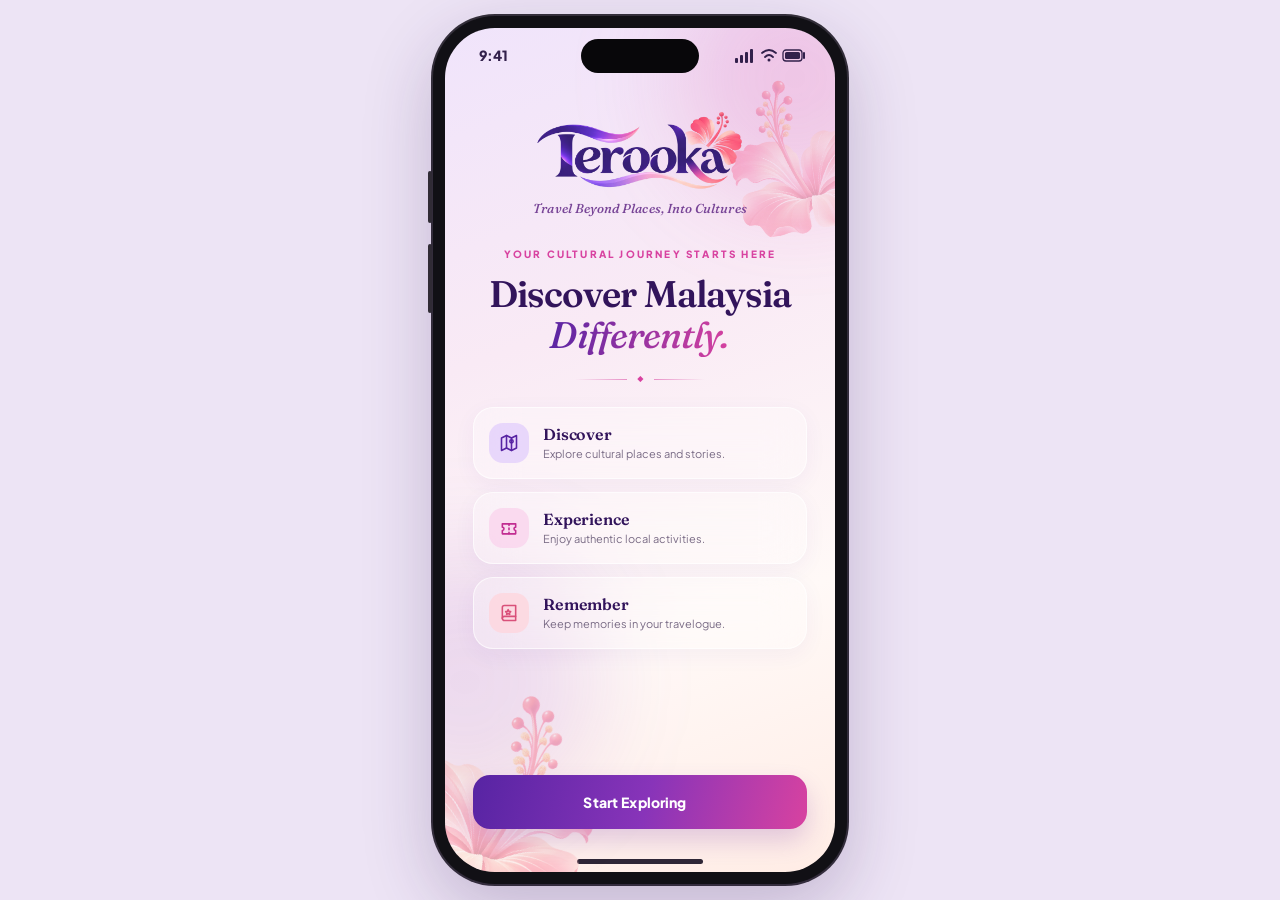
<file: index.html>
<!DOCTYPE html>
<html lang="en">
<head>
  <meta charset="UTF-8">
  <meta name="viewport" content="width=device-width, initial-scale=1, viewport-fit=cover">
  <meta name="theme-color" content="#EDE4F5">

  <title>Terooka — Discover Malaysia Differently</title>

  <link rel="preconnect" href="https://fonts.googleapis.com">
  <link rel="preconnect" href="https://fonts.gstatic.com" crossorigin>
  <!-- Fraunces: warm, soft serif for headings (matches the logo lettering)
       Plus Jakarta Sans: clean, friendly sans for body text -->
  <link href="https://fonts.googleapis.com/css2?family=Fraunces:ital,opsz,wght@0,9..144,400..700;1,9..144,400..700&family=Plus+Jakarta+Sans:wght@400;500;600;700;800&display=swap" rel="stylesheet">

  <style>
    :root {
      --purple: #5724A3;
      --pink: #D842A0;
      --ink: #32204B;
      --muted: #796B85;
      --outer: #EDE4F5;
      --serif: 'Fraunces', Georgia, serif;
      --sans: 'Plus Jakarta Sans', sans-serif;
    }

    * { box-sizing: border-box; }

    html, body { margin: 0; min-height: 100%; }

    body {
      background: var(--outer);
      font-family: var(--sans);
      color: var(--ink);
      min-height: 100dvh;
      display: grid;
      place-items: center;
      overflow: hidden;
    }

    /* =========================
       PHONE FRAME
    ========================= */

    .stage {
      width: 414px;
      height: 868px;
      flex-shrink: 0;
      transform-origin: center;
    }

    .phone {
      width: 414px;
      height: 868px;
      padding: 12px;
      background: #111015;
      border-radius: 62px;
      position: relative;
      box-shadow: 0 24px 70px rgba(54,25,88,.23), 0 0 0 2px #343039;
    }

    .phone::before,
    .phone::after {
      content: "";
      position: absolute;
      left: -5px;
      width: 4px;
      background: #302b35;
      border-radius: 4px;
    }
    .phone::before { top: 155px; height: 52px; }
    .phone::after  { top: 228px; height: 69px; }

    /* =========================
       PHONE SCREEN
    ========================= */

    .screen {
      width: 390px;
      height: 844px;
      border-radius: 50px;
      position: relative;
      overflow: hidden;
      background: linear-gradient(160deg, #F0E4FB 0%, #F9EAF5 35%, #FFF9F7 70%, #FFECE5 100%);
    }

    /* soft colour glows for depth */
    .screen::before,
    .screen::after {
      content: "";
      position: absolute;
      border-radius: 50%;
      filter: blur(50px);
      pointer-events: none;
    }
    .screen::before {
      width: 240px; height: 240px;
      top: -70px; right: -80px;
      background: rgba(216,66,160,.20);
    }
    .screen::after {
      width: 260px; height: 260px;
      bottom: 60px; left: -110px;
      background: rgba(136,52,185,.15);
    }

    .island {
      position: absolute;
      z-index: 10;
      top: 11px;
      left: 50%;
      transform: translateX(-50%);
      height: 34px;
      width: 118px;
      background: #08070a;
      border-radius: 30px;
    }

    .status {
      position: absolute;
      top: 18px;
      left: 34px;
      right: 30px;
      z-index: 9;
      display: flex;
      justify-content: space-between;
      align-items: center;
      font-size: 14px;
      font-weight: 800;
    }

    /* =========================
       MAIN CONTENT
    ========================= */

    .content {
      position: relative;
      z-index: 2;
      height: 100%;
      display: flex;
      flex-direction: column;
      align-items: center;
      text-align: center;
      padding: 72px 28px 43px;
    }

    /* =========================
       LOGO AND SLOGAN
    ========================= */

    .brand {
      width: 100%;
      display: flex;
      flex-direction: column;
      align-items: center;
    }

    .logo {
      display: block;
      width: 215px;
      height: 100px;
      object-fit: contain;
    }

    .tagline {
      font-family: var(--serif);
      font-style: italic;
      font-size: 13px;
      font-weight: 500;
      color: #784597;
      letter-spacing: .005em;
      margin: 0;
    }

    /* =========================
       MAIN HEADLINE
    ========================= */

    .intro {
      margin-top: 32px;
      width: 100%;
    }

    .eyebrow {
      font-size: 10px;
      font-weight: 800;
      letter-spacing: .22em;
      text-transform: uppercase;
      color: var(--pink);
      margin: 0 0 14px;
    }

    h1 {
      font-family: var(--serif);
      font-optical-sizing: auto;
      font-size: 37px;
      font-weight: 600;
      line-height: 1.1;
      letter-spacing: -.025em;
      color: #32145B;
      margin: 0;
    }

    /* the word "Differently." gets the italic + gradient treatment */
    h1 em {
      font-style: italic;
      font-weight: 500;
      background: linear-gradient(100deg, var(--purple), var(--pink));
      -webkit-background-clip: text;
      background-clip: text;
      color: transparent;
      padding-right: .06em; /* stops italic tail from clipping */
    }

    /* small ornament divider */
    .ornament {
      display: flex;
      align-items: center;
      justify-content: center;
      gap: 10px;
      margin: 20px auto 0;
      width: 130px;
      color: var(--pink);
    }
    .ornament::before,
    .ornament::after {
      content: "";
      flex: 1;
      height: 1px;
      background: linear-gradient(90deg, transparent, rgba(216,66,160,.55));
    }
    .ornament::after {
      background: linear-gradient(270deg, transparent, rgba(216,66,160,.55));
    }
    .ornament span {
      font-size: 8px;
      line-height: 1;
    }

    /* =========================
       GLASS FEATURE CARDS
    ========================= */

    .features {
      width: 100%;
      margin-top: 24px;
      display: flex;
      flex-direction: column;
      gap: 13px;
      text-align: left;
    }

    .feature {
      display: flex;
      align-items: center;
      gap: 14px;
      min-height: 72px;
      padding: 13px 15px;
      background: rgba(255,255,255,.28);
      border: 1px solid rgba(255,255,255,.65);
      border-radius: 20px;
      backdrop-filter: blur(20px);
      -webkit-backdrop-filter: blur(20px);
      box-shadow: 0 6px 22px rgba(87,36,163,.05);
      transition: transform .3s ease, background .3s ease, box-shadow .3s ease, border-color .3s ease;
    }

    .feature:hover {
      transform: translateY(-5px) scale(1.015);
      background: rgba(255,255,255,.55);
      border-color: rgba(255,255,255,.95);
      box-shadow: 0 14px 30px rgba(87,36,163,.12), 0 0 20px rgba(216,66,160,.07);
    }

    .icon-wrap {
      width: 40px;
      height: 40px;
      flex: 0 0 40px;
      display: grid;
      place-items: center;
      border-radius: 14px;
    }

    .feature:nth-child(1) .icon-wrap { background: rgba(224,202,252,.7); color: var(--purple); }
    .feature:nth-child(2) .icon-wrap { background: rgba(250,208,235,.7); color: #C12D91; }
    .feature:nth-child(3) .icon-wrap { background: rgba(255,211,218,.7); color: #D9517A; }

    .feature svg { width: 20px; height: 20px; stroke-width: 1.9; }

    .feature h2 {
      font-family: var(--serif);
      font-size: 16px;
      font-weight: 600;
      letter-spacing: -.01em;
      margin: 0 0 2px;
      color: #32145B;
    }

    .feature p {
      font-size: 11px;
      line-height: 1.5;
      color: var(--muted);
      margin: 0;
    }

    /* =========================
       START EXPLORING BUTTON
    ========================= */

    .bottom {
      margin-top: auto;
      width: 100%;
    }

    .cta {
      display: flex;
      justify-content: center;
      align-items: center;
      gap: 10px;
      min-height: 54px;
      width: 100%;
      border-radius: 17px;
      background: linear-gradient(105deg, var(--purple), #8834B9 52%, var(--pink));
      color: white;
      text-decoration: none;
      font-size: 14px;
      font-weight: 800;
      letter-spacing: .01em;
      box-shadow: 0 12px 24px rgba(112,42,159,.2);
      transition: transform .25s, filter .25s;
    }

    .cta span { transition: transform .25s; }
    .cta:hover { transform: translateY(-3px); filter: brightness(1.08); }
    .cta:hover span { transform: translateX(4px); }
    .cta:focus-visible { outline: 3px solid var(--pink); outline-offset: 4px; }

    .homebar {
      position: absolute;
      bottom: 8px;
      left: 50%;
      transform: translateX(-50%);
      width: 126px;
      height: 5px;
      background: #2F2837;
      border-radius: 20px;
    }

    .bloom {
      position: absolute;
      z-index: 1;
      pointer-events: none;
      height: auto;
      object-fit: contain;
      user-select: none;
    }
    .bloom-top {
      width: 195px;
      top: 72px;
      right: -80px;
      opacity: 0.27;
      transform: rotate(23deg) scaleX(-1);
    }
    .bloom-bottom {
      width: 270px;
      bottom: -65px;
      left: -105px;
      opacity: .31;
      transform: rotate(-22deg);
    }

    /* =========================
       MOBILE RESPONSIVE
    ========================= */

    @media (max-width: 500px) {
      body { display: block; overflow: auto; }

      .stage, .phone {
        width: 100%;
        height: 100dvh;
        transform: none !important;
      }

      .phone { padding: 0; border-radius: 0; box-shadow: none; }

      .phone::before, .phone::after, .island, .status, .homebar { display: none; }

      .screen {
        width: 100%;
        height: 100%;
        min-height: 650px;
        border-radius: 0;
      }

      .content { padding-top: 45px; padding-bottom: 28px; }
      .intro { margin-top: 26px; }
      h1 { font-size: 35px; }
      .features { margin-top: 22px; }
    }

    /* SHORT MOBILE SCREENS */
    @media (max-height: 740px) and (max-width: 500px) {
      .content { padding-top: 30px; }
      .logo { height: 85px; }
      .intro { margin-top: 16px; }
      h1 { font-size: 31px; }
      .ornament { margin-top: 14px; }
      .features { margin-top: 16px; gap: 9px; }
      .feature { padding: 10px 12px; min-height: 64px; }
    }

    /* gentle entrance animation */
    @media (prefers-reduced-motion: no-preference) {
      .brand, .intro, .feature, .bottom {
        opacity: 0;
        transform: translateY(14px);
        animation: rise .7s cubic-bezier(.2,.7,.2,1) forwards;
      }
      .intro { animation-delay: .12s; }
      .feature:nth-child(1) { animation-delay: .24s; }
      .feature:nth-child(2) { animation-delay: .34s; }
      .feature:nth-child(3) { animation-delay: .44s; }
      .bottom { animation-delay: .56s; }
    }

    @keyframes rise {
      to { opacity: 1; transform: none; }
    }

    @media (prefers-reduced-motion: reduce) {
      .feature, .cta, .cta span { transition: none; }
    }
  </style>
</head>

<body>

<div class="stage" id="stage">
  <div class="phone">
    <div class="screen">

      <img class="bloom bloom-top" src="img/hibiscus.png" alt="" aria-hidden="true">
      <img class="bloom bloom-bottom" src="img/hibiscus.png" alt="" aria-hidden="true">

      <div class="island"></div>

      <div class="status">
        <span>9:41</span>
        <svg width="70" height="15" viewBox="0 0 70 15" fill="none" aria-label="Signal, Wi-Fi and battery">
          <g fill="#32204B">
            <rect x="0" y="10" width="3" height="5" rx="1"/>
            <rect x="5" y="7" width="3" height="8" rx="1"/>
            <rect x="10" y="4" width="3" height="11" rx="1"/>
            <rect x="15" y="1" width="3" height="14" rx="1"/>
          </g>
          <g stroke="#32204B" stroke-width="1.8" stroke-linecap="round">
            <path d="M27 5Q34-1 41 5"/>
            <path d="M30 9Q34 5 38 9"/>
          </g>
          <circle cx="34" cy="12" r="1.5" fill="#32204B"/>
          <rect x="48" y="2" width="19" height="11" rx="3" stroke="#32204B" stroke-width="1.3"/>
          <rect x="50" y="4" width="15" height="7" rx="1.6" fill="#32204B"/>
          <path d="M69 5v5" stroke="#32204B" stroke-width="2" stroke-linecap="round"/>
        </svg>
      </div>

      <main class="content">

        <!-- LOGO AND SLOGAN -->
        <header class="brand">
          <img src="img/terooka.png" alt="Terooka logo" class="logo">
          <p class="tagline">Travel Beyond Places, Into Cultures</p>
        </header>

        <!-- MAIN HEADLINE -->
        <section class="intro">
          <p class="eyebrow">Your cultural journey starts here</p>
          <h1>Discover Malaysia<br><em>Differently.</em></h1>
          <div class="ornament" aria-hidden="true"><span>◆</span></div>
        </section>

        <!-- GLASS FEATURE CARDS -->
        <section class="features" aria-label="Terooka features">

          <div class="feature">
            <div class="icon-wrap">
              <svg viewBox="0 0 24 24" fill="none" stroke="currentColor" stroke-linecap="round" stroke-linejoin="round">
                <path d="m3 6 6-3 6 3 6-3v15l-6 3-6-3-6 3V6Z"/>
                <path d="M9 3v15M15 6v15"/>
                <circle cx="15" cy="10" r="2"/>
              </svg>
            </div>
            <div>
              <h2>Discover</h2>
              <p>Explore cultural places and stories.</p>
            </div>
          </div>

          <div class="feature">
            <div class="icon-wrap">
              <svg viewBox="0 0 24 24" fill="none" stroke="currentColor" stroke-linecap="round" stroke-linejoin="round">
                <path d="M4 7h16v4a2 2 0 0 0 0 4v4H4v-4a2 2 0 0 0 0-4V7Z"/>
                <path d="M12 7v2m0 3v2m0 3v2"/>
              </svg>
            </div>
            <div>
              <h2>Experience</h2>
              <p>Enjoy authentic local activities.</p>
            </div>
          </div>

          <div class="feature">
            <div class="icon-wrap">
              <svg viewBox="0 0 24 24" fill="none" stroke="currentColor" stroke-linecap="round" stroke-linejoin="round">
                <path d="M4 5.5A2.5 2.5 0 0 1 6.5 3H20v18H6.5A2.5 2.5 0 0 1 4 18.5Z"/>
                <path d="M4 18.5A2.5 2.5 0 0 1 6.5 16H20"/>
                <path d="m11 8 1 2 2 .3-1.5 1.5.4 2-1.9-1-1.9 1 .4-2L8 10.3l2-.3Z"/>
              </svg>
            </div>
            <div>
              <h2>Remember</h2>
              <p>Keep memories in your travelogue.</p>
            </div>
          </div>

        </section>

        <!-- START BUTTON -->
        <div class="bottom">
          <a class="cta" href="auth.html#signup">
            Start Exploring
            <span aria-hidden="true"></span>
          </a>
        </div>

      </main>

      <div class="homebar"></div>

    </div>
  </div>
</div>

<script>
  (function () {
    const stage = document.getElementById('stage');

    function fit() {
      if (window.innerWidth <= 500) {
        stage.style.transform = '';
        return;
      }
      const scale = Math.min(1, (window.innerHeight - 28) / 868, (window.innerWidth - 28) / 414);
      stage.style.transform = `scale(${scale})`;
    }

    fit();
    window.addEventListener('resize', fit);
  })();
</script>

</body>
</html>
</file>
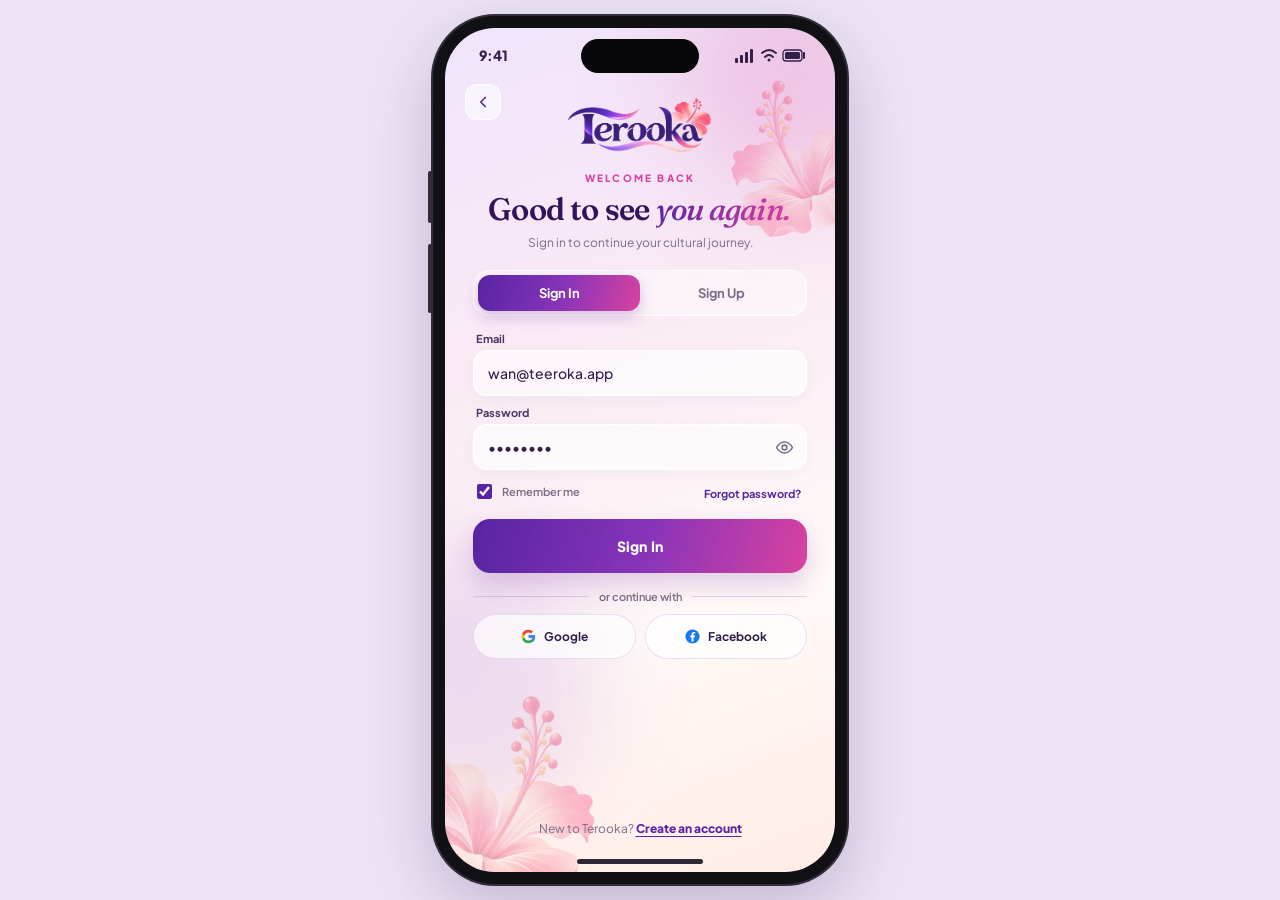
<file: auth.html>
<!DOCTYPE html>
<html lang="en">
<head>
  <meta charset="UTF-8">
  <meta name="viewport" content="width=device-width, initial-scale=1, viewport-fit=cover">
  <meta name="theme-color" content="#EDE4F5">
  <title>Sign In — Terooka</title>

  <link rel="preconnect" href="https://fonts.googleapis.com">
  <link rel="preconnect" href="https://fonts.gstatic.com" crossorigin>
  <link href="https://fonts.googleapis.com/css2?family=Fraunces:ital,opsz,wght@0,9..144,400..700;1,9..144,400..700&family=Plus+Jakarta+Sans:wght@400;500;600;700;800&display=swap" rel="stylesheet">

  <style>
    :root {
      --purple: #5724A3;
      --pink: #D842A0;
      --ink: #32204B;
      --muted: #796B85;
      --outer: #EDE4F5;
      --error: #C0224F;
      --serif: 'Fraunces', Georgia, serif;
      --sans: 'Plus Jakarta Sans', sans-serif;
    }

    * { box-sizing: border-box; }

    html, body {
      margin: 0;
      min-height: 100%;
    }

    body {
      background: var(--outer);
      font-family: var(--sans);
      color: var(--ink);
      min-height: 100dvh;
      display: grid;
      place-items: center;
      overflow: hidden;
    }

    /* PHONE FRAME */
    .stage {
      width: 414px;
      height: 868px;
      flex-shrink: 0;
      transform-origin: center;
    }

    .phone {
      width: 414px;
      height: 868px;
      padding: 12px;
      background: #111015;
      border-radius: 62px;
      position: relative;
      box-shadow: 0 24px 70px rgba(54,25,88,.23),
      0 0 0 2px #343039;
    }

    .phone::before,
    .phone::after {
      content: "";
      position: absolute;
      left: -5px;
      width: 4px;
      background: #302b35;
      border-radius: 4px;
    }

    .phone::before {
      top: 155px;
      height: 52px;
    }

    .phone::after {
      top: 228px;
      height: 69px;
    }

    .screen {
      width: 390px;
      height: 844px;
      border-radius: 50px;
      position: relative;
      overflow: hidden;
      background: linear-gradient(
        160deg,
        #F0E4FB 0%,
        #F9EAF5 35%,
        #FFF9F7 70%,
        #FFECE5 100%
      );
    }

    .screen::before,
    .screen::after {
      content: "";
      position: absolute;
      border-radius: 50%;
      filter: blur(50px);
      pointer-events: none;
    }

    .screen::before {
      width: 240px;
      height: 240px;
      top: -70px;
      right: -80px;
      background: rgba(216,66,160,.20);
    }

    .screen::after {
      width: 260px;
      height: 260px;
      bottom: 60px;
      left: -110px;
      background: rgba(136,52,185,.15);
    }

    /* HIBISCUS BACKGROUND */
    .bloom {
      position: absolute;
      z-index: 1;
      pointer-events: none;
      height: auto;
      object-fit: contain;
      user-select: none;
    }

    .bloom-top {
      width: 195px;
      top: 72px;
      right: -80px;
      opacity: 0.27;
      transform: rotate(23deg) scaleX(-1);
    }

    .bloom-bottom {
      width: 270px;
      bottom: -65px;
      left: -105px;
      opacity: 0.31;
      transform: rotate(-22deg);
    }

    /* PHONE DETAILS */
    .island {
      position: absolute;
      z-index: 10;
      top: 11px;
      left: 50%;
      transform: translateX(-50%);
      height: 34px;
      width: 118px;
      background: #08070a;
      border-radius: 30px;
    }

    .status {
      position: absolute;
      top: 18px;
      left: 34px;
      right: 30px;
      z-index: 9;
      display: flex;
      justify-content: space-between;
      align-items: center;
      font-size: 14px;
      font-weight: 800;
    }

    .homebar {
      position: absolute;
      bottom: 8px;
      left: 50%;
      transform: translateX(-50%);
      width: 126px;
      height: 5px;
      background: #2F2837;
      border-radius: 20px;
      z-index: 5;
    }

    /* CONTENT */
    .content {
      position: relative;
      z-index: 2;
      height: 100%;
      display: flex;
      flex-direction: column;
      align-items: center;
      padding: 62px 28px 30px;
      overflow-y: auto;
      scrollbar-width: none;
    }

    .content::-webkit-scrollbar {
      display: none;
    }

    .logo {
      display: block;
      width: 150px;
      height: 70px;
      object-fit: contain;
      flex-shrink: 0;
    }

    .heading {
      text-align: center;
      margin-top: 12px;
    }

    .eyebrow {
      font-size: 10px;
      font-weight: 800;
      letter-spacing: .22em;
      text-transform: uppercase;
      color: var(--pink);
      margin: 0 0 8px;
    }

    h1 {
      font-family: var(--serif);
      font-size: 31px;
      font-weight: 600;
      line-height: 1.1;
      letter-spacing: -.025em;
      color: #32145B;
      margin: 0;
    }

    h1 em {
      font-style: italic;
      font-weight: 500;
      padding-right: .06em;
      background: linear-gradient(
        100deg,
        var(--purple),
        var(--pink)
      );
      -webkit-background-clip: text;
      background-clip: text;
      color: transparent;
    }

    .sub {
      font-size: 12px;
      color: var(--muted);
      margin: 8px 0 0;
      line-height: 1.5;
    }

    /* TABS */
    .tabs {
      position: relative;
      display: grid;
      grid-template-columns: 1fr 1fr;
      width: 100%;
      margin-top: 18px;
      padding: 4px;
      background: rgba(255,255,255,.45);
      border: 1px solid rgba(255,255,255,.7);
      border-radius: 16px;
      flex-shrink: 0;
    }

    .tab {
      position: relative;
      z-index: 1;
      border: 0;
      background: none;
      cursor: pointer;
      font: 700 13px var(--sans);
      color: var(--muted);
      padding: 10px 0;
      border-radius: 12px;
      transition: color .25s;
    }

    .tab[aria-selected="true"] {
      color: #fff;
    }

    .pill {
      position: absolute;
      top: 4px;
      bottom: 4px;
      left: 4px;
      width: calc(50% - 4px);
      border-radius: 12px;
      background: linear-gradient(
        105deg,
        var(--purple),
        #8834B9 52%,
        var(--pink)
      );
      box-shadow: 0 6px 14px rgba(112,42,159,.25);
      transition: transform .3s cubic-bezier(.2,.7,.2,1);
    }

    .tabs[data-mode="signup"] .pill {
      transform: translateX(100%);
    }

    /* FORM */
    form {
      width: 100%;
      margin-top: 16px;
      display: flex;
      flex-direction: column;
      gap: 10px;
      flex: 1;
    }

    .field label {
      display: block;
      font-size: 11px;
      font-weight: 700;
      margin: 0 0 5px 3px;
      color: #4a3566;
    }

    .input-wrap {
      position: relative;
    }

    .input-wrap input {
      width: 100%;
      height: 46px;
      padding: 0 14px;
      font: 500 14px var(--sans);
      color: var(--ink);
      background: rgba(255,255,255,.6);
      border: 1.5px solid rgba(255,255,255,.9);
      border-radius: 14px;
      outline: none;
      box-shadow: 0 4px 14px rgba(87,36,163,.04);
      transition: border-color .2s,
      box-shadow .2s,
      background .2s;
    }

    .input-wrap input::placeholder {
      color: #aa9db6;
    }

    .input-wrap input:focus {
      background: rgba(255,255,255,.85);
      border-color: #B77BDB;
      box-shadow: 0 0 0 4px rgba(184,123,219,.18);
    }

    .field.invalid input {
      border-color: var(--error);
    }

    .has-toggle input {
      padding-right: 46px;
    }

    .toggle {
      position: absolute;
      top: 50%;
      right: 6px;
      transform: translateY(-50%);
      width: 34px;
      height: 34px;
      border: 0;
      background: none;
      cursor: pointer;
      display: grid;
      place-items: center;
      color: var(--muted);
      border-radius: 10px;
    }

    .toggle svg {
      width: 19px;
      height: 19px;
    }

    .err {
      display: block;
      font-size: 10.5px;
      font-weight: 600;
      color: var(--error);
      margin: 4px 0 0 3px;
    }

    .err:empty {
      display: none;
    }

    .signup-only {
      display: none;
    }

    form[data-mode="signup"] .signup-only {
      display: block;
    }

    /* PRIVACY POLICY */
    .policy {
      font-size: 10.5px;
      color: var(--muted);
      line-height: 1.6;
    }

    .policy label {
      display: flex;
      align-items: flex-start;
      gap: 9px;
      cursor: pointer;
    }

    .policy input {
      accent-color: var(--purple);
      width: 15px;
      height: 15px;
      flex: 0 0 15px;
      margin-top: 2px;
    }

    .policy a {
      color: var(--purple);
      font-weight: 700;
    }

    /* FORGOT PASSWORD */
    .forgot-line {
      text-align: right;
      margin-top: -4px;
    }

    .forgot-line button {
      border: 0;
      background: none;
      color: var(--purple);
      font: 700 11px var(--sans);
      cursor: pointer;
    }

    /* MESSAGES */
    .form-msg {
      font-size: 12px;
      font-weight: 600;
      text-align: center;
      color: var(--error);
      background: rgba(192,34,79,.07);
      border-radius: 12px;
      padding: 10px 12px;
    }

    .form-msg:empty {
      display: none;
    }

    .form-msg.ok {
      color: #1F7A4D;
      background: rgba(31,122,77,.09);
    }

    /* BUTTON */
    .cta {
      border-radius: 999px;
      margin-top: 2px;
      flex-shrink: 0;
      display: flex;
      justify-content: center;
      align-items: center;
      min-height: 54px;
      width: 100%;
      border: 0;
      border-radius: 17px;
      cursor: pointer;
      background: linear-gradient(
        105deg,
        var(--purple),
        #8834B9 52%,
        var(--pink)
      );
      color: #fff;
      font: 800 14px var(--sans);
      letter-spacing: .01em;
      box-shadow: 0 12px 24px rgba(112,42,159,.2);
      transition: transform .25s,
      filter .25s,
      opacity .25s;
    }

    .cta:hover {
      transform: translateY(-3px);
      filter: brightness(1.08);
    }

    .cta:disabled {
      opacity: .65;
      cursor: wait;
    }

    .switch {
      text-align: center;
      font-size: 12px;
      color: var(--muted);
      margin: 14px 0 6px;
      flex-shrink: 0;
    }

    .switch button {
      border: 0;
      background: none;
      padding: 0;
      cursor: pointer;
      font: 800 12px var(--sans);
      color: var(--purple);
      text-decoration: underline;
      text-underline-offset: 3px;
    }

    .back {
      position: absolute;
      z-index: 6;
      top: 56px;
      left: 20px;
      width: 36px;
      height: 36px;
      display: grid;
      place-items: center;
      background: rgba(255,255,255,.55);
      border: 1px solid rgba(255,255,255,.8);
      border-radius: 12px;
      color: var(--purple);
      text-decoration: none;
    }

    .back svg {
      width: 18px;
      height: 18px;
    }

    /* RESPONSIVE */
    @media (max-width: 500px) {
      body {
        display: block;
        overflow: auto;
      }

      .stage,
      .phone {
        width: 100%;
        height: 100dvh;
        transform: none !important;
      }

      .phone {
        padding: 0;
        border-radius: 0;
        box-shadow: none;
      }

      .phone::before,
      .phone::after,
      .island,
      .status,
      .homebar {
        display: none;
      }

      .screen {
        width: 100%;
        height: 100%;
        min-height: 650px;
        border-radius: 0;
      }

      .content {
        padding-top: 40px;
      }

      .back {
        top: 22px;
      }
    }

    @media (prefers-reduced-motion: no-preference) {
      .heading,
      .tabs,
      form {
        opacity: 0;
        transform: translateY(12px);
        animation: rise .6s cubic-bezier(.2,.7,.2,1) forwards;
      }

      .tabs {
        animation-delay: .1s;
      }

      form {
        animation-delay: .2s;
      }
    }

    @keyframes rise {
      to {
        opacity: 1;
        transform: none;
      }
    }

    @media (prefers-reduced-motion: reduce) {
      .pill,
      .cta,
      .tab {
        transition: none;
      }
    }

    /* Sign-in extras */
    .remember-forgot { display:flex;align-items:center;justify-content:space-between;gap:8px;margin:1px 0 5px; }
    .remember-row { display:flex;align-items:center;gap:7px;font-size:11px;font-weight:600;color:var(--muted);cursor:pointer; }
    .remember-row input { width:15px;height:15px;accent-color:var(--purple); }
    .remember-forgot .forgot-line { margin:0; }
    .divider-row { display:flex;align-items:center;gap:10px;margin:7px 0 1px; }
    .divider-line { height:1px;flex:1;background:rgba(87,36,163,.16); }
    .divider-text {font-size:11px;font-weight:600;color:var(--muted);white-space:nowrap;}
    .social-row {display:grid;grid-template-columns:1fr 1fr;gap:9px;}
    .btn-social {min-height:45px;border-radius:999px;border:1px solid rgba(87,36,163,.13);background:rgba(255,255,255,.7);font:700 12px var(--sans);color:var(--ink);cursor:pointer;display:flex;align-items:center;justify-content:center;gap:7px;}
    .btn-social:hover {background:white;}
    .btn-social svg {width:17px;height:17px;}
  </style>
</head>

<body>
<div class="stage" id="stage">
  <div class="phone">
    <div class="screen">

      <!-- HIBISCUS -->
      <img
        class="bloom bloom-top"
        src="img/hibiscus.png"
        alt=""
        aria-hidden="true"
      >

      <img
        class="bloom bloom-bottom"
        src="img/hibiscus.png"
        alt=""
        aria-hidden="true"
      >

      <!-- PHONE STATUS -->
      <div class="island"></div>

      <div class="status">
        <span>9:41</span>
        <svg width="70" height="15" viewBox="0 0 70 15" fill="none">
          <g fill="#32204B">
            <rect x="0" y="10" width="3" height="5" rx="1"/>
            <rect x="5" y="7" width="3" height="8" rx="1"/>
            <rect x="10" y="4" width="3" height="11" rx="1"/>
            <rect x="15" y="1" width="3" height="14" rx="1"/>
          </g>
          <g stroke="#32204B" stroke-width="1.8" stroke-linecap="round">
            <path d="M27 5Q34-1 41 5"/>
            <path d="M30 9Q34 5 38 9"/>
          </g>
          <circle cx="34" cy="12" r="1.5" fill="#32204B"/>
          <rect x="48" y="2" width="19" height="11" rx="3" stroke="#32204B" stroke-width="1.3"/>
          <rect x="50" y="4" width="15" height="7" rx="1.6" fill="#32204B"/>
          <path d="M69 5v5" stroke="#32204B" stroke-width="2" stroke-linecap="round"/>
        </svg>
      </div>

      <!-- BACK -->
      <a class="back" href="index.html" aria-label="Back">
        <svg viewBox="0 0 24 24" fill="none"
             stroke="currentColor" stroke-width="2.2"
             stroke-linecap="round" stroke-linejoin="round">
          <path d="m15 18-6-6 6-6"/>
        </svg>
      </a>

      <main class="content">

        <!-- LOGO -->
        <img
          src="img/terooka.png"
          alt="Terooka"
          class="logo"
        >

        <!-- HEADING -->
        <header class="heading" aria-live="polite">
          <p class="eyebrow" id="eyebrow">Welcome back</p>

          <h1 id="title">
            Good to see <em>you again.</em>
          </h1>

          <p class="sub" id="sub">
            Sign in to continue your cultural journey.
          </p>
        </header>

        <!-- TABS -->
        <div class="tabs" id="tabs" role="tablist"
             aria-label="Account" data-mode="signin">

          <span class="pill" aria-hidden="true"></span>

          <button
            class="tab"
            id="tab-signin"
            type="button"
            role="tab"
            aria-selected="true"
            aria-controls="form"
            data-mode="signin">
            Sign In
          </button>

          <button
            class="tab"
            id="tab-signup"
            type="button"
            role="tab"
            aria-selected="false"
            aria-controls="form"
            data-mode="signup">
            Sign Up
          </button>
        </div>

        <!-- FORM -->
        <form
          id="form"
          role="tabpanel"
          data-mode="signin"
          novalidate
          aria-labelledby="tab-signin">

          <!-- FULL NAME -->
          <div class="field signup-only" data-field="name">
            <label for="name">Full name</label>
            <div class="input-wrap">
              <input
                id="name"
                name="name"
                type="text"
                autocomplete="name"
                placeholder="e.g. Aisyah Rahman"
              >
            </div>
            <span class="err" id="err-name"></span>
          </div>



          <!-- EMAIL -->
          <div class="field" data-field="email">
            <label for="email">Email</label>
            <div class="input-wrap">
              <input
                id="email"
                name="email"
                type="email"
                autocomplete="email"
                placeholder="your@email.com"
                value="wan@teeroka.app"
              >
            </div>
            <span class="err" id="err-email"></span>
          </div>

          <!-- PASSWORD -->
          <div class="field" data-field="password">
            <label for="password">Password</label>
            <div class="input-wrap has-toggle">
              <input
                id="password"
                name="password"
                type="password"
                autocomplete="current-password"
                placeholder="Enter password"
                value="wan12345"
              >
              <button
                class="toggle"
                type="button"
                aria-label="Show password"
                data-target="password">
              </button>
            </div>
            <span class="err" id="err-password"></span>
          </div>

          <!-- CONFIRM PASSWORD -->
          <div class="field signup-only" data-field="confirm">
            <label for="confirm">Confirm password</label>
            <div class="input-wrap has-toggle">
              <input
                id="confirm"
                name="confirm"
                type="password"
                autocomplete="new-password"
                placeholder="Re-enter your password"
              >
              <button
                class="toggle"
                type="button"
                aria-label="Show password"
                data-target="confirm">
              </button>
            </div>
            <span class="err" id="err-confirm"></span>
          </div>

          <!-- PRIVACY POLICY -->
          <div class="signup-only policy" id="policy-row">
            <label>
              <input type="checkbox" id="policy">
              <span>
                  I agree to the
                  <a href="privacy.html" target="_blank" rel="noopener">
                    Privacy Policy
                  </a>
                  and
                  <a href="terms.html" target="_blank" rel="noopener">
                    Terms of Use
                  </a>.
                </span>
            </label>
            <span class="err" id="err-policy"></span>
          </div>

          <!-- REMEMBER ME / FORGOT PASSWORD -->
          <div class="signin-only remember-forgot">
            <label class="remember-row"><input type="checkbox" id="remember" checked> Remember me</label>
            <div class="forgot-line"><button type="button" id="forgot">Forgot password?</button></div>
          </div>

          <!-- MESSAGE -->
          <div class="form-msg" id="msg" role="alert"></div>

          <!-- SUBMIT -->
          <button class="cta" id="submit" type="submit">
            Sign In
          </button>

          <div class="signin-only divider-row" aria-label="Other sign in options">
            <span class="divider-line"></span><span class="divider-text">or continue with</span><span class="divider-line"></span>
          </div>
          <div class="signin-only social-row">
            <button class="btn-social" type="button" data-social="Google"><svg viewBox="0 0 24 24" aria-hidden="true"><path fill="#4285F4" d="M21.35 12.25c0-.78-.07-1.53-.2-2.25H12v4.26h5.23a4.47 4.47 0 0 1-1.94 2.93v2.44h3.14c1.84-1.7 2.92-4.2 2.92-7.38Z"/><path fill="#34A853" d="M12 21.5c2.63 0 4.84-.87 6.45-2.37l-3.14-2.44c-.87.59-1.98.94-3.31.94a5.99 5.99 0 0 1-5.64-4.15H3.13v2.52A9.5 9.5 0 0 0 12 21.5Z"/><path fill="#FBBC05" d="M6.36 13.48a5.7 5.7 0 0 1 0-3.01V7.95H3.13a9.5 9.5 0 0 0 0 8.05l3.23-2.52Z"/><path fill="#EA4335" d="M12 6.37c1.43 0 2.71.49 3.72 1.46l2.79-2.79A9.1 9.1 0 0 0 12 2.5a9.5 9.5 0 0 0-8.87 5.45l3.23 2.52A5.99 5.99 0 0 1 12 6.37Z"/></svg> Google</button>
            <button class="btn-social" type="button" data-social="Facebook"><svg viewBox="0 0 24 24" aria-hidden="true"><circle cx="12" cy="12" r="10" fill="#1877F2"/><path fill="#fff" d="M13.4 19v-6h2l.3-2.4h-2.3V9.1c0-.7.2-1.2 1.2-1.2h1.2V5.7c-.2 0-1-.1-1.9-.1-2 0-3.3 1.2-3.3 3.4v1.6H8.7V13h1.9v6h2.8Z"/></svg> Facebook</button>
          </div>

        </form>

        <!-- SWITCH -->
        <p class="switch" id="switch">
          New to Terooka?
          <button type="button" id="switch-btn">
            Create an account
          </button>
        </p>

      </main>

      <div class="homebar"></div>
    </div>
  </div>
</div>

<script src="user-store.js"></script>
<script>
  (function () {
    'use strict';

    /* STORAGE */
    const USERS_KEY = 'terooka_users';
    const SESSION_KEY = 'terooka_session';
    const HOME = 'home.html';

    const $ = (selector, root = document) =>
      root.querySelector(selector);

    const $$ = (selector, root = document) =>
      Array.from(root.querySelectorAll(selector));

    function readUsers() {
      try {
        return JSON.parse(localStorage.getItem(USERS_KEY)) || [];
      } catch {
        return [];
      }
    }

    function writeUsers(users) {
      localStorage.setItem(USERS_KEY, JSON.stringify(users));
    }

    function setSession(user) {
      const saved = window.TerookaUser ? TerookaUser.read(user.email) : {};
      const displayName = saved.name && saved.name !== 'Demo Traveller' && saved.name !== 'Demo' ? saved.name : user.name;
      localStorage.setItem(
        SESSION_KEY,
        JSON.stringify({
          email: user.email,
          name: displayName,
          at: Date.now()
        })
      );
    }

    function getSession() {
      try {
        return JSON.parse(localStorage.getItem(SESSION_KEY));
      } catch {
        return null;
      }
    }

    /* PROTOTYPE PASSWORD HASHING */
    function makeSalt() {
      if (window.crypto && crypto.getRandomValues) {
        return Array.from(
          crypto.getRandomValues(new Uint8Array(12)),
          byte => byte.toString(16).padStart(2, '0')
        ).join('');
      }

      return Math.random().toString(36).slice(2);
    }

    async function hashPassword(password, salt) {
      const text = salt + password;

      if (window.crypto && crypto.subtle && window.TextEncoder) {
        const buffer = await crypto.subtle.digest(
          'SHA-256',
          new TextEncoder().encode(text)
        );

        return Array.from(
          new Uint8Array(buffer),
          byte => byte.toString(16).padStart(2, '0')
        ).join('');
      }

      let hash = 5381;

      for (let i = 0; i < text.length; i++) {
        hash = ((hash << 5) + hash + text.charCodeAt(i)) | 0;
      }

      return 'f' + (hash >>> 0).toString(16);
    }

    /* WAN PROTOTYPE ACCOUNT — local demo only */
    async function ensureWanUser() {
      const users = readUsers().filter(u => u.email !== 'demo@terooka.app');
      const email = 'wan@teeroka.app';
      let user = users.find(u => u.email === email);
      const salt = makeSalt();
      const hash = await hashPassword('wan12345', salt);
      if (!user) {
        user = { name: 'Wan', email, salt, hash, createdAt: Date.now() };
        users.push(user);
      }
      writeUsers(users);
      // Merge profile fields, never overwrite interests, avatar, journals, etc.
      if (window.TerookaUser) {
        const profile = TerookaUser.read(email);
        if (!profile.name || /^demo( traveller)?$/i.test(profile.name)) {
          TerookaUser.save(email, { name: 'Wan' });
        }
      }
    }

    /* Do not keep redirecting to an old Demo session */
    const existingSession = getSession();
    if (existingSession && existingSession.email === 'demo@terooka.app') {
      localStorage.removeItem(SESSION_KEY);
    } else if (existingSession) {
      if (existingSession.email === 'wan@teeroka.app') {
        const saved = window.TerookaUser ? TerookaUser.read(existingSession.email) : {};
        existingSession.name = saved.name && !/^demo( traveller)?$/i.test(saved.name) ? saved.name : 'Wan';
        localStorage.setItem(SESSION_KEY, JSON.stringify(existingSession));
      }
      window.location.replace(HOME);
      return;
    }

    /* PASSWORD VISIBILITY */
    const EYE = `
        <svg viewBox="0 0 24 24" fill="none"
             stroke="currentColor" stroke-width="1.9"
             stroke-linecap="round" stroke-linejoin="round">
          <path d="M2 12s3.6-7 10-7 10 7 10 7-3.6 7-10 7S2 12 2 12Z"/>
          <circle cx="12" cy="12" r="3"/>
        </svg>
      `;

    const EYE_OFF = `
        <svg viewBox="0 0 24 24" fill="none"
             stroke="currentColor" stroke-width="1.9"
             stroke-linecap="round" stroke-linejoin="round">
          <path d="M17.9 17.9A10.4 10.4 0 0 1 12 19C5.6 19 2 12 2 12a18.6 18.6 0 0 1 4.1-5.2M9.9 5.2A9.9 9.9 0 0 1 12 5c6.4 0 10 7 10 7a18.5 18.5 0 0 1-2.2 3.2M1 1l22 22"/>
        </svg>
      `;

    $$('.toggle').forEach(button => {
      button.innerHTML = EYE;

      button.addEventListener('click', () => {
        const input = document.getElementById(
          button.dataset.target
        );

        const show = input.type === 'password';

        input.type = show ? 'text' : 'password';
        button.innerHTML = show ? EYE_OFF : EYE;
        button.setAttribute(
          'aria-label',
          show ? 'Hide password' : 'Show password'
        );
      });
    });

    /* FORM MODES */
    const form = $('#form');
    const tabs = $('#tabs');
    const msg = $('#msg');
    const submitBtn = $('#submit');

    const COPY = {
      signin: {
        eyebrow: 'Welcome back',
        title: 'Good to see <em>you again.</em>',
        sub: 'Sign in to continue your cultural journey.',
        btn: 'Sign In',
        sw: 'New to Terooka? ',
        swBtn: 'Create an account',
        pwAuto: 'current-password',
        doc: 'Sign In — Terooka'
      },

      signup: {
        eyebrow: 'Join the journey',
        title: 'Create your <em>account.</em>',
        sub: 'Save places, plan experiences and keep your travelogue.',
        btn: 'Create Account',
        sw: 'Already have an account? ',
        swBtn: 'Sign in',
        pwAuto: 'new-password',
        doc: 'Sign Up — Terooka'
      }
    };

    function clearErrors() {
      $$('.field').forEach(field => {
        field.classList.remove('invalid');
      });

      $$('.err').forEach(error => {
        error.textContent = '';
      });

      msg.textContent = '';
      msg.className = 'form-msg';
    }

    function setMode(mode) {
      const content = COPY[mode];

      const previousMode = form.dataset.mode;
      form.dataset.mode = mode;
      tabs.dataset.mode = mode;
      if (previousMode !== mode) {
        $('#password').value = mode === 'signin' ? 'wan12345' : '';
        $('#email').value = mode === 'signin' ? ((localStorage.getItem('terooka_remembered_email') === 'demo@terooka.app' ? 'wan@teeroka.app' : (localStorage.getItem('terooka_remembered_email') || 'wan@teeroka.app'))) : '';
      }
      form.setAttribute('aria-labelledby', 'tab-' + mode);

      $$('.tab').forEach(tab => {
        tab.setAttribute(
          'aria-selected',
          String(tab.dataset.mode === mode)
        );
      });

      $('#eyebrow').textContent = content.eyebrow;
      $('#title').innerHTML = content.title;
      $('#sub').textContent = content.sub;

      submitBtn.textContent = content.btn;

      $('#switch').firstChild.nodeValue = content.sw;
      $('#switch-btn').textContent = content.swBtn;

      $('#password').setAttribute(
        'autocomplete',
        content.pwAuto
      );

      $('#policy-row').style.display =
        mode === 'signup' ? 'block' : 'none';

      $$('.signin-only').forEach(node => {
        node.style.display = mode === 'signin' ? (node.classList.contains('social-row') ? 'grid' : node.classList.contains('remember-forgot') || node.classList.contains('divider-row') ? 'flex' : 'block') : 'none';
      });

      document.title = content.doc;

      clearErrors();

      history.replaceState(null, '', '#' + mode);
    }

    $$('.tab').forEach(tab => {
      tab.addEventListener('click', () => {
        setMode(tab.dataset.mode);
      });
    });

    $('#switch-btn').addEventListener('click', () => {
      setMode(
        form.dataset.mode === 'signin' ? 'signup' : 'signin'
      );
    });

    /* FORGOT PASSWORD — DEMO */
    $('#forgot').addEventListener('click', () => {
      msg.className = 'form-msg';
      msg.textContent =
        'Password reset requires a verified email service. ' +
        'This prototype cannot securely reset passwords yet.';

      msg.scrollIntoView({
        block: 'nearest',
        behavior: 'smooth'
      });
    });

    /* VALIDATION */
    const EMAIL_RE = /^[^\s@]+@[^\s@]+\.[^\s@]{2,}$/;

    function fieldError(name, message) {
      const field = document.querySelector(
        '[data-field="' + name + '"]'
      );

      if (field) {
        field.classList.add('invalid');
      }

      const error = $('#err-' + name);

      if (error) {
        error.textContent = message;
      }
    }

    function validate(mode, values) {
      let valid = true;

      if (mode === 'signup') {
        if (values.name.length < 2) {
          fieldError('name', 'Please enter your full name.');
          valid = false;
        }

        if (!EMAIL_RE.test(values.email)) {
          fieldError('email', 'Enter a valid email address.');
          valid = false;
        }

        if (!$('#policy').checked) {
          $('#err-policy').textContent =
            'Please agree to the Privacy Policy and Terms of Use.';
          valid = false;
        }

        if (values.password.length < 8) {
          fieldError(
            'password',
            'Password must contain at least 8 characters.'
          );
          valid = false;
        } else if (
          !/[A-Za-z]/.test(values.password) ||
          !/\d/.test(values.password)
        ) {
          fieldError(
            'password',
            'Include at least one letter and one number.'
          );
          valid = false;
        }

        if (values.confirm !== values.password) {
          fieldError('confirm', 'Passwords do not match.');
          valid = false;
        }

      } else {
        if (!EMAIL_RE.test(values.email)) {
          fieldError('email', 'Enter a valid email address.');
          valid = false;
        }

        if (!values.password) {
          fieldError('password', 'Enter your password.');
          valid = false;
        }
      }

      return valid;
    }

    /* SUBMIT BUTTON STATE */
    function busy(isBusy) {
      submitBtn.disabled = isBusy;

      if (isBusy) {
        submitBtn.textContent = 'Please wait…';
      } else {
        submitBtn.textContent = COPY[form.dataset.mode].btn;
      }
    }

    /* SUCCESS */
    function finish(user) {
      msg.className = 'form-msg ok';

      msg.textContent =
        'Welcome, ' +
        user.name.split(' ')[0] +
        '! Taking you in…';

      setTimeout(() => {
        window.location.href = HOME;
      }, 700);
    }

    /* SIGN IN / SIGN UP */
    form.addEventListener('submit', async event => {
      event.preventDefault();

      clearErrors();

      const mode = form.dataset.mode;

      const values = {
        name: $('#name').value.trim(),
        email: $('#email').value.trim().toLowerCase(),
        password: $('#password').value,
        confirm: $('#confirm').value
      };

      if (!validate(mode, values)) {
        const firstInvalid = $('.field.invalid input');

        if (firstInvalid) {
          firstInvalid.focus();
        }

        return;
      }

      busy(true);

      try {
        await ensureWanUser();
        const users = readUsers();

        const existing = users.find(
          user => user.email === values.email
        );

        if (mode === 'signup') {

          if (users.some(
            user => user.email === values.email
          )) {
            fieldError(
              'email',
              'An account with this email already exists.'
            );
            return;
          }

          const salt = makeSalt();
          const hash = await hashPassword(
            values.password,
            salt
          );

          const user = {
            name: values.name,
            email: values.email,
            salt,
            hash,
            createdAt: Date.now()
          };

          users.push(user);
          writeUsers(users);
          setSession(user);
          finish(user);

        } else {

          if (!existing) {
            msg.textContent = 'Incorrect email or password.';
            return;
          }

          const hash = await hashPassword(
            values.password,
            existing.salt
          );

          if (hash !== existing.hash) {
            msg.textContent = 'Incorrect email or password.';
            return;
          }

          setSession(existing);
          finish(existing);
        }

      } catch (error) {
        msg.textContent =
          'Something went wrong. Please check that browser storage is enabled.';
        console.error(error);

      } finally {
        busy(false);
      }
    });

    /* CLEAR INPUT ERRORS */
    $$('input').forEach(input => {
      input.addEventListener('input', () => {
        const field = input.closest('.field');

        if (field) {
          field.classList.remove('invalid');

          const error = $('.err', field);

          if (error) {
            error.textContent = '';
          }
        }

        if (input.id === 'policy') {
          $('#err-policy').textContent = '';
        }

        msg.textContent = '';
      });
    });

    $('#policy').addEventListener('change', () => {
      $('#err-policy').textContent = '';
    });

    ensureWanUser().catch(console.error);

    // Remember the email only, never the password.
    const rememberedEmail = localStorage.getItem('terooka_remembered_email');
    if (rememberedEmail && rememberedEmail !== 'demo@terooka.app') $('#email').value = rememberedEmail;
    $$('.btn-social').forEach(button => button.addEventListener('click', () => {
      msg.className = 'form-msg';
      msg.textContent = button.dataset.social + ' sign-in is a demo placeholder. Connect OAuth to enable it.';
    }));

    /* INITIAL TAB */
    setMode(
      window.location.hash === '#signup'
        ? 'signup'
        : 'signin'
    );

    /* DESKTOP PHONE SCALING */
    const stage = $('#stage');

    function fit() {
      if (window.innerWidth <= 500) {
        stage.style.transform = '';
        return;
      }

      const scale = Math.min(
        1,
        (window.innerHeight - 28) / 868,
        (window.innerWidth - 28) / 414
      );

      stage.style.transform = `scale(${scale})`;
    }

    fit();
    window.addEventListener('resize', fit);

  })();
</script>
</body>
</html>
</file>
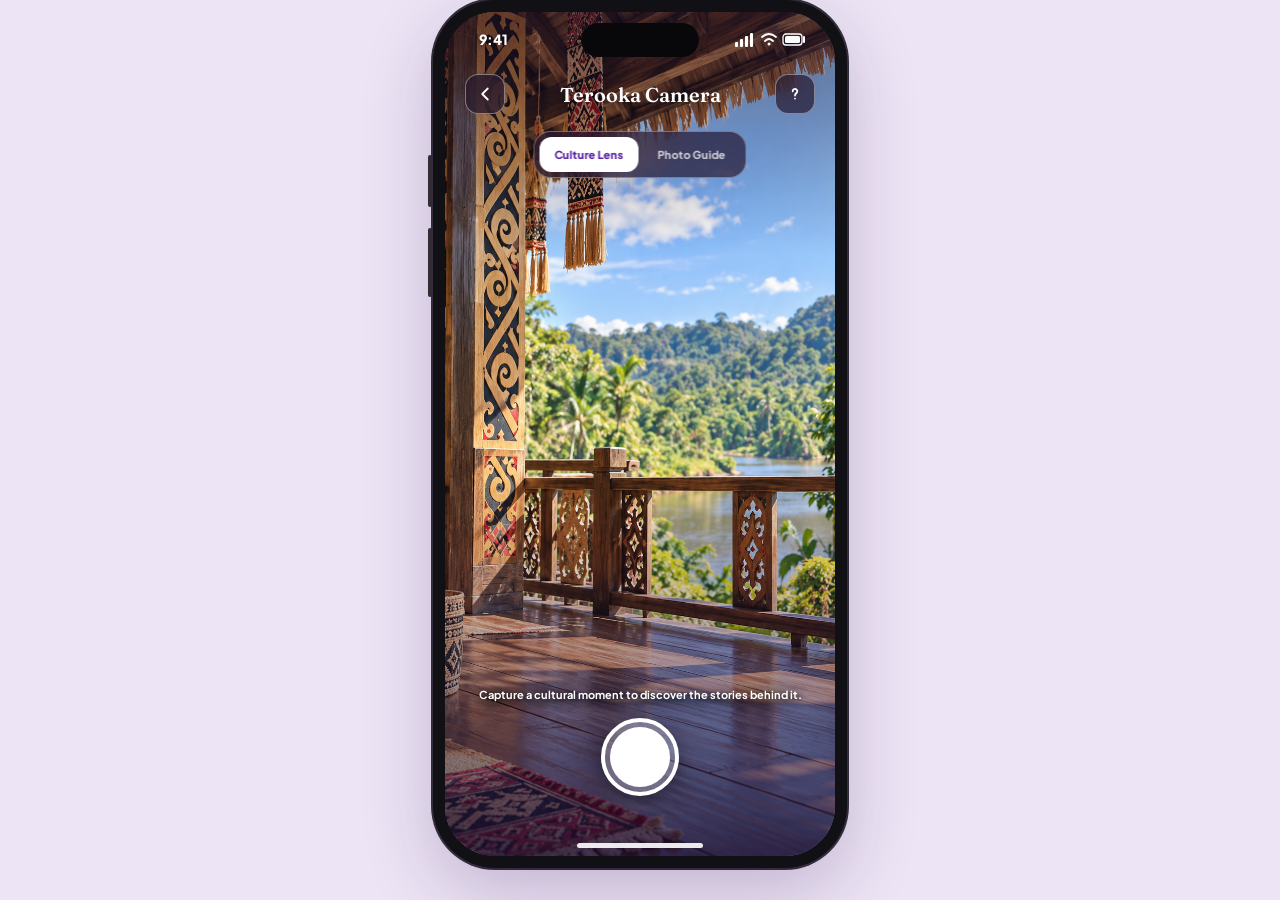
<file: camera.html>
<!doctype html>
<html lang="en">
<head>
  <meta charset="UTF-8">
  <meta name="viewport" content="width=device-width, initial-scale=1, viewport-fit=cover">
  <title>Terooka | Cultural Camera</title>

  <link href="https://fonts.googleapis.com/css2?family=Fraunces:wght@400;500;600;700&family=Plus+Jakarta+Sans:wght@400;500;600;700;800&display=swap" rel="stylesheet">

  <style>
    :root {
      --purple: #5724a3;
      --pink: #d842a0;
      --ink: #32204b;
      --gradient: linear-gradient(115deg, #5724a3, #a448b7, #d842a0);
    }

    * {
      box-sizing: border-box;
    }

    html, body {
      margin: 0;
      min-height: 100%;
      font-family: 'Plus Jakarta Sans', sans-serif;
    }

    body {
      background: #ede4f5;
      display: grid;
      place-items: center;
    }

    button {
      font: inherit;
      cursor: pointer;
    }

    button:focus-visible,
    a:focus-visible {
      outline: 3px solid #ffc6ef;
      outline-offset: 3px;
    }

    .stage {
      position: relative;
      width: 414px;
      height: 868px;
      transform-origin: center center;
    }

    .phone {
      position: absolute;
      inset: 0;
      background: #14101a;
      border-radius: 59px;
      padding: 12px;
      box-shadow: 0 24px 65px #28113838;
    }

    .screen {
      position: relative;
      width: 100%;
      height: 100%;
      border-radius: 48px;
      overflow: hidden;
      background: #23152f;
      color: white;
    }

    .island {
      position: absolute;
      z-index: 21;
      top: 12px;
      left: 50%;
      transform: translateX(-50%);
      width: 115px;
      height: 32px;
      background: #130e17;
      border-radius: 25px;
    }

    /* SIMULATED CAMERA BACKGROUND */

    .scene {
      position: absolute;
      inset: 0;
      overflow: hidden;
      background: #39254d;
    }

    .scene img {
      position: absolute;
      inset: 0;
      width: 100%;
      height: 100%;
      object-fit: cover;
    }

    .scene::after {
      content: '';
      position: absolute;
      inset: 0;
      pointer-events: none;
      background: linear-gradient(
        to bottom,
        #180d2888,
        transparent 29%,
        transparent 54%,
        #1a0c2cbd 100%
      );
    }

    /* CARTOON POSE GUIDE */

    .pose-image {
      position: absolute !important;
      z-index: 2;

      top: 60% !important;
      left: 50% !important;

      width: 85% !important;
      height: 85% !important;

      object-fit: contain !important;
      transform: translate(-50%, -50%);

      opacity: 0.65;
      filter: drop-shadow(0 3px 10px #0005);
      pointer-events: none;
    }

    /* TOP BAR */

    .top {
      position: absolute;
      z-index: 8;
      top: 62px;
      left: 20px;
      right: 20px;

      display: flex;
      justify-content: space-between;
      align-items: center;
      gap: 8px;
    }

    .top h1 {
      font: 600 20px 'Fraunces', serif;
      margin: 0;
      text-shadow: 0 2px 8px #0007;
      white-space: nowrap;
    }

    .glass {
      border: 1px solid #ffffff65;
      background: #21152ca8;
      color: white;
      border-radius: 13px;
      backdrop-filter: blur(12px);
    }

    .back {
      width: 40px;
      height: 40px;
      padding: 0;

      display: flex;
      justify-content: center;
      align-items: center;

      font-family: 'Plus Jakarta Sans', sans-serif;
      font-size: 30px;
      line-height: 1;
      font-weight: 800;
    }

    /* MODE SWITCH */

    .tabs {
      position: absolute;
      z-index: 8;
      top: 119px;
      left: 50%;
      transform: translateX(-50%);

      display: flex;
      gap: 4px;
      padding: 5px;

      border: 1px solid #ffffff55;
      border-radius: 17px;
      background: #22152fae;
      backdrop-filter: blur(14px);
      white-space: nowrap;
    }

    .tabs button {
      border: 0;
      border-radius: 12px;
      padding: 11px 15px;
      color: #ffffffb6;
      background: transparent;
      font-size: 11px;
      font-weight: 800;
    }

    .tabs button.active {
      background: white;
      color: var(--purple);
    }

    /* TOP RIGHT HELP BUTTON */
    .help-btn {
      width: 40px;
      height: 40px;
      display: flex;
      align-items: center;
      justify-content: center;
      font-family: 'Plus Jakarta Sans', sans-serif;
      font-size: 20px;
      font-weight: 800;
      border-radius: 13px;
    }

    /* WHY THIS POSE - separate from the camera help icon */
    .about-pose {
      position: absolute;
      z-index: 9;
      top: 175px;
      right: 20px;
      display: none;
      align-items: center;
      justify-content: center;
      gap: 6px;
      min-height: 36px;
      padding: 0 14px;
      border: 0;
      border-radius: 999px;
      background: white;
      color: var(--purple);
      font-size: 11px;
      font-weight: 800;
      box-shadow: 0 5px 20px #0005;
    }
    .about-pose.before-capture { top: 225px; }
    .pose-info-icon {
      display: inline-flex;
      align-items: center;
      justify-content: center;
      width: 16px;
      height: 16px;
      border: 2px solid currentColor;
      border-radius: 50%;
      font-size: 10px;
      line-height: 1;
    }
    @media (max-width: 500px) {
      .about-pose, .about-pose.before-capture {
        top: calc(185px + env(safe-area-inset-top));
        right: 20px;
      }
    }

    /* CAMERA INSTRUCTIONS */

    .hint {
      position: absolute;
      z-index: 5;
      top: 188px;
      left: 30px;
      right: 30px;

      text-align: center;
      font-size: 11px;
      line-height: 1.6;
      text-shadow: 0 2px 8px #000c;
    }

    .pose-picker {
      position: absolute;
      z-index: 7;
      bottom: 192px;
      left: 20px;
      right: 20px;

      display: flex;
      align-items: center;
      justify-content: space-between;
    }

    .pose-label {
      font-size: 11px;
      font-weight: 800;
      padding: 11px 13px;
    }

    .arrows {
      display: flex;
      gap: 8px;
    }

    .arrows button {
      width: 39px;
      height: 39px;
      font-size: 23px;
    }

    .caption {
      position: absolute;
      z-index: 5;

      bottom: 140px;
      left: 24px;
      right: 24px;

      text-align: center;
      font-size: 11px;
      line-height: 1.7;
      text-shadow: 0 2px 9px #000b;
    }

    /* CAPTURE BUTTON */

    .camera-actions {
      position: absolute;
      z-index: 7;

      bottom: 60px;
      left: 0;
      right: 0;

      display: flex;
      align-items: center;
      justify-content: center;
    }

    .shutter {
      width: 78px;
      height: 78px;

      border: 4px solid white;
      background: #ffffff3b;
      border-radius: 50%;

      padding: 5px;
      box-shadow: 0 4px 22px #0007;
    }

    .shutter::after {
      content: '';
      display: block;
      width: 100%;
      height: 100%;
      border-radius: 50%;
      background: white;
    }

    /* AFTER CAPTURE */

    .result-actions {
      position: absolute;
      z-index: 9;

      bottom: 47px;
      left: 20px;
      right: 20px;

      display: none;
      gap: 10px;
    }

    .result-actions button {
      flex: 1;
      min-height: 51px;
      border-radius: 15px;
      font-size: 12px;
      font-weight: 800;
    }

    .retake {
      color: white;
      border: 1px solid #ffffff70;
      background: #21152cce;
    }

    .save {
      border: 0;
      color: white;
      background: var(--gradient);
    }

    .save:disabled {
      opacity: 0.7;
    }


    /* OPTIONAL PHOTO CAPTION — MATCH JOURNEY POPUP */
    .photo-caption-trigger { position:absolute;z-index:12;bottom:114px;left:20px;right:20px;display:none;justify-content:center; }
    .photo-caption-trigger button { width:100%;display:flex;align-items:center;justify-content:center;gap:8px;padding:13px 18px;border:1px solid #e8d8f5;border-radius:14px;background:#fff9fd;color:#5724a3;font-weight:800;font-size:12px;box-shadow:0 5px 18px #180a3040; }
    .photo-caption-trigger svg {width:18px;height:18px;}
    .photo-caption-dim {position:absolute;inset:0;z-index:27;background:#180a3070;display:none;}
    .photo-caption-dim.show {display:block;}
    .photo-caption-panel {position:absolute;z-index:28;left:18px;right:18px;bottom:67px;display:none;padding:17px;border-radius:20px;background:#fff9fd;color:#32204b;box-shadow:0 14px 35px #0006;}
    .photo-caption-panel.show {display:block;}
    .photo-caption-panel > strong {display:block;color:#32204b;font-size:14px;padding-right:44px;margin-bottom:18px;}
    .photo-caption-panel > p {font-size:12px;color:#796b85;line-height:1.7;margin:6px 0 0;}
    .photo-caption-panel textarea {box-sizing:border-box;width:100%;min-height:82px;resize:vertical;margin-top:10px;padding:11px;border:1px solid #e4d4ef;border-radius:11px;font:12px/1.6 'Plus Jakarta Sans',sans-serif;color:#32204b;background:white;}
    .photo-caption-panel .caption-buttons {display:flex;gap:8px;margin-top:10px;}
    .photo-caption-panel .caption-buttons button {flex:1;min-width:0;min-height:46px;padding:0 14px;border:0;border-radius:8px;display:flex;align-items:center;justify-content:center;gap:7px;font-weight:800;font-size:11px;}
    .photo-caption-panel .caption-buttons button:first-child {border:1.5px solid #cbb1e1;background:#fff;color:#5724a3;}
    .photo-caption-panel .caption-buttons button:last-child {background:linear-gradient(110deg,#5724a3,#d842a0);color:white;}
    .photo-caption-panel .caption-buttons svg {display:block;width:17px;height:17px;flex-shrink:0;}
    .photo-caption-panel .caption-close {position:absolute;top:14px;right:14px;display:flex;align-items:center;justify-content:center;width:36px;height:36px;min-width:36px;padding:0;margin:0;border:0;border-radius:10px;background:#eee1f7;color:#5724a3;line-height:0;}
    .photo-caption-panel .caption-close svg {display:block;width:18px;height:18px;flex:none;margin:auto;}
    @media(max-width:500px){.photo-caption-trigger{bottom:calc(89px + env(safe-area-inset-bottom))}.photo-caption-panel{bottom:67px}}

    /* CULTURE LENS SCANNING */

    .scan {
      position: absolute;
      z-index: 10;
      inset: 0;

      display: none;
      align-items: center;
      justify-content: center;
      flex-direction: column;
      gap: 18px;

      background: #180a3080;
      backdrop-filter: blur(3px);
    }

    .scan-frame {
      width: 230px;
      height: 260px;
      border: 2px solid #ffffffba;
      border-radius: 20px;
      position: relative;
      overflow: hidden;
    }

    .scan-line {
      position: absolute;
      left: 0;
      right: 0;
      top: 0;

      height: 3px;
      background: #ffb8ed;
      box-shadow: 0 0 17px #ffc5f1;

      animation: scan 1.8s infinite alternate linear;
    }

    @keyframes scan {
      to {
        top: 100%;
      }
    }

    .scan span {
      font-size: 12px;
      font-weight: 700;
    }

    /* CULTURE LENS MARKERS */

    .markers {
      position: absolute;
      z-index: 7;
      inset: 0;
      display: none;
      pointer-events: none;
    }

    .marker {
      position: absolute;
      transform: translate(-50%, -50%);

      width: 32px;
      height: 32px;
      border-radius: 50%;
      border: 2px solid white;

      background: var(--gradient);
      color: white;

      font-size: 15px;
      font-weight: 800;

      box-shadow: 0 0 0 5px #ffffff40, 0 4px 10px #0008;
      pointer-events: auto;
    }

    /* BOTTOM INFORMATION SHEET */

    .sheet-dim {
      position: absolute;
      z-index: 15;
      inset: 0;

      background: #160a2780;
      opacity: 0;
      pointer-events: none;

      transition: opacity 0.25s;
    }

    .sheet-dim.open {
      opacity: 1;
      pointer-events: auto;
    }

    .sheet {
      position: absolute;
      z-index: 16;

      bottom: 0;
      left: 0;
      right: 0;

      max-height: 74%;
      overflow-y: auto;
      overscroll-behavior: contain;

      background: linear-gradient(145deg, #fbf4ff, #fff8fa);
      color: var(--ink);

      border-radius: 29px 29px 0 0;
      padding: 13px 23px 34px;

      transform: translateY(105%);
      transition: transform 0.28s ease;

      box-shadow: 0 -12px 35px #1b0c2c55;
    }

    .sheet.open {
      transform: translateY(0);
    }

    .handle {
      height: 5px;
      width: 44px;
      border-radius: 10px;
      background: #d7c5e3;
      margin: 0 auto 18px;
    }

    .sheet-header {
      display: flex;
      justify-content: space-between;
      gap: 12px;
      align-items: start;
    }

    .eyebrow {
      font-size: 10px;
      font-weight: 800;
      text-transform: uppercase;
      letter-spacing: 0.09em;
      color: var(--pink);
    }

    .sheet h2 {
      font: 600 24px/1.22 'Fraunces', serif;
      margin: 7px 0 14px;
    }

    .info-icon {
      display: inline-flex;
      align-items: center;
      justify-content: center;

      width: 16px;
      height: 16px;

      border: 2px solid var(--purple);
      border-radius: 50%;

      font-size: 10px;
      font-weight: 800;
      line-height: 1;
    }

    .sheet p {
      font-size: 12px;
      line-height: 1.85;
      color: #6c5b79;
      margin: 0 0 13px;
      white-space: pre-line;
    }

    .close {
      width: 34px;
      height: 34px;
      border: 0;
      border-radius: 10px;
      background: #eee1f7;
      color: var(--purple);
      font-size: 23px;
      flex-shrink: 0;

      display: flex;
      align-items: center;
      justify-content: center;
      padding: 0;
      line-height: 1;
    }

    .note {
      padding: 13px;
      border-radius: 14px;
      background: #f0e4f8;
      color: #64477b;
      font-size: 11px;
      line-height: 1.75;
      margin: 12px 0;
    }
    #helpBtn {
      left: auto;
      right: 18px;
    }
    .source {
      border-top: 1px solid #e8dbea;
      padding-top: 12px;
      font-size: 10px;
      line-height: 1.6;
      color: #9987a7;
    }

    .story {
      display: none;
      margin-top: 14px;
      padding: 12px 14px;
      border-radius: 13px;
      background: var(--gradient);
      color: white;
      text-decoration: none;
      font-size: 13px;
      font-weight: 800;
      text-align: center;
      padding: 16px 18px;
      border-radius: 15px;
    }


    /* Read Full Story and saved-story bookmark */
    .story-action-row {
      display: none;
      align-items: stretch;
      gap: 10px;
      margin-top: 14px;
    }
    .story-action-row .story {
      display: flex;
      flex: 1;
      align-items: center;
      justify-content: center;
      margin: 0;
      min-height: 51px;
      padding: 13px 15px;
    }
    .story-bookmark {
      width: 51px;
      min-width: 51px;
      height: 51px;
      display: grid;
      place-items: center;
      border: 1px solid #e4d2ef;
      border-radius: 15px;
      background: white;
      color: var(--purple);
    }
    .story-bookmark svg { width: 21px; height: 21px; }
    .story-bookmark.saved {
      background: #f0e4f8;
      border-color: #b58cda;
    }
    .story-bookmark.saved svg { fill: var(--purple); }

    /* NOTIFICATION */

    .toast {
      position: absolute;
      z-index: 25;
      top: 57px;
      left: 50%;
      transform: translateX(-50%);

      max-width: 86%;
      width: max-content;
      padding: 11px 14px;

      background: white;
      color: var(--purple);

      border-radius: 12px;
      box-shadow: 0 5px 20px #0003;

      text-align: center;
      font-size: 11px;
      font-weight: 800;

      display: none;
    }

    /* MOBILE */

    @media (max-width: 500px) {
      body {
        display: block;
      }

      .stage,
      .phone {
        width: 100%;
        height: 100dvh;
        transform: none !important;
      }

      .phone {
        padding: 0;
        border-radius: 0;
        box-shadow: none;
      }

      .screen {
        border-radius: 0;
      }

      .island {
        display: none;
      }

      .top {
        top: calc(20px + env(safe-area-inset-top));
      }

      .tabs {
        top: calc(78px + env(safe-area-inset-top));
      }

      .hint {
        top: calc(145px + env(safe-area-inset-top));
      }

      .camera-actions {
        bottom: calc(28px + env(safe-area-inset-bottom));
      }

      .result-actions {
        bottom: calc(25px + env(safe-area-inset-bottom));
      }

      .pose-picker {
        bottom: calc(164px + env(safe-area-inset-bottom));
      }

      .caption {
        bottom: calc(120px + env(safe-area-inset-bottom));
      }

      .toast {
        top: calc(18px + env(safe-area-inset-top));
      }

      .sheet {
        padding-bottom: calc(28px + env(safe-area-inset-bottom));
      }
    }

    @media (prefers-reduced-motion: reduce) {
      .sheet,
      .sheet-dim {
        transition: none;
      }

      .scan-line {
        animation: none;
      }
    }

    /* Consistent phone frame; one source of truth for dimensions */
    .stage { position: relative; width: 414px; height: 868px; flex-shrink: 0; }
    .phone {
      position: absolute; inset: 0; width: 100%; height: 100%;
      padding: 12px; background: #111015; border-radius: 62px;
      box-shadow: 0 24px 70px rgba(54,25,88,.23), 0 0 0 2px #343039;
    }
    .phone::before, .phone::after {
      content: ''; position: absolute; left: -5px; width: 4px;
      background: #302b35; border-radius: 4px;
    }
    .phone::before { top: 155px; height: 52px; }
    .phone::after { top: 228px; height: 69px; }
    .screen { width: 100%; height: 100%; border-radius: 50px; color: #fff; }
    .island { z-index: 30; top: 11px; width: 118px; height: 34px; background: #08070a; }
    .status {
      position: absolute; top: 18px; left: 34px; right: 30px;
      z-index: 29; display: flex; justify-content: space-between;
      align-items: center; color: #fff; font-size: 14px; font-weight: 800;
      text-shadow: 0 1px 4px rgba(0,0,0,.45); pointer-events: none;
    }
    .homebar {
      position: absolute; bottom: 8px; left: 50%; z-index: 30;
      transform: translateX(-50%); width: 126px; height: 5px;
      background: rgba(255,255,255,.9); border-radius: 20px;
      pointer-events: none;
    }
    /* Keep guidance legible on both light and dark photos */
    .hint, .caption { color: #fff; font-weight: 700; text-shadow: 0 2px 7px #000, 0 0 15px #000c; }
    .scan span { color: #fff; text-shadow: 0 2px 8px #000; }
    .sheet, .sheet h2, .sheet-header { color: var(--ink); }
    .sheet p { color: #493756; }
    .source { color: #665273; }
    .toast { color: var(--purple); }
    @media screen and (max-width: 500px) {
      html, body { width: 100%; min-height: 100%; margin: 0; overflow: hidden; }
      body { display: block; background: #23152f; }
      .stage { position: relative; width: 100% !important; height: 100dvh !important; transform: none !important; margin: 0; }
      .phone {
        position: relative; inset: auto; width: 100% !important; height: 100dvh !important;
        padding: 0 !important; border: 0 !important; border-radius: 0 !important;
        box-shadow: none !important; background: transparent !important;
      }
      .phone::before, .phone::after, .island, .status, .homebar { display: none !important; }
      .screen { width: 100% !important; height: 100% !important; min-height: 0 !important; border-radius: 0 !important; }
    }
  </style>
</head>

<body>

<div class="stage" id="stage">
  <div class="phone">
    <main class="screen">

      <div class="island"></div>
      <!-- iPhone-style status bar (matches Home layout) -->
      <div class="status" aria-label="Phone status">
        <span>9:41</span>
        <svg width="70" height="15" viewBox="0 0 70 15" fill="none" aria-hidden="true">
          <g fill="white">
            <rect x="0" y="10" width="3" height="5" rx="1"/>
            <rect x="5" y="7" width="3" height="8" rx="1"/>
            <rect x="10" y="4" width="3" height="11" rx="1"/>
            <rect x="15" y="1" width="3" height="14" rx="1"/>
          </g>
          <g stroke="white" stroke-width="1.8" stroke-linecap="round">
            <path d="M27 5Q34-1 41 5"/>
            <path d="M30 9Q34 5 38 9"/>
          </g>
          <circle cx="34" cy="12" r="1.5" fill="white"/>
          <rect x="48" y="2" width="19" height="11" rx="3" stroke="white" stroke-width="1.3"/>
          <rect x="50" y="4" width="15" height="7" rx="1.6" fill="white"/>
          <path d="M69 5v5" stroke="white" stroke-width="2" stroke-linecap="round"/>
        </svg>
      </div>
      <div class="homebar"></div>


      <!-- SIMULATED CAMERA SCENE -->

      <div class="scene" id="scene">
        <img
          id="background"
          src="img/sarawak-longhouse-bg.png"
          alt="Sarawak longhouse demo background"
        >

        <img
          id="poseImage"
          class="pose-image"
          src="img/ngajat-pose1.png"
          alt="Ngajat-inspired illustrated pose"
          style="display:none"
        >
      </div>

      <!-- HEADER -->

      <header class="top">
        <button
          class="glass back"
          id="backBtn"
          aria-label="Back"
        ><svg viewBox="0 0 24 24" width="22" height="22" fill="none" stroke="currentColor" stroke-width="2" stroke-linecap="round" stroke-linejoin="round" aria-hidden="true"><path d="m15 18-6-6 6-6"/></svg></button>

        <h1>Terooka Camera</h1>

        <button class="glass back" id="helpBtn" aria-label="Help">
          <svg viewBox="0 0 24 24" width="22" height="22"
               fill="none" stroke="currentColor" stroke-width="2"
               stroke-linecap="round" stroke-linejoin="round">
            <path d="M9.5 9a2.5 2.5 0 1 1 4.3 1.7c-1.1 1-1.8 1.5-1.8 3"/>
            <path d="M12 17h.01"/>
          </svg>
        </button>
      </header>

      <!-- MODE TABS -->

      <div class="tabs" id="tabs">
        <button
          type="button"
          class="active"
          data-mode="lens"
        >Culture Lens</button>

        <button
          type="button"
          data-mode="pose"
        >Photo Guide</button>
      </div>

      <!-- PHOTO GUIDE -->

      <div
        class="hint"
        id="hint"
        style="display:none"
      >
        Match your pose with the illustration
      </div>

      <button type="button" class="about-pose" id="aboutPose">
        <span class="pose-info-icon" aria-hidden="true">i</span> Why This Pose?
      </button>

      <div
        class="pose-picker"
        id="posePicker"
        style="display:none"
      >
        <span
          class="glass pose-label"
          id="poseLabel"
        >
          Pose 1 of 2
        </span>

        <div class="arrows">
          <button
            class="glass back"
            id="prevPose"
            aria-label="Previous pose"
          ><svg viewBox="0 0 24 24" width="22" height="22" fill="none" stroke="currentColor" stroke-width="2" stroke-linecap="round" stroke-linejoin="round" aria-hidden="true"><path d="m15 18-6-6 6-6"/></svg></button>

          <button
            class="glass back"
            id="nextPose"
            aria-label="Next pose"
          >
            <svg viewBox="0 0 24 24" width="22" height="22"
                 fill="none" stroke="currentColor" stroke-width="2"
                 stroke-linecap="round" stroke-linejoin="round"
                 aria-hidden="true">
              <path d="m9 18 6-6-6-6"/>
            </svg>
          </button>
        </div>
      </div>

      <!-- CAPTION -->

      <p class="caption" id="caption">
        Capture a cultural moment to discover the stories behind it.
      </p>

      <!-- CAPTURE -->

      <div class="camera-actions" id="cameraActions">
        <button
          class="shutter"
          id="captureBtn"
          aria-label="Capture simulated photo"
        ></button>
      </div>

      <!-- SCANNING -->

      <div class="scan" id="scan">
        <div class="scan-frame">
          <div class="scan-line"></div>
        </div>

        <span>Discovering cultural details...</span>
      </div>

      <!-- INFORMATION MARKERS -->

      <div class="markers" id="markers"></div>

      <!-- AFTER CAPTURE -->

      <div class="result-actions" id="resultActions">
        <button class="retake" id="retakeBtn">
          Retake
        </button>

        <button class="save" id="saveBtn">
          Save to Journey
        </button>
      </div>


      <div class="photo-caption-trigger" id="photoCaptionTrigger">
        <button type="button" id="generatePhotoCaption"><svg viewBox="0 0 24 24" fill="none" stroke="currentColor" stroke-width="1.8" stroke-linecap="round" stroke-linejoin="round" aria-hidden="true"><path d="m12 2 2.2 6.8L21 11l-6.8 2.2L12 20l-2.2-6.8L3 11l6.8-2.2L12 2Z"/><path d="m19 17 .8 2.2L22 20l-2.2.8L19 23l-.8-2.2L16 20l2.2-.8L19 17Z"/></svg>Generate AI Caption</button>
      </div>
      <div class="photo-caption-dim" id="photoCaptionDim"></div>
      <section class="photo-caption-panel" id="photoCaptionPanel" role="dialog" aria-modal="true" aria-label="Photo caption suggestion">
        <button class="caption-close" id="closePhotoCaption" type="button" aria-label="Close caption"><svg viewBox="0 0 24 24" width="18" height="18" fill="none" stroke="currentColor" stroke-width="2.3" stroke-linecap="round" aria-hidden="true"><path d="M18 6 6 18M6 6l12 12"/></svg></button>
        <strong>Caption Suggestion</strong>
        <p>Create a fun caption to share your travel memories on social media.</p>
        <textarea id="photoCaptionText" aria-label="Suggested photo caption"></textarea>
        <div class="caption-buttons"><button id="regeneratePhotoCaption" type="button"><svg viewBox="0 0 24 24" fill="none" stroke="currentColor" stroke-width="2" stroke-linecap="round" stroke-linejoin="round" aria-hidden="true"><path d="M20 11a8 8 0 0 0-14.9-3.9L3 10"/><path d="M3 4v6h6"/><path d="M4 13a8 8 0 0 0 14.9 3.9L21 14"/><path d="M15 14h6v6"/></svg>Regenerate</button>
          <button class="share-photo-btn" id="sharePhotoCaption" type="button"><svg viewBox="0 0 24 24" fill="none" stroke="currentColor" stroke-width="2" stroke-linecap="round" stroke-linejoin="round" aria-hidden="true"><rect x="4" y="10" width="16" height="12" rx="2"/><path d="M12 16V2m-5 5 5-5 5 5"/></svg>Share</button></div>
      </section>

      <!-- INFORMATION BOTTOM SHEET -->

      <div class="sheet-dim" id="sheetDim"></div>

      <section
        class="sheet"
        id="sheet"
        role="dialog"
        aria-modal="true"
        aria-label="Cultural information"
      >
        <div class="handle"></div>

        <div class="sheet-header">
          <div>
            <div class="eyebrow" id="sheetCategory"></div>
            <h2 id="sheetTitle"></h2>
          </div>

          <button
            class="close"
            id="closeSheet"
            aria-label="Close information"
          >&times;</button>
        </div>

        <p id="sheetText"></p>

        <div class="story-action-row" id="storyActionRow">
          <a class="story" id="storyLink" href="#">
            Read Full Story
          </a>
          <button type="button" class="story-bookmark" id="storyBookmark"
                  aria-label="Save cultural story" aria-pressed="false"
                  title="Save Story">
            <svg viewBox="0 0 24 24" fill="none" stroke="currentColor"
                 stroke-width="2" stroke-linecap="round"
                 stroke-linejoin="round" aria-hidden="true">
              <path d="M19 21l-7-5-7 5V5a2 2 0 0 1 2-2h10a2 2 0 0 1 2 2z"/>
            </svg>
          </button>
        </div>
      </section>

      <div
        class="toast"
        id="toast"
        role="status"
      ></div>

    </main>
  </div>
</div>

<script>
  (() => {
    'use strict';

    const $ = id => document.getElementById(id);

    const BACKGROUND = 'img/sarawak-longhouse-bg.png';

    // Opacity before capture
    const OPACITY = 0.65;

    // Cartoon positioning
    const POSE_SIZE = 0.85;
    const POSE_Y = 0.60;

    const poses = [
      {
        id: 'ngajat-pose1',
        title: 'Ngajat-Inspired Pose 1',
        image: 'img/ngajat-pose1.png',

        description:
          'This illustrated pose draws inspiration from expressive movements associated with Ngajat, a traditional dance of Iban communities in Sarawak.\n\n' +
          'Follow the illustration as a creative guide to the positioning of your arms and body.',

        note:
          'This is a simplified, artistic pose for photography, not a representation of a complete or authentic ceremonial performance.',

        storyUrl: 'cultural-story.html?id=ngajat'
      },

      {
        id: 'ngajat-pose2',
        title: 'Ngajat-Inspired Pose 2',
        image: 'img/ngajat-pose2.png',

        description:
          'This second illustrated pose is inspired by expressive Ngajat movements.\n\n' +
          'Try following the different arm positions shown in the illustration.',

        note:
          'This pose is an artistic interpretation for a travel photo. It is not formal instruction in traditional dance.',

        storyUrl: 'cultural-story.html?id=ngajat'
      }
    ];

    const discoveries = [
      {
        id: 'beadwork',
        title: 'Traditional Beadwork Decoration',
        category: 'Traditional Craft',
        x: 35,
        y: 23,

        description:
          'Beadwork is an important traditional craft among several Indigenous communities in Sarawak. Colourful beads are arranged into decorative patterns and can be used in accessories, clothing and ornaments.',

        note:
          'Beadwork patterns and their cultural meanings vary between communities. The specific decoration shown should be verified with local cultural experts.',

        source:
          'Terooka demo cultural record · Verification pending',

        storyUrl:
          'cultural-story.html?id=beadwork'
      },
      {
        id: 'carving',
        title: 'Decorative Wood Carving',
        category: 'Craftsmanship',
        x: 15,
        y: 45,

        description:
          'Decorative wood carvings can reflect artistic traditions and craftsmanship. The meaning of a particular motif depends on its cultural context.',

        note:
          'This is a prototype marker. The specific motif in a real photograph would need confirmation from a knowledgeable local source.',

        source:
          'Terooka demo record · Specific motif unverified',

        storyUrl:
          'cultural-story.html?id=carving'
      }
    ];

    let mode = 'lens';
    let poseIndex = 0;

    let captured = false;
    let scanning = false;
    let photoData = null;

    let scanTimer = null;
    let saved = false;

    let activeDiscoveries = [];

    /* LOCAL STORAGE */

    function sessionUid() {
      try {
        const session = JSON.parse(
          localStorage.getItem('terooka_session') || 'null'
        );

        return session?.username || session?.email || 'guest';
      } catch {
        return 'guest';
      }
    }

    const uid = sessionUid();

    const journeyKey = 'terooka_journeys_' + uid;
    const photoKey = 'terooka_journey_photos_' + uid;

    function read(key) {
      try {
        const value = JSON.parse(
          localStorage.getItem(key) || '[]'
        );

        return Array.isArray(value) ? value : [];
      } catch {
        return [];
      }
    }

    /* TOAST */

    function toast(message) {
      $('toast').textContent = message;
      $('toast').style.display = 'block';

      clearTimeout(toast.timer);

      toast.timer = setTimeout(() => {
        $('toast').style.display = 'none';
      }, 2700);
    }

    /* RESPONSIVE PHONE FRAME */

    function resize() {
      if (window.matchMedia('(max-width:500px)').matches) {
        $('stage').style.transform = 'none';
        return;
      }

      const scale = Math.min(
        (innerWidth - 28) / 414,
        (innerHeight - 28) / 868,
        1
      );

      $('stage').style.transform =
        'scale(' + scale + ')';
    }

    addEventListener('resize', resize);
    resize();

    /* RENDER UI */

    function render() {
      document.querySelectorAll('[data-mode]').forEach(button => {
        button.classList.toggle(
          'active',
          button.dataset.mode === mode
        );
      });

      $('tabs').style.display =
        captured ? 'none' : 'flex';

      $('cameraActions').style.display =
        captured ? 'none' : 'flex';

      $('caption').style.display =
        captured ? 'none' : 'block';

      $('resultActions').style.display =
        captured && !scanning ? 'flex' : 'none';
      $('photoCaptionTrigger').style.display =
        captured && !scanning ? 'flex' : 'none';

      $('aboutPose').style.display =
        mode === 'pose' && !scanning ? 'flex' : 'none';
      $('aboutPose').classList.toggle('before-capture', !captured);

      const guide = mode === 'pose' && !captured;

      $('posePicker').style.display =
        guide ? 'flex' : 'none';

      $('hint').style.display =
        guide ? 'block' : 'none';

      $('poseImage').style.display =
        guide ? 'block' : 'none';

      $('poseImage').src =
        poses[poseIndex].image;

      $('poseImage').style.opacity = OPACITY;

      $('poseLabel').textContent =
        `Pose ${poseIndex + 1} of ${poses.length}`;

      $('caption').textContent =
        mode === 'lens'
          ? 'Capture a cultural moment to discover the stories behind it.'
          : 'Choose a pose and capture a photo.';
    }

    /* BOTTOM SHEET */

    function closeSheet() {
      $('sheet').classList.remove('open');
      $('sheetDim').classList.remove('open');
    }

    const cultureSavedKey = 'terooka_culture_saved_' + uid;
    let currentStoryId = null;

    function updateStoryBookmark() {
      const isSaved = Boolean(
        currentStoryId && read(cultureSavedKey).includes(currentStoryId)
      );
      $('storyBookmark').classList.toggle('saved', isSaved);
      $('storyBookmark').setAttribute('aria-pressed', String(isSaved));
      $('storyBookmark').setAttribute('aria-label',
        isSaved ? 'Remove saved story' : 'Save cultural story');
      $('storyBookmark').title = isSaved ? 'Remove Saved Story' : 'Save Story';
    }

    $('storyBookmark').onclick = () => {
      if (!currentStoryId) return;
      const savedStories = read(cultureSavedKey);
      const alreadySaved = savedStories.includes(currentStoryId);
      const next = alreadySaved
        ? savedStories.filter(id => id !== currentStoryId)
        : [currentStoryId, ...savedStories];
      try {
        localStorage.setItem(cultureSavedKey, JSON.stringify(next));
        updateStoryBookmark();
        toast(alreadySaved
          ? 'Story removed from saved collection'
          : 'Story saved to your collection!');
      } catch (error) {
        toast('Unable to save story');
      }
    };

    function openSheet(data) {
      $('sheetCategory').textContent =
        data.category || 'Cultural information';

      $('sheetTitle').textContent = data.title || '';
      $('sheetText').textContent = data.description || '';

      currentStoryId = null;
      if (data.storyUrl) {
        const url = new URL(data.storyUrl, location.href);
        currentStoryId = url.searchParams.get('id');
        url.searchParams.set('from', 'camera');
        $('storyLink').href = url.href;
        $('storyActionRow').style.display = 'flex';
        updateStoryBookmark();
      } else {
        $('storyActionRow').style.display = 'none';
      }

      $('sheetDim').classList.add('open');
      $('sheet').classList.add('open');
    }

    $('closeSheet').onclick = closeSheet;
    $('sheetDim').onclick = closeSheet;

    addEventListener('keydown', event => {
      if (event.key === 'Escape') {
        closeSheet();
      }
    });

    /* MODE-SPECIFIC CAMERA HELP */
    $('helpBtn').onclick = () => {
      if (mode === 'lens') {
        openSheet({
          category: 'Camera Guide',
          title: 'How to Use Culture Lens',
          description: '1. Point towards a cultural feature.\n\n2. Tap the capture button.\n\n3. Wait for the information markers to appear.\n\n4. Tap a marker to explore its cultural story.\n\n5. Save your photo to your active journey.'
        });
      } else {
        openSheet({
          category: 'Camera Guide',
          title: 'How to Use Photo Guide',
          description: '1. Choose an illustrated pose using the arrows.\n\n2. Match your pose with the illustration.\n\n3. Tap the capture button.\n\n4. Save your photo to your active journey.\n\nThese illustrated poses are creative photo inspirations.'
        });
      }
    };

    /* CULTURAL CONTEXT FOR THE SELECTED POSE */
    $('aboutPose').onclick = () => {
      const pose = poses[poseIndex];
      openSheet({
        category: 'Photo Guide · Cultural Inspiration',
        title: pose.title,
        description: pose.description + (pose.note ? '\n\n' + pose.note : ''),
        storyUrl: pose.storyUrl
      });
    };

    /* MODE SWITCHING */

    document.querySelectorAll('[data-mode]').forEach(button => {
      button.onclick = () => {
        if (captured) return;

        closeSheet();

        mode = button.dataset.mode;
        render();
      };
    });

    /* POSE SWITCHING */

    $('prevPose').onclick = () => {
      poseIndex =
        (poseIndex - 1 + poses.length) % poses.length;

      render();
    };

    $('nextPose').onclick = () => {
      poseIndex =
        (poseIndex + 1) % poses.length;

      render();
    };

    /* IMAGE LOADING */

    function loadImage(src) {
      return new Promise((resolve, reject) => {
        const image = new Image();

        image.onload = () => resolve(image);

        image.onerror = () => {
          reject(new Error('Cannot load ' + src));
        };

        image.src = src;
      });
    }

    /* DRAW IMAGE TO COVER CANVAS */

    function cover(ctx, image, width, height) {
      const scale = Math.max(
        width / image.naturalWidth,
        height / image.naturalHeight
      );

      const sourceWidth = width / scale;
      const sourceHeight = height / scale;

      ctx.drawImage(
        image,

        (image.naturalWidth - sourceWidth) / 2,
        (image.naturalHeight - sourceHeight) / 2,

        sourceWidth,
        sourceHeight,

        0,
        0,

        width,
        height
      );
    }

    /* COMPOSE SIMULATED PHOTO */

    async function compose() {
      const background = await loadImage(BACKGROUND);

      const canvas = document.createElement('canvas');

      canvas.width = 780;
      canvas.height = 1688;

      const ctx = canvas.getContext('2d');

      cover(
        ctx,
        background,
        canvas.width,
        canvas.height
      );

      if (mode === 'pose') {
        const overlay = await loadImage(
          poses[poseIndex].image
        );

        const maxWidth = canvas.width * POSE_SIZE;
        const maxHeight = canvas.height * POSE_SIZE;

        const factor = Math.min(
          maxWidth / overlay.naturalWidth,
          maxHeight / overlay.naturalHeight
        );

        const width = overlay.naturalWidth * factor;
        const height = overlay.naturalHeight * factor;

        const x = (canvas.width - width) / 2;

        const y =
          canvas.height * POSE_Y - height / 2;

        // Cartoon becomes fully opaque after capture
        ctx.globalAlpha = 1;

        ctx.drawImage(
          overlay,
          x,
          y,
          width,
          height
        );

        ctx.globalAlpha = 1;
      }

      return canvas.toDataURL(
        'image/jpeg',
        0.92
      );
    }

    /* CULTURAL MARKERS */

    function renderMarkers() {
      $('markers').replaceChildren();

      for (const discovery of activeDiscoveries) {
        const button = document.createElement('button');

        button.className = 'marker';
        button.textContent = 'i';

        button.style.left = discovery.x + '%';
        button.style.top = discovery.y + '%';

        button.setAttribute(
          'aria-label',
          'Learn about ' + discovery.title
        );

        button.onclick = () => {
          openSheet(discovery);
        };

        $('markers').appendChild(button);
      }

      $('markers').style.display =
        activeDiscoveries.length ? 'block' : 'none';
    }


    /* PHOTO-LEVEL CAPTION (LOCAL PROTOTYPE, NO AI API) */
    let photoCaptionVariation = 0;
    function closePhotoCaption() {
      $('photoCaptionPanel').classList.remove('show');
      $('photoCaptionDim').classList.remove('show');
    }
    function suggestPhotoCaption() {
      if (!captured || !photoData || scanning) return;
      const place = 'Sarawak'; // Current camera prototype background/location
      const options = mode === 'pose' ? [
        `A little pose, a beautiful memory from ${place}. 📸✨ #Terooka #TravelMemories`,
        `Finding my favourite angle while exploring ${place}! 💜 #Terooka #ExploreMalaysia`,
        `Smiles, stories and unforgettable moments in ${place}. 🌸 #Terooka`
      ] : [
        `Discovering the stories behind ${place}, one photo at a time. ✨ #Terooka #CulturalHeritage`,
        `More than a photograph — a little piece of ${place}'s heritage. 💜 #Terooka`,
        `Exploring culture, collecting memories in ${place}. 📸 #Terooka #ExploreMalaysia`
      ];
      $('photoCaptionText').value = options[photoCaptionVariation++ % options.length];
      $('photoCaptionPanel').classList.add('show');
      $('photoCaptionDim').classList.add('show');
    }
    $('generatePhotoCaption').onclick = suggestPhotoCaption;
    $('regeneratePhotoCaption').onclick = suggestPhotoCaption;
    $('closePhotoCaption').onclick = closePhotoCaption;
    $('photoCaptionDim').onclick = closePhotoCaption;
    /* SHARE PHOTO: use native share sheet where supported; fallback to photo download + copied caption. */
    $('sharePhotoCaption').onclick = async () => {
      if (!captured || !photoData) return;
      const caption = $('photoCaptionText').value.trim();
      try {
        const response = await fetch(photoData);
        const blob = await response.blob();
        const file = new File([blob], 'terooka-memory.png', { type: blob.type || 'image/png' });
        if (navigator.share && navigator.canShare && navigator.canShare({ files: [file] })) {
          await navigator.share({ files: [file], text: caption, title: 'My Terooka Memory' });
          return;
        }
        if (navigator.share) {
          await navigator.share({ text: caption, title: 'My Terooka Memory' });
          toast('Caption shared. Save the photo separately if needed.');
          return;
        }
        const a = document.createElement('a');
        a.href = photoData;
        a.download = 'terooka-memory.png';
        document.body.appendChild(a);
        a.click();
        a.remove();
        try { await navigator.clipboard.writeText(caption); }
        catch {
          $('photoCaptionText').focus();
          $('photoCaptionText').select();
          document.execCommand('copy');
        }
        toast('Photo downloaded & caption copied. You can post them now!');
      } catch (error) {
        if (error.name !== 'AbortError') toast('Sharing unavailable. Try Copy Caption instead.');
      }
    };

    /* CAPTURE */

    async function capture() {
      if (captured) return;

      $('captureBtn').disabled = true;

      try {
        photoData = await compose();

        captured = true;
        saved = false;
        activeDiscoveries = [];

        $('background').src = photoData;

        render();

        if (mode === 'lens') {
          scanning = true;

          $('scan').style.display = 'flex';

          render();

          scanTimer = setTimeout(() => {
            scanning = false;

            $('scan').style.display = 'none';

            // Predefined prototype cultural markers
            activeDiscoveries = discoveries.map(
              discovery => ({ ...discovery })
            );

            renderMarkers();
            render();
          }, 1800);

        }

      } catch (error) {
        toast(
          'Could not prepare demo photo. Check the image files.'
        );

        console.error(error);

      } finally {
        $('captureBtn').disabled = false;
      }
    }

    $('captureBtn').onclick = capture;

    /* RETAKE */

    function retake() {
      closePhotoCaption();
      clearTimeout(scanTimer);

      closeSheet();

      captured = false;
      scanning = false;

      photoData = null;
      activeDiscoveries = [];
      saved = false;

      $('background').src = BACKGROUND;

      $('scan').style.display = 'none';
      $('markers').style.display = 'none';

      $('markers').replaceChildren();

      $('saveBtn').textContent = 'Save to Journey';
      $('saveBtn').disabled = false;

      render();
    }

    $('retakeBtn').onclick = retake;

    /* BACK BUTTON */

    $('backBtn').onclick = () => {
      location.href = 'home.html';
    };

    /* SAVE TO JOURNEY */

    $('saveBtn').onclick = () => {
      if (!captured || !photoData || scanning) {
        return;
      }

      if (saved) {
        toast('Photo already saved');
        return;
      }

      const journey = read(journeyKey).find(item =>
        item.status === 'active' ||
        item.status === 'ongoing' ||
        item.isActive === true
      );

      if (!journey) {
        toast('Please start a journey first.');
        return;
      }

      const now = new Date().toISOString();

      const record = {
        id: Date.now(),

        journeyId: journey.id,

        src: photoData,
        image: photoData,

        mode: mode,

        pose:
          mode === 'pose'
            ? poses[poseIndex].title
            : null,

        poseInfo:
          mode === 'pose'
            ? {
              ...poses[poseIndex],
              opacity: OPACITY
            }
            : null,

        discoveries:
          mode === 'lens'
            ? activeDiscoveries.map(
              discovery => ({ ...discovery })
            )
            : [],

        createdAt: now,
        takenAt: now
      };

      const photos = read(photoKey);

      photos.push(record);

      try {
        localStorage.setItem(
          photoKey,
          JSON.stringify(photos)
        );

        saved = true;

        $('saveBtn').textContent = 'Saved to Journey';
        $('saveBtn').disabled = true;

        toast('Photo and cultural information saved!');

      } catch (error) {
        toast(
          'Unable to save. Browser storage may be full.'
        );
      }
    };

    /* INITIALISE */

    render();

  })();
</script>

</body>
</html>
</file>
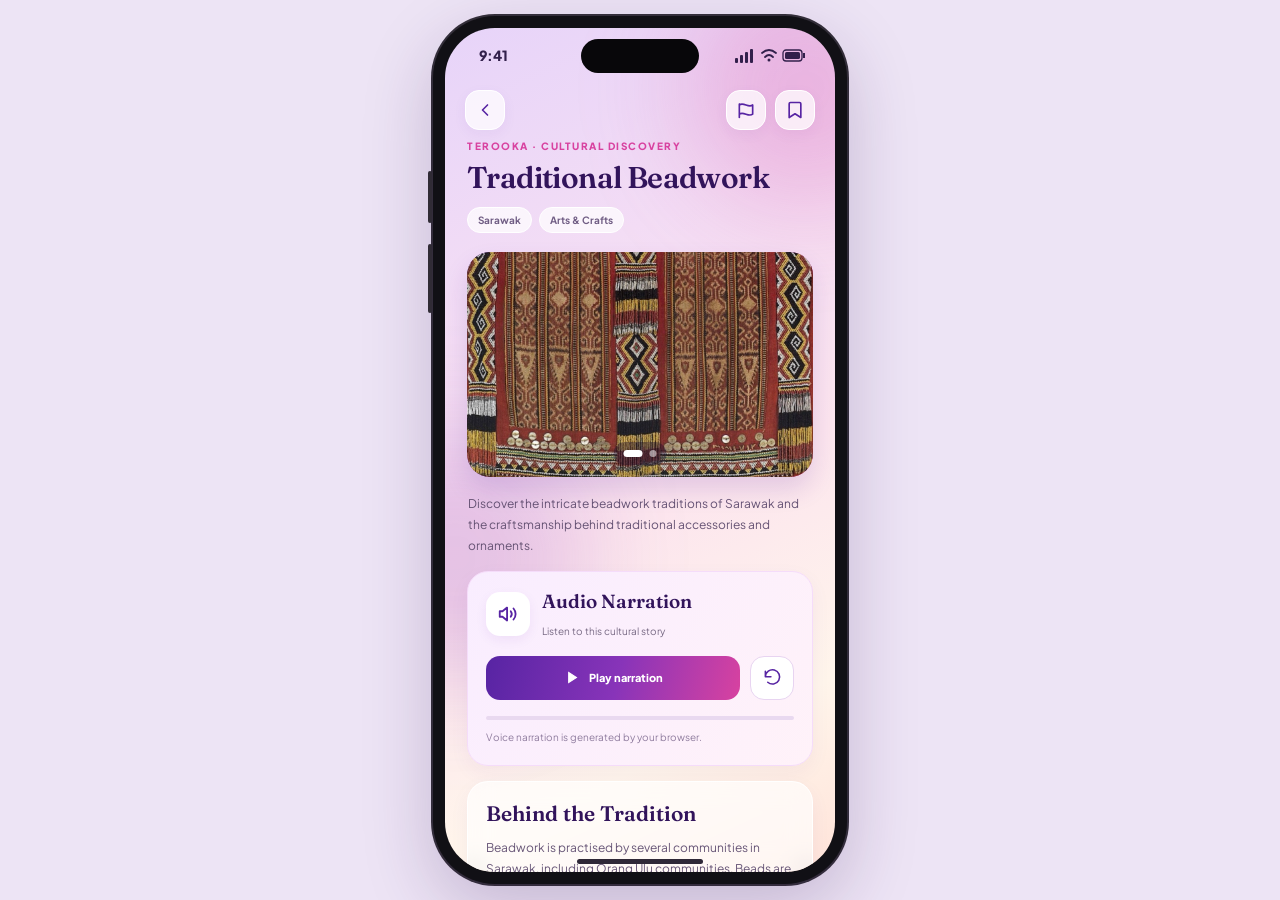
<file: cultural-story.html>
<!DOCTYPE html>
<html lang="en">
<head>
  <meta charset="UTF-8"><meta name="viewport" content="width=device-width,initial-scale=1,viewport-fit=cover"><meta name="theme-color" content="#F0E4FB">
  <title>Cultural Story — Terooka</title>
  <link rel="preconnect" href="https://fonts.googleapis.com"><link rel="preconnect" href="https://fonts.gstatic.com" crossorigin>
  <link href="https://fonts.googleapis.com/css2?family=Fraunces:wght@400;500;600;700&family=Plus+Jakarta+Sans:wght@400;500;600;700;800&display=swap" rel="stylesheet">
  <style>
    :root{--purple:#5724A3;--pink:#D842A0;--ink:#32204B;--muted:#796B85;--serif:'Fraunces',Georgia,serif;--sans:'Plus Jakarta Sans',sans-serif;--grad:linear-gradient(105deg,#5724A3,#8834B9 52%,#D842A0)}
    *{box-sizing:border-box}html,body{margin:0;min-height:100%}body{background:#EDE4F5;color:var(--ink);font-family:var(--sans);min-height:100dvh;display:grid;place-items:center;overflow:hidden}button,textarea{font:inherit}button{cursor:pointer}button:focus-visible,a:focus-visible{outline:3px solid #D842A0;outline-offset:3px}[hidden]{display:none!important}
    .stage{width:414px;height:868px;transform-origin:center}.phone{width:414px;height:868px;padding:12px;background:#111015;border-radius:62px;position:relative;box-shadow:0 24px 70px #36195838,0 0 0 2px #343039}.phone:before,.phone:after{content:"";position:absolute;left:-5px;width:4px;background:#302b35;border-radius:4px}.phone:before{top:155px;height:52px}.phone:after{top:228px;height:69px}
    .screen{width:390px;height:844px;border-radius:50px;position:relative;overflow:hidden;background:linear-gradient(155deg,#E7D4F9 0%,#F3DDF5 28%,#FCE5EE 56%,#FFF5EB 81%,#FFE3D9 100%)}.glow{position:absolute;border-radius:50%;filter:blur(52px);pointer-events:none}.glow.one{width:240px;height:240px;top:-60px;right:-90px;background:#D842A040}.glow.two{width:260px;height:260px;top:400px;left:-120px;background:#8834B930}
    .island{position:absolute;z-index:30;top:11px;left:50%;transform:translateX(-50%);height:34px;width:118px;background:#08070a;border-radius:30px}.status{position:absolute;top:18px;left:34px;right:30px;z-index:29;display:flex;justify-content:space-between;align-items:center;font-size:14px;font-weight:800}.homebar{position:absolute;bottom:8px;left:50%;transform:translateX(-50%);width:126px;height:5px;background:#2F2837;border-radius:20px;z-index:30}
    .back-row{position:absolute;z-index:20;top:62px;left:20px;right:20px;display:flex;justify-content:space-between;align-items:center;pointer-events:none}.back-row>*{pointer-events:auto}.header-actions{display:flex;gap:9px}.icon-btn{border:1px solid white;background:#ffffffb9;border-radius:14px;color:var(--purple);width:40px;height:40px;display:grid;place-items:center;box-shadow:0 4px 14px #5724a30d;padding:0}.icon-btn.saved svg{fill:currentColor}.icon-btn svg{width:20px;height:20px}.report-menu{position:absolute;top:49px;right:49px;width:230px;padding:7px;background:#fff;border:1px solid #ebddf3;border-radius:17px;box-shadow:0 14px 35px #32134b30;display:none;z-index:35}.report-menu.open{display:block}.report-menu-title{padding:8px 10px;font-size:11px;font-weight:800;color:var(--purple)}.report-option{display:flex;justify-content:space-between;width:100%;border:0;background:transparent;border-radius:10px;padding:11px 10px;text-align:left;font-size:11px;font-weight:700;color:var(--ink)}.report-option:hover{background:#f4eafb}
    .scroll{position:absolute;inset:0;overflow-y:auto;overflow-x:hidden;padding:112px 0 45px;scrollbar-width:none}.scroll::-webkit-scrollbar{display:none}.pad{padding:0 22px}.eyebrow{font-size:10px;font-weight:800;letter-spacing:.15em;text-transform:uppercase;color:var(--pink);margin:0 0 8px}h1{font:600 30px/1.17 var(--serif);color:#32145B;letter-spacing:-.02em;margin:0 0 12px}.meta{display:flex;gap:7px;flex-wrap:wrap}.pill{background:#ffffffb8;border:1px solid white;border-radius:20px;padding:6px 10px;font-size:10px;color:#705D84;font-weight:700}.hero{height:225px;border-radius:23px;margin-top:19px;position:relative;overflow:hidden;background:linear-gradient(135deg,#6B3A9E,#D842A0);box-shadow:0 13px 25px #5724a326}.hero img{width:100%;height:100%;object-fit:cover;display:block}.hero-fallback{position:absolute;inset:0;display:flex;align-items:center;justify-content:center;text-align:center;padding:22px;background:linear-gradient(135deg,#7644AE,#D842A0);color:white;font:500 25px/1.25 var(--serif)}.gallery-dots{position:absolute;bottom:12px;left:50%;transform:translateX(-50%);display:flex;gap:7px;background:#1f102f66;border-radius:20px;padding:8px 10px}.gallery-dots button{width:7px;height:7px;padding:0;border:0;border-radius:20px;background:#ffffff85}.gallery-dots button.active{width:19px;background:white}
    .summary{font-size:12px;line-height:1.75;color:#665374;margin:16px 1px 0}.card{background:#ffffffa8;border:1px solid #ffffffeb;border-radius:21px;padding:18px;margin-top:15px;box-shadow:0 7px 20px #5724a30d;backdrop-filter:blur(12px)}h2{font:600 21px/1.25 var(--serif);color:#32145B;margin:0 0 11px}.card p{font-size:12px;line-height:1.78;color:#685677;margin:0}.audio-row{display:flex;align-items:center;gap:12px}.audio-icon{width:44px;height:44px;border-radius:14px;background:#F1E4FA;color:var(--purple);display:grid;place-items:center;flex:none}.audio-icon svg{width:22px;height:22px}.audio-text{flex:1;min-width:0}.audio-text strong{font-size:12px;display:block}.audio-text small{font-size:10px;color:var(--muted)}.audio-btn,.primary{border:0;background:var(--grad);color:#fff;border-radius:13px;padding:12px 14px;font-size:11px;font-weight:800}.audio-btn{min-width:77px}.audio-progress{height:4px;background:#E9D9F0;border-radius:10px;margin-top:15px;overflow:hidden}.audio-progress span{height:100%;display:block;width:0;background:var(--grad);transition:width .25s}.audio-controls{display:flex;align-items:center;justify-content:space-between;margin-top:9px;gap:8px}.audio-controls button{border:0;background:none;color:var(--purple);font-size:10px;font-weight:800;padding:5px 0}.audio-controls span{font-size:10px;color:var(--muted)}.fact{background:linear-gradient(130deg,#F4E5FF,#FFE9F2);border:1px solid #F1D8F8}.fact-tag{display:inline-block;background:#fff9;color:var(--purple);font-size:10px;font-weight:800;border-radius:10px;padding:7px 10px;margin-bottom:10px}
    .quiz-sub{font-size:11px;color:var(--muted);margin-bottom:13px}.question{font-size:12px;font-weight:800;line-height:1.6;color:var(--ink);margin:0 0 12px}.quiz-options{display:grid;gap:8px}.quiz-option{width:100%;border:1px solid #E8D7EF;background:#fff;border-radius:13px;padding:12px;text-align:left;display:flex;gap:10px;align-items:flex-start;color:#49335E;font-size:11px;line-height:1.5}.quiz-option b{width:22px;height:22px;flex:none;display:grid;place-items:center;border-radius:7px;background:#F2E7F8;color:var(--purple)}.quiz-option.selected{border-color:var(--purple);background:#F6EEFB}.quiz-option.correct{border-color:#4A9B70;background:#ECF8F0}.quiz-option.wrong{border-color:#D77283;background:#FFF0F1}.quiz-feedback{margin-top:12px;padding:12px;border-radius:12px;background:#F6EEFB;font-size:11px;line-height:1.65;color:#49335E}.quiz-actions{display:flex;gap:8px;margin-top:12px}.quiz-actions button{flex:1}.secondary{border:1px solid #E3D1ED;background:#fff;color:var(--purple);border-radius:13px;padding:12px;font-size:11px;font-weight:800}.source-heading{font-size:11px;font-weight:800;color:var(--purple);margin:15px 0 8px}.source-heading:first-of-type{margin-top:0}.source-link{display:block;text-decoration:none;background:#fff;border:1px solid #EBDDF3;border-radius:13px;padding:12px;margin-top:8px;overflow-wrap:anywhere}.source-link strong{display:block;color:var(--purple);font-size:11px;line-height:1.5}.source-link span{display:block;color:var(--muted);font-size:10px;margin-top:4px;line-height:1.5}.source-link .external{color:var(--pink)}.source-note{font-size:10px!important;margin-top:10px!important;color:#897899!important}.more{display:grid;gap:8px}.more a{display:flex;justify-content:space-between;gap:12px;align-items:center;padding:13px;border:1px solid #fff;background:#ffffffba;border-radius:13px;text-decoration:none;color:var(--ink)}.more strong{display:block;font-size:11px}.more small{display:block;font-size:10px;color:var(--muted);margin-top:3px}.more .arrow{color:var(--purple)}
    .overlay{position:absolute;inset:0;z-index:45;background:#28124270;display:none;align-items:flex-end}.overlay.open{display:flex}.sheet{width:100%;max-height:85%;overflow-y:auto;background:linear-gradient(170deg,#FBF4FF,#FFF7F5);border-radius:30px 30px 0 0;padding:18px 22px 35px}.sheet-head{display:flex;justify-content:space-between;align-items:center;gap:10px}.sheet-head h2{margin:0}.close{width:34px;height:34px;border:0;border-radius:10px;background:#EFE1F6;color:var(--purple);font-size:22px}.field-label{font-size:11px;font-weight:800;display:block;margin:17px 0 8px}.field{width:100%;border:1px solid #E4D4ED;border-radius:13px;background:#fff;color:var(--ink);padding:12px;font:12px var(--sans);min-height:110px;resize:vertical}.primary.wide{width:100%;margin-top:15px}.toast{position:absolute;z-index:60;top:58px;left:50%;transform:translateX(-50%);background:#32204B;color:white;padding:11px 15px;border-radius:14px;font-size:11px;font-weight:800;display:none;max-width:85%;text-align:center}.toast.show{display:block}
    @media(max-width:500px){body{display:block;overflow:auto}.stage,.phone{width:100%;height:100dvh;transform:none!important}.phone{padding:0;border-radius:0;box-shadow:none}.phone:before,.phone:after,.island,.status,.homebar{display:none}.screen{width:100%;height:100%;border-radius:0}.scroll{padding-top:83px}.back-row{top:30px}.toast{top:24px}}
    .narration-card{background:linear-gradient(125deg,#f9edff,#fff2f9);border-color:#f5dcfa}.narration-heading{display:flex;align-items:center;gap:12px}.narration-heading h2{margin:0 0 4px;font-size:19px}.narration-heading .audio-icon{background:#fff;box-shadow:0 4px 12px #5724a311}.narration-actions{display:flex;gap:10px;margin-top:17px}.narration-actions .audio-btn{display:flex;align-items:center;justify-content:center;gap:9px;flex:1;min-height:44px;border-radius:14px}.narration-actions .audio-btn svg{width:17px;height:17px}.narration-restart{width:44px;min-width:44px;display:grid;place-items:center;border:1px solid #e8d4f1;background:#fff;color:var(--purple);border-radius:14px}.narration-restart svg{width:19px;height:19px}.narration-card .audio-progress{margin-top:16px}.narration-footnote{font-size:10px!important;color:#907d9f!important;margin-top:9px!important}
  </style>
</head>
<body>
<div class="stage" id="stage"><div class="phone"><div class="screen">
  <div class="glow one"></div><div class="glow two"></div><div class="island"></div>
  <div class="status"><span>9:41</span><svg style="width:70px;height:15px" viewBox="0 0 70 15" fill="none" aria-hidden="true"><g fill="#32204B"><rect x="0" y="10" width="3" height="5" rx="1"/><rect x="5" y="7" width="3" height="8" rx="1"/><rect x="10" y="4" width="3" height="11" rx="1"/><rect x="15" y="1" width="3" height="14" rx="1"/></g><g stroke="#32204B" stroke-width="1.8" stroke-linecap="round"><path d="M27 5Q34-1 41 5"/><path d="M30 9Q34 5 38 9"/></g><circle cx="34" cy="12" r="1.5" fill="#32204B"/><rect x="48" y="2" width="19" height="11" rx="3" stroke="#32204B" stroke-width="1.3"/><rect x="50" y="4" width="15" height="7" rx="1.6" fill="#32204B"/><path d="M69 5v5" stroke="#32204B" stroke-width="2"/></svg></div>
  <div class="back-row"><button class="icon-btn" id="back" type="button" aria-label="Go back"><svg viewBox="0 0 24 24" fill="none" stroke="currentColor" stroke-width="2" stroke-linecap="round" stroke-linejoin="round"><path d="m15 18-6-6 6-6"/></svg></button><div class="header-actions"><button class="icon-btn" id="report-story" type="button" aria-label="Report story information" aria-expanded="false"><svg viewBox="0 0 24 24" fill="none" stroke="currentColor" stroke-width="2" stroke-linecap="round" stroke-linejoin="round"><path d="M4 21V5m0 1c5-4 11 4 16 0v11c-5 4-11-4-16 0"/></svg></button><button class="icon-btn" id="save-story" type="button" aria-label="Save story" aria-pressed="false"><svg viewBox="0 0 24 24" fill="none" stroke="currentColor" stroke-width="2" stroke-linecap="round" stroke-linejoin="round"><path d="M5 4.5A1.5 1.5 0 0 1 6.5 3h11A1.5 1.5 0 0 1 19 4.5V21l-7-4.5L5 21V4.5Z"/></svg></button></div><div class="report-menu" id="report-menu" role="menu"><div class="report-menu-title">Report this story</div><button class="report-option" data-report="Incorrect cultural information">Incorrect cultural information <span>›</span></button><button class="report-option" data-report="Incorrect images or credits">Incorrect images or credits <span>›</span></button><button class="report-option" data-report="Incorrect source or reference">Incorrect source or reference <span>›</span></button><button class="report-option" data-report="Audio narration issue">Audio narration issue <span>›</span></button><button class="report-option" data-report="Other issue">Other issue <span>›</span></button></div></div>
  <main class="scroll" id="scroll"><div class="pad">
    <p class="eyebrow" id="eyebrow">CULTURAL DISCOVERY</p><h1 id="title">Cultural Story</h1><div class="meta"><span class="pill" id="location">Malaysia</span><span class="pill" id="category">Heritage</span></div>
    <div class="hero" aria-label="Cultural story photo gallery"><img id="photo" alt="Cultural heritage photograph" hidden><div class="hero-fallback" id="photo-fallback">Discover Malaysian Culture</div><div class="gallery-dots" id="gallery-dots"></div></div>
    <p class="summary" id="summary"></p>
    <section class="card narration-card"><div class="narration-heading"><div class="audio-icon"><svg viewBox="0 0 24 24" fill="none" stroke="currentColor" stroke-width="2" stroke-linecap="round" stroke-linejoin="round"><path d="M11 5 6 9H3v6h3l5 4V5ZM15 9a5 5 0 0 1 0 6m3-9a9 9 0 0 1 0 12"/></svg></div><div class="audio-text"><h2>Audio Narration</h2><small id="audio-status">Listen to this cultural story</small></div></div><div class="narration-actions"><button class="audio-btn" id="audio-play" type="button"><svg viewBox="0 0 24 24" fill="currentColor" stroke="currentColor" stroke-width="1.5" aria-hidden="true"><path d="m8 5 11 7-11 7z"/></svg><span id="audio-play-label">Play narration</span></button><button class="narration-restart" id="audio-restart" type="button" aria-label="Restart narration"><svg viewBox="0 0 24 24" fill="none" stroke="currentColor" stroke-width="2" stroke-linecap="round" stroke-linejoin="round"><path d="M3 11a9 9 0 1 1 3 7M3 4v7h7"/></svg></button></div><div class="audio-progress"><span id="audio-progress"></span></div><p class="narration-footnote">Voice narration is generated by your browser.</p></section>
    <section class="card" id="background-card"><h2>Behind the Tradition</h2><p id="background"></p></section>
    <section class="card" id="significance-card"><h2>Why It Matters</h2><p id="significance"></p></section>
    <section class="card fact" id="fact-card"><span class="fact-tag">DID YOU KNOW?</span><p id="fact"></p></section>
    <section class="card" id="quiz-card"><h2>Test Your Knowledge</h2><div class="quiz-sub">Optional · One question</div><div class="question" id="question"></div><div class="quiz-options" id="quiz-options"></div><div class="quiz-feedback" id="quiz-feedback" role="status" hidden></div><div class="quiz-actions"><button class="primary" id="quiz-check" type="button" disabled>Check Answer</button><button class="secondary" id="quiz-retry" type="button" hidden>Try Again</button></div></section>
    <section class="card" id="source-card"><h2>Sources &amp; References</h2><div class="source-heading">Cultural information</div><div id="sources"></div><div class="source-heading">Photo credits</div><div id="image-sources"></div></section>
    <section class="card"><h2>More to Explore</h2><div class="more" id="more"></div></section>
  </div></main>
  <div class="overlay" id="overlay"><div class="sheet" id="sheet"><div class="sheet-head"><h2>Report This Story</h2><button class="close" id="sheet-close" aria-label="Close report" type="button">×</button></div><p id="report-reason" style="font-size:11px;line-height:1.7;color:#796B85;margin:10px 0"></p><label class="field-label" for="report-details">Tell us what needs correcting</label><textarea class="field" id="report-details" maxlength="1500" placeholder="Describe the issue and suggest the correct information, if known."></textarea><button class="primary wide" id="report-submit" type="button">Submit Report</button><p style="font-size:10px;line-height:1.7;color:#796B85;margin-top:12px">Prototype only: reports are saved on this device as Pending Review, not sent to a moderator.</p></div></div>
  <div class="toast" id="toast" role="status"></div><div class="homebar"></div>
</div></div></div>
<script src="cultural-stories.js"></script>
<script>
  (function(){'use strict';
    const $=id=>document.getElementById(id), stories=window.CULTURAL_STORIES||{},params=new URLSearchParams(location.search),id=params.get('id')||'beadwork',story=stories[id];
    const safe=s=>String(s??'').replace(/[&<>"']/g,c=>({'&':'&amp;','<':'&lt;','>':'&gt;','"':'&quot;',"'":'&#39;'}[c]));
    const read=(k,f)=>{try{return JSON.parse(localStorage.getItem(k))??f}catch{return f}};
    const store=(k,v)=>{try{localStorage.setItem(k,JSON.stringify(v));return true}catch{toast('Could not save on this device');return false}};
    let session=read('terooka_session',null),uid=session?.username||session?.email||'guest';
    const savedKey='terooka_culture_saved_'+uid,recentKey='terooka_culture_recent_'+uid,reportKey='terooka_culture_reports_'+uid;
    let toastTimer;function toast(msg){$('toast').textContent=msg;$('toast').classList.add('show');clearTimeout(toastTimer);toastTimer=setTimeout(()=>$('toast').classList.remove('show'),2400)}
    function scale(){if(innerWidth<=500)return;const s=Math.min((innerWidth-32)/414,(innerHeight-32)/868,1);$('stage').style.transform='scale('+s+')'}addEventListener('resize',scale);scale();
    function goBack(){stopAudio();const from=params.get('from');if(from==='camera')location.href='camera.html';else if(from==='discover')location.href='discover.html';else if(from==='culture-discovery')location.href='culture-discovery.html';else if(document.referrer&&new URL(document.referrer).origin===location.origin)history.back();else location.href='culture-discovery.html'}$('back').onclick=goBack;
    if(!story){$('title').textContent='Story not found';$('summary').textContent='This cultural story is unavailable. Please choose another story.';document.querySelectorAll('.card').forEach(e=>e.hidden=true);return}
    document.title=story.title+' — Terooka';$('title').textContent=story.title;$('eyebrow').textContent='TEROOKA · CULTURAL DISCOVERY';$('category').textContent=story.category||'Heritage';$('location').textContent=story.location||'Malaysia';$('summary').textContent=story.summary||'';$('background').textContent=story.background||'';$('significance').textContent=story.significance||'';$('fact').textContent=story.funFact||'';if(!story.funFact)$('fact-card').hidden=true;
    let recent=read(recentKey,[]);if(!Array.isArray(recent))recent=[];store(recentKey,[id,...recent.filter(x=>x!==id)].slice(0,20));
// Gallery: two images as supplied by the cultural story data.
    const gallery=(Array.isArray(story.images)?story.images:[]).filter(Boolean).slice(0,2);let photoIndex=0;const photo=$('photo'),dots=$('gallery-dots');$('photo-fallback').textContent=story.title;
    photo.onload=()=>{photo.hidden=false;$('photo-fallback').hidden=true};photo.onerror=()=>{photo.hidden=true;$('photo-fallback').hidden=false};
    function showPhoto(){if(!gallery.length)return;photo.hidden=true;$('photo-fallback').hidden=false;photo.src=gallery[photoIndex];photo.alt=story.title+' — photo '+(photoIndex+1);[...dots.children].forEach((b,i)=>{b.classList.toggle('active',i===photoIndex);b.setAttribute('aria-current',String(i===photoIndex))})}
    gallery.forEach((_,i)=>{const b=document.createElement('button');b.type='button';b.setAttribute('aria-label','Show photo '+(i+1));b.onclick=()=>{photoIndex=i;showPhoto()};dots.appendChild(b)});showPhoto();
// Bookmark: same icon behaviour as place.html; story-specific storage.
    let saved=read(savedKey,[]);if(!Array.isArray(saved))saved=[];function showSaved(){const yes=saved.includes(id),b=$('save-story');b.classList.toggle('saved',yes);b.setAttribute('aria-pressed',String(yes));b.setAttribute('aria-label',yes?'Remove saved story':'Save story');b.querySelector('svg').setAttribute('fill',yes?'currentColor':'none')};showSaved();$('save-story').onclick=()=>{const next=saved.includes(id)?saved.filter(x=>x!==id):[...saved,id];if(store(savedKey,next)){saved=next;showSaved();toast(saved.includes(id)?'Story saved!':'Removed from saved stories')}};
// Report: same flag dropdown -> details sheet -> pending local report pattern as place.html.
    const menu=$('report-menu'),flag=$('report-story');let reason='';function closeMenu(){menu.classList.remove('open');flag.setAttribute('aria-expanded','false')}flag.onclick=e=>{e.stopPropagation();menu.classList.toggle('open');flag.setAttribute('aria-expanded',String(menu.classList.contains('open')))};document.addEventListener('click',e=>{if(!menu.contains(e.target)&&!flag.contains(e.target))closeMenu()});function closeSheet(){$('overlay').classList.remove('open');$('scroll').style.overflowY='auto'}$('sheet-close').onclick=closeSheet;$('overlay').onclick=e=>{if(e.target===$('overlay'))closeSheet()};document.addEventListener('keydown',e=>{if(e.key==='Escape'){closeMenu();closeSheet()}});menu.querySelectorAll('[data-report]').forEach(b=>b.onclick=()=>{reason=b.dataset.report;closeMenu();$('report-reason').textContent=story.title+' · '+reason;$('report-details').value='';$('overlay').classList.add('open');$('scroll').style.overflowY='hidden';$('report-details').focus()});$('report-submit').onclick=()=>{const details=$('report-details').value.trim();if(details.length<10){toast('Please provide at least 10 characters');return}let reports=read(reportKey,[]);if(!Array.isArray(reports))reports=[];reports.push({id:'RPT-'+Date.now(),storyId:id,storyTitle:story.title,type:reason,details,status:'pending',submittedAt:new Date().toISOString(),reviewerNotes:''});if(store(reportKey,reports)){closeSheet();toast('Report submitted · Pending Review')}};
// Voice narration: browser speech synthesis; no external API.
    const speechSupported='speechSynthesis' in window&&'SpeechSynthesisUtterance' in window;let utterance=null,playing=false,paused=false,voiceToken=0;
    const narration=[story.title,story.summary,story.background,story.significance,story.funFact?('Did you know? '+story.funFact):''].filter(Boolean).join('. ');
    function audioUI(status,label){$('audio-status').textContent=status;$('audio-play-label').textContent=label}
    function stopAudio(){voiceToken++;if(speechSupported)window.speechSynthesis.cancel();playing=false;paused=false;utterance=null;$('audio-progress').style.width='0%';audioUI('Listen to this cultural story','Play narration')}
    function startAudio(){if(!speechSupported){toast('Voice narration is unavailable in this browser');return}stopAudio();const token=voiceToken;utterance=new SpeechSynthesisUtterance(narration);utterance.lang='en-MY';utterance.rate=.9;utterance.pitch=1;const voices=window.speechSynthesis.getVoices();utterance.voice=voices.find(v=>v.lang.toLowerCase()==='en-my')||voices.find(v=>v.lang.toLowerCase().startsWith('en-'))||null;utterance.onstart=()=>{if(token!==voiceToken)return;playing=true;audioUI('Now playing','Pause narration')};utterance.onboundary=e=>{if(token!==voiceToken)return;if(typeof e.charIndex==='number')$('audio-progress').style.width=Math.min(99,100*e.charIndex/Math.max(1,narration.length))+'%'};utterance.onend=()=>{if(token!==voiceToken)return;playing=false;paused=false;audioUI('Finished listening','Replay narration');$('audio-progress').style.width='100%'};utterance.onerror=e=>{if(token!==voiceToken)return;playing=false;paused=false;audioUI('Unable to play narration','Retry narration');if(e.error!=='canceled'&&e.error!=='interrupted')toast('Audio could not be played')};window.speechSynthesis.speak(utterance)}
    $('audio-play').onclick=()=>{if(!speechSupported){toast('Voice narration is unavailable in this browser');return}if(playing&&!paused){window.speechSynthesis.pause();paused=true;audioUI('Paused','Resume narration')}else if(playing&&paused){window.speechSynthesis.resume();paused=false;audioUI('Now playing','Pause narration')}else startAudio()};$('audio-restart').onclick=startAudio;if(!speechSupported){audioUI('Not supported on this browser','Unavailable');$('audio-play').disabled=true;$('audio-restart').disabled=true}
    window.addEventListener('pagehide',stopAudio);
// Optional single-answer quiz.
    const quiz=story.quiz;let selected=-1,checked=false;function renderQuiz(){if(!quiz||!Array.isArray(quiz.options)||quiz.options.length===0){$('quiz-card').hidden=true;return}$('question').textContent=quiz.question||'';$('quiz-options').innerHTML='';quiz.options.forEach((opt,i)=>{const b=document.createElement('button');b.type='button';b.className='quiz-option';b.innerHTML='<b>'+String.fromCharCode(65+i)+'</b><span>'+safe(opt)+'</span>';b.onclick=()=>{if(checked)return;selected=i;[...$('quiz-options').children].forEach((x,j)=>x.classList.toggle('selected',j===i));$('quiz-check').disabled=false};$('quiz-options').appendChild(b)});$('quiz-check').disabled=true;$('quiz-check').hidden=false;$('quiz-retry').hidden=true;$('quiz-feedback').hidden=true;selected=-1;checked=false};renderQuiz();$('quiz-check').onclick=()=>{if(selected<0||checked)return;checked=true;const correct=Number(quiz.correctAnswer);[...$('quiz-options').children].forEach((b,i)=>{b.disabled=true;b.classList.toggle('correct',i===correct);b.classList.toggle('wrong',i===selected&&i!==correct)});const ok=selected===correct;$('quiz-feedback').textContent=(ok?'Correct! ':'Not quite. ')+(quiz.explanation||'');$('quiz-feedback').hidden=false;$('quiz-check').hidden=true;$('quiz-retry').hidden=false};$('quiz-retry').onclick=renderQuiz;
// Cultural information references + photo credit entries.
    function sourceEntry(item){const title=item.title||item.name||item.organisation||'Reference',org=item.organisation||'',url=item.url||'',note=item.note||'',lic=item.licence||'',credit=item.credit||'';const details=[org&&org!==title?org:'',credit,note,lic].filter(Boolean).join(' · ');const el=document.createElement(url&&/^https:\/\//i.test(url)?'a':'div');el.className='source-link';if(el.tagName==='A'){el.href=url;el.target='_blank';el.rel='noopener noreferrer'}el.innerHTML='<strong>'+safe(title)+(el.tagName==='A'?' ↗':'')+'</strong>'+(details?'<span>'+safe(details)+'</span>':'');return el}
    const refs=Array.isArray(story.sources)?story.sources:[];if(refs.length)refs.forEach(s=>$('sources').appendChild(sourceEntry(s)));else $('sources').appendChild(sourceEntry({title:story.source||'No source provided'}));const imageRefs=Array.isArray(story.imageSources)?story.imageSources:[];if(imageRefs.length)imageRefs.slice(0,2).forEach((s,i)=>$('image-sources').appendChild(sourceEntry({...s,title:s.title||('Photo '+(i+1))})));else gallery.forEach((path,i)=>$('image-sources').appendChild(sourceEntry({title:'Photo '+(i+1),credit:'Attribution pending',note:path,licence:'Permission to reuse not confirmed'})));if(!gallery.length)$('image-sources').textContent='No photos available.';
    Object.entries(stories).filter(([key])=>key!==id).slice(0,4).forEach(([key,s])=>{const a=document.createElement('a');a.href='cultural-story.html?id='+encodeURIComponent(key)+'&from='+encodeURIComponent(params.get('from')||'culture-discovery');a.innerHTML='<div><strong>'+safe(s.title)+'</strong><small>'+safe(s.category||'Culture')+' · '+safe(s.location||'Malaysia')+'</small></div><span class="arrow">›</span>';$('more').appendChild(a)});
  })();
</script>
</body>
</html>
</file>
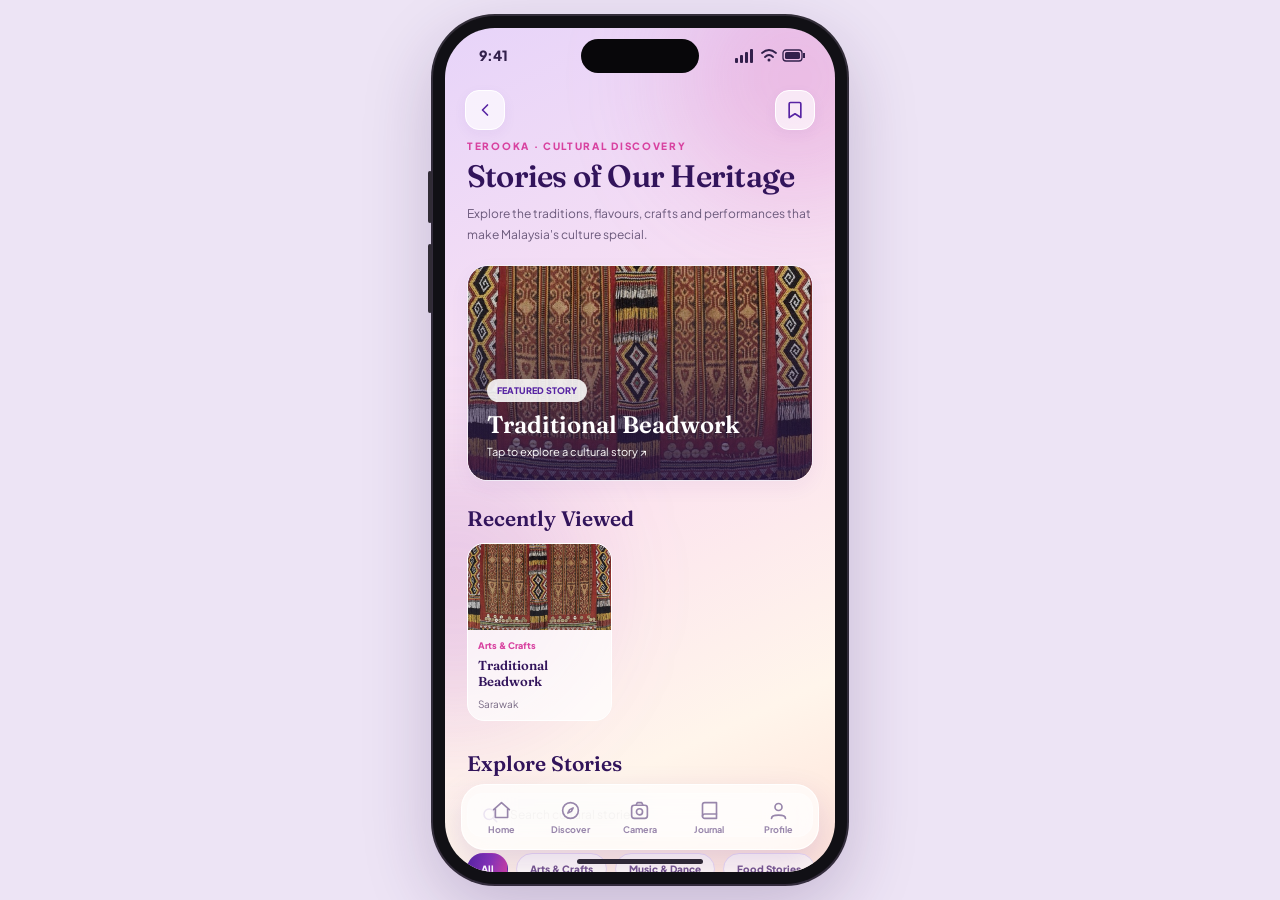
<file: culture-discovery.html>
<!DOCTYPE html>
<html lang="en">
<head>
  <meta charset="UTF-8"><meta name="viewport" content="width=device-width, initial-scale=1, viewport-fit=cover">
  <meta name="theme-color" content="#EDE4F5">
  <title>Cultural Discovery — Terooka</title>
  <link rel="preconnect" href="https://fonts.googleapis.com">
  <link rel="preconnect" href="https://fonts.gstatic.com" crossorigin>
  <link href="https://fonts.googleapis.com/css2?family=Fraunces:wght@400;500;600;700&family=Plus+Jakarta+Sans:wght@400;500;600;700;800&display=swap" rel="stylesheet">
  <style>
    :root{--purple:#5724A3;--pink:#D842A0;--ink:#32204B;--muted:#796B85;--serif:'Fraunces',Georgia,serif;--sans:'Plus Jakarta Sans',sans-serif;--grad:linear-gradient(105deg,#5724A3,#8834B9 52%,#D842A0)}
    *{box-sizing:border-box}html,body{margin:0;min-height:100%}
    body{background:#EDE4F5;color:var(--ink);font-family:var(--sans);min-height:100dvh;display:grid;place-items:center;overflow:hidden}
    button,input{font:inherit}button{cursor:pointer}
    .stage{width:414px;height:868px;transform-origin:center}
    .phone{width:414px;height:868px;padding:12px;background:#111015;border-radius:62px;position:relative;box-shadow:0 24px 70px #36195838,0 0 0 2px #343039}
    .phone:before,.phone:after{content:"";position:absolute;left:-5px;width:4px;background:#302b35;border-radius:4px}.phone:before{top:155px;height:52px}.phone:after{top:228px;height:69px}
    .screen{width:390px;height:844px;border-radius:50px;position:relative;overflow:hidden;background:linear-gradient(155deg,#E7D4F9 0%,#F3DDF5 28%,#FCE5EE 56%,#FFF5EB 81%,#FFE3D9 100%)}
    .glow{position:absolute;border-radius:50%;filter:blur(55px);pointer-events:none}.glow.one{width:240px;height:240px;top:-70px;right:-80px;background:#d842a033}.glow.two{width:260px;height:260px;top:430px;left:-120px;background:#8834b924}
    .island{position:absolute;z-index:30;top:11px;left:50%;transform:translateX(-50%);height:34px;width:118px;background:#08070a;border-radius:30px}
    .status{position:absolute;top:18px;left:34px;right:30px;z-index:29;display:flex;justify-content:space-between;align-items:center;font-size:14px;font-weight:800}
    .homebar{position:absolute;bottom:8px;left:50%;transform:translateX(-50%);width:126px;height:5px;background:#2F2837;border-radius:20px;z-index:30}
    .back-row{position:absolute;z-index:20;top:62px;left:20px;right:20px;display:flex;align-items:center;justify-content:space-between;pointer-events:none}.back-row>*{pointer-events:auto}
    .icon-btn{border:1px solid #fff;background:#ffffffa6;border-radius:14px;color:var(--purple);width:40px;height:40px;display:grid;place-items:center;box-shadow:0 4px 14px #5724a30d}
    svg{width:20px;height:20px;flex-shrink:0}
    .scroll{position:absolute;inset:0;overflow-y:auto;overflow-x:hidden;padding:112px 0 115px;scrollbar-width:none}.scroll::-webkit-scrollbar{display:none}
    .pad{padding:0 22px}
    .eyebrow{font-size:10px;font-weight:800;letter-spacing:.17em;text-transform:uppercase;color:var(--pink);margin:0 0 7px}
    h1{font:600 31px/1.12 var(--serif);color:#32145B;letter-spacing:-.025em;margin:0 0 9px}
    .intro{font-size:12px;line-height:1.75;color:#6c5a7c;margin:0 0 20px}
    .card{background:#ffffff9e;border:1px solid #ffffffe6;border-radius:21px;padding:17px;box-shadow:0 7px 20px #5724a30d;backdrop-filter:blur(12px)}
    h2{font:600 21px var(--serif);color:#32145B;margin:0}
    .section-head{display:flex;justify-content:space-between;align-items:center;gap:10px;margin:24px 0 12px}
    .section-head button{border:0;background:transparent;color:var(--purple);font-size:11px;font-weight:800;padding:6px 0}
    .featured{position:relative;overflow:hidden;min-height:216px;padding:0;display:flex;align-items:flex-end;text-decoration:none;background:linear-gradient(135deg,#5E319F,#CA70B3)}
    .featured img{position:absolute;inset:0;width:100%;height:100%;object-fit:cover}
    .featured .shade{position:absolute;inset:0;background:linear-gradient(0deg,#24113fcf,transparent 85%)}
    .featured-content{position:relative;z-index:2;padding:19px;color:white;width:100%}
    .featured .tag{display:inline-flex;background:#ffffffdf;color:var(--purple);border-radius:20px;padding:6px 10px;font-size:9px;font-weight:800;margin-bottom:8px}
    .featured h2{color:#fff;font-size:24px;margin:0 0 5px}
    .featured p{font-size:11px;line-height:1.5;margin:0;color:#fffdfd}
    .search{display:flex;align-items:center;gap:9px;background:#ffffffb8;border:1px solid white;border-radius:15px;padding:12px 13px;margin-top:17px}
    .search svg{color:var(--purple);width:18px;height:18px}.search input{background:transparent;border:0;outline:0;width:100%;font-size:12px;color:var(--ink)}
    .chips{display:flex;gap:8px;overflow-x:auto;padding:16px 0 15px;scrollbar-width:none}.chips::-webkit-scrollbar{display:none}
    .chip{flex-shrink:0;border:1px solid #e9d9f2;background:#ffffffb9;border-radius:20px;color:#76578e;font-size:10px;font-weight:800;padding:9px 13px}
    .chip.active{background:var(--grad);border-color:transparent;color:#fff}
    .story-grid{display:grid;grid-template-columns:repeat(2,minmax(0,1fr));gap:12px}
    .story-card{display:block;text-decoration:none;color:inherit;background:#ffffffbc;border:1px solid #fff;border-radius:19px;overflow:hidden;box-shadow:0 6px 16px #5724a30c}
    .story-photo{height:119px;position:relative;background:linear-gradient(135deg,#a47cbd,#f1a8bc)}
    .story-photo img{width:100%;height:100%;object-fit:cover;display:block}
    .photo-placeholder{position:absolute;inset:0;display:flex;align-items:center;justify-content:center;padding:15px;text-align:center;font:600 17px/1.2 var(--serif);color:#fff}
    .story-photo img:not([hidden])+.photo-placeholder{display:none}
    .story-info{padding:11px 12px 13px}.story-info .cat{font-size:9px;font-weight:800;color:var(--pink);margin:0 0 6px}
    .story-info strong{display:block;font:600 15px/1.27 var(--serif);color:#32145B;min-height:38px}
    .story-info small{display:block;font-size:10px;color:var(--muted);margin-top:8px}
    .recent-row{display:flex;gap:11px;overflow-x:auto;scrollbar-width:none;padding:0 0 5px;scroll-snap-type:x mandatory}.recent-row::-webkit-scrollbar{display:none}
    .recent-item{flex:0 0 145px;scroll-snap-align:start;text-decoration:none;color:inherit;border-radius:17px;background:#ffffffb5;border:1px solid #fff;overflow:hidden}
    .recent-item .story-photo{height:86px}.recent-item .story-info strong{font-size:13px;min-height:0}.recent-item .story-info{padding:10px}
    .empty{font-size:12px;line-height:1.7;color:var(--muted);padding:18px 6px}
    .back-link{display:flex;align-items:center;gap:8px;border:0;background:none;color:var(--purple);font-size:11px;font-weight:800;padding:0;margin:0 0 15px}
    [hidden]{display:none!important}
    .nav{position:absolute;z-index:20;left:16px;right:16px;bottom:22px;height:66px;padding:6px;display:grid;grid-template-columns:repeat(5,1fr);gap:2px;background:#ffffff9e;border:1px solid #ffffffe6;border-radius:24px;backdrop-filter:blur(24px);box-shadow:0 14px 34px #5724a329}
    .nav a{color:#9886AB;text-decoration:none;display:flex;flex-direction:column;align-items:center;justify-content:center;gap:3px;border-radius:18px;font-size:9px;font-weight:700}
    .nav a.active{background:#d842a01a;color:var(--purple)}
    .nav svg{width:21px;height:21px;stroke-width:1.9;fill:none;stroke-linecap:round;stroke-linejoin:round}
    @media(max-width:500px){body{display:block;overflow:auto}.stage,.phone{width:100%;height:100dvh;transform:none!important}.phone{padding:0;border-radius:0;box-shadow:none}.phone:before,.phone:after,.island,.status,.homebar{display:none}.screen{width:100%;height:100%;min-height:650px;border-radius:0}.scroll{padding-top:83px}.back-row{top:30px}.nav{bottom:13px}}
  </style>
</head>
<body>
<div class="stage" id="stage"><div class="phone"><div class="screen">
  <div class="glow one"></div><div class="glow two"></div><div class="island"></div>
  <div class="status"><span>9:41</span><svg style="width:70px;height:15px" viewBox="0 0 70 15" fill="none" aria-hidden="true"><g fill="#32204B"><rect x="0" y="10" width="3" height="5" rx="1"/><rect x="5" y="7" width="3" height="8" rx="1"/><rect x="10" y="4" width="3" height="11" rx="1"/><rect x="15" y="1" width="3" height="14" rx="1"/></g><g stroke="#32204B" stroke-width="1.8" stroke-linecap="round"><path d="M27 5Q34-1 41 5"/><path d="M30 9Q34 5 38 9"/></g><circle cx="34" cy="12" r="1.5" fill="#32204B"/><rect x="48" y="2" width="19" height="11" rx="3" stroke="#32204B" stroke-width="1.3"/><rect x="50" y="4" width="15" height="7" rx="1.6" fill="#32204B"/><path d="M69 5v5" stroke="#32204B" stroke-width="2"/></svg></div>
  <div class="back-row"><button class="icon-btn" id="back" aria-label="Go back"><svg viewBox="0 0 24 24" fill="none" stroke="currentColor" stroke-width="2" stroke-linecap="round" stroke-linejoin="round"><path d="m15 18-6-6 6-6"/></svg></button>
    <button class="icon-btn" id="saved-button" aria-label="View saved cultural stories" title="Saved stories"><svg viewBox="0 0 24 24" fill="none" stroke="currentColor" stroke-width="2" stroke-linejoin="round"><path d="M5 4.5A1.5 1.5 0 0 1 6.5 3h11A1.5 1.5 0 0 1 19 4.5V21l-7-4.5L5 21V4.5Z"/></svg></button></div>
  <main class="scroll" id="scroll"><div class="pad">
    <div id="home-view">
      <p class="eyebrow">TEROOKA · CULTURAL DISCOVERY</p><h1>Stories of Our Heritage</h1><p class="intro">Explore the traditions, flavours, crafts and performances that make Malaysia's culture special.</p>
      <a class="card featured" id="featured" href="cultural-story.html?id=beadwork&from=culture-discovery"><div class="shade"></div><div class="featured-content"><span class="tag">FEATURED STORY</span><h2 id="featured-title">Discover Sarawak</h2><p>Tap to explore a cultural story <span aria-hidden="true">↗</span></p></div></a>
      <div class="section-head" id="recent-head"><h2>Recently Viewed</h2></div><div class="recent-row" id="recent-row"></div>
      <div class="section-head"><h2>Explore Stories</h2></div>
      <label class="search"><svg viewBox="0 0 24 24" fill="none" stroke="currentColor" stroke-width="2" stroke-linecap="round"><circle cx="11" cy="11" r="7"/><path d="m16 16 5 5"/></svg><input id="search" type="search" placeholder="Search cultural stories..." aria-label="Search cultural stories"></label>
      <div class="chips" id="chips"></div><div class="story-grid" id="story-grid"></div><p class="empty" id="no-results" hidden>No stories match your search.</p>
    </div>
    <div id="saved-view" hidden><p class="eyebrow">YOUR COLLECTION</p><h1>Saved Stories</h1><p class="intro">Keep your favourite cultural discoveries in one place.</p><div class="story-grid" id="saved-grid"></div><p class="empty" id="saved-empty" hidden>No saved stories yet. Open any story and tap the bookmark icon to save it.</p></div>

  </div></main>
  <nav class="nav" aria-label="Main navigation">
    <a href="home.html"><svg viewBox="0 0 24 24" stroke="currentColor"><path d="m3 11 9-8 9 8M5 10v10h14V10"/></svg>Home</a>
    <a href="discover.html"><svg viewBox="0 0 24 24" stroke="currentColor"><circle cx="12" cy="12" r="9"/><path d="m15 9-2 4-4 2 2-4z"/></svg>Discover</a>
    <a href="camera.html"><svg viewBox="0 0 24 24" stroke="currentColor"><rect x="3" y="6" width="18" height="15" rx="3"/><circle cx="12" cy="13.5" r="3.5"/><path d="M8 6l1.5-3h5L16 6"/></svg>Camera</a>
    <a href="journal.html"><svg viewBox="0 0 24 24" stroke="currentColor"><path d="M4 5.5A2.5 2.5 0 0 1 6.5 3H20v18H6.5A2.5 2.5 0 0 1 4 18.5Z"/><path d="M4 18.5A2.5 2.5 0 0 1 6.5 16H20"/></svg>Journal</a>
    <a href="profile.html"><svg viewBox="0 0 24 24" stroke="currentColor"><circle cx="12" cy="8" r="4"/><path d="M4 21c0-5 16-5 16 0"/></svg>Profile</a>
  </nav><div class="homebar"></div></div></div></div>
<script src="cultural-stories.js"></script>
<script>
  (function(){
    'use strict';
    const $=id=>document.getElementById(id),stories=window.CULTURAL_STORIES||{};
    const safe=s=>String(s??'').replace(/[&<>"']/g,c=>({'&':'&amp;','<':'&lt;','>':'&gt;','"':'&quot;',"'":'&#39;'}[c]));
    const read=(key,fallback)=>{try{return JSON.parse(localStorage.getItem(key))??fallback}catch{return fallback}};
    const session=read('terooka_session',null),uid=session?.username||session?.email||'guest';
    const savedKey='terooka_culture_saved_'+uid,recentKey='terooka_culture_recent_'+uid;
    const entries=Object.entries(stories),categories=['All','Arts & Crafts','Music & Dance','Food Stories'];
    let selected='All',view='home';
    function scale(){if(innerWidth<=500)return;const s=Math.min((innerWidth-32)/414,(innerHeight-32)/868,1);$('stage').style.transform='scale('+s+')'}
    addEventListener('resize',scale);scale();
    const href=id=>'cultural-story.html?id='+encodeURIComponent(id)+'&from=culture-discovery';
    function imageBlock(s){const src=Array.isArray(s.images)&&s.images.length?s.images[0]:'';return '<div class="story-photo">'+(src?'<img src="'+safe(src)+'" alt="" loading="lazy" onerror="this.hidden=true">':'')+'<div class="photo-placeholder">'+safe(s.title)+'</div></div>'}
    function tile([id,s],compact=false){return '<a class="'+(compact?'recent-item':'story-card')+'" href="'+href(id)+'">'+imageBlock(s)+'<div class="story-info"><p class="cat">'+safe(s.category||'Culture')+'</p><strong>'+safe(s.title)+'</strong><small>'+safe(s.location||'Malaysia')+'</small></div></a>'}
    function ids(key){const v=read(key,[]);return Array.isArray(v)?v.filter(id=>stories[id]):[]}
    function showView(next){view=next;$('saved-button').hidden=next==='saved';['home','saved'].forEach(v=>$(v+'-view').hidden=v!==next);if(next==='saved')renderSaved();$('scroll').scrollTop=0}
    function renderSaved(){const data=ids(savedKey).map(id=>[id,stories[id]]);$('saved-grid').innerHTML=data.map(x=>tile(x)).join('');$('saved-empty').hidden=!!data.length}
    function renderHomeRecent(){const data=ids(recentKey).slice(0,4).map(id=>[id,stories[id]]);$('recent-head').hidden=!data.length;$('recent-row').hidden=!data.length;$('recent-row').innerHTML=data.map(x=>tile(x,true)).join('')}
    function renderStories(){const q=$('search').value.trim().toLowerCase();const data=entries.filter(([id,s])=>(selected==='All'||s.category===selected)&&[s.title,s.category,s.location,s.summary].some(v=>String(v||'').toLowerCase().includes(q)));$('story-grid').innerHTML=data.map(x=>tile(x)).join('');$('no-results').hidden=!!data.length}
    $('chips').innerHTML=categories.filter(c=>c==='All'||entries.some(([,s])=>s.category===c)).map(c=>'<button class="chip'+(c==='All'?' active':'')+'" data-category="'+safe(c)+'">'+safe(c)+'</button>').join('');
    $('chips').addEventListener('click',e=>{const b=e.target.closest('[data-category]');if(!b)return;selected=b.dataset.category;document.querySelectorAll('.chip').forEach(x=>x.classList.toggle('active',x===b));renderStories()});
    $('search').addEventListener('input',renderStories);
    $('saved-button').onclick=()=>showView(view==='saved'?'home':'saved');
    $('back').onclick=()=>{if(view!=='home'){showView('home');return}if(document.referrer){try{const ref=new URL(document.referrer);if(ref.origin===location.origin&&ref.pathname!==location.pathname){history.back();return}}catch(e){}}location.href='home.html'};
    if(entries.length){const [id,s]=entries[0];$('featured').href=href(id);$('featured-title').textContent=s.title;const src=Array.isArray(s.images)?s.images[0]:null;if(src){const img=document.createElement('img');img.alt='';img.src=src;img.onerror=()=>img.remove();$('featured').prepend(img)}}else{$('featured').hidden=true}
    renderHomeRecent();renderStories();
    window.addEventListener('pageshow',()=>{renderHomeRecent();if(view==='saved')renderSaved();});
  })();
</script></body></html>
</file>
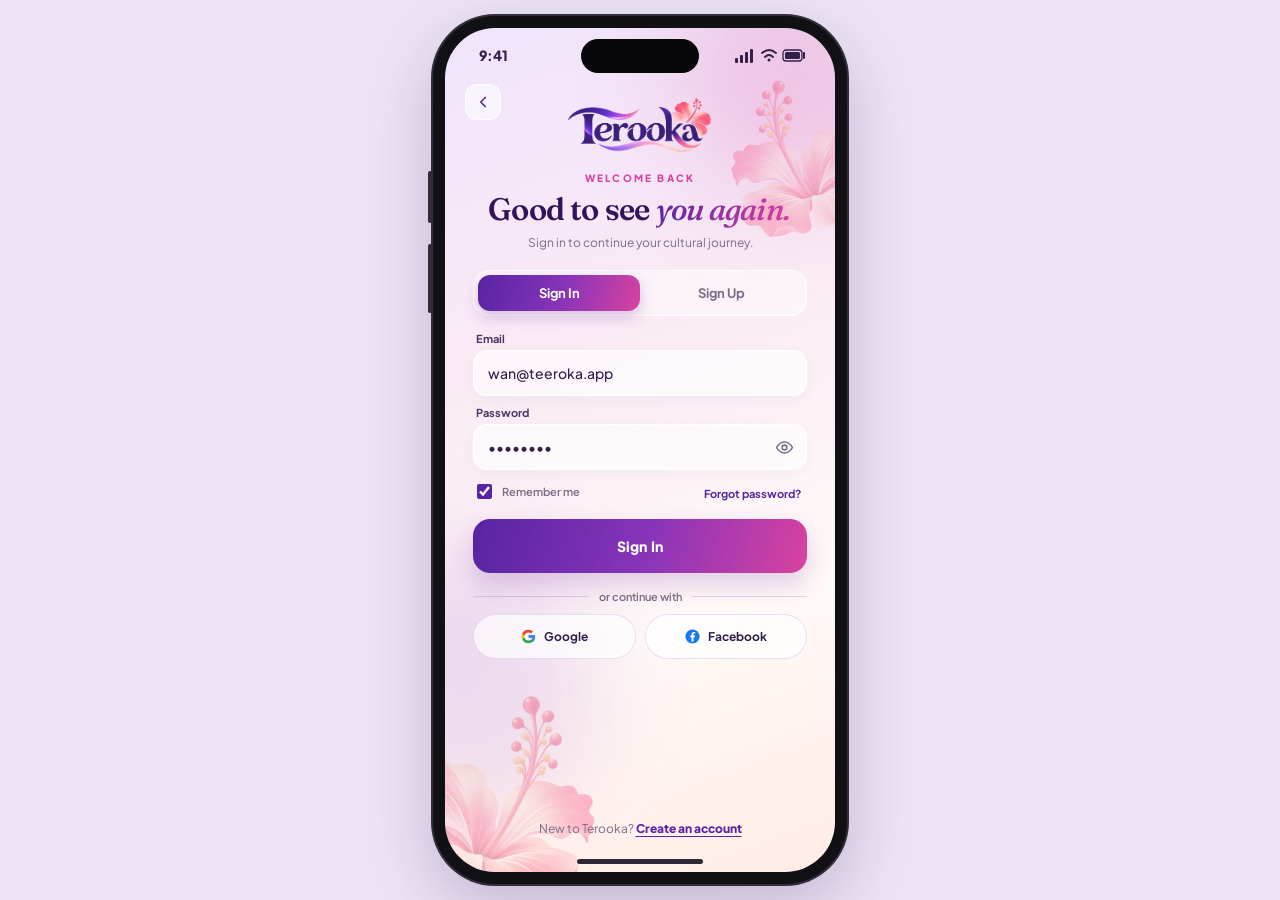
<file: home.html>
<!DOCTYPE html>
<html lang="en">
<head>
  <meta charset="UTF-8">
  <meta name="viewport" content="width=device-width, initial-scale=1, viewport-fit=cover">
  <meta name="theme-color" content="#EDE4F5">

  <title>Home — Terooka</title>

  <link rel="preconnect" href="https://fonts.googleapis.com">
  <link rel="preconnect" href="https://fonts.gstatic.com" crossorigin>
  <link href="https://fonts.googleapis.com/css2?family=Fraunces:ital,opsz,wght@0,9..144,400..700;1,9..144,400..700&family=Plus+Jakarta+Sans:wght@400;500;600;700;800&display=swap" rel="stylesheet">

  <style>
    :root {
      --purple: #5724A3;
      --pink: #D842A0;
      --ink: #32204B;
      --muted: #796B85;
      --outer: #EDE4F5;
      --error: #C0224F;
      --ok: #1F7A4D;
      --serif: 'Fraunces', Georgia, serif;
      --sans: 'Plus Jakarta Sans', sans-serif;
      --grad: linear-gradient(105deg, var(--purple), #8834B9 52%, var(--pink));
    }

    * { box-sizing: border-box; }
    html, body { margin: 0; min-height: 100%; }
    button { font-family: inherit; }

    body {
      background: var(--outer);
      font-family: var(--sans);
      color: var(--ink);
      min-height: 100dvh;
      display: grid;
      place-items: center;
      overflow: hidden;
    }

    /* ===== PHONE FRAME ===== */
    .stage { width: 414px; height: 868px; flex-shrink: 0; transform-origin: center; }
    .phone {
      width: 414px; height: 868px; padding: 12px;
      background: #111015; border-radius: 62px; position: relative;
      box-shadow: 0 24px 70px rgba(54,25,88,.23), 0 0 0 2px #343039;
    }
    .phone::before, .phone::after {
      content: ""; position: absolute; left: -5px; width: 4px; background: #302b35; border-radius: 4px;
    }
    .phone::before { top: 155px; height: 52px; }
    .phone::after  { top: 228px; height: 69px; }

    .screen {
      width: 390px; height: 844px; border-radius: 50px; position: relative; overflow: hidden;
      background: linear-gradient(160deg, #F0E4FB 0%, #F9EAF5 35%, #FFF9F7 70%, #FFECE5 100%);
    }
    .glow { position: absolute; border-radius: 50%; filter: blur(55px); pointer-events: none; }
    .glow-1 { width: 240px; height: 240px; top: -70px; right: -80px; background: rgba(216,66,160,.20); }
    .glow-2 { width: 260px; height: 260px; top: 420px; left: -120px; background: rgba(136,52,185,.14); }

    .island {
      position: absolute; z-index: 30; top: 11px; left: 50%; transform: translateX(-50%);
      height: 34px; width: 118px; background: #08070a; border-radius: 30px;
    }
    .status {
      position: absolute; top: 18px; left: 34px; right: 30px; z-index: 29;
      display: flex; justify-content: space-between; align-items: center;
      font-size: 14px; font-weight: 800;
    }
    .homebar {
      position: absolute; bottom: 8px; left: 50%; transform: translateX(-50%);
      width: 126px; height: 5px; background: #2F2837; border-radius: 20px; z-index: 30;
    }

    /* ===== SCROLL AREA ===== */
    .scroll {
      position: absolute; inset: 0; z-index: 2;
      overflow-y: auto; overflow-x: hidden; scrollbar-width: none;
      padding: 64px 0 118px;
      scroll-behavior: smooth;
    }
    .scroll::-webkit-scrollbar { display: none; }
    .pad { padding-left: 22px; padding-right: 22px; }

    /* ===== HEADER ===== */
    .top { display: flex; align-items: flex-start; justify-content: space-between; gap: 12px; }
    .eyebrow {
      font-size: 10px; font-weight: 800; letter-spacing: .22em; text-transform: uppercase;
      color: var(--pink); margin: 4px 0 8px;
    }
    h1 {
      font-family: var(--serif); font-size: 30px; font-weight: 600; line-height: 1.1;
      letter-spacing: -.025em; color: #32145B; margin: 0;
    }
    h1 em, .grad-text {
      font-style: italic; font-weight: 500; padding-right: .06em;
      background: linear-gradient(100deg, var(--purple), var(--pink));
      -webkit-background-clip: text; background-clip: text; color: transparent;
    }
    .avatar {
      width: 46px; height: 46px; flex: 0 0 46px; border: 0; border-radius: 16px; cursor: pointer;
      background: var(--grad); color: #fff; font: 700 19px var(--serif);
      box-shadow: 0 8px 18px rgba(112,42,159,.25);
      display: grid; place-items: center; transition: transform .2s;
    }
    .avatar:hover { transform: translateY(-2px); }
    .avatar:focus-visible, .chip:focus-visible, .btn:focus-visible, .heart:focus-visible,
    .nav button:focus-visible, .x:focus-visible, .link:focus-visible, .exp:focus-visible {
      outline: 3px solid var(--pink); outline-offset: 2px;
    }

    /* ===== SEARCH ===== */
    .search { position: relative; margin-top: 18px; }
    .search svg {
      position: absolute; left: 14px; top: 50%; transform: translateY(-50%);
      width: 18px; height: 18px; color: var(--muted); pointer-events: none;
    }
    .search input {
      width: 100%; height: 48px; padding: 0 14px 0 42px; font: 500 14px var(--sans); color: var(--ink);
      background: rgba(255,255,255,.6); border: 1.5px solid rgba(255,255,255,.9); border-radius: 15px;
      outline: none; box-shadow: 0 4px 14px rgba(87,36,163,.04);
      transition: border-color .2s, box-shadow .2s, background .2s;
    }
    .search input::placeholder { color: #aa9db6; }
    .search input:focus { background: rgba(255,255,255,.88); border-color: #B77BDB; box-shadow: 0 0 0 4px rgba(184,123,219,.18); }

    /* ===== GLASS ===== */
    .glass {
      background: rgba(255,255,255,.34); border: 1px solid rgba(255,255,255,.7);
      border-radius: 22px; backdrop-filter: blur(20px); -webkit-backdrop-filter: blur(20px);
      box-shadow: 0 6px 22px rgba(87,36,163,.06);
    }

    /* ===== GETTING STARTED ===== */
    .start { margin-top: 20px; padding: 16px; position: relative; }
    .start h2 { font: 600 18px var(--serif); letter-spacing: -.01em; margin: 0 0 3px; color: #32145B; }
    .start .lead { font-size: 11.5px; color: var(--muted); margin: 0 0 12px; line-height: 1.5; }
    .x {
      position: absolute; top: 10px; right: 10px; width: 30px; height: 30px; border: 0; border-radius: 10px;
      background: none; color: var(--muted); cursor: pointer; display: grid; place-items: center;
    }
    .x:hover { background: rgba(255,255,255,.6); color: var(--ink); }
    .x svg { width: 16px; height: 16px; }
    .bar { height: 6px; border-radius: 6px; background: rgba(87,36,163,.1); overflow: hidden; margin-bottom: 14px; }
    .bar i { display: block; height: 100%; border-radius: 6px; background: var(--grad); transition: width .5s cubic-bezier(.2,.7,.2,1); }

    .steps { list-style: none; margin: 0; padding: 0; display: flex; flex-direction: column; gap: 10px; }
    .step { display: flex; align-items: center; gap: 11px; font-size: 12.5px; font-weight: 600; }
    .tick {
      width: 24px; height: 24px; flex: 0 0 24px; border-radius: 50%; display: grid; place-items: center;
      border: 1.8px solid #C9B4E2; color: #fff; transition: background .3s, border-color .3s;
    }
    .tick svg { width: 13px; height: 13px; opacity: 0; transition: opacity .3s; }
    .step.done .tick { background: var(--grad); border-color: transparent; }
    .step.done .tick svg { opacity: 1; }
    .step.done .label { color: var(--muted); text-decoration: line-through; text-decoration-color: rgba(121,107,133,.5); }
    .step .label { flex: 1; }
    .link {
      border: 0; background: none; cursor: pointer; font: 800 11.5px var(--sans); color: var(--purple);
      text-decoration: underline; text-underline-offset: 3px; padding: 4px 2px; border-radius: 6px;
    }
    .pick { margin-top: 14px; padding-top: 13px; border-top: 1px dashed rgba(87,36,163,.18); }
    .pick p { font-size: 11px; font-weight: 700; margin: 0 0 8px; color: #4a3566; }

    /* ===== CHIPS ===== */
    .chips { display: flex; flex-wrap: wrap; gap: 7px; }
    .row-chips { display: flex; gap: 8px; overflow-x: auto; scrollbar-width: none; padding: 2px 22px 6px; }
    .row-chips::-webkit-scrollbar { display: none; }
    .chip {
      flex-shrink: 0; border: 1.5px solid rgba(255,255,255,.9); background: rgba(255,255,255,.55);
      padding: 8px 14px; border-radius: 40px; cursor: pointer; font: 700 12px var(--sans); color: #5a4670;
      transition: background .2s, color .2s, border-color .2s, transform .2s;
    }
    .chip:hover { transform: translateY(-2px); background: rgba(255,255,255,.85); }
    .chip[aria-pressed="true"] { background: var(--grad); color: #fff; border-color: transparent; box-shadow: 0 6px 14px rgba(112,42,159,.22); }

    /* ===== SECTIONS ===== */
    .section { margin-top: 30px; }
    .sec-head { display: flex; align-items: baseline; justify-content: space-between; margin-bottom: 4px; }
    h2.sec { font: 600 22px var(--serif); letter-spacing: -.02em; margin: 0; color: #32145B; }
    .sec-sub { font-size: 12px; color: var(--muted); margin: 3px 0 12px; line-height: 1.5; }
    .count { font-size: 11px; font-weight: 700; color: var(--muted); }

    /* ===== PLACE CARDS ===== */
    .rail { display: flex; align-items: stretch; gap: 14px; overflow-x: auto; scrollbar-width: none; padding: 4px 22px 14px; scroll-padding-left: 22px; scroll-snap-type: x proximity; }
    .rail::-webkit-scrollbar { display: none; }
    .rail::after { content:""; flex:0 0 8px; }
    .place {
      flex: 0 0 214px; width:214px; min-width:214px; align-self:stretch; scroll-snap-align: start; border-radius: 22px; overflow: hidden; display:flex; flex-direction:column;
      background: rgba(255,255,255,.72); border: 1px solid rgba(255,255,255,.9);
      box-shadow: 0 10px 26px rgba(87,36,163,.10); transition: transform .3s, box-shadow .3s;
    }
    .place:hover { transform: translateY(-4px); box-shadow: 0 16px 32px rgba(87,36,163,.16); }
    .cover {
      position: relative; height: 116px; flex:0 0 116px; padding: 12px; display: flex; flex-direction: column; justify-content: flex-end;
      color: #fff; overflow: hidden;
    }
    .cover::before { content: ""; position: absolute; inset: 0; background: linear-gradient(180deg, transparent 35%, rgba(29,15,44,.65)); pointer-events: none; }
    .cover .state { position: relative; font: italic 500 22px var(--serif); letter-spacing: -.02em; text-shadow: 0 2px 10px rgba(0,0,0,.18); }
    .tags { position: absolute; top: 11px; left: 11px; right: 48px; display: flex; flex-wrap: wrap; gap: 5px; }
    .tag {
      font-size: 9px; font-weight: 800; letter-spacing: .08em; text-transform: uppercase;
      background: rgba(255,255,255,.28); backdrop-filter: blur(6px); -webkit-backdrop-filter: blur(6px);
      padding: 4px 8px; border-radius: 20px;
    }
    .tag.fy { background: #fff; color: var(--pink); }
    .heart {
      position: absolute; top: 8px; right: 8px; z-index: 2; width: 34px; height: 34px; border: 0; border-radius: 50%;
      background: rgba(255,255,255,.88); color: #B58FCF; cursor: pointer; display: grid; place-items: center;
      transition: transform .2s, color .2s;
    }
    .heart:hover { transform: scale(1.1); }
    .heart svg { width: 17px; height: 17px; }
    .heart[aria-pressed="true"] { color: var(--pink); }
    .heart[aria-pressed="true"] svg path { fill: currentColor; }
    .place .body { padding: 12px 14px 14px; flex:1; }
    .body h3 { font: 600 16px var(--serif); letter-spacing: -.01em; margin: 0 0 4px; color: #32145B; }
    .body p { font-size: 11.5px; line-height: 1.55; color: var(--muted); margin: 0; }

    /* ===== EXPERIENCES ===== */
    .exps { display: flex; flex-direction: column; gap: 11px; }
    .exp {
      display: flex; align-items: center; gap: 13px; padding: 13px 14px; text-align: left; width: 100%;
      border: 1px solid rgba(255,255,255,.7); background: rgba(255,255,255,.34); border-radius: 20px; cursor: pointer;
      backdrop-filter: blur(20px); -webkit-backdrop-filter: blur(20px); color: inherit;
      box-shadow: 0 6px 22px rgba(87,36,163,.05); transition: transform .3s, background .3s, box-shadow .3s;
    }
    .exp:hover { transform: translateY(-4px); background: rgba(255,255,255,.6); box-shadow: 0 14px 28px rgba(87,36,163,.11); }
    .exp-ic { width: 44px; height: 44px; flex: 0 0 44px; border-radius: 15px; display: grid; place-items: center; }
    .exp-ic svg { width: 22px; height: 22px; }
    .exp h3 { font: 600 15px var(--serif); margin: 0 0 3px; letter-spacing: -.01em; color: #32145B; }
    .exp small { font-size: 11px; color: var(--muted); display: block; line-height: 1.4; }
    .exp .arrow { margin-left: auto; color: #B58FCF; font-size: 16px; }
    .note { font-size: 10.5px; color: var(--muted); margin: 12px 4px 0; font-style: italic; text-align: center; }

    /* ===== DID YOU KNOW ===== */
    .know {
      margin-top: 28px; padding: 18px; border-radius: 22px; color: #fff; position: relative; overflow: hidden;
      background: linear-gradient(135deg, #5724A3, #8834B9 55%, #D842A0);
      box-shadow: 0 14px 30px rgba(112,42,159,.24);
    }
    .know .hibiscus-bg { position:absolute; width:190px; height:190px; right:-45px; bottom:-48px; object-fit:contain; opacity:.38; transform:rotate(-35deg); pointer-events:none; }
    .know .k-eyebrow { font-size: 9.5px; font-weight: 800; letter-spacing: .22em; text-transform: uppercase; opacity: .85; margin: 0 0 8px; position: relative; }
    .know p.k-text { font: 500 17px/1.35 var(--serif); letter-spacing: -.01em; margin: 0; position: relative; max-width: 270px; }

    /* Compact action beside the fact carousel dots */
    .fact-footer{position:relative;display:flex;align-items:center;justify-content:space-between;gap:10px;margin-top:15px;min-height:28px;z-index:2}
    .culture-link{display:inline-flex;align-items:center;gap:5px;white-space:nowrap;color:#fff;text-decoration:underline;text-underline-offset:3px;font-size:11px;font-weight:800;padding:6px 0 6px 8px;border-radius:8px;transition:opacity .2s}
    .culture-link:hover{opacity:.8}
    .culture-link svg{width:14px;height:14px;flex:none}
    .know .k-text { min-height: 94px; opacity: 0; transition: opacity .25s ease; }
    .know .k-text.fact-visible { opacity: 1; }
    .fact-dots { position: relative; display: flex; gap: 7px; margin-top: 0; }
    .fact-dot { width: 7px; height: 7px; padding: 0; border: 0; border-radius: 10px; background: rgba(255,255,255,.35); cursor: pointer; transition: width .25s, background .25s; }
    .fact-dot.selected { width: 23px; background: #fff; }

    /* ===== TRAVELOGUE ===== */
    .empty { text-align: center; padding: 26px 20px 22px; }
    .empty svg { width: 74px; height: 74px; opacity: .85; }
    .empty h3 { font: 600 18px var(--serif); margin: 10px 0 5px; color: #32145B; }
    .empty p { font-size: 12px; color: var(--muted); line-height: 1.55; margin: 0 0 16px; }
    .mem-list { display: flex; flex-direction: column; gap: 11px; }
    .mem { padding: 14px 15px; position: relative; }
    .mem h3 { font: 600 16px var(--serif); margin: 0 0 3px; padding-right: 30px; color: #32145B; }
    .mem .meta { font-size: 10.5px; font-weight: 700; color: var(--pink); margin: 0 0 7px; letter-spacing: .02em; }
    .mem p { font-size: 12px; line-height: 1.6; color: #5d4d70; margin: 0; white-space: pre-wrap; word-break: break-word; }
    .mem .del {
      position: absolute; top: 9px; right: 9px; width: 28px; height: 28px; border: 0; border-radius: 9px;
      background: none; color: #B9A9C8; cursor: pointer; display: grid; place-items: center;
    }
    .mem .del:hover { color: var(--error); background: rgba(192,34,79,.08); }
    .mem .del:focus-visible { outline: 3px solid var(--pink); }
    .mem .del svg { width: 15px; height: 15px; }

    .btn {
      display: inline-flex; justify-content: center; align-items: center; gap: 9px; border: 0; cursor: pointer;
      min-height: 50px; padding: 0 24px; border-radius: 16px; background: var(--grad); color: #fff;
      font: 800 13.5px var(--sans); letter-spacing: .01em; box-shadow: 0 12px 24px rgba(112,42,159,.2);
      transition: transform .25s, filter .25s;
    }
    .btn:hover { transform: translateY(-3px); filter: brightness(1.08); }
    .btn.full { width: 100%; }
    .btn.ghost { background: rgba(255,255,255,.7); color: var(--purple); box-shadow: none; border: 1.5px solid #fff; }
    .btn.danger { background: rgba(192,34,79,.09); color: var(--error); box-shadow: none; }
    .none { text-align: center; padding: 26px 10px; font-size: 12.5px; color: var(--muted); }

    /* ===== BOTTOM NAV ===== */
    .nav {
      position: absolute; z-index: 20; left: 16px; right: 16px; bottom: 22px; height: 66px; padding: 6px;
      display: grid; grid-template-columns: repeat(5, 1fr); gap: 2px;
      background: rgba(255,255,255,.62); border: 1px solid rgba(255,255,255,.9); border-radius: 24px;
      backdrop-filter: blur(24px); -webkit-backdrop-filter: blur(24px);
      box-shadow: 0 14px 34px rgba(87,36,163,.16);
    }
    .nav button {
      border: 0; background: none; cursor: pointer; border-radius: 18px; color: #9886AB;
      display: flex; flex-direction: column; align-items: center; justify-content: center; gap: 3px;
      font: 700 10px var(--sans); transition: color .25s, background .25s;
    }
    .nav button svg { width: 21px; height: 21px; }
    .nav button[aria-current="true"] { color: var(--purple); background: rgba(216,66,160,.10); }

    /* ===== SHEET ===== */
    .overlay {
      position: absolute; inset: 0; z-index: 40; display: flex; align-items: flex-end;
      background: rgba(40,18,66,.38); backdrop-filter: blur(3px); -webkit-backdrop-filter: blur(3px);
      opacity: 0; pointer-events: none; transition: opacity .3s;
    }
    .overlay.open { opacity: 1; pointer-events: auto; }
    .sheet {
      width: 100%; max-height: 88%; overflow-y: auto; scrollbar-width: none;
      background: linear-gradient(170deg, #FBF4FF, #FFF7F5); border-radius: 30px 30px 0 0;
      padding: 12px 22px 34px; transform: translateY(100%); transition: transform .38s cubic-bezier(.2,.8,.2,1);
      box-shadow: 0 -16px 40px rgba(40,18,66,.2);
    }
    .sheet::-webkit-scrollbar { display: none; }
    .overlay.open .sheet { transform: none; }
    .grab { width: 40px; height: 4px; border-radius: 4px; background: #D8C8E8; margin: 0 auto 16px; }
    .sheet h2 { font: 600 24px var(--serif); letter-spacing: -.02em; margin: 0 0 4px; color: #32145B; }
    .sheet .sub { font-size: 12px; color: var(--muted); margin: 0 0 16px; line-height: 1.5; }

    .f { margin-bottom: 12px; }
    .f label { display: block; font-size: 11px; font-weight: 700; margin: 0 0 5px 3px; color: #4a3566; }
    .f input, .f textarea {
      width: 100%; padding: 0 14px; font: 500 14px var(--sans); color: var(--ink);
      background: rgba(255,255,255,.8); border: 1.5px solid #fff; border-radius: 14px; outline: none;
      box-shadow: 0 4px 14px rgba(87,36,163,.05); transition: border-color .2s, box-shadow .2s;
    }
    .f input { height: 46px; }
    .f textarea { padding: 12px 14px; min-height: 104px; resize: vertical; line-height: 1.5; }
    .f input:focus, .f textarea:focus { border-color: #B77BDB; box-shadow: 0 0 0 4px rgba(184,123,219,.18); }
    .f.invalid input { border-color: var(--error); }
    .f .err { display: block; font-size: 10.5px; font-weight: 600; color: var(--error); margin: 4px 0 0 3px; }
    .f .err:empty { display: none; }

    .who { display: flex; align-items: center; gap: 13px; margin-bottom: 16px; }
    .who .avatar { cursor: default; }
    .who .avatar:hover { transform: none; }
    .who b { display: block; font: 600 18px var(--serif); color: #32145B; }
    .who span { font-size: 12px; color: var(--muted); }
    .stats { display: grid; grid-template-columns: 1fr 1fr; gap: 10px; margin-bottom: 16px; }
    .stat { padding: 14px; text-align: center; }
    .stat b { display: block; font: 600 26px var(--serif); color: var(--purple); }
    .stat span { font-size: 11px; font-weight: 700; color: var(--muted); }
    .stack { display: flex; flex-direction: column; gap: 10px; }

    /* ===== TOAST ===== */
    .toast {
      position: absolute; z-index: 60; left: 50%; top: 58px; transform: translate(-50%, -20px);
      background: #32204B; color: #fff; font-size: 12px; font-weight: 700; padding: 11px 16px; border-radius: 14px;
      opacity: 0; pointer-events: none; transition: opacity .3s, transform .3s; max-width: 86%; text-align: center;
      box-shadow: 0 10px 24px rgba(40,18,66,.3);
    }
    .toast.show { opacity: 1; transform: translate(-50%, 0); }

    /* ===== MOBILE ===== */
    @media (max-width: 500px) {
      body { display: block; overflow: auto; }
      .stage, .phone { width: 100%; height: 100dvh; transform: none !important; }
      .phone { padding: 0; border-radius: 0; box-shadow: none; }
      .phone::before, .phone::after, .island, .status, .homebar { display: none; }
      .screen { width: 100%; height: 100%; min-height: 650px; border-radius: 0; }
      .scroll { padding-top: 30px; }
      .toast { top: 24px; }
    }

    @media (prefers-reduced-motion: no-preference) {
      .rise { opacity: 0; transform: translateY(14px); animation: rise .65s cubic-bezier(.2,.7,.2,1) forwards; }
      .rise.d1 { animation-delay: .08s; } .rise.d2 { animation-delay: .16s; } .rise.d3 { animation-delay: .24s; }
    }
    @keyframes rise { to { opacity: 1; transform: none; } }
    @media (prefers-reduced-motion: reduce) {
      .scroll { scroll-behavior: auto; }
      .place, .exp, .chip, .btn, .sheet, .overlay, .toast, .bar i { transition: none; }
    }

    /* NEW JOURNEY-FIRST HOME */
    .story-hero {margin-top:20px;min-height:238px;border-radius:24px;overflow:hidden;position:relative;padding:23px 20px;display:flex;flex-direction:column;justify-content:flex-end;color:white;background:linear-gradient(180deg,rgba(45,20,82,.18),rgba(45,20,82,.91)),url('img/story-bg.jpg') center/cover,linear-gradient(135deg,#5724A3,#D842A0);box-shadow:0 14px 28px rgba(87,36,163,.19)}
    .story-hero .hero-kicker{font-size:9px;letter-spacing:.19em;font-weight:800;text-transform:uppercase;margin:0 0 7px;color:#FAD7F1}
    .story-hero h2{font:600 27px/1.08 var(--serif);margin:0 0 9px;max-width:260px}
    .story-hero p.hero-copy{font-size:11px;line-height:1.55;margin:0 0 14px;max-width:285px;color:#F7EBFF}
    .hero-action{background:#fff;color:var(--purple);border:0;border-radius:13px;padding:13px 17px;font:800 12px var(--sans);cursor:pointer;width:100%}
    .mini-stats{display:grid;grid-template-columns:repeat(3,1fr);gap:9px;margin-top:16px}
    .mini-stat{background:rgba(255,255,255,.68);border:1px solid #fff;border-radius:18px;padding:13px 5px;text-align:center}
    .mini-stat .num{font:600 25px var(--serif);color:var(--purple);display:block}
    .mini-stat .stat-label{font-size:9px;font-weight:700;color:var(--muted);display:block;margin-top:3px}
    .nearby-card{margin-top:18px;padding:16px 17px;display:flex;gap:13px;align-items:center}
    .nearby-icon{width:45px;height:45px;border-radius:14px;display:grid;place-items:center;background:#F1DFF8;color:var(--purple);font-size:23px;flex-shrink:0}
    .nearby-card h3{font:600 16px var(--serif);margin:0 0 4px}
    .nearby-card p{font-size:10.5px;color:var(--muted);line-height:1.45;margin:0 0 6px}
    .nearby-card button{border:0;background:none;color:var(--purple);font:800 11px var(--sans);padding:0;cursor:pointer}
    .destination-image{height:116px;width:100%;object-fit:cover;display:block}
    .nav button{font-size:9px}

    /* ===== MY JOURNEYS SHORTCUT ===== */
    .journey-shortcut{display:flex;align-items:center;gap:13px;padding:16px;margin-top:16px;text-decoration:none;color:var(--ink);transition:transform .2s,background .2s}
    .journey-shortcut:hover{transform:translateY(-2px);background:rgba(255,255,255,.7)}
    .journey-shortcut:focus-visible{outline:3px solid var(--pink);outline-offset:2px}
    .journey-shortcut-icon{width:48px;height:48px;flex-shrink:0;border-radius:15px;display:grid;place-items:center;background:var(--grad);color:white}
    .journey-shortcut-icon svg{width:25px;height:25px}
    .journey-shortcut-text{flex:1;min-width:0}
    .journey-shortcut-text h3{font:600 17px var(--serif);color:#32145B;margin:0 0 4px}
    .journey-shortcut-text p{font-size:10px;line-height:1.5;color:var(--muted);margin:0 0 6px}
    .journey-shortcut-text span{font-size:11px;font-weight:800;color:var(--purple)}
    .journey-chevron{width:18px;height:18px;color:var(--purple);flex-shrink:0}

    /* RECENT JOURNAL BOOKS — HORIZONTAL BOOKSHELF */
    .journal-rail { display:flex; gap:16px; overflow-x:auto; overflow-y:hidden; padding:8px 22px 18px; margin:0 -22px; scroll-snap-type:x mandatory; scrollbar-width:none; }
    .journal-rail::-webkit-scrollbar { display:none; }
    .journal-book { position:relative; flex:0 0 146px; height:198px; padding:20px 14px 14px 22px; border-radius:5px 13px 13px 5px; overflow:hidden; display:flex; flex-direction:column; justify-content:flex-end; color:#fff; text-decoration:none; background:#7453A9; box-shadow:0 14px 22px #5724a33d,inset 0 0 0 1px #ffffff24; scroll-snap-align:start; transition:transform .2s; }
    .journal-book:hover { transform:translateY(-4px); }
    .journal-book-spine { position:absolute; left:6px; top:0; bottom:0; width:6px; background:rgba(0,0,0,.17); border-right:1px solid rgba(255,255,255,.22); }
    .journal-book-ornament { position:absolute; top:23px; left:0; right:0; text-align:center; font-size:54px; color:rgba(255,255,255,.25); }
    .journal-book-kicker { font-size:7px; font-weight:800; letter-spacing:.13em; opacity:.83; margin-bottom:8px; }
    .journal-book-title { font:600 20px/1.12 var(--serif); overflow-wrap:anywhere; display:-webkit-box; -webkit-box-orient:vertical; -webkit-line-clamp:3; overflow:hidden; }
    .journal-book-place { font-size:10px; margin-top:8px; opacity:.92; }
    .journal-book-date { font-size:9px; margin-top:5px; opacity:.75; }
    .journal-book:focus-visible { outline:3px solid var(--pink); outline-offset:3px; }

    .journal-book{justify-content:flex-start;padding:18px 12px 12px 24px;border-radius:4px 14px 14px 4px}
    .journal-book-spine{left:0;width:14px;background:#0004;border-right:2px dashed #ffffff55}
    .journal-bookmark{position:absolute;top:0;right:20px;bottom:0;width:9px;background:#FFD166;box-shadow:-1px 0 3px #0003}
    .journal-plate{position:relative;z-index:1;margin:12px 30px 0 0;padding:9px 8px;background:#fffdf8ef;color:#32145B;border-radius:4px;transform:rotate(-2deg);box-shadow:0 2px 5px #0003;font:600 14px/1.2 var(--serif);overflow-wrap:anywhere}
    .journal-meta{position:relative;z-index:1;margin-top:auto;font-size:10px;font-weight:700;line-height:1.4;text-shadow:0 1px 4px #0005}

    /* ===== PROTOTYPE WALKTHROUGH ===== */
    .demo-card{display:flex;align-items:center;gap:13px;margin-top:14px;padding:14px 15px;text-decoration:none;color:var(--ink);transition:transform .2s,background .2s}
    .demo-card:hover{transform:translateY(-2px);background:rgba(255,255,255,.7)}
    .demo-card:focus-visible{outline:3px solid var(--pink);outline-offset:2px}
    .demo-icon{width:44px;height:44px;flex:0 0 44px;border-radius:14px;display:grid;place-items:center;background:#F1DFF8;color:var(--purple)}
    .demo-icon svg{width:24px;height:24px}
    .demo-copy{flex:1;min-width:0}
    .demo-copy strong{display:block;font:600 15px var(--serif);color:#32145B;margin-bottom:3px}
    .demo-copy span{display:block;font-size:10.5px;line-height:1.45;color:var(--muted)}
    .demo-chevron{width:18px;height:18px;flex:0 0 18px;color:var(--purple)}
  </style>
</head>

<body>
<div class="stage" id="stage">
  <div class="phone">
    <div class="screen">

      <div class="glow glow-1"></div>
      <div class="glow glow-2"></div>

      <div class="island"></div>
      <div class="status">
        <span>9:41</span>
        <svg width="70" height="15" viewBox="0 0 70 15" fill="none" aria-label="Signal, Wi-Fi and battery">
          <g fill="#32204B">
            <rect x="0" y="10" width="3" height="5" rx="1"/><rect x="5" y="7" width="3" height="8" rx="1"/>
            <rect x="10" y="4" width="3" height="11" rx="1"/><rect x="15" y="1" width="3" height="14" rx="1"/>
          </g>
          <g stroke="#32204B" stroke-width="1.8" stroke-linecap="round"><path d="M27 5Q34-1 41 5"/><path d="M30 9Q34 5 38 9"/></g>
          <circle cx="34" cy="12" r="1.5" fill="#32204B"/>
          <rect x="48" y="2" width="19" height="11" rx="3" stroke="#32204B" stroke-width="1.3"/>
          <rect x="50" y="4" width="15" height="7" rx="1.6" fill="#32204B"/>
          <path d="M69 5v5" stroke="#32204B" stroke-width="2" stroke-linecap="round"/>
        </svg>
      </div>

      <main class="scroll" id="scroll">

        <!-- HEADER + SEARCH -->
        <section id="sec-home" class="pad">
          <div class="top rise">
            <div>
              <p class="eyebrow" id="greet">Selamat datang</p>
              <h1 id="hello">Hi, <em>.</em></h1>
            </div>
          </div>

          <!-- STORY HERO: replace img/story-bg.jpg with your own photograph -->
          <div id="start"></div>
          <a class="demo-card glass rise d3" href="https://drive.google.com/file/d/1RheujlzqhASALpckPH4MZSb3C_NVF2Qn/view?usp=drive_link" target="_blank" rel="noopener noreferrer" aria-label="Watch Terooka prototype walkthrough video (opens in a new tab)">
            <span class="demo-icon" aria-hidden="true"><svg viewBox="0 0 24 24" fill="none" stroke="currentColor" stroke-width="1.8" stroke-linecap="round" stroke-linejoin="round"><circle cx="12" cy="12" r="9"/><path d="m10 8 6 4-6 4z"/></svg></span>
            <span class="demo-copy"><strong>New to Terooka?</strong><span>Watch a quick walkthrough of our prototype.</span></span>
            <svg class="demo-chevron" viewBox="0 0 24 24" fill="none" stroke="currentColor" stroke-width="2" stroke-linecap="round" stroke-linejoin="round" aria-hidden="true"><path d="m9 18 6-6-6-6"/></svg>
          </a>
        </section>
        <!-- DISCOVER -->
        <section id="sec-discover" class="section">
          <div class="pad">
            <div class="sec-head"><h2 class="sec">Explore Malaysia</h2><span class="count" id="place-count"></span></div>
            <p class="sec-sub">Find a destination that sparks your curiosity.</p>
          </div>
          <div class="rail" id="places" tabindex="-1"></div>
        </section>
        <!-- DID YOU KNOW -->
        <section class="pad">
          <div class="know">
            <img class="hibiscus-bg" src="img/hibiscus.png" alt="" aria-hidden="true">
            <p class="k-eyebrow">Did you know</p>
            <p class="k-text" id="fun-fact" aria-live="polite">Songket is a traditional handwoven textile decorated with shimmering metallic threads, often worn during special ceremonies.</p>
            <div class="fact-footer">
              <div class="fact-dots" id="fact-dots" aria-label="Cultural facts"></div>
              <a class="culture-link" href="culture-discovery.html">Discover more</a>
            </div>
          </div>
        </section>

        <!-- REMEMBER -->
        <section id="sec-remember" class="section pad">
          <div class="sec-head">
            <h2 class="sec">Recent Journals</h2>
            <a class="link" href="journal.html">View all</a>
          </div>
          <p class="sec-sub">Flip through your travel memories.</p>
          <div id="memories"></div>
        </section>

      </main>
      <!-- BOTTOM NAV -->
      <nav class="nav" aria-label="Main navigation">
        <button type="button" data-go="sec-home" aria-current="true"><svg viewBox="0 0 24 24" fill="none" stroke="currentColor" stroke-width="1.9"><path d="m3 11 9-8 9 8M5 10v10h14V10"/></svg>Home</button>
        <button type="button" data-go="sec-discover"><svg viewBox="0 0 24 24" fill="none" stroke="currentColor" stroke-width="1.9"><circle cx="12" cy="12" r="9"/><path d="m15 9-2 4-4 2 2-4z"/></svg>Discover</button>
        <button type="button" data-go="camera"><svg viewBox="0 0 24 24" fill="none" stroke="currentColor" stroke-width="1.9"><rect x="3" y="6" width="18" height="15" rx="3"/><circle cx="12" cy="13.5" r="3.5"/><path d="M8 6l1.5-3h5L16 6"/></svg>Camera</button>
        <button type="button" data-go="sec-remember"><svg viewBox="0 0 24 24" fill="none" stroke="currentColor" stroke-width="1.9"><path d="M4 5.5A2.5 2.5 0 0 1 6.5 3H20v18H6.5A2.5 2.5 0 0 1 4 18.5Z"/><path d="M4 18.5A2.5 2.5 0 0 1 6.5 16H20"/></svg>Journal</button>
        <button type="button" data-go="profile"><svg viewBox="0 0 24 24" fill="none" stroke="currentColor" stroke-width="1.9"><circle cx="12" cy="8" r="4"/><path d="M4 21c0-5 16-5 16 0"/></svg>Profile</button>
      </nav>

      <div class="overlay" id="overlay" aria-hidden="true"><div class="sheet" id="sheet" role="dialog" aria-modal="true"></div></div>
      <div class="toast" id="toast" role="status" aria-live="polite"></div>
      <div class="homebar"></div>
    </div>
  </div>
</div>



<script src="journal-store.js"></script>
<script src="user-store.js"></script>
<script>
  (function () {
    'use strict';

    /* ================= SESSION GUARD ================= */
    var session = null;
    try { session = JSON.parse(localStorage.getItem('terooka_session')); } catch (e) {}
    if (!session) { location.replace('auth.html'); return; }

    var uid = session.username || session.email || 'guest';
    var PKEY = 'terooka_profile_' + uid;
    var TKEY = 'terooka_travelogue_' + uid;

    function load(key, fallback) {
      try { var v = JSON.parse(localStorage.getItem(key)); return v == null ? fallback : v; }
      catch (e) { return fallback; }
    }
    function store(key, val) {
      try { localStorage.setItem(key, JSON.stringify(val)); return true; }
      catch (e) { toast('Couldn\u2019t save. Check your browser storage settings.'); return false; }
    }

    var profile = (window.TerookaUser ? TerookaUser.read(uid) : load(PKEY, { interests: [], saved: [], hideStart: false }));
    if (!Array.isArray(profile.interests)) profile.interests = [];
    if (!Array.isArray(profile.saved)) profile.saved = [];
    var memories = load(TKEY, []);
    var cat = 'all';
    var query = ''; // Search is available on Discover, not Home.

    /* ================= DATA (sample content) ================= */
    var CATS = [
      { id: 'heritage', label: 'Heritage' },
      { id: 'food', label: 'Food' },
      { id: 'crafts', label: 'Crafts' },
      { id: 'festivals', label: 'Festivals' },
      { id: 'arts', label: 'Arts & Music' }
    ];
    var CAT_LABEL = {}; CATS.forEach(function (c) { CAT_LABEL[c.id] = c.label; });

    var PLACES = [
      { id: 'penang', name: 'George Town', state: 'Penang', cats: ['heritage', 'food'],
        blurb: 'A UNESCO-listed old town where Chinese clan houses, mosques and temples sit streets apart.',
        grad: 'linear-gradient(135deg,#5724A3,#8834B9)', image: 'img/george-town.jpg' },
      { id: 'melaka', name: 'Melaka', state: 'Melaka', cats: ['heritage', 'food'],
        blurb: 'Peranakan (Baba Nyonya) culture, from heritage shophouses to nyonya kuih.',
        grad: 'linear-gradient(135deg,#C12D91,#E0679E)', image: 'img/melaka.jpg' },
      { id: 'kelantan', name: 'Kota Bharu', state: 'Kelantan', cats: ['arts', 'crafts'],
        blurb: 'Home of wayang kulit shadow puppetry, batik and silver craft.',
        grad: 'linear-gradient(135deg,#8834B9,#D842A0)', image: 'img/kota-bharu.jpg' },
      { id: 'terengganu', name: 'Kuala Terengganu', state: 'Terengganu', cats: ['crafts', 'food'],
        blurb: 'Songket weaving, brassware and keropok lekor by the sea.',
        grad: 'linear-gradient(135deg,#D9517A,#F58AA6)', image: 'img/kuala-terengganu.jpg' },
      { id: 'sarawak', name: 'Kuching', state: 'Sarawak', cats: ['festivals', 'arts'],
        blurb: 'Longhouse culture, Iban and Bidayuh traditions, and the Rainforest World Music Festival.',
        grad: 'linear-gradient(135deg,#4a1d8a,#B04BC2)', image: 'img/kuching.jpg' },
      { id: 'sabah', name: 'Kota Kinabalu', state: 'Sabah', cats: ['festivals', 'heritage'],
        blurb: 'Kaamatan, the harvest festival celebrated by the Kadazan-Dusun community every May.',
        grad: 'linear-gradient(135deg,#A33BAE,#F27A8F)', image: 'img/kota-kinabalu.jpg' }
    ];

    var EXPS = [
      { id: 'batik', title: 'Batik painting workshop', meta: 'About 2 hours \u00B7 Crafts', color: 'rgba(224,202,252,.75)', ink: '#5724A3',
        icon: '<path d="M12 3c3 4 5 6.5 5 10a5 5 0 0 1-10 0c0-3.5 2-6 5-10Z"/>' },
      { id: 'wayang', title: 'Wayang kulit evening', meta: 'Evening show \u00B7 Arts', color: 'rgba(250,208,235,.75)', ink: '#C12D91',
        icon: '<circle cx="12" cy="12" r="9"/><path d="M8 14c1 2 7 2 8 0M9 9.5h.01M15 9.5h.01"/>' },
      { id: 'kuih', title: 'Nyonya kuih class', meta: 'About 3 hours \u00B7 Food', color: 'rgba(255,211,218,.8)', ink: '#D9517A',
        icon: '<path d="M4 14a8 6 0 0 0 16 0Z"/><path d="M8 11c0-2 1.5-3 4-3s4 1 4 3"/>' },
      { id: 'songket', title: 'Songket weaving demo', meta: 'About 1 hour \u00B7 Crafts', color: 'rgba(233,213,252,.8)', ink: '#8834B9',
        icon: '<path d="M4 6h16M4 12h16M4 18h16M8 3v18M16 3v18"/>' }
    ];

    var FACTS = [
      'Songket is a traditional handwoven textile decorated with shimmering metallic threads, often worn during special ceremonies.',
      'In Sarawak, the Iban ngajat dance is performed during celebrations and cultural gatherings.',
      'Batik makers use wax-resist techniques to create colourful patterns on fabric.',
      'The kompang is a traditional frame drum commonly played during Malay wedding processions.',
      'In Sabah, the Kadazan-Dusun sumazau dance is associated with harvest celebrations.',
      'Peranakan culture blends influences reflected in distinctive food, clothing, architecture and beadwork.'
    ];
    var factIndex = 0;
    function showFact(index) {
      factIndex = (index + FACTS.length) % FACTS.length;
      var fact = document.getElementById('fun-fact');
      if (!fact) return;
      fact.classList.remove('fact-visible');
      setTimeout(function () { fact.textContent = FACTS[factIndex]; fact.classList.add('fact-visible'); }, 170);
      var dots = document.getElementById('fact-dots');
      dots.innerHTML = '';
      FACTS.forEach(function (_, i) {
        var b = document.createElement('button');
        b.type = 'button'; b.className = 'fact-dot' + (i === factIndex ? ' selected' : '');
        b.setAttribute('aria-label', 'Show cultural fact ' + (i + 1));
        b.addEventListener('click', function () { showFact(i); });
        dots.appendChild(b);
      });
    }
    showFact(0);
    setInterval(function () { showFact(factIndex + 1); }, 5500);

    /* ================= HELPERS ================= */
    function $(s, r) { return (r || document).querySelector(s); }
    function $$(s, r) { return Array.prototype.slice.call((r || document).querySelectorAll(s)); }

    function el(tag, props) {
      var e = document.createElement(tag);
      props = props || {};
      Object.keys(props).forEach(function (k) {
        var v = props[k];
        if (k === 'class') e.className = v;
        else if (k === 'text') e.textContent = v;
        else if (k === 'html') e.innerHTML = v;
        else if (k.indexOf('on') === 0) e.addEventListener(k.slice(2), v);
        else e.setAttribute(k, v);
      });
      for (var i = 2; i < arguments.length; i++) {
        var c = arguments[i];
        if (c == null) continue;
        e.appendChild(typeof c === 'string' ? document.createTextNode(c) : c);
      }
      return e;
    }

    var toastTimer;
    function toast(text) {
      var t = $('#toast');
      t.textContent = text;
      t.classList.add('show');
      clearTimeout(toastTimer);
      toastTimer = setTimeout(function () { t.classList.remove('show'); }, 2300);
    }

    function has(arr, v) { return arr.indexOf(v) !== -1; }
    function toggle(arr, v) { var i = arr.indexOf(v); if (i === -1) arr.push(v); else arr.splice(i, 1); }
    function saveProfile() {
      try {
        profile = window.TerookaUser ? TerookaUser.save(uid, profile) : (store(PKEY, profile) ? profile : profile);
        return true;
      } catch (e) { toast('Could not save profile.'); return false; }
    }

    var ICON_HEART = '<svg viewBox="0 0 24 24" fill="none" stroke="currentColor" stroke-width="2" stroke-linecap="round" stroke-linejoin="round"><path d="M12 20s-7-4.4-9-9.2C1.8 7.6 3.6 4.5 6.8 4.5c2 0 3.3 1 5.2 3 1.9-2 3.2-3 5.2-3 3.2 0 5 3.1 3.8 6.3C19 15.6 12 20 12 20Z"/></svg>';
    var ICON_TICK = '<svg viewBox="0 0 24 24" fill="none" stroke="currentColor" stroke-width="3.2" stroke-linecap="round" stroke-linejoin="round"><path d="m5 12.5 4.5 4.5L19 7.5"/></svg>';
    var ICON_X = '<svg viewBox="0 0 24 24" fill="none" stroke="currentColor" stroke-width="2.2" stroke-linecap="round"><path d="M6 6l12 12M18 6 6 18"/></svg>';
    var ICON_TRASH = '<svg viewBox="0 0 24 24" fill="none" stroke="currentColor" stroke-width="2" stroke-linecap="round" stroke-linejoin="round"><path d="M4 7h16M10 11v6M14 11v6M6 7l1 13h10l1-13M9 7V4h6v3"/></svg>';

    /* ================= GREETING ================= */
    function renderGreeting() {
      var h = new Date().getHours();
      var g = h < 11 ? 'Selamat pagi' : h < 15 ? 'Selamat tengah hari' : h < 19 ? 'Selamat petang' : 'Selamat malam';
      var displayName = profile.name || session.name || 'Wan';
      if (/^demo$/i.test(String(displayName).trim())) displayName = 'Wan';
      var first = String(displayName).trim().split(/\s+/)[0];
      $('#greet').textContent = g;
      var hello = $('#hello');
      hello.textContent = 'Hi, ';
      hello.appendChild(el('em', { text: first + '.' }));

    }

    /* ================= GETTING STARTED ================= */
    function renderStart() {
      var box = $('#start');
      var journeys = load('terooka_journeys_' + uid, []);
      var active = Array.isArray(journeys) ? journeys.find(function(j) { return j.status === 'active'; }) : null;

      box.innerHTML = '';
      var hero = el('div', { class: 'story-hero rise d2' });
      hero.appendChild(el('p', { class: 'hero-kicker', text: active ? 'YOUR ACTIVE JOURNEY' : 'YOUR ADVENTURE BEGINS HERE' }));
      hero.appendChild(el('h2', { text: active ? (active.name || active.destination || 'Your Adventure') : 'Every place has a story.' }));
      hero.appendChild(el('p', { class: 'hero-copy', text: active ? 'Your cultural journey is ready. Explore places, collect digital stamps and save your memories.' : 'Explore the culture, traditions and hidden stories that make Malaysia special.' }));
      hero.appendChild(el('button', { class: 'hero-action', type: 'button', text: active ? 'View Journey' : 'Start Journey', onclick: openJourney }));
      box.appendChild(hero);

    }

    function openJourney() {
      window.location.href = 'journey.html';
    }

    /* ================= DISCOVER ================= */
    function renderCats() {
      var wrap = $('#cats');
      wrap.innerHTML = '';
      [{ id: 'all', label: 'All' }].concat(CATS).forEach(function (c) {
        wrap.appendChild(el('button', { class: 'chip', type: 'button', text: c.label,
          'aria-pressed': String(cat === c.id), onclick: function () { cat = c.id; renderCats(); renderPlaces(); } }));
      });
    }

    function score(p) { return p.cats.filter(function (c) { return has(profile.interests, c); }).length; }

    function renderPlaces() {
      var rail = $('#places');
      rail.innerHTML = '';
      var q = query.trim().toLowerCase();

      var list = PLACES.filter(function (p) {
        if (cat !== 'all' && !has(p.cats, cat)) return false;
        if (!q) return true;
        return (p.name + ' ' + p.state + ' ' + p.blurb + ' ' + p.cats.map(function (c) { return CAT_LABEL[c]; }).join(' ')).toLowerCase().indexOf(q) !== -1;
      });
      list = list.map(function (p, i) { return { p: p, i: i }; }).sort(function (a, b) {
        return (score(b.p) - score(a.p)) || (a.i - b.i);
      }).map(function (x) { return x.p; });

      $('#place-count').textContent = list.length + (list.length === 1 ? ' place' : ' places');

      if (!list.length) {
        rail.appendChild(el('div', { class: 'none pad', text: 'No places match that yet. Try another word or category.' }));
        return;
      }

      list.forEach(function (p) {
        var tags = el('div', { class: 'tags' });

        p.cats.slice(0, 2).forEach(function (c) { tags.appendChild(el('span', { class: 'tag', text: CAT_LABEL[c] })); });

        rail.appendChild(el('article', { class: 'place' },
          el('div', { class: 'cover', style: 'background:' + (p.image ? 'linear-gradient(180deg,rgba(30,15,48,.08),rgba(30,15,48,.38)),url(\"' + p.image + '\") center/cover no-repeat,' + p.grad : p.grad) }, tags, el('div', { class: 'state', text: p.state })),
          el('div', { class: 'body' }, el('h3', { text: p.name }), el('p', { text: p.blurb }))));
      });
    }

    /* ================= EXPERIENCES ================= */
    function renderExps() {
      var wrap = $('#exps');
      wrap.innerHTML = '';
      var q = query.trim().toLowerCase();
      var list = EXPS.filter(function (x) { return !q || (x.title + ' ' + x.meta).toLowerCase().indexOf(q) !== -1; });
      if (!list.length) { wrap.appendChild(el('div', { class: 'none', text: 'No experiences match that search.' })); return; }
      list.forEach(function (x) {
        wrap.appendChild(el('button', { class: 'exp', type: 'button', onclick: function () { toast('Booking opens soon. This is sample content.'); } },
          el('span', { class: 'exp-ic', style: 'background:' + x.color + ';color:' + x.ink,
            html: '<svg viewBox="0 0 24 24" fill="none" stroke="currentColor" stroke-width="1.9" stroke-linecap="round" stroke-linejoin="round">' + x.icon + '</svg>' }),
          el('span', {}, el('h3', { text: x.title }), el('small', { text: x.meta })),
          el('span', { class: 'arrow', text: '\u2192', 'aria-hidden': 'true' })));
      });
    }

    /* ================= TRAVELOGUE ================= */
    function fmtDate(iso) {
      try { return new Date(iso).toLocaleDateString('en-MY', { day: 'numeric', month: 'short', year: 'numeric' }); }
      catch (e) { return ''; }
    }

    function renderMemories() {
      var wrap = $('#memories');
      wrap.innerHTML = '';
      var journalBooks = [];
      try { journalBooks = JSON.parse(localStorage.getItem(TKEY)) || []; } catch(e) {}
      if (!Array.isArray(journalBooks)) journalBooks = [];
      if (!journalBooks.length) {
        wrap.appendChild(el('div', { class: 'empty glass' },
          el('h3', { text: 'Your bookshelf is waiting' }),
          el('p', { text: 'Create a journey and start your first memory book.' }),
          el('a', { class: 'btn', href: 'journal.html', text: 'Open My Journal' })));
        return;
      }
      var rail = el('div', { class: 'journal-rail', 'aria-label': 'Recent journal books' });
      journalBooks.slice(0, 8).forEach(function(b,i) {
        var book=el('a',{class:'journal-book',href:'journal-edit.html?id='+encodeURIComponent(b.id),'aria-label':'Open '+(b.title||'Journal')});
        book.style.background = b.customCoverColor || (typeof cover === 'function' ? cover(b) : (b.coverColor || '#7453A9'));
        book.appendChild(el('span',{class:'journal-book-spine','aria-hidden':'true'}));
        book.appendChild(el('span',{class:'journal-bookmark','aria-hidden':'true'}));
        book.appendChild(el('span',{class:'journal-plate',text:b.title||'Untitled Journal'}));
        book.appendChild(el('span',{class:'journal-meta',text:(b.place||'')+' · '+((b.pages||[]).length)+' pages'}));
        rail.appendChild(book);
      });
      wrap.appendChild(rail);
    }

    /* ================= SHEETS ================= */
    var overlay = $('#overlay'), sheet = $('#sheet'), lastFocus = null;

    function openSheet(nodes) {
      lastFocus = document.activeElement;
      sheet.innerHTML = '';
      sheet.appendChild(el('div', { class: 'grab' }));
      nodes.forEach(function (n) { sheet.appendChild(n); });
      sheet.scrollTop = 0;
      overlay.classList.add('open');
      overlay.setAttribute('aria-hidden', 'false');
      var first = $('input, textarea, button', sheet);
      setTimeout(function () { if (first) first.focus({ preventScroll: true }); }, 350);
    }
    function closeSheet() {
      overlay.classList.remove('open');
      overlay.setAttribute('aria-hidden', 'true');
      if (lastFocus && lastFocus.focus) lastFocus.focus({ preventScroll: true });
    }
    overlay.addEventListener('click', function (e) { if (e.target === overlay) closeSheet(); });
    document.addEventListener('keydown', function (e) { if (e.key === 'Escape' && overlay.classList.contains('open')) closeSheet(); });

    function field(id, label, tag, ph) {
      var input = el(tag, { id: id, placeholder: ph || '', autocomplete: 'off' });
      if (tag === 'input') input.type = 'text';
      return { wrap: el('div', { class: 'f' }, el('label', { for: id, text: label }), input, el('span', { class: 'err', id: 'err-' + id })), input: input };
    }

    function openMemory() {
      var t = field('m-title', 'Title', 'input', 'e.g. Batik day in Kota Bharu');
      var p = field('m-place', 'Place (optional)', 'input', 'e.g. Kelantan');
      var n = field('m-note', 'What do you want to remember? (optional)', 'textarea', 'The people, the food, the little details…');
      t.input.maxLength = 80; p.input.maxLength = 60; n.input.maxLength = 1500;

      var form = el('form', { novalidate: 'novalidate', onsubmit: function (e) {
          e.preventDefault();
          var title = t.input.value.trim();
          t.wrap.classList.remove('invalid'); $('#err-m-title').textContent = '';
          if (!title) { t.wrap.classList.add('invalid'); $('#err-m-title').textContent = 'Give your memory a title.'; t.input.focus(); return; }
          memories.unshift({ id: Date.now(), title: title, place: p.input.value.trim(), note: n.input.value.trim(), date: new Date().toISOString() });
          if (!store(TKEY, memories)) { memories.shift(); return; }
          closeSheet(); renderMemories(); renderStart();
          toast('Memory added to your travelogue');
          setTimeout(function () { goTo('sec-remember'); }, 320);
        } }, t.wrap, p.wrap, n.wrap, el('button', { class: 'btn full', type: 'submit', text: 'Save memory' }));

      openSheet([el('h2', { text: 'New memory' }), el('p', { class: 'sub', text: 'Saved privately in this browser.' }), form]);
    }

    var statsEls = {};
    function renderProfileStats() {
      if (statsEls.saved) statsEls.saved.textContent = profile.saved.length;
      if (statsEls.mem) statsEls.mem.textContent = memories.length;
    }

    function openProfile() {
      var displayName = profile.name || session.name || 'Wan';
      if (/^demo$/i.test(String(displayName).trim())) displayName = 'Wan';
      var first = String(displayName).trim().split(/\s+/)[0];
      var sv = el('b', { text: String(profile.saved.length) });
      var mm = el('b', { text: String(memories.length) });
      statsEls = { saved: sv, mem: mm };

      openSheet([
        el('div', { class: 'who' },
          el('div', { class: 'avatar', text: first.charAt(0).toUpperCase(), 'aria-hidden': 'true' }),
          el('div', {}, el('b', { text: profile.name || session.name || 'Wan' }), el('span', { text: '@' + uid + (session.email ? ' \u00B7 ' + session.email : '') }))),
        el('div', { class: 'stats' },
          el('div', { class: 'stat glass' }, sv, el('span', { text: 'Saved places' })),
          el('div', { class: 'stat glass' }, mm, el('span', { text: 'Memories' }))),
        el('div', { class: 'stack' },

          el('button', { class: 'btn danger full', type: 'button', text: 'Log out', onclick: function () {
              try { localStorage.removeItem('terooka_session'); } catch (e) {}
              location.href = 'auth.html';
            } }))
      ]);
    }

    /* ================= NAV ================= */
    var scroller = $('#scroll');
    var SECTIONS = ['sec-home', 'sec-discover', 'sec-remember'];

    function goTo(id) {
      var s = document.getElementById(id);
      if (!s) return;
      scroller.scrollTo({ top: id === 'sec-home' ? 0 : Math.max(0, s.offsetTop - 56), behavior: 'smooth' });
    }

    $$('.nav button').forEach(function (b) { b.addEventListener('click', function () { var target = b.getAttribute('data-go'); if (target === 'sec-discover') window.location.href = 'discover.html'; else if (target === 'camera') window.location.href = 'camera.html'; else if (target === 'sec-remember') window.location.href = 'journal.html'; else if (target === 'profile') window.location.href = 'profile.html'; else goTo(target); }); });

    // Home is the only active tab on home.html, even when scrolling.
    function syncNav() {
      $$('.nav button').forEach(function (b) {
        b.setAttribute('aria-current', String(b.getAttribute('data-go') === 'sec-home'));
      });
    }

    /* ================= WIRE UP ================= */


    renderGreeting();
    renderStart();
    renderPlaces();

    renderMemories();
    syncNav();

    // Re-read the shared journal store whenever Home becomes active again.
    // This keeps cover colours in sync after editing a journal on another page.
    window.addEventListener('pageshow', function () {
      profile = window.TerookaUser ? TerookaUser.read(uid) : load(PKEY, profile);
      if (!Array.isArray(profile.interests)) profile.interests = [];
      if (!Array.isArray(profile.saved)) profile.saved = [];
      renderGreeting();
      renderPlaces();
      renderMemories();
    });
    document.addEventListener('visibilitychange', function () {
      if (!document.hidden) renderMemories();
    });
    window.addEventListener('storage', function (event) {
      if (event.key === TKEY) renderMemories();
    });

    /* ================= PHONE SCALING ================= */
    var stage = $('#stage');
    function fit() {
      if (window.innerWidth <= 500) { stage.style.transform = ''; return; }
      var s = Math.min(1, (window.innerHeight - 28) / 868, (window.innerWidth - 28) / 414);
      stage.style.transform = 'scale(' + s + ')';
    }
    fit();
    window.addEventListener('resize', fit);
  })();
</script>
</body>
</html>
</file>
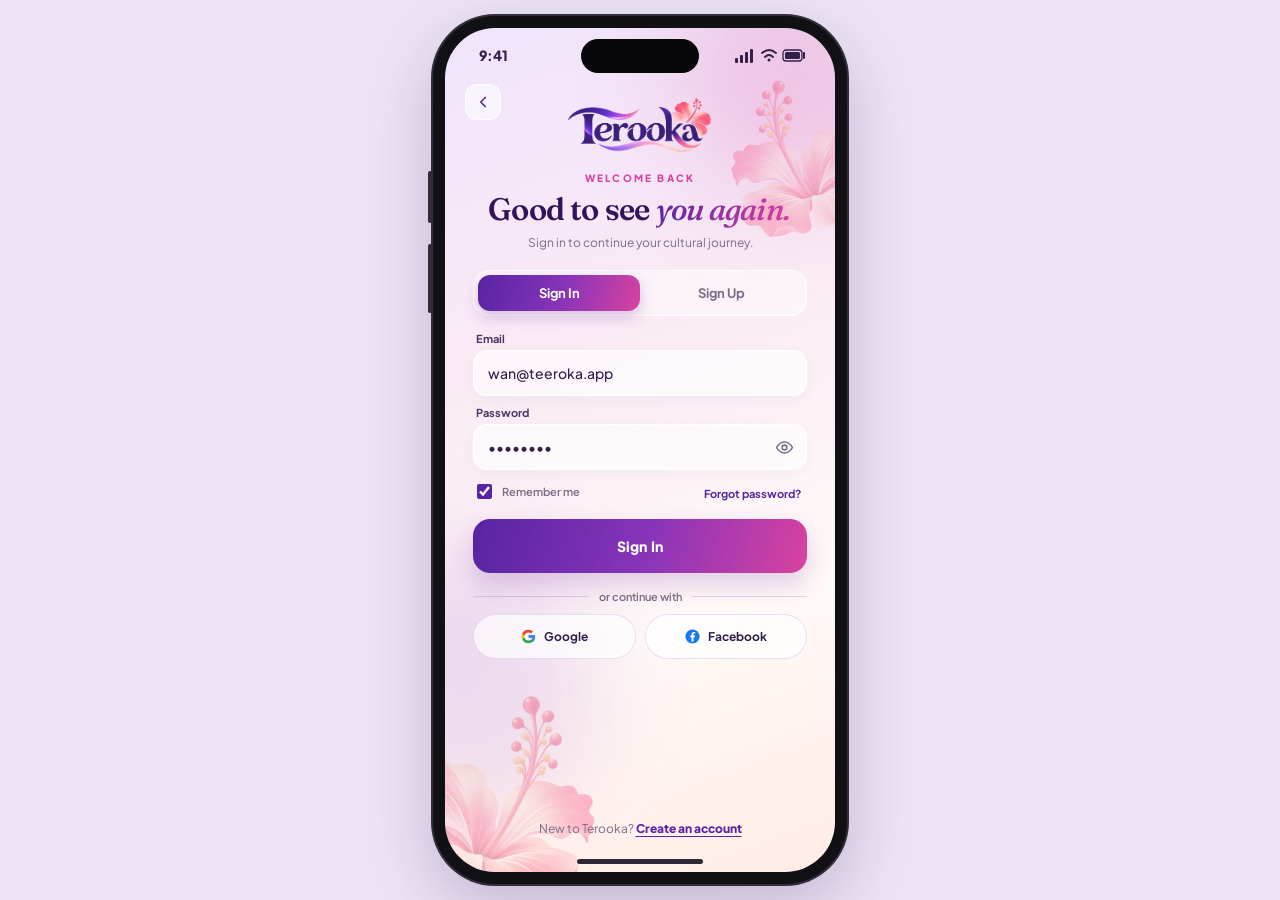
<file: journal.html>
<!DOCTYPE html>
<html lang="en">
<head>
  <meta charset="UTF-8">
  <meta name="viewport" content="width=device-width, initial-scale=1, viewport-fit=cover">
  <title>My Journal — Terooka</title>
  <link href="https://fonts.googleapis.com/css2?family=Fraunces:wght@400;500;600;700&family=Plus+Jakarta+Sans:wght@400;500;600;700;800&display=swap" rel="stylesheet">
  <style>
    :root{
      --purple:#5724A3;--pink:#D842A0;--ink:#32204B;--muted:#796B85;--outer:#EDE4F5;
      --serif:'Fraunces',Georgia,serif;--sans:'Plus Jakarta Sans',sans-serif;
      --grad:linear-gradient(105deg,#5724A3,#8834B9 52%,#D842A0);
    }
    *{box-sizing:border-box}
    html,body{margin:0;width:100%;height:100%}
    button,input,select{font-family:inherit}
    body{background:var(--outer);font-family:var(--sans);color:var(--ink);display:grid;place-items:center;overflow:hidden}
    .stage{width:414px;height:868px;flex-shrink:0;transform-origin:center center}
    .phone{position:relative;width:414px;height:868px;padding:12px;background:#111015;border-radius:62px;box-shadow:0 24px 70px #3619583b,0 0 0 2px #343039}
    .phone::before,.phone::after{content:"";position:absolute;left:-5px;width:4px;background:#302b35;border-radius:4px}
    .phone::before{top:155px;height:52px}
    .phone::after{top:228px;height:69px}
    .screen{position:relative;width:390px;height:844px;overflow:hidden;border-radius:50px;background:linear-gradient(160deg,#F0E4FB 0%,#F9EAF5 35%,#FFF9F7 70%,#FFECE5 100%)}
    .glow{position:absolute;border-radius:50%;filter:blur(55px);pointer-events:none}
    .glow-1{width:240px;height:240px;top:-70px;right:-80px;background:rgba(216,66,160,.20)}
    .glow-2{width:260px;height:260px;top:420px;left:-120px;background:rgba(136,52,185,.14)}
    .island{position:absolute;z-index:50;top:11px;left:50%;transform:translateX(-50%);width:118px;height:34px;border-radius:30px;background:#08070a}
    .status{position:absolute;z-index:49;top:18px;left:34px;right:30px;display:flex;align-items:center;justify-content:space-between;font-size:14px;font-weight:800}
    .homebar{position:absolute;bottom:8px;left:50%;transform:translateX(-50%);width:126px;height:5px;border-radius:20px;background:#2F2837;z-index:60}
    .scroll{position:absolute;inset:0;padding:64px 22px 118px;overflow-y:auto;scrollbar-width:none}
    .scroll::-webkit-scrollbar{display:none}
    h1{margin:0;font:600 31px/1.12 var(--serif);letter-spacing:-.025em;color:#32145B}
    .sub{font-size:12px;color:var(--muted);line-height:1.5;margin:8px 0 0}
    .count{margin:18px 2px 12px;font-size:11px;font-weight:700;color:var(--muted)}
    .shelf{display:grid;grid-template-columns:repeat(2,minmax(0,1fr));gap:24px 20px;perspective:900px}
    .journal-entry{min-width:0;display:flex;flex-direction:column;gap:10px}
    .journal-actions{display:flex;justify-content:center;align-items:center;gap:12px}
    .journal-icon-btn{width:36px;height:36px;border:1px solid #e5d6f0;border-radius:50%;background:#fffafeee;color:var(--purple);display:grid;place-items:center;cursor:pointer;box-shadow:0 3px 9px #5724a315}
    .journal-icon-btn svg{width:17px;height:17px;fill:none;stroke:currentColor;stroke-width:1.8;stroke-linecap:round;stroke-linejoin:round}
    .journal-icon-btn.delete{color:#b33361}
    .journal-icon-btn:hover{background:#f1e7fa}
    .colour-options{display:grid;grid-template-columns:repeat(5,1fr);gap:12px;margin:22px 0 10px}
    .colour-choice{aspect-ratio:1;border:3px solid #fff;border-radius:50%;box-shadow:0 0 0 1px #d7c6e6;cursor:pointer}
    .colour-choice.selected{box-shadow:0 0 0 3px var(--purple)}
    .colour-note{font-size:11px;color:var(--muted);line-height:1.6}
    .book{position:relative;width:100%;aspect-ratio:3/4.1;border:0;border-radius:4px 14px 14px 4px;overflow:hidden;padding:18px 12px 12px 24px;color:white;text-align:left;cursor:pointer;display:flex;flex-direction:column;box-shadow:0 14px 22px #5724a33d,inset 0 0 0 1px #ffffff24;transition:transform .3s;transform-origin:left center}
    .book:hover{transform:rotateY(-8deg) translateY(-3px)}
    .book .spine{position:absolute;top:0;left:0;bottom:0;width:14px;background:#0004;border-right:2px dashed #ffffff55}
    .book .bookmark{position:absolute;top:0;right:20px;bottom:0;width:9px;background:#FFD166;box-shadow:-1px 0 3px #0003}
    .plate{position:relative;z-index:1;margin:12px 30px 0 0;padding:9px 8px;background:#fffdf8ef;color:#32145B;border-radius:4px;transform:rotate(-2deg);box-shadow:0 2px 5px #0003}
    .plate b{display:block;font:600 14px/1.2 var(--serif);overflow-wrap:anywhere}
    .bmeta{position:relative;z-index:1;margin-top:auto;font-size:10px;font-weight:700;line-height:1.4;white-space:pre-line;overflow-wrap:anywhere;text-shadow:0 1px 4px #0005}
    .newbook{width:100%;aspect-ratio:3/4.1;border:2px dashed #C9B4E2;border-radius:14px;background:#ffffff73;color:var(--purple);display:flex;flex-direction:column;align-items:center;justify-content:center;gap:12px;font-size:13px;font-weight:700;cursor:pointer}
    .plus-icon{display:flex;align-items:center;justify-content:center;width:48px;height:48px;border-radius:50%;background:rgba(87,36,163,.1);color:var(--purple);font-size:34px;font-weight:400;line-height:1}
    .plus-icon svg{display:block;width:26px;height:26px;flex-shrink:0}
    .newbook:hover{background:#ffffffc9;border-color:var(--purple)}
    .nav{position:absolute;z-index:20;left:16px;right:16px;bottom:22px;height:66px;padding:6px;display:grid;grid-template-columns:repeat(5,1fr);gap:2px;border:1px solid white;border-radius:24px;background:#ffffffb3;backdrop-filter:blur(24px);box-shadow:0 14px 34px #5724a329}
    .nav a{display:flex;flex-direction:column;align-items:center;justify-content:center;gap:3px;border-radius:18px;text-decoration:none;color:#7D6B92;font-size:9px;font-weight:700}
    .nav svg{width:21px;height:21px}
    .nav a[aria-current="page"]{color:var(--purple);background:#d842a01a}
    .overlay{position:absolute;z-index:70;inset:0;display:flex;align-items:flex-end;background:#28124261;opacity:0;pointer-events:none;transition:opacity .3s}
    .overlay.open{opacity:1;pointer-events:auto}
    .sheet{width:100%;max-height:90%;overflow-y:auto;padding:12px 22px 34px;border-radius:30px 30px 0 0;background:linear-gradient(170deg,#FBF4FF,#FFF7F5);transform:translateY(100%);transition:transform .35s}
    .overlay.open .sheet{transform:none}
    .grab{width:40px;height:4px;margin:0 auto 16px;border-radius:4px;background:#D8C8E8}
    .sheet h2{margin:0 0 5px;font:600 24px var(--serif)}
    .field{margin:15px 0}
    .field label{display:block;margin-bottom:6px;font-size:11px;font-weight:700}
    .field input,.field select{width:100%;height:46px;padding:0 14px;border:1.5px solid #E5D6F0;border-radius:14px;background:white;color:var(--ink);outline:none}
    .field input:focus,.field select:focus{border-color:#B77BDB;box-shadow:0 0 0 4px rgba(184,123,219,.18)}
    .btn{width:100%;min-height:50px;margin-top:10px;border:0;border-radius:16px;background:var(--grad);color:white;font-size:13px;font-weight:800;cursor:pointer}
    .error{margin:8px 0;font-size:12px;color:#C0224F}
    .error:empty{display:none}
    @media(max-width:500px){
      body{display:block;overflow:auto}
      .stage,.phone{width:100%;height:100dvh;transform:none!important}
      .phone{padding:0;border-radius:0;box-shadow:none}
      .screen{width:100%;height:100%;border-radius:0}
      .phone::before,.phone::after,.island,.status,.homebar{display:none}
      .scroll{padding-top:30px}
    }
  </style>
</head>
<body>

<div class="stage" id="stage">
  <div class="phone">
    <div class="screen">
      <div class="glow glow-1"></div>
      <div class="glow glow-2"></div>

      <div class="island"></div>
      <div class="status">
        <span>9:41</span>
        <svg width="70" height="15" viewBox="0 0 70 15" fill="none" aria-label="Signal, Wi-Fi and battery">
          <g fill="#32204B">
            <rect x="0" y="10" width="3" height="5" rx="1"/>
            <rect x="5" y="7" width="3" height="8" rx="1"/>
            <rect x="10" y="4" width="3" height="11" rx="1"/>
            <rect x="15" y="1" width="3" height="14" rx="1"/>
          </g>
          <g stroke="#32204B" stroke-width="1.8" stroke-linecap="round">
            <path d="M27 5Q34-1 41 5"/>
            <path d="M30 9Q34 5 38 9"/>
          </g>
          <circle cx="34" cy="12" r="1.5" fill="#32204B"/>
          <rect x="48" y="2" width="19" height="11" rx="3" stroke="#32204B" stroke-width="1.3"/>
          <rect x="50" y="4" width="15" height="7" rx="1.6" fill="#32204B"/>
          <path d="M69 5v5" stroke="#32204B" stroke-width="2" stroke-linecap="round"/>
        </svg>
      </div>

      <main class="scroll">
        <h1>My Journal</h1>
        <p class="count" id="count"></p>
        <div class="shelf" id="shelf"></div>
      </main>

      <nav class="nav">
        <a href="home.html">
          <svg viewBox="0 0 24 24" fill="none" stroke="currentColor" stroke-width="1.9"><path d="m3 11 9-8 9 8M5 10v10h14V10"/></svg>
          Home
        </a>
        <a href="discover.html">
          <svg viewBox="0 0 24 24" fill="none" stroke="currentColor" stroke-width="1.9"><circle cx="12" cy="12" r="9"/><path d="m15 9-2 4-4 2 2-4z"/></svg>
          Discover
        </a>
        <a href="camera.html">
          <svg viewBox="0 0 24 24" fill="none" stroke="currentColor" stroke-width="1.9"><rect x="3" y="6" width="18" height="15" rx="3"/><circle cx="12" cy="13.5" r="3.5"/><path d="M8 6l1.5-3h5L16 6"/></svg>
          Camera
        </a>
        <a href="journal.html" aria-current="page">
          <svg viewBox="0 0 24 24" fill="none" stroke="currentColor" stroke-width="1.9"><path d="M4 5.5A2.5 2.5 0 0 1 6.5 3H20v18H6.5A2.5 2.5 0 0 1 4 18.5Z"/><path d="M4 18.5A2.5 2.5 0 0 1 6.5 16H20"/></svg>
          Journal
        </a>
        <a href="profile.html">
          <svg viewBox="0 0 24 24" fill="none" stroke="currentColor" stroke-width="1.9"><circle cx="12" cy="8" r="4"/><path d="M4 21c0-5 16-5 16 0"/></svg>
          Profile
        </a>
      </nav>

      <div class="overlay" id="overlay">
        <div class="sheet" id="sheet"></div>
      </div>

      <div class="homebar"></div>
    </div>
  </div>
</div>

<script src="journal-store.js"></script>
<script>
  (function(){
    'use strict';

    const stage=document.getElementById('stage');
    const shelf=document.getElementById('shelf');
    const overlay=document.getElementById('overlay');
    const sheet=document.getElementById('sheet');

    // Same scaling and centre alignment as journal-edit.html
    function fitPhone(){
      if(window.innerWidth<=500){
        stage.style.transform='none';
        return;
      }
      const scale=Math.min(1,(window.innerHeight-28)/868,(window.innerWidth-28)/414);
      stage.style.transform='scale('+scale+')';
    }

    fitPhone();
    window.addEventListener('resize',fitPhone);

    if(typeof session==='undefined'||!session)return;

    function getJourneys(){
      try{
        const data=JSON.parse(localStorage.getItem('terooka_journeys_'+uid))||[];
        return Array.isArray(data)?data:[];
      }catch(e){
        return [];
      }
    }

    function destinations(j){
      if(Array.isArray(j.destinations)&&j.destinations.length){
        return j.destinations.map(d=>{
          if(typeof d==='string')return d;
          return d.name||d.title||d.city||d.destination||'';
        }).filter(Boolean);
      }
      return [j.destination||j.city||''].filter(Boolean);
    }

    function closeSheet(){
      overlay.classList.remove('open');
    }

    overlay.addEventListener('click',e=>{
      if(e.target===overlay)closeSheet();
    });

    function openSheet(content){
      sheet.innerHTML='';
      const grab=document.createElement('div');
      grab.className='grab';
      sheet.appendChild(grab);
      sheet.appendChild(content);
      overlay.classList.add('open');
    }

    function render(){
      shelf.innerHTML='';

      document.getElementById('count').textContent=
        books.length+' '+(books.length===1?'journal':'journals');

      books.forEach(b=>{
        const button=document.createElement('button');
        button.type='button';
        button.className='book';
        button.style.background=b.customCoverColor || cover(b);

        const spine=document.createElement('span');
        spine.className='spine';

        const bookmark=document.createElement('span');
        bookmark.className='bookmark';

        const plate=document.createElement('span');
        plate.className='plate';

        const title=document.createElement('b');
        title.textContent=b.title||'Untitled Journal';
        plate.appendChild(title);

        const meta=document.createElement('span');
        meta.className='bmeta';
        meta.textContent=(b.place||'')+'\n'+((b.pages||[]).length)+' pages';

        button.append(spine,bookmark,plate,meta);
        button.onclick=()=>{
          location.href='journal-edit.html?id='+encodeURIComponent(b.id);
        };

        const entry=document.createElement('div');
        entry.className='journal-entry';
        entry.appendChild(button);

        const actions=document.createElement('div');
        actions.className='journal-actions';

        const pencil=document.createElement('button');
        pencil.type='button';
        pencil.className='journal-icon-btn';
        pencil.setAttribute('aria-label','Edit journal title and colour');
        pencil.title='Edit title and colour';
        pencil.innerHTML='<svg viewBox="0 0 24 24"><path d="M12 20h9"/><path d="M16.5 3.5a2.12 2.12 0 0 1 3 3L9 17l-4 1 1-4Z"/></svg>';
        pencil.onclick=()=>editJournal(b);

        const bin=document.createElement('button');
        bin.type='button';
        bin.className='journal-icon-btn delete';
        bin.setAttribute('aria-label','Delete journal');
        bin.title='Delete journal';
        bin.innerHTML='<svg viewBox="0 0 24 24"><path d="M3 6h18M8 6V4h8v2M5 6l1 15h12l1-15M10 10v7M14 10v7"/></svg>';
        bin.onclick=()=>deleteJournal(b);

        actions.append(pencil,bin);
        entry.appendChild(actions);
        shelf.appendChild(entry);
      });

      // Visible + symbol for New Journal
      const newBook=document.createElement('button');
      newBook.type='button';
      newBook.className='newbook';

      const plus=document.createElement('span');
      plus.className='plus-icon';
      plus.innerHTML=`<svg viewBox="0 0 24 24" width="26" height="26" fill="none" stroke="currentColor" stroke-width="2.5" stroke-linecap="round"><path d="M12 5v14M5 12h14"/></svg>`;
      plus.setAttribute('aria-hidden','true');

      const label=document.createElement('span');
      label.textContent='New journal';

      newBook.append(plus,label);
      newBook.onclick=createJournal;
      shelf.appendChild(newBook);
    }

    // Pencil: edit the journal title and cover colour
    function editJournal(book){
      const colours=[
        ['Lavender','#9B75D0'],['Rose','#D86D9D'],
        ['Peach','#EBA27E'],['Sage','#78A993'],
        ['Sky','#78A8D7'],['Plum','#7453A9'],
        ['Coral','#D87976'],['Sunshine','#D9AE57'],
        ['Teal','#5D9EAB'],['Midnight','#4B567F']
      ];
      let chosen=book.customCoverColor||'';

      const content=document.createElement('div');
      const heading=document.createElement('h2');
      heading.textContent='Edit Journal';
      const description=document.createElement('p');
      description.className='sub';
      description.textContent='Change the title or cover colour. Your pages and photos stay the same.';

      const form=document.createElement('form');
      form.noValidate=true;

      const titleField=document.createElement('div');
      titleField.className='field';
      const titleLabel=document.createElement('label');
      titleLabel.textContent='Journal title (optional)';
      titleLabel.htmlFor='edit-title';
      const input=document.createElement('input');
      input.id='edit-title';
      input.maxLength=60;
      input.value=book.title||'';
      input.autocomplete='off';
      titleField.append(titleLabel,input);

      const colourField=document.createElement('div');
      colourField.className='field';
      const colourLabel=document.createElement('label');
      colourLabel.textContent='Cover colour';
      const palette=document.createElement('div');
      palette.className='colour-options';
      palette.style.margin='8px 0 0';
      colours.forEach(([name,colour])=>{
        const choice=document.createElement('button');
        choice.type='button';
        choice.className='colour-choice'+(chosen===colour?' selected':'');
        choice.style.background=colour;
        choice.title=name;
        choice.setAttribute('aria-label',name);
        choice.onclick=()=>{
          chosen=colour;
          [...palette.children].forEach(c=>c.classList.toggle('selected',c===choice));
        };
        palette.appendChild(choice);
      });
      colourField.append(colourLabel,palette);

      const error=document.createElement('p');
      error.className='error';
      const submit=document.createElement('button');
      submit.className='btn';
      submit.type='submit';
      submit.textContent='Save changes';

      form.append(titleField,colourField,error,submit);

      form.onsubmit=e=>{
        e.preventDefault();
        const t=input.value.trim();
        if(!t){
          error.textContent='Please enter a title.';
          input.focus();
          return;
        }
        const prev={title:book.title,color:book.customCoverColor};
        book.title=t;
        if(chosen)book.customCoverColor=chosen;
        if(!save()){
          book.title=prev.title;
          book.customCoverColor=prev.color;
          error.textContent='Could not save changes.';
          return;
        }
        closeSheet();
        render();
      };

      content.append(heading,description,form);
      openSheet(content);
    }

    function deleteJournal(book){
      if(!confirm('Delete "'+(book.title||'Untitled Journal')+'" permanently? All pages in this journal will be lost.'))return;
      const index=books.findIndex(item=>String(item.id)===String(book.id));
      if(index<0)return;
      const removed=books.splice(index,1)[0];
      if(!save()){
        books.splice(index,0,removed);
        alert('Could not delete journal.');
        return;
      }
      render();
    }

    function createJournal(){
      const journeys=getJourneys();
      const content=document.createElement('div');

      if(!journeys.length){
        content.innerHTML=`
        <h2>Start a Journey</h2>
        <p class="sub">Create a journey first to start your memory book.</p>
        <button class="btn" id="goJourney">Go to My Journeys</button>
      `;
        openSheet(content);
        content.querySelector('#goJourney').onclick=()=>{
          location.href='journey.html';
        };
        return;
      }

      const heading=document.createElement('h2');
      heading.textContent='New Journal';

      const description=document.createElement('p');
      description.className='sub';
      description.textContent='Create a memory book for your journey.';

      const form=document.createElement('form');

      const journeyField=document.createElement('div');
      journeyField.className='field';

      const journeyLabel=document.createElement('label');
      journeyLabel.textContent='Link to journey';

      const select=document.createElement('select');
      select.required=true;

      const empty=document.createElement('option');
      empty.value='';
      empty.textContent='Select a journey';
      select.appendChild(empty);

      journeys.forEach(j=>{
        const option=document.createElement('option');
        option.value=String(j.id);
        option.textContent=(j.name||j.title||'Journey')+' — '+destinations(j).join(', ');
        select.appendChild(option);
      });

      journeyField.append(journeyLabel,select);

      const titleField=document.createElement('div');
      titleField.className='field';

      const titleLabel=document.createElement('label');
      titleLabel.textContent='Journal title (optional)';

      const input=document.createElement('input');
      input.placeholder='e.g. My Sarawak Adventure';
      input.maxLength=60;
      input.required=false;

      titleField.append(titleLabel,input);

      const error=document.createElement('p');
      error.className='error';

      const submit=document.createElement('button');
      submit.className='btn';
      submit.type='submit';
      submit.textContent='Create journal';

      form.append(journeyField,titleField,error,submit);
      content.append(heading,description,form);

      form.onsubmit=e=>{
        e.preventDefault();

        const j=journeys.find(x=>String(x.id)===select.value);

        if(!j){
          error.textContent='Please select a journey.';
          return;
        }

        const places=destinations(j);

        const book={
          id:Date.now(),
          title:input.value.trim() || j.name || j.title || 'Journey',
          journeyId:String(j.id),
          destinations:places,
          place:places.join(', '),
          date:new Date().toISOString(),
          pages:[
            {caption:'',items:[]},
            {caption:'',items:[]}
          ]
        };

        books.unshift(book);

        if(!save()){
          books.shift();
          error.textContent='Could not save journal.';
          return;
        }

        location.href='journal-edit.html?id='+encodeURIComponent(book.id);
      };

      openSheet(content);
    }

    render();
  })();
</script>
</body>
</html>
</file>
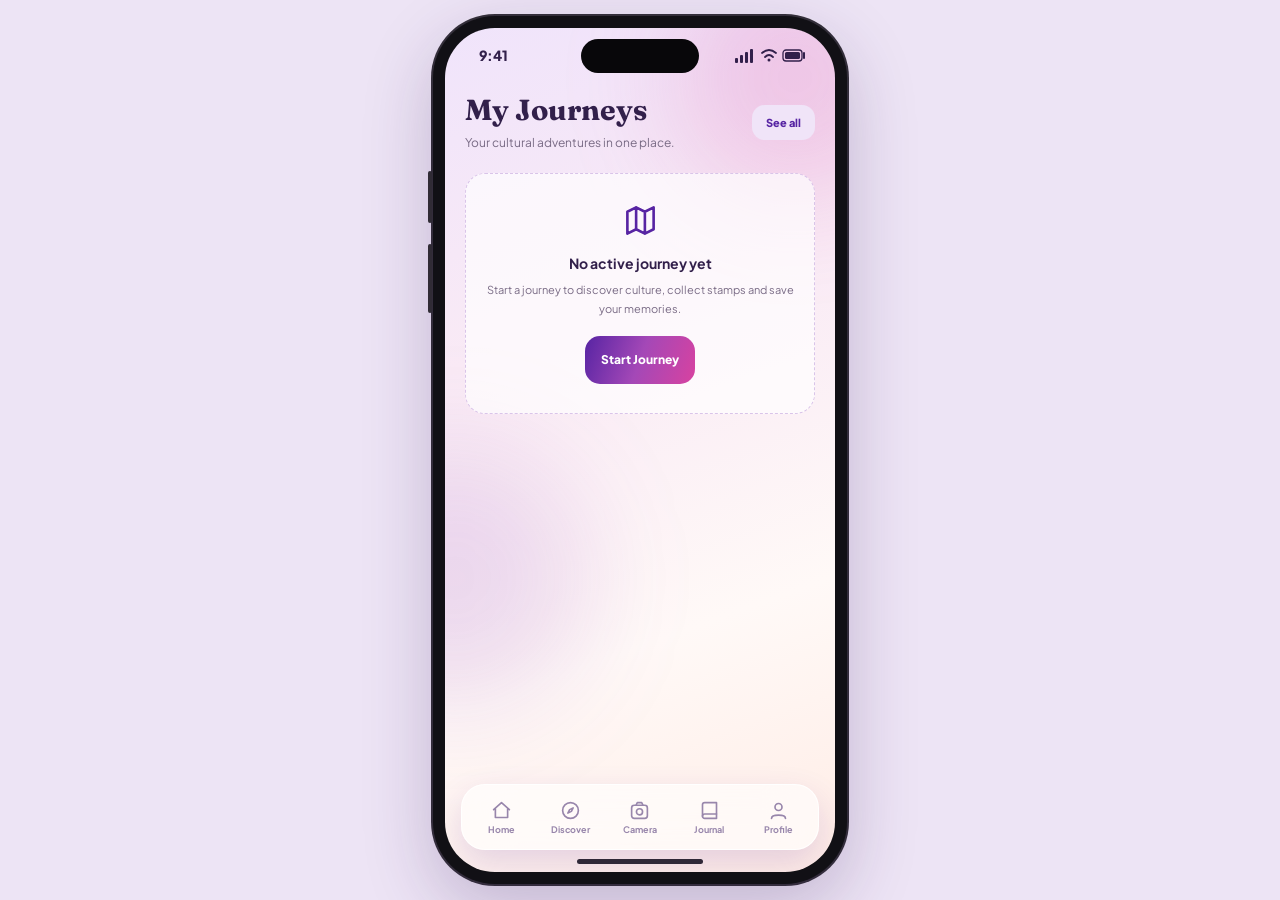
<file: journey.html>
<!DOCTYPE html>
<html lang="en">
<head>
  <meta charset="UTF-8">
  <meta name="viewport" content="width=device-width, initial-scale=1">
  <title>My Journeys — Terooka</title>

  <link href="https://fonts.googleapis.com/css2?family=Fraunces:wght@400;500;600;700&family=Plus+Jakarta+Sans:wght@400;500;600;700;800&display=swap" rel="stylesheet">

  <style>
    :root {
      --purple: #5724a3;
      --pink: #d842a0;
      --ink: #32204b;
      --muted: #796b85;
      --line: #e8daf0;
      --gradient: linear-gradient(110deg,#5724a3,#a448b7,#d842a0);
    }

    * { box-sizing: border-box; }

    html, body {
      margin: 0;
      min-height: 100%;
    }

    body {
      min-height: 100dvh;
      display: grid;
      place-items: center;
      overflow: hidden;
      background: #ede4f5;
      color: var(--ink);
      font-family: 'Plus Jakarta Sans', sans-serif;
    }

    button, input { font: inherit; }
    button { cursor: pointer; }
    button:disabled { opacity: .5; cursor: default; }

    button:focus-visible,
    a:focus-visible {
      outline: 3px solid var(--pink);
      outline-offset: 3px;
    }

    /* ======================================
       PHONE FRAME — MATCH HOME
    ====================================== */

    .stage {
      position: relative;
      width: 414px;
      height: 868px;
      flex-shrink: 0;
      margin: 0;
      transform-origin: center;
    }

    .phone {
      position: relative;
      width: 414px;
      height: 868px;
      padding: 12px;
      background: #111015;
      border-radius: 62px;
      box-shadow:
        0 24px 70px rgba(54,25,88,.23),
        0 0 0 2px #343039;
    }

    .phone::before,
    .phone::after {
      content: "";
      position: absolute;
      left: -5px;
      width: 4px;
      background: #302b35;
      border-radius: 4px;
    }

    .phone::before {
      top: 155px;
      height: 52px;
    }

    .phone::after {
      top: 228px;
      height: 69px;
    }

    .screen {
      position: relative;
      width: 390px;
      height: 844px;
      overflow: hidden;
      border-radius: 50px;
      background: linear-gradient(
        160deg,
        #f0e4fb 0%,
        #f9eaf5 35%,
        #fff9f7 70%,
        #ffece5 100%
      );
    }

    .glow { position:absolute; border-radius:50%; filter:blur(55px); pointer-events:none; z-index:0; }
    .glow-1 { width:240px;height:240px;top:-70px;right:-80px;background:rgba(216,66,160,.20); }
    .glow-2 { width:260px;height:260px;top:420px;left:-120px;background:rgba(136,52,185,.14); }

    .island {
      position: absolute;
      z-index: 30;
      top: 11px;
      left: 50%;
      transform: translateX(-50%);
      width: 118px;
      height: 34px;
      border-radius: 30px;
      background: #08070a;
    }

    .status {
      position: absolute;
      z-index: 29;
      top: 18px;
      left: 34px;
      right: 30px;
      display: flex;
      align-items: center;
      justify-content: space-between;
      font-size: 14px;
      font-weight: 800;
    }

    .homebar {
      position: absolute;
      z-index: 30;
      bottom: 8px;
      left: 50%;
      transform: translateX(-50%);
      width: 126px;
      height: 5px;
      border-radius: 20px;
      background: #2f2837;
    }

    .scroll {
      position: absolute;
      inset: 0;
      z-index: 2;
      overflow-y: auto;
      overflow-x: hidden;
      padding: 64px 20px 118px;
      scrollbar-width: none;
      scroll-behavior: smooth;
    }

    .scroll::-webkit-scrollbar { display: none; }

    /* ======================================
       TYPOGRAPHY
    ====================================== */

    h1, h2 {
      font-family: 'Fraunces', Georgia, serif;
      margin: 0;
    }

    h1 { font-size: 29px; }
    h2 { font-size: 23px; }

    .sub {
      margin: 6px 0 0;
      color: var(--muted);
      font-size: 12px;
      line-height: 1.7;
    }

    .header {
      display: flex;
      align-items: center;
      justify-content: space-between;
      gap: 10px;
      margin-bottom: 20px;
    }

    .linkbtn {
      flex-shrink: 0;
      border: 0;
      border-radius: 13px;
      padding: 11px 14px;
      background: #f0e4f8;
      color: var(--purple);
      font-size: 11px;
      font-weight: 800;
    }

    /* ======================================
       JOURNEY CARD
    ====================================== */

    .hero {
      position: relative;
      padding: 22px;
      border-radius: 24px;
      background: var(--gradient);
      color: white;
      box-shadow: 0 12px 24px #6b2b9830;
    }

    .hero h2 {
      margin: 14px 0 6px;
      font-size: 25px;
    }

    .hero .sub { color: #ffffffdb; }

    .pill {
      display: inline-block;
      padding: 7px 12px;
      border-radius: 30px;
      background: #ffffff32;
      font-size: 10px;
      font-weight: 800;
    }

    .hero-top {
      display: flex;
      align-items: center;
      justify-content: space-between;
      gap: 10px;
    }

    .edit-btn {
      display: inline-flex;
      align-items: center;
      justify-content: center;
      gap: 6px;
      padding: 7px 10px;
      border: 1px solid #ffffff65;
      border-radius: 12px;
      background: #ffffff25;
      color: white;
      font-size: 10px;
      font-weight: 800;
    }

    .edit-btn svg {
      width: 15px;
      height: 15px;
    }

    .destinations {
      display: flex;
      flex-wrap: wrap;
      gap: 7px;
      margin-top: 18px;
    }

    .destination {
      padding: 8px 11px;
      border: 1px solid #ffffff50;
      border-radius: 30px;
      background: #ffffff25;
      font-size: 10px;
      font-weight: 700;
    }

    /* ======================================
       BUTTONS
    ====================================== */

    .btn {
      min-height: 48px;
      padding: 0 16px;
      border: 0;
      border-radius: 15px;
      font-size: 12px;
      font-weight: 800;
    }

    .primary {
      background: var(--gradient);
      color: white;
    }

    .secondary {
      border: 1px solid var(--line);
      background: white;
      color: var(--purple);
    }

    .full { width: 100%; }

    .action-area { margin-top: 15px; }

    .scan-btn {
      width: 100%;
      min-height: 50px;
      display: flex;
      align-items: center;
      justify-content: center;
      gap: 9px;
      border: 1.5px solid var(--purple);
      border-radius: 15px;
      background: white;
      color: var(--purple);
      font-size: 12px;
      font-weight: 800;
    }

    .scan-btn svg {
      width: 19px;
      height: 19px;
    }

    /* ======================================
       TABS
    ====================================== */

    .tabs {
      display: grid;
      grid-template-columns: repeat(3,1fr);
      margin: 24px 0 18px;
      border-bottom: 1px solid var(--line);
    }

    .tab {
      display: flex;
      flex-direction: column;
      align-items: center;
      justify-content: center;
      gap: 6px;
      padding: 12px 3px;
      border: 0;
      border-bottom: 3px solid transparent;
      background: transparent;
      color: #9c8bac;
      font-size: 11px;
      font-weight: 700;
    }

    .tab svg {
      width: 20px;
      height: 20px;
    }

    .tab.active {
      color: var(--purple);
      border-bottom-color: var(--pink);
    }

    /* ======================================
       EMPTY STATE
    ====================================== */

    .empty {
      padding: 29px 18px;
      border: 1px dashed #d9c4e9;
      border-radius: 20px;
      background: #ffffffaa;
      text-align: center;
    }

    .empty svg {
      width: 35px;
      height: 35px;
      margin-bottom: 12px;
      color: var(--purple);
    }

    .empty strong {
      display: block;
      font-size: 14px;
    }

    .empty p {
      margin: 9px 0 17px;
      color: var(--muted);
      font-size: 11px;
      line-height: 1.7;
    }

    /* ======================================
       PHOTOS
    ====================================== */

    .day {
      display: flex;
      justify-content: space-between;
      margin: 20px 0 10px;
      font-size: 12px;
    }

    .day span { color: var(--muted); }

    .photos {
      display: grid;
      grid-template-columns: repeat(3,1fr);
      gap: 5px;
    }

    .photo {
      aspect-ratio: 1;
      padding: 0;
      border: 0;
      border-radius: 8px;
      overflow: hidden;
      background: #eee1f3;
    }

    .photo img {
      width: 100%;
      height: 100%;
      object-fit: cover;
    }

    .add-photo-btn {
      width: 100%;
      margin-top: 15px;
    }

    /* ======================================
       STAMPS — 3 PER ROW
    ====================================== */

    .stamps {
      display: grid;
      grid-template-columns: repeat(3,minmax(0,1fr));
      gap: 18px 8px;
      align-items: start;
    }

    .stamp {
      min-width: 0;
      text-align: center;
    }

    .stamp img {
      display: block;
      width: 100%;
      height: 112px;
      object-fit: contain;
    }

    .stamp > svg {
      width: 55px;
      height: 112px;
      padding: 20px 0;
      color: var(--purple);
    }

    .stamp strong {
      display: block;
      margin-top: 5px;
      font-size: 9px;
      line-height: 1.4;
    }

    .stamp span {
      display: block;
      margin-top: 4px;
      color: var(--muted);
      font-size: 8px;
    }

    /* ======================================
       BOOKINGS / PAST JOURNEYS
    ====================================== */

    .listcard,
    .pastitem {
      display: block;
      width: 100%;
      margin-bottom: 11px;
      padding: 15px;
      border: 1px solid var(--line);
      border-radius: 18px;
      background: white;
      color: var(--ink);
      text-align: left;
      text-decoration: none;
    }

    .listcard strong,
    .pastitem strong {
      font-size: 13px;
    }

    .listcard p,
    .pastitem p {
      margin: 6px 0 0;
      color: var(--muted);
      font-size: 11px;
      line-height: 1.6;
    }

    .cardrow {
      display: flex;
      align-items: center;
      gap: 12px;
    }

    .cardrow > div:nth-child(2) {
      flex: 1;
      min-width: 0;
    }

    .cardicon {
      display: grid;
      place-items: center;
      width: 48px;
      height: 48px;
      border-radius: 14px;
      background: #f2e8f9;
      color: var(--purple);
      flex-shrink: 0;
    }

    .cardicon svg {
      width: 24px;
      height: 24px;
    }

    .chevron {
      width: 18px;
      height: 18px;
      color: var(--purple);
    }

    .back { display:inline-flex; align-items:center; justify-content:center; width:42px; height:42px; margin-bottom:16px; padding:0; border:1px solid rgba(255,255,255,.88); border-radius:13px; background:rgba(255,255,255,.8); color:var(--purple); box-shadow:0 3px 12px #5724a312; }
    .back svg { width:22px; height:22px; stroke-width:2.4; }
    .destination-input-wrap { display:flex; flex-wrap:wrap; align-items:center; gap:7px; min-height:51px; padding:7px 10px; margin-top:9px; background:#fff; border:1px solid #e4d4ef; border-radius:13px; }
    .destination-input-wrap:focus-within { border-color:var(--purple); }
    .destination-chip { display:inline-flex; align-items:center; gap:6px; padding:7px 8px 7px 11px; border-radius:20px; background:#f0e4f8; color:var(--purple); font-size:11px; font-weight:800; }
    .destination-chip button { display:flex; align-items:center; justify-content:center; width:17px; height:20px; padding:0; border:0; border-radius:0; background:transparent; color:var(--purple); font-size:19px; font-weight:600; line-height:1; flex-shrink:0; }
    .destination-entry { flex:1 1 100px; width:100px; min-width:75px; padding:6px 3px; border:0; outline:0; background:transparent; font-size:12px; }
    .caption-sparkle { display:flex; align-items:center; justify-content:center; gap:7px; border:1px solid #e8d8f5; border-radius:13px; background:#fff; color:#5724a3; padding:10px 12px; font-weight:800; font-size:11px; }
    .caption-sparkle svg { width:19px;height:19px; }
    .caption-panel { position:absolute; z-index:65; left:18px; right:18px; bottom:67px; display:none; padding:17px; border-radius:20px; background:#fff9fd; color:#32204b; box-shadow:0 14px 35px #0006; }
    .caption-panel.show { display:block; }
    .caption-panel > strong { display:block; color:#32204b; font-size:14px; }
    .caption-panel > .sub { color:#796b85; opacity:1; }
    .caption-panel textarea { width:100%; min-height:82px; resize:vertical; margin-top:10px; padding:11px; border:1px solid #e4d4ef; border-radius:11px; font:12px/1.6 'Plus Jakarta Sans',sans-serif; }
    .caption-actions { display:flex; gap:8px; margin-top:10px; }
    .caption-actions button { flex:1; padding:10px 5px; border:0; border-radius:18px; background:#f0e4f8; color:#5724a3; font-weight:800; font-size:11px; }
    .caption-actions button:first-child { border: 1.5px solid #cbb1e1; background: #fff; }
    .caption-actions button { border-radius: 12px; min-height: 44px; display:inline-flex; align-items:center; justify-content:center; }
    .caption-actions button:last-child { background:linear-gradient(110deg,#5724a3,#d842a0); color:white; }
    .caption-actions button { gap:7px; border-radius:12px; min-width:0; }
    .caption-actions button svg { display:block; width:17px; height:17px; flex-shrink:0; }

    .danger {
      width: 100%;
      margin-top: 25px;
      border: 1px solid #f5d6e0;
      background: #fff0f3;
      color: #b33361;
    }

    .delete-journey {
      display: block;
      margin: 15px auto 4px;
      padding: 9px 14px;
      border: 0;
      background: transparent;
      color: #b33361;
      font-size: 11px;
      font-weight: 700;
      text-decoration: underline;
      text-underline-offset: 3px;
    }

    /* ======================================
       BOTTOM NAV — MATCH HOME
    ====================================== */

    .nav {
      position: absolute;
      z-index: 20;
      left: 16px;
      right: 16px;
      bottom: 22px;
      height: 66px;
      padding: 6px;
      display: grid;
      grid-template-columns: repeat(5,1fr);
      gap: 2px;
      background: rgba(255,255,255,.62);
      border: 1px solid rgba(255,255,255,.9);
      border-radius: 24px;
      backdrop-filter: blur(24px);
      -webkit-backdrop-filter: blur(24px);
      box-shadow: 0 14px 34px rgba(87,36,163,.16);
    }

    .nav a {
      display: flex;
      flex-direction: column;
      align-items: center;
      justify-content: center;
      gap: 3px;
      border-radius: 18px;
      color: #9886ab;
      text-decoration: none;
      font-size: 9px;
      font-weight: 700;
    }

    .nav a svg {
      width: 21px;
      height: 21px;
    }

    .nav a.active {
      background: #d842a01a;
      color: var(--purple);
    }

    /* ======================================
       START / EDIT / QR MODAL
    ====================================== */

    .overlay {
      position: absolute;
      z-index: 40;
      inset: 0;
      display: none;
      align-items: flex-end;
      background: #1c0d2c99;
    }

    .overlay.show { display: flex; }

    .sheet {
      width: 100%;
      max-height: 85%;
      overflow-y: auto;
      padding: 25px 22px 35px;
      border-radius: 28px 28px 0 0;
      background: #fff9fd;
    }

    .sheet h2 { margin-bottom: 9px; }

    .field {
      width: 100%;
      margin: 9px 0;
      padding: 13px;
      border: 1px solid #e4d4ef;
      border-radius: 13px;
      background: white;
      font-size: 13px;
      outline: none;
    }

    .field:focus {
      border-color: var(--purple);
    }

    .form-label {
      display: block;
      margin-top: 13px;
      font-size: 11px;
      font-weight: 800;
    }

    .option {
      width: 100%;
      margin: 5px 0;
      padding: 13px;
      border: 1px solid var(--line);
      border-radius: 13px;
      background: white;
      text-align: left;
      color: var(--ink);
      font-size: 12px;
    }

    .option strong { display: block; }

    .option small {
      display: block;
      margin-top: 5px;
      color: var(--muted);
    }

    .sheet-actions {
      display: flex;
      gap: 10px;
      margin-top: 18px;
    }

    .sheet-actions .btn { flex: 1; }

    /* ======================================
       PHOTO PREVIEW
    ====================================== */

    .preview {
      position: absolute;
      z-index: 50;
      inset: 0;
      display: none;
      flex-direction: column;
      align-items: center;
      justify-content: center;
      padding: 20px;
      background: #180d25ed;
    }

    .preview.show { display: flex; }

    .preview img {
      max-width: 100%;
      max-height: 75%;
      object-fit: contain;
      border-radius: 10px;
    }

    .preview button {
      align-self: flex-end;
      margin-bottom: 20px;
      padding: 9px 15px;
      border: 0;
      border-radius: 30px;
      background: white;
    }

    .preview p {
      margin-top: 15px;
      color: white;
      font-size: 12px;
    }

    /* ======================================
       MOBILE
    ====================================== */

    @media (max-width:500px) {
      body {
        display: block;
        overflow: auto;
        background: white;
      }

      .stage,
      .phone {
        width: 100%;
        height: 100dvh;
        transform: none !important;
      }

      .phone {
        padding: 0;
        border-radius: 0;
        box-shadow: none;
      }

      .phone::before,
      .phone::after,
      .island,
      .status,
      .homebar {
        display: none;
      }

      .screen {
        width: 100%;
        height: 100%;
        min-height: 650px;
        border-radius: 0;
      }

      .scroll {
        padding-top: 30px;
      }

      .nav {
        bottom: 13px;
      }
    }

    /* Saved camera photo with original Culture Lens information markers */
    .preview { justify-content: flex-start; overflow-y: auto; padding: 60px 22px 38px; gap: 10px; }
    .preview-toolbar { display:flex; width:100%; justify-content:space-between; align-items:center; gap:12px; }
    .preview-toolbar button { margin:0; align-self:auto; font-size:12px; font-weight:800; }
    .preview-toolbar .preview-delete { background:#ffe4ec; color:#ae2553; }
    .preview-toolbar button { width:42px; height:42px; padding:0; display:flex; align-items:center; justify-content:center; border-radius:13px; flex-shrink:0; }
    .preview-toolbar button svg { display:block; }
    #photoDetails { width:100%; }
    .preview-photo-area { position:relative; width:100%; max-width:350px; margin:0 auto; aspect-ratio:780 / 1688; }
    .preview-photo-area img { display:block; width:100%; height:100%; object-fit:fill; border-radius:14px; }
    .saved-marker { position:absolute; transform:translate(-50%,-50%); width:35px; height:35px; border:2px solid white; border-radius:50%; background:linear-gradient(110deg,#5724a3,#d842a0); color:white; font-size:17px; font-weight:800; box-shadow:0 0 0 5px #ffffff44; }
    .preview-info { margin-top:16px; font-size:12px; color:#f5eaff; line-height:1.6; text-align:center; }
    .preview-story-btn { display:block; width:100%; margin-top:14px; padding:14px; border:0; border-radius:14px; background:#fff; color:#5724a3; font-weight:800; }
    /* Compact full-screen photo viewer: no oversized gap or vertical scrolling */
    .preview {
      padding: 54px 16px 24px;
      gap: 8px;
      overflow: hidden;
      justify-content: flex-start;
    }
    .preview-toolbar { flex: 0 0 46px; }
    .preview-toolbar button { width:46px; height:46px; }
    #closePreview { font-size: 34px; line-height: 1; font-weight: 400; }
    #photoDetails {
      flex: 1 1 auto;
      min-height: 0;
      display: flex;
      flex-direction: column;
      align-items: center;
      justify-content: center;
      gap: 8px;
    }
    .preview-photo-area {
      width: auto;
      max-width: 100%;
      height: 100%;
      max-height: 100%;
      aspect-ratio: 780 / 1688;
      flex: 0 1 auto;
      margin: 0 auto;
    }
    .preview-photo-area img { width:100%; height:100%; object-fit:fill; }
    .saved-marker {
      width:40px; height:40px; border:3px solid white;
      border-radius:50%; background:linear-gradient(115deg,#5724a3,#a448b7,#d842a0);
      color:white; font-size:18px; font-weight:800;
      box-shadow:0 0 0 7px #ffffff40,0 4px 14px #0008;
      display:flex; align-items:center; justify-content:center;
      padding:0; margin:0;
    }
    .preview-info { margin:0; flex-shrink:0; }
    .preview-story-btn { margin:0; flex-shrink:0; }
    #previewText { flex:0 0 auto; margin:0; padding:4px 0 0; text-align:center; }
    @media (max-width:500px) { .preview { padding:18px 16px 22px; } }

    /* Photo viewer: centred image, toolbar overlay, camera-matching markers */
    .preview.show { display:flex; }
    .preview {
      padding: 16px !important;
      overflow: hidden !important;
      justify-content: center !important;
      align-items: center !important;
      gap: 0 !important;
    }
    .preview-toolbar {
      position:absolute; z-index:4;
      top: max(16px, env(safe-area-inset-top));
      left:16px; right:16px; width:auto;
      display:flex; justify-content:space-between;
    }
    #photoDetails {
      position:absolute; inset: 76px 16px 64px;
      width:auto; min-height:0;
      display:flex; align-items:center; justify-content:center;
      padding:0; margin:0;
    }
    .preview-photo-area {
      position:relative; flex:none;
      width:min(100%, calc((100dvh - 180px) * 780 / 1688));
      height:auto; max-height:100%;
      aspect-ratio:780 / 1688;
      margin:0 auto;
    }
    .preview-photo-area img { width:100%; height:100%; object-fit:fill; }
    .preview .saved-marker {
      position:absolute; z-index:3;
      display:flex; align-items:center; justify-content:center;
      transform:translate(-50%,-50%);
      width:40px; height:40px; padding:0; margin:0;
      border:3px solid #fff; border-radius:50%;
      background:linear-gradient(115deg,#5724a3,#a448b7,#d842a0);
      color:#fff; font-size:18px; font-weight:800;
      box-shadow:0 0 0 7px #ffffff40,0 4px 14px #0008;
    }
    #previewText {
      position:absolute; z-index:4;
      left:12px; right:12px; bottom:22px;
      margin:0; padding:0; text-align:center;
    }
    .preview-info { display:none; }
    @media (max-width:500px) {
      #photoDetails { inset: 72px 14px 62px; }
      .preview-photo-area { width:min(100%, calc((100dvh - 170px) * 780 / 1688)); }
    }
    /* Final alignment fix: size against the phone viewer, not browser viewport. */
    #preview #photoDetails {
      position: absolute;
      inset: 72px 16px 64px;
      display: flex;
      align-items: center;
      justify-content: center;
      width: auto;
      min-height: 0;
      overflow: hidden;
    }
    #preview .preview-photo-area {
      position: relative;
      flex: 0 1 auto;
      width: auto;
      height: 100%;
      max-height: 100%;
      max-width: 100%;
      aspect-ratio: 780 / 1688;
      margin: 0;
    }
    #preview .preview-photo-area img {
      display: block;
      width: 100%;
      height: 100%;
      max-width: none;
      max-height: none;
      object-fit: fill;
    }
    @media (max-width:500px) {
      #preview #photoDetails { inset: 72px 14px 62px; }
    }

    /* Photo viewer refinements: slightly lower image and toolbar, plus navigation. */
    #preview .preview-toolbar { top: 34px; }
    #preview #photoDetails { inset: 96px 16px 48px; }
    #preview .preview-nav {
      position: absolute; z-index: 5; top: 50%; transform: translateY(-50%);
      width: 38px; height: 46px; display: flex; align-items: center;
      justify-content: center; padding: 0; margin: 0;
      border: 1px solid #ffffff85; border-radius: 13px;
      background: #21152cbb; color: #fff; font-size: 30px;
      line-height: 1; font-weight: 500; backdrop-filter: blur(6px);
    }
    #preview .preview-nav.prev { left: 4px; }
    #preview .preview-nav.next { right: 4px; }
    #preview .preview-nav[hidden] { display: none; }
    @media (max-width: 500px) {
      #preview .preview-toolbar { top: calc(28px + env(safe-area-inset-top)); }
      #preview #photoDetails { inset: 92px 14px 46px; }
    }
    .photo-story { position:absolute; z-index:60; inset:0; display:none; align-items:flex-end; background:#160a27a8; }
    .photo-story.show { display:flex; }
    .photo-story-sheet { width:100%; max-height:78%; overflow-y:auto; padding:24px 22px 40px; border-radius:26px 26px 0 0; background:#fff9fd; color:#32204b; }
    .story-category { color:#d842a0; font-size:11px; font-weight:800; text-transform:uppercase; letter-spacing:.06em; }
    .photo-story-sheet h2 { font-size:24px; margin:12px 0; }
    .photo-story-sheet p { white-space:pre-line; font-size:12px; line-height:1.85; color:#6c5b79; }
    .photo-story-sheet .story-source { font-size:10px; color:#9987a7; }
    .story-actions { display:flex; align-items:stretch; gap:10px; margin-top:14px; }
    #storyLinkSaved { flex:1; display:flex !important; align-items:center; justify-content:center; margin-top:0 !important; }
    #storyLinkSaved[hidden] { display:none !important; }
    .story-bookmark { width:51px; height:51px; flex:none; display:grid; place-items:center; border:1px solid #e4d2ef; border-radius:15px; background:white; color:#5724a3; }
    .story-bookmark svg { width:21px; height:21px; }
    .story-bookmark.saved { background:#f0e4f8; border-color:#b58cda; }
    .story-bookmark.saved svg { fill:#5724a3; }
    #storyLinkSaved { display:block; margin-top:14px; padding:15px; border-radius:14px; text-align:center; color:white; background:linear-gradient(110deg,#5724a3,#d842a0); text-decoration:none; font-size:12px; font-weight:800; }

    /* Smaller photo viewer so the "i" markers are fully visible */
    #preview #photoDetails {
      inset: 112px 54px 78px;   /* top | sides | bottom: more breathing room */
      overflow: visible;        /* markers near the edge are no longer clipped */
    }

    #preview #photoDetails { container-type: size; }

    /* Fit the photo inside the box without distorting its aspect ratio */
    #preview .preview-photo-area {
      width: min(100cqw, calc(100cqh * 780 / 1688));
      height: auto;
      max-width: none;
      max-height: none;
      aspect-ratio: 780 / 1688;
    }

    #preview .preview-photo-area img {
      border-radius: 16px;
      box-shadow: 0 10px 30px #0006;
    }

    /* Slightly bigger, clearer marker */
    #preview .saved-marker {
      width: 32px;
      height: 32px;
      font-size: 15px;
      border: 2px solid white;
      box-shadow: 0 0 0 5px #ffffff40, 0 4px 12px #0008;
    }

    #preview #previewText {
      bottom: 30px;
    }

    @media (max-width: 500px) {
      #preview #photoDetails { inset: 108px 52px 74px; }
    }

    /* Lower the close (x) and delete buttons so they sit clear of the phone frame */
    #preview .preview-toolbar { top: 76px; left: 26px; right: 26px; }
    #captionSparkle { margin-left:auto !important; margin-right:7px !important; background:#f6e6fc; color:#5724a3; }
    #preview .preview-toolbar button {
      display: flex;
      align-items: center;
      justify-content: center;
      padding: 0;
      font-size: 0;
      line-height: 0;
    }
    #preview .preview-toolbar button svg { display: block; margin: auto; }
    #preview #photoDetails { inset: 132px 54px 78px; }
    @media (max-width: 500px) {
      #preview .preview-toolbar { top: calc(64px + env(safe-area-inset-top)); left: 22px; right: 22px; }
      #preview #photoDetails { inset: 128px 52px 74px; }
    }

    /* Previous / next arrows styled like the Camera page arrows */
    #preview .preview-nav {
      width: 39px;
      height: 39px;
      padding: 0;
      border: 1px solid #ffffff65;
      border-radius: 13px;
      background: #21152ca8;
      color: #fff;
      display: flex;
      align-items: center;
      justify-content: center;
      font-family: 'Plus Jakarta Sans', sans-serif;
      font-size: 23px;
      font-weight: 400;
      line-height: normal;
      backdrop-filter: blur(12px);
      -webkit-backdrop-filter: blur(12px);
    }
    #preview .preview-nav.prev { left: 8px; }
    #preview .preview-nav.next { right: 8px; }


    /* Journey overflow menu and compact destination remove control */
    .hero-actions { display:flex; align-items:center; gap:8px; }
    .journey-menu-wrap { position:relative; }
    .journey-more { width:34px; height:32px; padding:0; }
    .journey-menu { position:absolute; z-index:25; right:0; top:calc(100% + 8px); min-width:176px; padding:6px; border:1px solid #e8daf0; border-radius:13px; background:#fff; box-shadow:0 12px 28px #24103735; }
    .journey-menu[hidden] { display:none !important; }
    .journey-menu-delete { display:flex; align-items:center; gap:9px; width:100%; border:0; padding:11px 9px; border-radius:9px; background:transparent; color:#b33361; text-align:left; font-size:11px; font-weight:800; }
    .journey-menu-delete:hover { background:#fff0f3; }
    .destination-chip { gap:5px; }
    .destination-chip button { display:flex; align-items:center; justify-content:center; width:17px; height:20px; padding:0; border:0; border-radius:0; background:transparent; color:var(--purple); font-size:19px; font-weight:600; line-height:1; flex-shrink:0; }
    /* Centre SVG X precisely alongside destination text */
    .destination-chip { display:inline-flex; align-items:center; gap:6px; line-height:1.3; vertical-align:middle; }
    .destination-chip > span { display:inline-flex; align-items:center; line-height:1.3; }
    .destination-chip button { display:inline-flex; align-items:center; justify-content:center; width:16px; height:16px; min-width:16px; padding:0; margin:0; line-height:0; vertical-align:middle; }
    .destination-chip button svg { display:block; width:12px; height:12px; flex:none; }

    /* Caption panel: rectangular buttons with slightly rounded corners */
    .caption-actions button {
      border-radius: 8px;
      min-height: 46px;
      padding: 0 14px;
    }

    /* Space for the close button beside the caption title */
    .caption-panel > strong { padding-right: 44px; }

    /* Shared close button: same size, colour and centred X for both popups */
    .story-close,
    #captionPanel .caption-close {
      display: flex;
      align-items: center;
      justify-content: center;
      width: 36px;
      height: 36px;
      min-width: 36px;
      padding: 0;
      margin: 0;
      border: 0;
      border-radius: 10px;
      background: #eee1f7;
      color: #5724a3;
      font-size: 0;
      line-height: 0;
      align-self: auto;
    }

    .story-close svg,
    #captionPanel .caption-close svg {
      display: block;
      width: 18px;
      height: 18px;
      flex: none;
      margin: auto;
    }

    .story-close { float: right; }

    #captionPanel .caption-close {
      position: absolute;
      top: 14px;
      right: 14px;
    }
  </style>
</head>
<body>

<div class="stage" id="stage">
  <div class="phone">
    <div class="screen">

      <div class="glow glow-1"></div><div class="glow glow-2"></div>

      <!-- DYNAMIC ISLAND -->
      <div class="island"></div>

      <!-- STATUS BAR -->
      <div class="status">
        <span>9:41</span>

        <svg width="70" height="15" viewBox="0 0 70 15" fill="none">
          <g fill="#32204B">
            <rect x="0" y="10" width="3" height="5" rx="1"/>
            <rect x="5" y="7" width="3" height="8" rx="1"/>
            <rect x="10" y="4" width="3" height="11" rx="1"/>
            <rect x="15" y="1" width="3" height="14" rx="1"/>
          </g>
          <g stroke="#32204B" stroke-width="1.8" stroke-linecap="round">
            <path d="M27 5Q34-1 41 5"/>
            <path d="M30 9Q34 5 38 9"/>
          </g>
          <circle cx="34" cy="12" r="1.5" fill="#32204B"/>
          <rect x="48" y="2" width="19" height="11" rx="3"
                stroke="#32204B" stroke-width="1.3"/>
          <rect x="50" y="4" width="15" height="7"
                rx="1.6" fill="#32204B"/>
          <path d="M69 5v5" stroke="#32204B"
                stroke-width="2" stroke-linecap="round"/>
        </svg>
      </div>

      <div class="homebar"></div>

      <!-- MAIN CONTENT -->
      <main class="scroll" id="main"></main>

      <!-- BOTTOM NAV -->
      <nav class="nav" aria-label="Main navigation">

        <a href="home.html">
          <svg viewBox="0 0 24 24" fill="none"
               stroke="currentColor" stroke-width="1.9"
               stroke-linecap="round" stroke-linejoin="round">
            <path d="m3 11 9-8 9 8M5 10v10h14V10"/>
          </svg>
          Home
        </a>

        <a href="discover.html">
          <svg viewBox="0 0 24 24" fill="none"
               stroke="currentColor" stroke-width="1.9"
               stroke-linecap="round" stroke-linejoin="round">
            <circle cx="12" cy="12" r="9"/>
            <path d="m15 9-2 4-4 2 2-4z"/>
          </svg>
          Discover
        </a>

        <a href="camera.html">
          <svg viewBox="0 0 24 24" fill="none"
               stroke="currentColor" stroke-width="1.9"
               stroke-linecap="round" stroke-linejoin="round">
            <rect x="3" y="6" width="18" height="15" rx="3"/>
            <circle cx="12" cy="13.5" r="3.5"/>
            <path d="M8 6l1.5-3h5L16 6"/>
          </svg>
          Camera
        </a>

        <a href="journal.html">
          <svg viewBox="0 0 24 24" fill="none"
               stroke="currentColor" stroke-width="1.9"
               stroke-linecap="round" stroke-linejoin="round">
            <path d="M4 5.5A2.5 2.5 0 0 1 6.5 3H20v18H6.5A2.5 2.5 0 0 1 4 18.5Z"/>
            <path d="M4 18.5A2.5 2.5 0 0 1 6.5 16H20"/>
          </svg>
          Journal
        </a>

        <a href="profile.html">
          <svg viewBox="0 0 24 24" fill="none"
               stroke="currentColor" stroke-width="1.9"
               stroke-linecap="round" stroke-linejoin="round">
            <circle cx="12" cy="8" r="4"/>
            <path d="M4 21c0-5 16-5 16 0"/>
          </svg>
          Profile
        </a>

      </nav>

      <!-- START / EDIT / QR SHEET -->
      <div class="overlay" id="overlay">
        <div class="sheet" id="sheet"></div>
      </div>

      <!-- PHOTO PREVIEW -->
      <div class="preview" id="preview">
        <div class="preview-toolbar">
          <button id="closePreview" type="button" aria-label="Close photo" title="Close photo"><svg viewBox="0 0 24 24" width="22" height="22" fill="none" stroke="currentColor" stroke-width="2.2" stroke-linecap="round" aria-hidden="true"><path d="M6 6l12 12M18 6L6 18"/></svg></button>
          <button id="captionSparkle" type="button" aria-label="Suggest photo caption" title="Suggest caption"><svg viewBox="0 0 24 24" width="22" height="22" fill="none" stroke="currentColor" stroke-width="1.8" stroke-linecap="round" stroke-linejoin="round"><path d="m12 2 2.2 6.8L21 11l-6.8 2.2L12 20l-2.2-6.8L3 11l6.8-2.2L12 2Z"/><path d="m19 17 .8 2.2L22 20l-2.2.8L19 23l-.8-2.2L16 20l2.2-.8L19 17Z"/></svg></button>
          <button id="deletePhoto" type="button" class="preview-delete" aria-label="Delete photo" title="Delete photo"><svg viewBox="0 0 24 24" width="20" height="20" fill="none" stroke="currentColor" stroke-width="2" stroke-linecap="round" stroke-linejoin="round" aria-hidden="true"><path d="M3 6h18M8 6V4h8v2M5 6l1 15h12l1-15M10 10v7M14 10v7"/></svg></button>
        </div>
        <div id="photoDetails"></div>
        <button type="button" class="preview-nav prev" id="previousPhoto" aria-label="Previous photo">
          <svg width="20" height="20" viewBox="0 0 24 24" fill="none"
               stroke="currentColor" stroke-width="2.5"
               stroke-linecap="round" stroke-linejoin="round">
            <path d="m15 18-6-6 6-6"/>
          </svg>
        </button>

        <button type="button" class="preview-nav next" id="nextPhoto" aria-label="Next photo">
          <svg width="20" height="20" viewBox="0 0 24 24" fill="none"
               stroke="currentColor" stroke-width="2.5"
               stroke-linecap="round" stroke-linejoin="round">
            <path d="m9 18 6-6-6-6"/>
          </svg>
        </button>
        <p id="previewText"></p>
        <div id="captionPanel" class="caption-panel" role="dialog" aria-label="Caption suggestion">
          <button id="closeCaption" type="button" class="caption-close" aria-label="Close caption suggestion">
            <svg viewBox="0 0 24 24" width="18" height="18" fill="none" stroke="currentColor" stroke-width="2.3" stroke-linecap="round" aria-hidden="true"><path d="M18 6 6 18M6 6l12 12"/></svg>
          </button>
          <strong>Caption Suggestion</strong>
          <p class="sub" style="color:#796b85;">Create a fun caption to share your travel memories on social media.</p>
          <textarea id="captionText" aria-label="Suggested caption"></textarea>
          <div class="caption-actions">
            <button id="refreshCaption" type="button" aria-label="Regenerate caption">
              <svg viewBox="0 0 24 24" fill="none" stroke="currentColor" stroke-width="2" stroke-linecap="round" stroke-linejoin="round" aria-hidden="true"><path d="M20 11a8 8 0 0 0-14.9-3.9L3 10"/><path d="M3 4v6h6"/><path d="M4 13a8 8 0 0 0 14.9 3.9L21 14"/><path d="M15 14h6v6"/></svg>Regenerate
            </button>
            <button id="shareCaption" type="button" aria-label="Share photo and caption">
              <svg viewBox="0 0 24 24" fill="none" stroke="currentColor" stroke-width="2" stroke-linecap="round" stroke-linejoin="round" aria-hidden="true"><rect x="4" y="10" width="16" height="12" rx="2"/><path d="M12 16V2m-5 5 5-5 5 5"/></svg>Share
            </button>
          </div>
        </div>
      </div>
      <div class="photo-story" id="photoStory">
        <div class="photo-story-sheet">
          <button id="closeStory" type="button" class="story-close" aria-label="Close story">
            <svg viewBox="0 0 24 24" width="18" height="18" fill="none" stroke="currentColor" stroke-width="2.3" stroke-linecap="round" aria-hidden="true"><path d="M18 6 6 18M6 6l12 12"/></svg>
          </button>
          <div class="story-category" id="storyCategory"></div>
          <h2 id="storyTitle"></h2>
          <p id="storyDescription"></p>
          <p class="story-source" id="storySource"></p>
          <div class="story-actions" id="storyActions">
            <a id="storyLinkSaved" href="#">Read Full Story</a>
            <button type="button" id="storyBookmark" class="story-bookmark" aria-label="Save cultural story" aria-pressed="false" title="Save Story">
              <svg viewBox="0 0 24 24" fill="none" stroke="currentColor" stroke-width="2" stroke-linecap="round" stroke-linejoin="round" aria-hidden="true"><path d="M19 21l-7-5-7 5V5a2 2 0 0 1 2-2h10a2 2 0 0 1 2 2z"/></svg>
            </button>
          </div>
        </div>
      </div>

    </div>
  </div>
</div>



<script src="places.js"></script>

<script>
  (() => {
    'use strict';

    const $ = selector => document.querySelector(selector);

    /* =====================================
       SVG ICONS
    ===================================== */

    const icon = (name, size = 24) => {
      const paths = {
        camera:
          '<rect x="3" y="6" width="18" height="15" rx="3"/>' +
          '<circle cx="12" cy="13.5" r="3.5"/>' +
          '<path d="M8 6l1.5-3h5L16 6"/>',

        stamp:
          '<path d="M7 14h10l2 3v3H5v-3z' +
          'M9 14v-3c-2-2-2-6 3-6s5 4 3 6v3' +
          'M4 22h16"/>',

        bookings:
          '<path d="M3 6h18v4a2 2 0 0 0 0 4v4H3v-4a2 2 0 0 0 0-4z"/>' +
          '<path d="M12 6v12" stroke-dasharray="2 2"/>',

        map:
          '<path d="m3 6 6-3 6 3 6-3v15l-6 3-6-3-6 3z' +
          'M9 3v15M15 6v15"/>',

        book:
          '<path d="M4 5.5A2.5 2.5 0 0 1 6.5 3H20v18H6.5' +
          'A2.5 2.5 0 0 1 4 18.5Z"/>' +
          '<path d="M4 18.5A2.5 2.5 0 0 1 6.5 16H20"/>',

        edit:
          '<path d="M12 20h9"/>' +
          '<path d="M16.5 3.5a2.12 2.12 0 0 1 3 3L9 17l-4 1 1-4Z"/>',

        back:
          '<path d="m15 18-6-6 6-6"/>',

        next:
          '<path d="m9 18 6-6-6-6"/>'
      };

      return `
      <svg width="${size}" height="${size}"
           viewBox="0 0 24 24"
           fill="none"
           stroke="currentColor"
           stroke-width="1.8"
           stroke-linecap="round"
           stroke-linejoin="round"
           aria-hidden="true">
        ${paths[name] || paths.map}
      </svg>
    `;
    };

    const qrIcon = `
    <svg viewBox="0 0 24 24" fill="none"
         stroke="currentColor" stroke-width="2"
         stroke-linecap="round" stroke-linejoin="round">
      <path d="M8 3H5a2 2 0 0 0-2 2v3
               M16 3h3a2 2 0 0 1 2 2v3
               M3 16v3a2 2 0 0 0 2 2h3
               M21 16v3a2 2 0 0 1-2 2h-3"/>
      <rect x="7" y="7" width="4" height="4"/>
      <path d="M15 7h2v4h-2M7 15h4v2H7M15 15h2v2h-2"/>
    </svg>
  `;

    /* =====================================
       USER / STORAGE
    ===================================== */

    function getUser() {
      try {
        const session = JSON.parse(
          localStorage.getItem('terooka_session') || 'null'
        );

        return session?.username || session?.email || 'guest';
      } catch {
        return 'guest';
      }
    }

    const uid = getUser();

    const journeyKey = 'terooka_journeys_' + uid;
    const stampKey = 'terooka_stamps_' + uid;
    const photoKey = 'terooka_journey_photos_' + uid;
    const bookingKey = 'terooka_bookings_' + uid;
    const journalKey = 'terooka_travelogue_' + uid;

    const places = window.TerookaData?.places || [];

    const stampImages = {
      riverstory: 'riverfront_heritage_walk.png',
      laksa: 'rasa_sarawak_kitchen.png',
      beads: 'borneo_bead_studio.png',
      culturehouse: 'stories_of_borneo_gallery.png',
      weaving: 'anyaman_heritage_workshop.png',
      keklapis: 'kek_lapis_corner.png',
      baucraft: 'bau_heritage_craft_house.png',
      serian: 'serian_cultural_stories.png'
    };

    function read(key, fallback = []) {
      try {
        return JSON.parse(localStorage.getItem(key)) ?? fallback;
      } catch {
        return fallback;
      }
    }

    function write(key, value) {
      try {
        localStorage.setItem(key, JSON.stringify(value));
        return true;
      } catch {
        alert('Browser storage is full.');
        return false;
      }
    }

    function esc(value) {
      return String(value ?? '').replace(/[&<>"']/g, char => ({
        '&': '&amp;',
        '<': '&lt;',
        '>': '&gt;',
        '"': '&quot;',
        "'": '&#39;'
      }[char]));
    }

    function fmt(value) {
      const date = new Date(value);

      return isNaN(date)
        ? 'Unknown date'
        : date.toLocaleDateString('en-GB', {
          day: 'numeric',
          month: 'short',
          year: 'numeric'
        });
    }

    function journeys() {
      return read(journeyKey);
    }

    function active() {
      return journeys().find(j =>
        j.status === 'active' ||
        j.status === 'ongoing' ||
        (!j.status && !j.endedAt)
      );
    }

    function past() {
      return journeys().filter(j =>
        j.status === 'completed' || j.endedAt
      );
    }

    function belongs(item, journey) {
      return String(item.journeyId ?? item.journey_id ?? '') ===
        String(journey.id);
    }

    function photos(journey) {
      return read(photoKey).filter(p => belongs(p, journey));
    }

    function stamps(journey) {
      return read(stampKey).filter(s => belongs(s, journey));
    }

    function bookings(journey) {
      return read(bookingKey).filter(b => belongs(b, journey));
    }

    function destinations(journey) {
      if (
        Array.isArray(journey.destinations) &&
        journey.destinations.length
      ) {
        return journey.destinations;
      }

      return String(
        journey.destination || journey.city || 'Malaysia'
      )
        .split(',')
        .map(x => x.trim())
        .filter(Boolean);
    }

    function travelDay(journey, photo) {
      const a = new Date(
        journey.startDate || journey.startedAt || journey.date
      );

      const b = new Date(
        photo.takenAt || photo.createdAt || photo.date
      );

      if (isNaN(a) || isNaN(b)) return 1;

      a.setHours(0, 0, 0, 0);
      b.setHours(0, 0, 0, 0);

      return Math.max(
        1,
        Math.round((b - a) / 86400000) + 1
      );
    }

    let view = 'active';
    let selected = null;
    let tab = 'photos';

    /* =====================================
       EMPTY STATE
    ===================================== */

    function emptyState(symbol, title, description, action = '') {
      return `
      <div class="empty">
        ${icon(symbol, 35)}
        <strong>${title}</strong>
        <p>${description}</p>
        ${action}
      </div>
    `;
    }

    /* =====================================
       MAIN JOURNEY PAGE
    ===================================== */

    function render() {
      if (view === 'pastList') {
        renderPast();
        return;
      }

      const old = view === 'pastDetail';
      const journey = old ? selected : active();

      if (!journey) {
        $('#main').innerHTML = `
        <div class="header">
          <div>
            <h1>My Journeys</h1>
            <p class="sub">
              Your cultural adventures in one place.
            </p>
          </div>

          <button class="linkbtn" data-action="past">
            See all
          </button>
        </div>

        ${emptyState(
          'map',
          'No active journey yet',
          'Start a journey to discover culture, collect stamps and save your memories.',
          '<button class="btn primary" data-action="start">Start Journey</button>'
        )}
      `;
        return;
      }

      $('#main').innerHTML = `
      ${old ? `
        <button class="back" data-action="past">
          ${icon('back', 22)}
        </button>
      ` : ''}

      <div class="header">
        <div>
          <h1>${old ? 'Journey Memories' : 'My Journeys'}</h1>

          <p class="sub">
            ${old
        ? 'Revisit your cultural adventure.'
        : 'Capture every cultural experience.'}
          </p>
        </div>

        ${old ? '' : `
          <button class="linkbtn" data-action="past">
            See all
          </button>
        `}
      </div>

      <section class="hero">
        <div class="hero-top">
          <span class="pill">
            ${old ? 'Completed Journey' : 'Active Journey'}
          </span>

          <div class="hero-actions">
            <button class="edit-btn" data-action="edit">
              ${icon('edit', 15)} Edit
            </button>
            <div class="journey-menu-wrap">
              <button class="edit-btn journey-more" data-action="menu" aria-label="Journey options" aria-expanded="false" aria-haspopup="true" title="Journey options">
                <svg width="19" height="19" viewBox="0 0 24 24" fill="currentColor" aria-hidden="true"><circle cx="5" cy="12" r="1.8"/><circle cx="12" cy="12" r="1.8"/><circle cx="19" cy="12" r="1.8"/></svg>
              </button>
              <div class="journey-menu" id="journeyMenu" hidden>
                <button type="button" data-action="delete" class="journey-menu-delete">
                  <svg width="17" height="17" viewBox="0 0 24 24" fill="none" stroke="currentColor" stroke-width="1.8" stroke-linecap="round" stroke-linejoin="round" aria-hidden="true"><path d="M3 6h18M8 6V4h8v2M5 6l1 15h12l1-15M10 10v7M14 10v7"/></svg>
                  Delete Journey
                </button>
              </div>
            </div>
          </div>
        </div>

        <h2>
          ${esc(journey.name || journey.title || 'My Adventure')}
        </h2>

        <p class="sub">
          Started ${fmt(
        journey.startDate ||
        journey.startedAt ||
        journey.date
      )}
        </p>

        <div class="destinations">
          ${destinations(journey).map(destination => `
            <span class="destination">
              ${esc(destination)}
            </span>
          `).join('')}
        </div>
      </section>

      ${old ? '' : `
        <div class="action-area">
          <button class="scan-btn" data-action="scan">
            ${qrIcon}
            Scan QR · Collect Stamp
          </button>
        </div>
      `}

      <div class="tabs">
        ${[
        ['photos', 'Photos', 'camera'],
        ['bookings', 'Bookings', 'bookings'],
        ['stamps', 'Stamps', 'stamp']
      ].map(([key, label, symbol]) => `
          <button
            class="tab ${tab === key ? 'active' : ''}"
            data-tab="${key}"
          >
            ${icon(symbol, 20)}
            ${label}
          </button>
        `).join('')}
      </div>

      <div id="tabContent"></div>

      ${old ? '' : `
        <button class="btn danger" data-action="end">
          End Journey
        </button>
      `}
    `;

      renderTab(journey, old);
    }

    /* =====================================
       TABS
    ===================================== */

    function renderTab(journey, old) {
      const target = $('#tabContent');

      /* PHOTOS */
      if (tab === 'photos') {
        const list = photos(journey);

        if (!list.length) {
          target.innerHTML = emptyState(
            'camera',
            'No photos yet',
            'Your journey photos will appear here, organised by travel day.',
            ''
          );
          return;
        }

        const groups = {};

        list.forEach(photo => {
          const day = travelDay(journey, photo);
          (groups[day] ??= []).push(photo);
        });

        target.innerHTML = Object.keys(groups)
          .sort((a, b) => Number(b) - Number(a))
          .map(day => `
          <div class="day">
            <strong>Day ${day}</strong>
            <span>${groups[day].length} photos</span>
          </div>

          <div class="photos">
            ${groups[day].map(photo => `
              <button
                class="photo"
                data-preview="${esc(photo.id)}"
              >
                <img
                  src="${esc(photo.src || photo.image)}"
                  alt="Journey photo"
                >
              </button>
            `).join('')}
          </div>
        `).join('');

        return;
      }

      /* BOOKINGS */
      if (tab === 'bookings') {
        const list = bookings(journey);

        if (!list.length) {
          target.innerHTML = emptyState(
            'bookings',
            'No bookings yet',
            'Your booked cultural experiences and workshops will appear here.',
            old ? '' :
              '<button class="btn primary" data-action="discover">Explore Activities</button>'
          );
          return;
        }

        target.innerHTML = list.map(booking => `
        <div class="listcard">
          <div class="cardrow">
            <div class="cardicon">
              ${icon('bookings')}
            </div>

            <div>
              <strong>
                ${esc(
          booking.placeName ||
          booking.activity ||
          booking.name ||
          'Cultural Experience'
        )}
              </strong>

              <p>
                ${fmt(
          booking.date ||
          booking.bookingDate ||
          booking.createdAt
        )}
                · ${esc(booking.time || 'Time not specified')}
              </p>

              <p>${esc(booking.status || 'Booked')}</p>
            </div>
          </div>
        </div>
      `).join('');

        return;
      }

      /* STAMPS */
      if (tab === 'stamps') {
        const list = stamps(journey);

        if (!list.length) {
          target.innerHTML = emptyState(
            'stamp',
            'No stamps collected',
            'Visit cultural places and collect their digital stamps.',
            old ? '' :
              '<button class="btn primary" data-action="scan">Scan QR</button>'
          );
          return;
        }

        target.innerHTML = `
        <div class="stamps">
          ${list.map(stamp => {
          const id = stamp.placeId || stamp.id;
          const place = places.find(p => p.id === id);
          const image = stampImages[id];

          return `
              <div class="stamp">
                ${image
            ? `<img src="img/${esc(image)}" alt="Digital stamp">`
            : icon('stamp', 50)
          }

                <strong>
                  ${esc(
            stamp.placeName ||
            place?.name ||
            'Digital Stamp'
          )}
                </strong>

                <span>
                  ${fmt(stamp.collectedAt || stamp.date)}
                </span>
              </div>
            `;
        }).join('')}
        </div>
      `;

        return;
      }
    }

    /* =====================================
       PAST JOURNEYS
    ===================================== */

    function renderPast() {
      const list = past().slice().reverse();

      $('#main').innerHTML = `
      <button class="back" data-action="home">
        ${icon('back', 22)}
      </button>

      <h1>Past Journeys</h1>

      <p class="sub" style="margin-bottom:22px">
        Your completed cultural adventures.
      </p>

      ${list.length
        ? list.map(journey => `
          <button
            class="pastitem"
            data-past="${esc(journey.id)}"
          >
            <div class="cardrow">
              <div class="cardicon">
                ${icon('book')}
              </div>

              <div>
                <strong>
                  ${esc(
          journey.name ||
          journey.title ||
          'My Adventure'
        )}
                </strong>

                <p>
                  ${esc(destinations(journey).join(', '))}
                </p>

                <p>
                  ${fmt(journey.startedAt || journey.startDate)}
                  —
                  ${fmt(journey.endedAt)}
                </p>

                <p>
                  ${photos(journey).length} photos ·
                  ${stamps(journey).length} stamps
                </p>
              </div>

              <span class="chevron">
                ${icon('next', 18)}
              </span>
            </div>
          </button>
        `).join('')
        : emptyState(
          'book',
          'No past journeys yet',
          'Completed journeys will appear here.'
        )
      }
    `;
    }

    /* =====================================
       MODAL HELPERS
    ===================================== */

    function openSheet(html) {
      $('#sheet').innerHTML = html;
      $('#overlay').classList.add('show');
    }

    function closeSheet() {
      $('#overlay').classList.remove('show');
    }

    $('#overlay').addEventListener('click', event => {
      if (event.target.id === 'overlay') closeSheet();
    });

    /* =====================================
       START JOURNEY
    ===================================== */

    function setupDestinations(wrapId, inputId, initial = []) {
      const wrap = document.getElementById(wrapId);
      const input = document.getElementById(inputId);
      let values = [];
      const tidy = value => String(value).trim().replace(/\s+/g,' ').toLowerCase().replace(/(^|[\s-])([a-z])/g, (_,sep,ch) => sep + ch.toUpperCase());
      function paint() {
        wrap.querySelectorAll('.destination-chip').forEach(el => el.remove());
        values.forEach((value,index) => {
          const chip=document.createElement('span'); chip.className='destination-chip';
          const text=document.createElement('span'); text.textContent=value;
          const remove=document.createElement('button'); remove.type='button'; remove.innerHTML='<svg viewBox="0 0 24 24" width="12" height="12" fill="none" stroke="currentColor" stroke-width="2.3" stroke-linecap="round" aria-hidden="true"><path d="M18 6 6 18M6 6l12 12"/></svg>'; remove.setAttribute('aria-label','Remove '+value);
          remove.onclick=()=>{values.splice(index,1);paint();input.focus();};
          chip.append(text,remove); wrap.insertBefore(chip,input);
        });
      }
      function add(value) { const formatted=tidy(value); if(formatted && !values.some(x=>x.toLowerCase()===formatted.toLowerCase()))values.push(formatted); input.value='';paint(); }
      initial.forEach(add);
      input.addEventListener('keydown',e=>{
        if(e.key==='Enter'||e.key===','){e.preventDefault();add(input.value);}
        if(e.key==='Backspace'&&!input.value&&values.length){values.pop();paint();}
      });
      input.addEventListener('input',()=>{if(input.value.includes(',')){input.value.split(',').forEach(add);}});
      input.addEventListener('blur',()=>{if(input.value.trim())add(input.value);});
      wrap.addEventListener('click',e=>{if(e.target===wrap)input.focus();});
      return ()=>{if(input.value.trim())add(input.value);return [...values];};
    }

    function startJourney() {
      openSheet(`
      <h2>Start a Journey</h2>

      <p class="sub">
        Where will your adventure take you?
      </p>

      <form id="startForm">
        <label class="form-label" for="journeyName">
          Journey Name
        </label>

        <input
          id="journeyName"
          class="field"
          name="name"
          maxlength="60"
          placeholder="e.g. Discover Sarawak"
          required
        >

        <label class="form-label" for="journeyDestinations">
          Destinations
        </label>

        <div class="destination-input-wrap" id="startDestinationWrap">
          <input id="journeyDestinations" class="destination-entry" placeholder="Type a destination, press Enter" autocomplete="off" aria-label="Add destination">
        </div>
        <p class="sub">Press Enter or comma to add each destination. Tap × to remove one.</p>

        <div class="sheet-actions">
          <button
            type="button"
            class="btn secondary"
            data-action="close"
          >
            Cancel
          </button>

          <button class="btn primary" type="submit">
            Start Journey
          </button>
        </div>
      </form>
    `);

      const getStartDestinations = setupDestinations('startDestinationWrap','journeyDestinations');
      $('#startForm').onsubmit = event => {
        event.preventDefault();

        if (active()) return;

        const data = new FormData(event.target);
        const name = String(data.get('name') || '').trim();

        const destinationList = getStartDestinations();

        if (!name || !destinationList.length) return;

        const journey = {
          id: 'J-' + Date.now(),
          name,
          destination: destinationList.join(', '),
          destinations: destinationList,
          startedAt: new Date().toISOString(),
          status: 'active',
          placeIds: []
        };

        const list = journeys();
        list.push(journey);

        if (write(journeyKey, list)) {
          closeSheet();
          view = 'active';
          tab = 'photos';
          render();
        }
      };
    }

    /* =====================================
       EDIT JOURNEY
    ===================================== */

    function editJourney() {
      const journey = view === 'pastDetail'
        ? selected
        : active();

      if (!journey) return;

      openSheet(`
      <h2>Edit Journey</h2>

      <p class="sub">
        Update your journey name and destinations.
      </p>

      <form id="editForm">
        <label class="form-label" for="editName">
          Journey Name
        </label>

        <input
          id="editName"
          class="field"
          name="name"
          maxlength="60"
          value="${esc(journey.name || journey.title || '')}"
          required
        >

        <label class="form-label" for="editDestinations">
          Destinations
        </label>

        <div class="destination-input-wrap" id="editDestinationWrap">
          <input id="editDestinations" class="destination-entry" placeholder="Add another destination" autocomplete="off" aria-label="Add destination">
        </div>
        <p class="sub">Press Enter or comma to add each destination. Tap × to remove one.</p>

        <div class="sheet-actions">
          <button
            type="button"
            class="btn secondary"
            data-action="close"
          >
            Cancel
          </button>

          <button class="btn primary" type="submit">
            Save Changes
          </button>
        </div>
      </form>
    `);

      const getEditDestinations = setupDestinations('editDestinationWrap','editDestinations',destinations(journey));
      $('#editForm').onsubmit = event => {
        event.preventDefault();

        const data = new FormData(event.target);
        const name = String(data.get('name') || '').trim();

        const destinationList = getEditDestinations();

        if (!name || !destinationList.length) return;

        const list = journeys();

        const target = list.find(
          item => String(item.id) === String(journey.id)
        );

        if (!target) return;

        target.name = name;
        target.destination = destinationList.join(', ');
        target.destinations = destinationList;

        if (write(journeyKey, list)) {
          if (view === 'pastDetail') {
            selected = target;
          }

          closeSheet();
          render();
        }
      };
    }

    /* =====================================
       SCAN QR / COLLECT STAMP
    ===================================== */

    function scanQR() {
      window.location.href = 'scan-qr.html';
    }

    function collectStamp(id) {
      const journey = active();
      const place = places.find(p => p.id === id);

      if (!journey || !place) return;

      if (
        stamps(journey).some(s =>
          (s.placeId || s.id) === id
        )
      ) return;

      const list = read(stampKey);

      list.push({
        placeId: id,
        placeName: place.name,
        city: place.city,
        journeyId: journey.id,
        collectedAt: new Date().toISOString(),
        verification: 'prototype-collection'
      });

      if (write(stampKey, list)) {
        closeSheet();
        tab = 'stamps';
        render();
      }
    }

    /* =====================================
       PHOTO PREVIEW
    ===================================== */

    let previewedPhotoId = null;
    let previewPhotoIds = [];

    function navigatePhoto(direction) {
      if (!previewPhotoIds.length) return;
      const index = previewPhotoIds.findIndex(id => String(id) === String(previewedPhotoId));
      if (index < 0) return;
      const next = index + direction;
      if (next < 0 || next >= previewPhotoIds.length) return;
      previewPhoto(previewPhotoIds[next]);
    }
    $('#previousPhoto').onclick = () => navigatePhoto(-1);
    $('#nextPhoto').onclick = () => navigatePhoto(1);

    function previewPhoto(id) {
      const journey = view === 'pastDetail' ? selected : active();
      if (!journey) return;
      const photo = photos(journey).find(item => String(item.id) === String(id));
      if (!photo) return;
      // Follow the same day-descending order as the journey photo grid.
      previewPhotoIds = photos(journey).slice().sort((a, b) =>
        travelDay(journey, b) - travelDay(journey, a)
      ).map(item => item.id);
      previewedPhotoId = id;
      const currentIndex = previewPhotoIds.findIndex(photoId => String(photoId) === String(id));
      $('#previousPhoto').hidden = currentIndex <= 0;
      $('#nextPhoto').hidden = currentIndex >= previewPhotoIds.length - 1;
      $('#previewText').textContent = 'Day ' + travelDay(journey, photo) +
        ' · ' + fmt(photo.takenAt || photo.createdAt);

      const details = $('#photoDetails');
      const discoveries = Array.isArray(photo.discoveries) ? photo.discoveries : [];
      const pose = photo.poseInfo;
      details.innerHTML = '';
      const photoArea = document.createElement('div');
      photoArea.className = 'preview-photo-area';
      const photoImage = document.createElement('img');
      photoImage.src = photo.src || photo.image;
      photoImage.alt = 'Saved journey photo';
      photoArea.appendChild(photoImage);
      if (discoveries.length) {
        discoveries.forEach((discovery, index) => {
          const marker = document.createElement('button');
          marker.className = 'saved-marker';
          marker.textContent = 'i';
          marker.title = discovery.title || 'Cultural information';
          marker.style.left = Math.max(0, Math.min(100, Number(discovery.x) || 50)) + '%';
          marker.style.top = Math.max(0, Math.min(100, Number(discovery.y) || 50)) + '%';
          marker.onclick = () => showPhotoStory(discovery);
          photoArea.appendChild(marker);
        });
      }
      details.appendChild(photoArea);
      if (pose && !discoveries.length) {
        const marker = document.createElement('button');
        marker.className = 'saved-marker';
        marker.textContent = 'i';
        marker.title = 'Cultural inspiration';
        marker.setAttribute('aria-label', 'Learn about this pose');
        marker.style.left = '55%';
        marker.style.top = '60%';
        marker.onclick = () => showPhotoStory(pose);
        photoArea.appendChild(marker);
      }
      $('#captionPanel').classList.remove('show');
      $('#preview').classList.add('show');
    }

    let captionVariation=0;
    function suggestCaption() {
      const journey=view==='pastDetail'?selected:active();
      const photo=journey&&photos(journey).find(p=>String(p.id)===String(previewedPhotoId));
      const locationName=photo?.placeName||photo?.location||destinations(journey||{}).join(' & ');
      const where=String(locationName||'Malaysia').replace(/[<>]/g,'');
      const options=[
        `A little moment from ${where}, a memory worth keeping. ✨ #Terooka #TravelMemories`,
        `Exploring ${where}, one photo and one beautiful memory at a time. 💜 #Terooka`,
        `New places, lovely memories, and stories to remember. 📸 ${where} #Terooka`,
        `Collecting moments, not just destinations. 🌸 Greetings from ${where}!`
      ];
      document.getElementById('captionText').value=options[captionVariation++%options.length];
      document.getElementById('captionPanel').classList.add('show');
    }
    $('#captionSparkle').onclick=()=>{if($('#captionPanel').classList.contains('show'))$('#captionPanel').classList.remove('show');else suggestCaption();};
    $('#refreshCaption').onclick=suggestCaption;
    $('#closeCaption').onclick = () => $('#captionPanel').classList.remove('show');
    $('#shareCaption').onclick=async()=>{
      const caption=$('#captionText').value.trim();
      const journey=view==='pastDetail'?selected:active();
      const photo=journey&&photos(journey).find(p=>String(p.id)===String(previewedPhotoId));
      const src=photo?.src||photo?.image;
      let file=null;
      if(src){
        try{
          const response=await fetch(src);
          if(!response.ok) throw new Error('Image unavailable');
          const blob=await response.blob();
          const extension=blob.type==='image/jpeg'?'jpg':'png';
          file=new File([blob],`terooka-journey-photo.${extension}`,{type:blob.type||'image/png'});
        }catch(e){ console.warn('Could not prepare photo for sharing',e); }
      }
      try{
        if(file && navigator.share && navigator.canShare?.({files:[file]})){
          await navigator.share({files:[file],text:caption,title:'My Terooka Memory'});
          return;
        }
        if(navigator.share){
          await navigator.share({text:caption,title:'My Terooka Memory'});
          return;
        }
        if(file){
          const url=URL.createObjectURL(file);
          const link=document.createElement('a');
          link.href=url;link.download=file.name;
          document.body.appendChild(link);link.click();link.remove();
          setTimeout(()=>URL.revokeObjectURL(url),2000);
        }
        try{await navigator.clipboard.writeText(caption);}
        catch{const el=$('#captionText');el.focus();el.select();document.execCommand('copy');}
        alert(file?'Photo downloaded and caption copied. Ready to share!':'Caption copied. You can share it now!');
      }catch(error){
        if(error?.name!=='AbortError') alert('Sharing was not available. Please try again.');
      }
    };

    const cultureSavedKey = 'terooka_culture_saved_' + uid;
    let currentStoryId = null;
    function updateStoryBookmark() {
      const saved = currentStoryId && read(cultureSavedKey).includes(currentStoryId);
      const button = $('#storyBookmark');
      button.classList.toggle('saved', Boolean(saved));
      button.setAttribute('aria-pressed', String(Boolean(saved)));
      button.setAttribute('aria-label', saved ? 'Remove saved story' : 'Save cultural story');
      button.title = saved ? 'Remove Saved Story' : 'Save Story';
    }
    $('#storyBookmark').onclick = () => {
      if (!currentStoryId) return;
      const ids = read(cultureSavedKey);
      const next = ids.includes(currentStoryId) ? ids.filter(id => id !== currentStoryId) : [currentStoryId, ...ids];
      if (write(cultureSavedKey, next)) updateStoryBookmark();
    };

    function showPhotoStory(data) {
      const url = String(data.storyUrl || '');
      const isNgajat = /(?:ngajat|pose)/i.test([data.title, data.id, url].join(' '));
      const clean = value => String(value || '')
        .split(/\n\s*\n/)
        .map(p => p.trim())
        .filter(p => p && !/prototype marker|specific motif.*confirm|terooka demo|verification pending|specific decoration.*verified|illustrated pose|follow the illustration|creative guide|artistic pose|artistic interpretation|formal instruction in traditional dance/i.test(p))
        .join('\n\n');
      $('#storyCategory').textContent = isNgajat ? 'Music & Dance' : (data.category || 'Cultural information');
      $('#storyTitle').textContent = isNgajat ? 'Ngajat Traditional Dance' : (data.title || 'Cultural Story');
      $('#storyDescription').textContent = isNgajat
        ? 'Ngajat is a traditional Iban dance from Sarawak, performed at celebrations such as Gawai Dayak. Its movements, music and attire reflect Iban cultural heritage.'
        : [clean(data.description), clean(data.note)].filter(Boolean).join('\n\n');
      // Do not show outdated prototype or unverified source labels from saved photos.
      $('#storySource').textContent = '';
      $('#storySource').style.display = 'none';
      const link = $('#storyLinkSaved');
      const storyUrl = isNgajat ? 'cultural-story.html?id=ngajat' : url;
      if (/^cultural-story\.html\?id=[a-zA-Z0-9_-]+$/.test(storyUrl)) {
        link.href = storyUrl + '&from=journey';
        link.hidden = false;
        currentStoryId = new URLSearchParams(storyUrl.split('?')[1]).get('id');
      } else {
        link.hidden = true;
        currentStoryId = null;
      }
      $('#storyActions').style.display = currentStoryId ? 'flex' : 'none';
      updateStoryBookmark();
      $('#photoStory').classList.add('show');
    }

    $('#closeStory').onclick = () => $('#photoStory').classList.remove('show');
    $('#closePreview').onclick = () => {
      $('#photoStory').classList.remove('show');
      $('#captionPanel').classList.remove('show');
      $('#preview').classList.remove('show');
    };
    $('#deletePhoto').onclick = () => {
      const journey = view === 'pastDetail' ? selected : active();
      if (!journey || previewedPhotoId == null) return;
      if (!confirm('Delete this photo from your journey? This cannot be undone.')) return;
      const remaining = read(photoKey).filter(p =>
        !(belongs(p, journey) && String(p.id) === String(previewedPhotoId))
      );
      if (write(photoKey, remaining)) {
        $('#photoStory').classList.remove('show');
        $('#captionPanel').classList.remove('show');
        $('#preview').classList.remove('show');
        previewedPhotoId = null;
        render();
      }
    };

    /* =====================================
       END JOURNEY
    ===================================== */

    function endJourney() {
      const journey = active();

      if (!journey) return;

      if (!confirm(
        'End this journey? Your memories will remain in Past Journeys.'
      )) return;

      const list = journeys();

      const target = list.find(
        item => String(item.id) === String(journey.id)
      );

      if (!target) return;

      target.status = 'completed';
      target.endedAt = new Date().toISOString();

      if (write(journeyKey, list)) {
        view = 'pastList';
        render();
      }
    }

    /* =====================================
       DELETE JOURNEY
    ===================================== */

    function deleteJourney() {
      const journey = view === 'pastDetail'
        ? selected
        : active();

      if (!journey) return;

      const confirmed = confirm(
        'Delete this journey permanently? Its linked journal, photos and stamps will also be deleted. This cannot be undone.'
      );

      if (!confirmed) return;

      const remainingJourneys = journeys().filter(
        item => String(item.id) !== String(journey.id)
      );

      const remainingPhotos = read(photoKey).filter(
        item => !belongs(item, journey)
      );

      const remainingStamps = read(stampKey).filter(
        item => !belongs(item, journey)
      );

      const remainingBookings = read(bookingKey).filter(
        item => !belongs(item, journey)
      );

      const remainingJournals = read(journalKey).filter(
        book => String(book.journeyId ?? '') !== String(journey.id)
      );

      try {
        localStorage.setItem(
          journeyKey,
          JSON.stringify(remainingJourneys)
        );

        localStorage.setItem(
          photoKey,
          JSON.stringify(remainingPhotos)
        );

        localStorage.setItem(
          stampKey,
          JSON.stringify(remainingStamps)
        );

        localStorage.setItem(
          bookingKey,
          JSON.stringify(remainingBookings)
        );

        localStorage.setItem(
          journalKey,
          JSON.stringify(remainingJournals)
        );

        selected = null;
        view = 'active';
        tab = 'photos';

        render();

      } catch (error) {
        alert('Unable to delete journey. Please try again.');
        console.error(error);
      }
    }

    /* =====================================
       BUTTON EVENTS
    ===================================== */

    document.addEventListener('click', event => {
      const element = event.target.closest(
        '[data-action],[data-tab],[data-past],' +
        '[data-collect],[data-preview]'
      );

      if (!event.target.closest('.journey-menu-wrap')) {
        const menu = document.getElementById('journeyMenu');
        if (menu) menu.hidden = true;
        const more = document.querySelector('.journey-more');
        if (more) more.setAttribute('aria-expanded', 'false');
      }
      if (!element) return;

      if (element.dataset.tab) {
        tab = element.dataset.tab;
        render();
        return;
      }

      if (element.dataset.past) {
        selected = past().find(
          journey =>
            String(journey.id) === element.dataset.past
        );

        if (selected) {
          view = 'pastDetail';
          tab = 'photos';
          render();
        }

        return;
      }

      if (element.dataset.collect) {
        collectStamp(element.dataset.collect);
        return;
      }

      if (element.dataset.preview) {
        previewPhoto(element.dataset.preview);
        return;
      }

      switch (element.dataset.action) {
        case 'home':
          view = 'active';
          selected = null;
          tab = 'photos';
          render();
          break;

        case 'past':
          view = 'pastList';
          selected = null;
          render();
          break;

        case 'start':
          startJourney();
          break;

        case 'edit':
          editJourney();
          break;

        case 'scan':
          scanQR();
          break;

        case 'end':
          endJourney();
          break;

        case 'menu': {
          const menu = document.getElementById('journeyMenu');
          if (menu) {
            menu.hidden = !menu.hidden;
            element.setAttribute('aria-expanded', String(!menu.hidden));
          }
          break;
        }

        case 'delete':
          deleteJourney();
          break;

        case 'close':
          closeSheet();
          break;

        case 'discover':
          location.href = 'discover.html';
          break;
      }
    });

    /* =====================================
       PHONE SCALING — MATCH HOME
    ===================================== */

    function resizePhone() {
      const stage = document.querySelector('.stage');

      if (window.innerWidth <= 500) {
        stage.style.transform = '';
        return;
      }

      const scale = Math.min(
        1,
        (window.innerHeight - 28) / 868,
        (window.innerWidth - 28) / 414
      );

      stage.style.transform = 'scale(' + scale + ')';
    }

    window.addEventListener('resize', resizePhone);

    resizePhone();
    render();

  })();
</script>

</body>
</html>
</file>
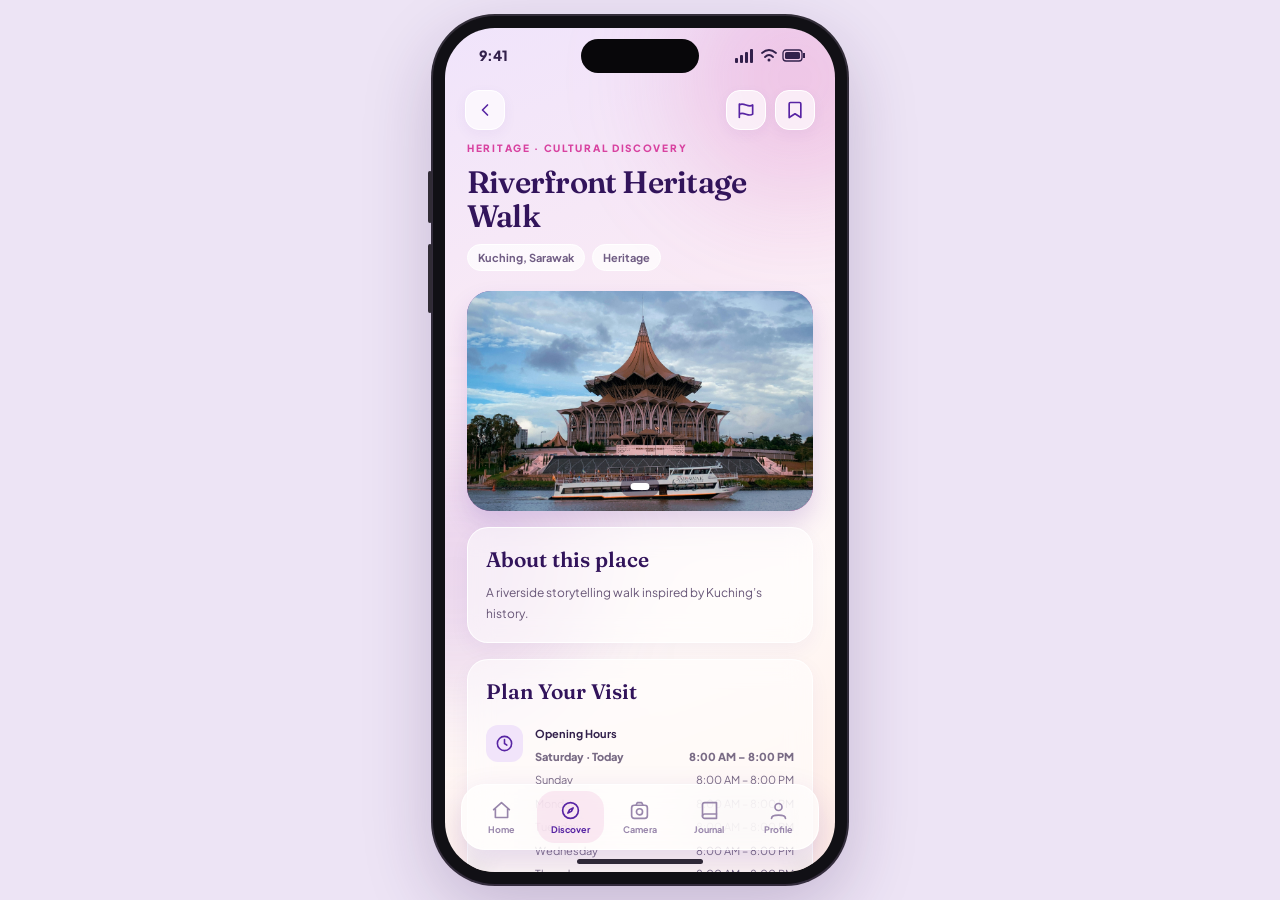
<file: place.html>
<!DOCTYPE html>
<html lang="en">
<head>
  <meta charset="UTF-8">
  <meta name="viewport" content="width=device-width, initial-scale=1, viewport-fit=cover">
  <meta name="theme-color" content="#EDE4F5">
  <title>Explore Place — Terooka</title>

  <link rel="preconnect" href="https://fonts.googleapis.com">
  <link rel="preconnect" href="https://fonts.gstatic.com" crossorigin>
  <link href="https://fonts.googleapis.com/css2?family=Fraunces:wght@400;500;600;700&family=Plus+Jakarta+Sans:wght@400;500;600;700;800&display=swap" rel="stylesheet">

  <style>
    :root{
      --purple:#5724A3;
      --pink:#D842A0;
      --ink:#32204B;
      --muted:#796B85;
      --serif:'Fraunces',Georgia,serif;
      --sans:'Plus Jakarta Sans',sans-serif;
      --grad:linear-gradient(105deg,#5724A3,#8834B9 52%,#D842A0);
    }

    *{box-sizing:border-box}
    html,body{margin:0;min-height:100%}

    body{
      background:#EDE4F5;
      color:var(--ink);
      font-family:var(--sans);
      min-height:100dvh;
      display:grid;
      place-items:center;
      overflow:hidden;
    }

    button,input,select{font:inherit}
    button{cursor:pointer}

    .stage{
      width:414px;
      height:868px;
      transform-origin:center;
    }

    .phone{
      width:414px;
      height:868px;
      padding:12px;
      background:#111015;
      border-radius:62px;
      position:relative;
      box-shadow:0 24px 70px #36195838,0 0 0 2px #343039;
    }

    .phone:before,.phone:after{
      content:"";
      position:absolute;
      left:-5px;
      width:4px;
      background:#302b35;
      border-radius:4px;
    }

    .phone:before{top:155px;height:52px}
    .phone:after{top:228px;height:69px}

    .screen{
      width:390px;
      height:844px;
      border-radius:50px;
      position:relative;
      overflow:hidden;
      background:linear-gradient(160deg,#F0E4FB 0%,#F9EAF5 35%,#FFF9F7 70%,#FFECE5 100%);
    }

    .glow{
      position:absolute;
      border-radius:50%;
      filter:blur(55px);
      pointer-events:none;
    }

    .glow-1{
      width:240px;height:240px;
      top:-70px;right:-80px;
      background:#d842a033;
    }

    .glow-2{
      width:260px;height:260px;
      top:420px;left:-120px;
      background:#8834b924;
    }

    .island{
      position:absolute;
      z-index:30;
      top:11px;
      left:50%;
      transform:translateX(-50%);
      height:34px;
      width:118px;
      background:#08070a;
      border-radius:30px;
    }

    .status{
      position:absolute;
      top:18px;left:34px;right:30px;
      z-index:29;
      display:flex;
      justify-content:space-between;
      align-items:center;
      font-size:14px;
      font-weight:800;
    }

    .homebar{
      position:absolute;
      bottom:8px;
      left:50%;
      transform:translateX(-50%);
      width:126px;
      height:5px;
      background:#2F2837;
      border-radius:20px;
      z-index:30;
    }

    .scroll{
      position:absolute;
      inset:0;
      z-index:2;
      overflow-y:auto;
      overflow-x:hidden;
      scrollbar-width:none;
      padding:112px 0 118px;
    }

    .scroll::-webkit-scrollbar{display:none}

    .pad{
      padding-left:22px;
      padding-right:22px;
    }

    .back-row{
      position:absolute;
      z-index:10;
      top:62px;
      left:20px;
      right:20px;
      display:flex;
      justify-content:space-between;
      align-items:center;
    }

    .back,.icon-btn{
      border:1px solid #fff;
      background:#ffffffa6;
      border-radius:14px;
      color:var(--purple);
      height:42px;
      display:flex;
      align-items:center;
      justify-content:center;
      gap:7px;
      box-shadow:0 4px 14px #5724a30d;
    }

    .back{
      width:40px;
      height:40px;
      padding:0;
    }
    .back-row .icon-btn{width:40px;height:40px}
    .header-actions{display:flex;align-items:center;gap:9px}

    .icon-btn{width:42px}
    .icon-btn.saved{color:var(--purple)}
    .report-menu{
      position:absolute;top:49px;right:49px;width:235px;
      padding:7px;background:#fff;border:1px solid #ebddf3;
      border-radius:17px;box-shadow:0 14px 35px #32134b30;
      display:none;z-index:35;
    }
    .report-menu.open{display:block}
    .report-menu-title{padding:8px 10px 7px;font-size:11px;font-weight:800;color:#5724a3}
    .report-option{display:flex;align-items:center;justify-content:space-between;width:100%;border:0;background:transparent;border-radius:10px;padding:11px 10px;text-align:left;font:700 11px 'Plus Jakarta Sans',sans-serif;color:#32204b;cursor:pointer}
    .report-option:hover,.report-option:focus-visible{background:#f4eafb}
    .report-option svg{width:15px;height:15px}


    svg{
      width:20px;
      height:20px;
      flex-shrink:0;
    }

    .eyebrow{
      font-size:10px;
      font-weight:800;
      letter-spacing:.17em;
      text-transform:uppercase;
      color:var(--pink);
      margin:0 0 7px;
    }

    h1{
      font:600 31px/1.12 var(--serif);
      color:#32145B;
      letter-spacing:-.025em;
      margin:0 0 10px;
    }

    .meta{
      display:flex;
      gap:7px;
      align-items:center;
      flex-wrap:wrap;
      color:#705D84;
      font-size:11px;
      font-weight:700;
    }

    .meta .pill{
      background:#ffffffb8;
      border:1px solid #fff;
      border-radius:20px;
      padding:6px 10px;
    }

    .hero{
      height:220px;
      border-radius:24px;
      margin-top:20px;
      position:relative;
      overflow:hidden;
      background:linear-gradient(135deg,#6B3A9E,#D842A0);
      box-shadow:0 13px 25px #5724a32b;
    }

    .hero img{
      height:100%;
      width:100%;
      object-fit:cover;
      display:block;
    }

    .hero-fallback{
      position:absolute;
      inset:0;
      display:flex;
      align-items:flex-end;
      padding:20px;
      background:linear-gradient(140deg,#5724A3,#A94DBA 58%,#D842A0);
      color:white;
      font:italic 500 26px var(--serif);
    }

    .hero img:not([hidden])+.hero-fallback{display:none}
    .gallery-dots{position:absolute;bottom:14px;left:50%;transform:translateX(-50%);display:flex;gap:7px;z-index:4;align-items:center;justify-content:center;padding:7px 10px;border-radius:30px;background:#1f102f66}
    .gallery-dots button{width:7px;height:7px;padding:0;border:0;border-radius:50%;background:#ffffff8c;transition:width .2s,background .2s}
    .gallery-dots button.active{width:19px;border-radius:9px;background:white}
    .gallery-dots:empty{display:none}
    .hours-area{flex:1;min-width:0}.hours-table{width:100%;margin-top:9px;display:grid;gap:7px}
    .hours-day{display:grid;grid-template-columns:1fr auto;gap:14px;align-items:center;font-size:11px;color:var(--muted)}
    .hours-day.today{color:var(--purple);font-weight:800}.hours-day .hours-value{text-align:right}
    .cultural-single .workshop-box{background:transparent;border:0;padding:0;margin-top:4px}
    .cultural-single .primary{margin-top:16px}
    .cultural-single .workshop-box h3{font:600 17px/1.35 var(--serif);margin:0 0 7px}
    .cultural-single .workshop-box p{line-height:1.65}
    .cultural-single .workshop-meta{margin-top:14px;gap:7px}
    .cultural-single .workshop-price{margin-top:16px;padding-top:14px;border-top:1px solid #e9dff0}
    .cultural-single .workshop-price strong{font-size:20px}


    .photo-label{
      position:absolute;
      top:13px;
      left:13px;
      border-radius:20px;
      background:#ffffffdf;
      padding:7px 11px;
      color:var(--purple);
      font-size:10px;
      font-weight:800;
    }

    .card{
      background:#ffffff8a;
      border:1px solid #ffffffe6;
      border-radius:21px;
      padding:18px;
      box-shadow:0 7px 20px #5724a30d;
      margin-top:16px;
      backdrop-filter:blur(12px);
    }

    h2{
      font:600 21px var(--serif);
      margin:0 0 10px;
      color:#32145B;
    }

    p{
      font-size:12px;
      line-height:1.75;
      color:#685677;
      margin:0;
    }

    .fact-note{
      margin-top:12px;
      font-size:10px;
      color:#907d9f;
    }

    .section-title{
      display:flex;
      justify-content:space-between;
      align-items:center;
      gap:10px;
      margin-bottom:10px;
    }

    .section-title h2{margin:0}

    .info-row{
      display:flex;
      align-items:flex-start;
      gap:12px;
      padding:11px 0;
      border-bottom:1px solid #e9dff0;
    }

    .info-row:last-child{
      border-bottom:0;
      padding-bottom:0;
    }

    .info-icon{
      width:37px;
      height:37px;
      flex-shrink:0;
      display:grid;
      place-items:center;
      border-radius:12px;
      background:#f1e4fa;
      color:var(--purple);
    }

    .info-icon svg{
      width:19px;
      height:19px;
    }

    .info-row strong{
      font-size:11px;
      display:block;
      margin:2px 0 4px;
    }

    .info-row span{
      font-size:11px;
      color:var(--muted);
      line-height:1.5;
    }

    .demo-tag{
      display:inline-flex;
      padding:5px 9px;
      background:#f5eafa;
      color:#7d5798;
      border-radius:20px;
      font-size:9px;
      font-weight:800;
      margin-top:10px;
    }

    .primary{
      border:0;
      background:var(--grad);
      color:white;
      border-radius:15px;
      padding:14px 17px;
      font-size:12px;
      font-weight:800;
      width:100%;
      margin-top:15px;
      box-shadow:0 9px 20px #5724a32b;
    }

    .secondary{
      border:1px solid #e4d3ed;
      background:#fff;
      color:var(--purple);
      border-radius:14px;
      padding:12px 14px;
      font-size:11px;
      font-weight:800;
    }

    .report-card p{font-size:11px;line-height:1.7;color:var(--muted);margin:8px 0 13px}
    .report-trigger{display:flex;align-items:center;justify-content:center;gap:8px;width:100%;margin-top:5px}
    .report-note{font-size:10px;color:var(--muted);line-height:1.6;margin-top:10px}

    .workshop-box{
      border:1px solid #e9d8f1;
      background:#fff;
      border-radius:17px;
      padding:14px;
      margin-top:12px;
    }

    .workshop-box h3{
      font:600 17px var(--serif);
      margin:0 0 7px;
      color:#32145B;
    }

    .workshop-box p{font-size:11px}

    .workshop-meta{
      display:flex;
      gap:8px;
      flex-wrap:wrap;
      margin-top:12px;
    }

    .workshop-meta span{
      background:#f6eefb;
      border-radius:9px;
      padding:7px 9px;
      font-size:10px;
      font-weight:700;
      color:#705288;
    }

    .workshop-price{
      display:flex;
      justify-content:space-between;
      align-items:center;
      margin-top:13px;
    }

    .workshop-price span{
      font-size:10px;
      color:var(--muted);
    }

    .workshop-price strong{
      font-size:17px;
      color:var(--purple);
    }

    .rating{
      display:flex;
      align-items:center;
      gap:8px;
      font-size:12px;
      font-weight:700;
      color:#705D84;
    }

    .review{
      background:#ffffffbd;
      border:1px solid white;
      padding:13px;
      border-radius:14px;
      margin-top:9px;
    }

    .review-head{
      display:flex;
      justify-content:space-between;
      gap:10px;
      font-size:11px;
      margin-bottom:5px;
    }

    .review-head b{color:#4B306D}

    .review p{
      font-size:11px;
      white-space:pre-wrap;
      overflow-wrap:anywhere;
    }

    .stars{
      color:#E5A130;
      letter-spacing:2px;
    }

    .empty{
      text-align:center;
      padding:20px 8px;
      color:#8a789a;
      font-size:12px;
      line-height:1.7;
    }

    .nearby{
      display:flex;
      flex-direction:column;
      gap:8px;
    }

    .nearby button{
      width:100%;
      text-align:left;
      background:#ffffffba;
      border:1px solid #fff;
      border-radius:14px;
      padding:13px 14px;
      color:var(--ink);
      display:flex;
      justify-content:space-between;
      align-items:center;
    }

    .nearby button span{
      font-size:12px;
      font-weight:800;
    }

    .nearby button small{
      display:block;
      font-size:10px;
      color:var(--muted);
      margin-top:4px;
    }

    .nearby button svg{color:var(--purple)}

    .nav{
      position:absolute;
      z-index:20;
      left:16px;
      right:16px;
      bottom:22px;
      height:66px;
      padding:6px;
      display:grid;
      grid-template-columns:repeat(5,1fr);
      gap:2px;
      background:#ffffff9e;
      border:1px solid #ffffffe6;
      border-radius:24px;
      backdrop-filter:blur(24px);
      box-shadow:0 14px 34px #5724a329;
    }

    .nav a{
      color:#9886AB;
      text-decoration:none;
      display:flex;
      flex-direction:column;
      align-items:center;
      justify-content:center;
      gap:3px;
      border-radius:18px;
      font-size:9px;
      font-weight:700;
    }

    .nav a.active{
      background:#d842a01a;
      color:var(--purple);
    }

    .nav svg{
      width:21px;
      height:21px;
      stroke-width:1.9;
      fill:none;
      stroke-linecap:round;
      stroke-linejoin:round;
    }

    .overlay{
      position:absolute;
      inset:0;
      z-index:40;
      background:#28124270;
      display:none;
      align-items:flex-end;
    }

    .overlay.open{display:flex}

    .sheet{
      width:100%;
      max-height:86%;
      overflow-y:auto;
      background:linear-gradient(170deg,#FBF4FF,#FFF7F5);
      border-radius:30px 30px 0 0;
      padding:16px 22px 36px;
    }

    .sheet-head{
      display:flex;
      align-items:center;
      justify-content:space-between;
    }

    .sheet-head h2{margin:0}

    .close{
      width:34px;
      height:34px;
      border:0;
      background:#EFE1F6;
      color:var(--purple);
      border-radius:10px;
    }

    .field-label{
      font-size:11px;
      font-weight:800;
      display:block;
      margin:18px 0 8px;
    }

    .field{
      width:100%;
      border:1px solid #E4D4ED;
      border-radius:13px;
      background:white;
      color:var(--ink);
      padding:12px;
      font:12px var(--sans);
    }

    textarea.field{
      height:108px;
      resize:vertical;
      line-height:1.6;
    }

    .stars-picker{
      display:flex;
      gap:6px;
    }

    .stars-picker button{
      font-size:29px;
      color:#c8b9ce;
      border:0;
      background:none;
      padding:2px 5px;
    }

    .stars-picker button.on{color:#e5a130}

    .counter{
      display:flex;
      align-items:center;
      justify-content:space-between;
      padding:12px;
      background:#fff;
      border-radius:13px;
      border:1px solid #E4D4ED;
    }

    .counter-controls{
      display:flex;
      align-items:center;
      gap:13px;
    }

    .counter-controls button{
      width:30px;
      height:30px;
      border:0;
      border-radius:9px;
      background:#f1e4fa;
      color:var(--purple);
      font-weight:800;
    }

    .counter-controls strong{font-size:13px}

    .total-row{
      display:flex;
      justify-content:space-between;
      align-items:center;
      padding-top:15px;
      margin-top:16px;
      border-top:1px solid #e5d8ed;
    }

    .total-row strong{
      font-size:20px;
      color:var(--purple);
    }

    .success-icon{
      width:70px;
      height:70px;
      border-radius:50%;
      display:grid;
      place-items:center;
      margin:18px auto;
      background:#e6f7ed;
      color:#348b52;
    }

    .success-icon svg{
      width:36px;
      height:36px;
    }

    .success-title{
      font:600 25px var(--serif);
      text-align:center;
      color:#32145B;
    }

    .success-copy{
      text-align:center;
      font-size:12px;
      color:var(--muted);
      margin-top:9px;
    }

    .confirmation{
      background:#fff;
      border:1px solid #e9d8f1;
      padding:15px;
      border-radius:15px;
      margin-top:18px;
    }

    .confirmation div{
      display:flex;
      justify-content:space-between;
      gap:12px;
      margin:8px 0;
      font-size:11px;
    }

    .confirmation span{color:var(--muted)}
    .confirmation strong{text-align:right}

    .toast{
      position:absolute;
      z-index:50;
      left:50%;
      top:58px;
      transform:translateX(-50%);
      background:#32204B;
      color:#fff;
      font-size:12px;
      font-weight:700;
      padding:11px 16px;
      border-radius:14px;
      display:none;
      max-width:86%;
      text-align:center;
    }

    .toast.show{display:block}

    @media(max-width:500px){
      body{display:block;overflow:auto}

      .stage,.phone{
        width:100%;
        height:100dvh;
        transform:none!important;
      }

      .phone{
        padding:0;
        border-radius:0;
        box-shadow:none;
      }

      .phone:before,.phone:after,
      .island,.status,.homebar{
        display:none;
      }

      .screen{
        width:100%;
        height:100%;
        min-height:650px;
        border-radius:0;
      }

      .scroll{padding-top:83px}
      .back-row{top:30px}
      .nav{bottom:13px}
      .toast{top:24px}
    }
  </style>
</head>

<body>
<div class="stage" id="stage">
  <div class="phone">
    <div class="screen">

      <div class="glow glow-1"></div>
      <div class="glow glow-2"></div>
      <div class="island"></div>

      <div class="status">
        <span>9:41</span>
        <svg style="width:70px;height:15px" viewBox="0 0 70 15" fill="none">
          <g fill="#32204B">
            <rect x="0" y="10" width="3" height="5" rx="1"/>
            <rect x="5" y="7" width="3" height="8" rx="1"/>
            <rect x="10" y="4" width="3" height="11" rx="1"/>
            <rect x="15" y="1" width="3" height="14" rx="1"/>
          </g>
          <g stroke="#32204B" stroke-width="1.8" stroke-linecap="round">
            <path d="M27 5Q34-1 41 5"/>
            <path d="M30 9Q34 5 38 9"/>
          </g>
          <circle cx="34" cy="12" r="1.5" fill="#32204B"/>
          <rect x="48" y="2" width="19" height="11" rx="3" stroke="#32204B" stroke-width="1.3"/>
          <rect x="50" y="4" width="15" height="7" rx="1.6" fill="#32204B"/>
          <path d="M69 5v5" stroke="#32204B" stroke-width="2"/>
        </svg>
      </div>

      <div class="back-row">
        <button class="back" id="back" type="button">
          <svg viewBox="0 0 24 24" fill="none" stroke="currentColor"
               stroke-width="2" stroke-linecap="round" stroke-linejoin="round">
            <path d="m15 18-6-6 6-6"/>
          </svg>
        </button>

        <div class="header-actions">
          <button class="icon-btn" id="report-place" type="button" aria-label="Report incorrect place information" title="Report incorrect information">
            <svg viewBox="0 0 24 24" fill="none" stroke="currentColor" stroke-width="2" stroke-linecap="round" stroke-linejoin="round" aria-hidden="true"><path d="M4 21V5m0 1c5-4 11 4 16 0v11c-5 4-11-4-16 0"/></svg>
          </button>
          <button class="icon-btn" id="save" type="button" aria-label="Save place">
            <svg viewBox="0 0 24 24" fill="none" stroke="currentColor"
                 stroke-width="2" stroke-linejoin="round">
              <path d="M5 4.5A1.5 1.5 0 0 1 6.5 3h11A1.5 1.5 0 0 1 19 4.5V21l-7-4.5L5 21V4.5Z"/>
            </svg>
          </button>
        </div>
        <div class="report-menu" id="report-menu" role="menu" aria-label="Report this place">
          <div class="report-menu-title">Report this place</div>
          <button type="button" class="report-option" data-report="Incorrect place details">Incorrect place details <span>›</span></button>
          <button type="button" class="report-option" data-report="Wrong location">Wrong location <span>›</span></button>
          <button type="button" class="report-option" data-report="Incorrect opening hours">Incorrect opening hours <span>›</span></button>
          <button type="button" class="report-option" data-report="Booking or vendor issue">Booking or vendor issue <span>›</span></button>
          <button type="button" class="report-option" data-report="Incorrect photos">Incorrect photos <span>›</span></button>
          <button type="button" class="report-option" data-report="Other issue">Other issue <span>›</span></button>
        </div>
      </div>

      <main class="scroll" id="scroll">
        <div class="pad">

          <p class="eyebrow" id="category">CULTURAL DISCOVERY</p>
          <h1 id="place-name">Explore a place</h1>

          <div class="meta">
            <span class="pill" id="city">Sarawak, Malaysia</span>
            <span class="pill" id="category-pill">Heritage</span>
          </div>

          <div class="hero" aria-label="Place photo gallery">
            <img id="photo" alt="Place photograph" hidden>
            <div class="hero-fallback" id="fallback" aria-hidden="true"></div>
            <div class="gallery-dots" id="gallery-dots" aria-label="Photo carousel navigation"></div>
          </div>

          <section class="card">
            <h2>About this place</h2>
            <p id="description"></p>

          </section>

          <section class="card">
            <h2>Plan Your Visit</h2>

            <div class="info-row">
              <div class="info-icon">
                <svg viewBox="0 0 24 24" fill="none" stroke="currentColor"
                     stroke-width="2" stroke-linecap="round">
                  <circle cx="12" cy="12" r="9"/>
                  <path d="M12 7v5l3 2"/>
                </svg>
              </div>
              <div class="hours-area">
                <strong>Opening Hours</strong>
                <div id="opening-hours" class="hours-table"></div>
              </div>
            </div>

            <div class="info-row">
              <div class="info-icon">
                <svg viewBox="0 0 24 24" fill="none" stroke="currentColor"
                     stroke-width="2" stroke-linecap="round">
                  <path d="M12 21s7-5.5 7-12a7 7 0 0 0-14 0c0 6.5 7 12 7 12Z"/>
                  <circle cx="12" cy="9" r="2.5"/>
                </svg>
              </div>
              <div>
                <strong>Location</strong>
                <span id="location-info">Sarawak, Malaysia</span>
              </div>
            </div>

            <div class="info-row">
              <div class="info-icon">
                <svg viewBox="0 0 24 24" fill="none" stroke="currentColor"
                     stroke-width="2" stroke-linecap="round">
                  <rect x="3" y="5" width="18" height="16" rx="2"/>
                  <path d="M7 3v4m10-4v4M3 10h18"/>
                </svg>
              </div>
              <div>
                <strong>Visit Type</strong>
                <span id="visit-type">Walk-in</span>
              </div>
            </div>


          </section>

          <!-- CULTURAL EXPERIENCE BOOKING -->
          <section class="card cultural-single" id="workshop-section" hidden>
            <div class="section-title">
              <h2>Cultural Experience</h2>
            </div>

            <div class="workshop-box">
              <p id="workshop-description"></p>

              <div class="workshop-meta">
                <span id="workshop-duration"></span>
                <span>Guided session</span>
              </div>

              <div class="workshop-price">
                <span>Starting from</span>
                <strong id="workshop-price"></strong>
              </div>

              <button class="primary" id="book-workshop" type="button">
                Book Experience
              </button>
            </div>
          </section>

          <!-- VISITOR REVIEWS -->
          <section class="card">
            <div class="section-title">
              <h2>Visitor Reviews</h2>
              <span class="rating" id="rating"></span>
            </div>

            <div id="reviews"></div>

            <button class="primary" id="write-review" type="button">
              Write a Review
            </button>
          </section>

          <!-- MORE TO EXPLORE -->
          <section class="card">
            <h2>More to Explore</h2>
            <div class="nearby" id="nearby"></div>
          </section>

        </div>
      </main>

      <nav class="nav" aria-label="Main navigation">
        <a href="home.html">
          <svg viewBox="0 0 24 24" stroke="currentColor">
            <path d="m3 11 9-8 9 8M5 10v10h14V10"/>
          </svg>
          Home
        </a>

        <a href="discover.html" class="active" aria-current="page">
          <svg viewBox="0 0 24 24" stroke="currentColor">
            <circle cx="12" cy="12" r="9"/>
            <path d="m15 9-2 4-4 2 2-4z"/>
          </svg>
          Discover
        </a>

        <a href="camera.html">
          <svg viewBox="0 0 24 24" stroke="currentColor">
            <rect x="3" y="6" width="18" height="15" rx="3"/>
            <circle cx="12" cy="13.5" r="3.5"/>
            <path d="M8 6l1.5-3h5L16 6"/>
          </svg>
          Camera
        </a>

        <a href="journal.html">
          <svg viewBox="0 0 24 24" stroke="currentColor">
            <path d="M4 5.5A2.5 2.5 0 0 1 6.5 3H20v18H6.5A2.5 2.5 0 0 1 4 18.5Z"/>
            <path d="M4 18.5A2.5 2.5 0 0 1 6.5 16H20"/>
          </svg>
          Journal
        </a>

        <a href="profile.html">
          <svg viewBox="0 0 24 24" stroke="currentColor">
            <circle cx="12" cy="8" r="4"/>
            <path d="M4 21c0-5 16-5 16 0"/>
          </svg>
          Profile
        </a>
      </nav>

      <div class="overlay" id="overlay">
        <div class="sheet" id="sheet"></div>
      </div>

      <div class="toast" id="toast" role="status"></div>
      <div class="homebar"></div>

    </div>
  </div>
</div>

<script src="places.js"></script>
<script src="user-store.js"></script>
<script>
  (function(){
    'use strict';

    const $ = selector => document.querySelector(selector);
    const $$ = selector => Array.from(document.querySelectorAll(selector));

    /* Shared place records are the ONLY source for place identity and content. */
    const sharedPlaces = window.TerookaData?.places || [];
    const places = sharedPlaces.map(shared => ({
      id: shared.id,
      name: shared.name,
      city: shared.city,
      state: shared.state || 'Sarawak',
      cat: shared.category,
      desc: shared.description || '',
      photo: shared.image || '',
      photos: Array.isArray(shared.photos) ? shared.photos : null,
      hoursByDay: shared.openingHours || null,
      hours: shared.hours || '',
      sampleReviews: Array.isArray(shared.reviews) ? shared.reviews : [],
      lat: Number(shared.lat),
      lng: Number(shared.lng),
      visitType: shared.visitType || 'Walk-in',
      workshop: shared.workshop || null
    }));
    if (!places.length) console.error('Terooka: places.js did not load or has no places.');
    const params = new URLSearchParams(location.search);
    const p = places.find(x => x.id === params.get('id')) || places[0];

    let session = null;

    try {
      session = JSON.parse(
        localStorage.getItem('terooka_session') || 'null'
      );
    } catch(e) {}

    const uid = session?.username || session?.email || 'guest';

    const savedKey = 'terooka_saved_places_' + uid;
    const reviewKey = 'terooka_reviews_' + uid;
    const bookingKey = 'terooka_bookings_' + uid;
    const reportKey = 'terooka_reports_' + uid;
    const journeyKey = 'terooka_journeys_' + uid;

    function load(key, fallback) {
      try {
        return JSON.parse(localStorage.getItem(key)) ?? fallback;
      } catch(e) {
        return fallback;
      }
    }

    function persist(key, value) {
      try {
        localStorage.setItem(key, JSON.stringify(value));
        return true;
      } catch(e) {
        toast('Unable to save to browser storage');
        return false;
      }
    }

    function escapeHTML(value) {
      return String(value ?? '').replace(/[&<>"']/g, c => ({
        '&':'&amp;',
        '<':'&lt;',
        '>':'&gt;',
        '"':'&quot;',
        "'":'&#39;'
      }[c]));
    }

    // Same bookmark storage as Discover and Profile, with legacy migration.
    const storedProfile = window.TerookaUser ? TerookaUser.read(uid) : null;
    const legacySaved = load(savedKey, []);
    let saved = Array.from(new Set([
      ...(Array.isArray(storedProfile?.saved) ? storedProfile.saved : []),
      ...(Array.isArray(legacySaved) ? legacySaved : [])
    ]));
    if (window.TerookaUser && saved.length) {
      try { TerookaUser.save(uid, {saved}); } catch(e) {}
    }
    let allReviews = load(reviewKey, {});
    let bookings = load(bookingKey, []);
    let stars = 0;

    function toast(message) {
      $('#toast').textContent = message;
      $('#toast').classList.add('show');

      setTimeout(() => {
        $('#toast').classList.remove('show');
      }, 2300);
    }

    function openSheet(html) {
      $('#sheet').innerHTML = html;
      $('#overlay').classList.add('open');
      $('#scroll').style.overflowY = 'hidden';
    }

    function closeSheet() {
      $('#overlay').classList.remove('open');
      $('#scroll').style.overflowY = 'auto';
    }

    function sheetHeader(title) {
      return `
      <div class="sheet-head">
        <h2>${escapeHTML(title)}</h2>
        <button class="close" id="sheet-close" type="button" aria-label="Close">
          <svg viewBox="0 0 24 24" fill="none"
               stroke="currentColor" stroke-width="2">
            <path d="M6 6l12 12M18 6 6 18"/>
          </svg>
        </button>
      </div>
    `;
    }

    function wireClose() {
      const button = $('#sheet-close');
      if (button) button.onclick = closeSheet;
    }

    function getActiveJourney() {
      const journeys = load(journeyKey, []);

      return journeys.find(j =>
        j.status === 'active' ||
        j.status === 'ongoing' ||
        j.isActive === true ||
        (!j.status && !j.endedAt)
      ) || null;
    }

    /* INITIAL PAGE */

    $('#place-name').textContent = p.name;
    $('#category').textContent = p.cat.toUpperCase() + ' · CULTURAL DISCOVERY';
    $('#city').textContent = p.city + ', Sarawak';
    $('#category-pill').textContent = p.cat;
    $('#description').textContent = p.desc;
    $('#fallback').textContent = '';
    const weekdays = ['Sunday','Monday','Tuesday','Wednesday','Thursday','Friday','Saturday'];
    const defaultHours = {
      Sunday:'Closed',Monday:'8 am–5 pm',Tuesday:'8 am–5 pm',Wednesday:'8 am–5 pm',
      Thursday:'8 am–5 pm',Friday:'8 am–5 pm',Saturday:'Closed'
    };
    const hoursByDay = p.hoursByDay;
    const todayIndex = new Date().getDay();
    $('#opening-hours').innerHTML = hoursByDay
      ? weekdays.map((_,i)=>{
        const day = weekdays[(todayIndex+i)%7];
        return `<div class="hours-day ${i===0?'today':''}"><span>${day}${i===0?' · Today':''}</span><span class="hours-value">${escapeHTML(hoursByDay[day] || 'Closed')}</span></div>`;
      }).join('')
      : `<div class="hours-day"><span>${escapeHTML(p.hours || 'Hours not available')}</span></div>`;
    $('#location-info').textContent = p.city + ', Sarawak, Malaysia';
    $('#visit-type').textContent = p.visitType;

    document.title = p.name + ' — Terooka';

    const photo = $('#photo');

    photo.onload = () => {
      photo.hidden = false;
    };

    photo.onerror = () => {
      photo.hidden = true;
    };

    const gallery = (p.photos?.length ? p.photos : [p.photo]).filter(Boolean);
    let photoIndex = 0;
    let galleryTimer;
    const dots = $('#gallery-dots');
    function showGalleryPhoto(){
      if (!gallery.length) return;
      photo.hidden = true;
      photo.src = gallery[photoIndex];
      [...dots.children].forEach((dot,i)=>{
        dot.classList.toggle('active',i===photoIndex);
        dot.setAttribute('aria-current',i===photoIndex?'true':'false');
      });
    }
    function startGallery(){
      clearInterval(galleryTimer);
      if(gallery.length > 1 && !window.matchMedia('(prefers-reduced-motion: reduce)').matches){
        galleryTimer = setInterval(()=>{
          photoIndex=(photoIndex+1)%gallery.length;
          showGalleryPhoto();
        },3500);
      }
    }
    gallery.forEach((_,i)=>{
      const dot=document.createElement('button');
      dot.type='button';
      dot.setAttribute('aria-label',`Show photo ${i+1}`);
      dot.onclick=()=>{photoIndex=i;showGalleryPhoto();startGallery()};
      dots.appendChild(dot);
    });
    showGalleryPhoto();
    startGallery();
    document.addEventListener('visibilitychange',()=>{
      if(document.hidden) clearInterval(galleryTimer);
      else startGallery();
    });

    $('#back').onclick = () => {
      // Return to the exact place/category selected in Discover.
      const savedView = (() => {
        try { return JSON.parse(sessionStorage.getItem('terooka_discover_view') || 'null'); }
        catch { return null; }
      })();
      const params = new URLSearchParams();
      if (savedView?.category) params.set('category', savedView.category);
      if (savedView?.query) params.set('search', savedView.query);
      params.set('place', savedView?.place || p.id);
      location.href = 'discover.html?' + params.toString();
    };

    /* SAVE PLACE */

    function showSaved() {
      const isSaved = saved.includes(p.id);

      $('#save').classList.toggle('saved', isSaved);

      $('#save').setAttribute(
        'aria-label',
        isSaved ? 'Remove saved place' : 'Save place'
      );

      $('#save').querySelector('svg').setAttribute(
        'fill',
        isSaved ? 'currentColor' : 'none'
      );
    }

    showSaved();

    $('#save').onclick = () => {
      if (saved.includes(p.id)) {
        saved = saved.filter(id => id !== p.id);
      } else {
        saved.push(p.id);
      }

      if (persist(savedKey, saved)) {
        showSaved();

        toast(
          saved.includes(p.id)
            ? 'Place saved!'
            : 'Removed from saved places'
        );
      }
    };

    /* REPORT POPUP: select reason, then describe correction in sheet */
    const reportMenu = $('#report-menu');
    const reportButton = $('#report-place');
    function hideReportMenu() {
      reportMenu.classList.remove('open');
      reportButton.setAttribute('aria-expanded', 'false');
    }
    reportButton.setAttribute('aria-haspopup', 'menu');
    reportButton.setAttribute('aria-expanded', 'false');
    reportButton.onclick = (event) => {
      event.stopPropagation();
      const isOpen = reportMenu.classList.toggle('open');
      reportButton.setAttribute('aria-expanded', String(isOpen));
    };
    document.addEventListener('click', event => {
      if (!reportMenu.contains(event.target) && !reportButton.contains(event.target)) hideReportMenu();
    });
    document.addEventListener('keydown', event => {
      if (event.key === 'Escape') hideReportMenu();
    });
    reportMenu.querySelectorAll('[data-report]').forEach(option => {
      option.onclick = () => {
        const reason = option.dataset.report;
        hideReportMenu();
        openSheet(`
          ${sheetHeader('Report This Place')}
          <p style="font-size:12px;line-height:1.7;color:#6d5b79;margin:8px 0 16px">
            <strong>${escapeHTML(p.name)}</strong><br>
            Reason: ${escapeHTML(reason)}
          </p>
          <label class="field-label" for="report-details">Tell us what needs correcting</label>
          <textarea class="field" id="report-details" rows="5" maxlength="1500" placeholder="Describe the issue and suggest the correct information (if known)" required></textarea>
          <button class="primary" type="button" id="submit-report">Submit Report</button>
          <p class="report-note">Your report will be marked Pending Review. Prototype only: saved on this device, not sent to a moderator.</p>
        `);
        wireClose();
        $('#submit-report').onclick = () => {
          const details = $('#report-details').value.trim();
          if (details.length < 10) { toast('Please provide at least 10 characters.'); return; }
          const existing = load(reportKey, []);
          const reports = Array.isArray(existing) ? existing : [];
          reports.push({
            id: 'RPT-' + Date.now(), placeId: p.id, placeName: p.name,
            type: reason, details, status: 'pending',
            submittedAt: new Date().toISOString(), reviewerNotes: ''
          });
          if (!persist(reportKey, reports)) return;
          closeSheet();
          toast('Report submitted · Pending Review');
        };
      };
    });

    /* CULTURAL EXPERIENCE */

    if (p.workshop) {
      $('#workshop-section').hidden = false;
      $('#workshop-description').textContent = p.workshop.description;
      $('#workshop-duration').textContent = p.workshop.duration;
      $('#workshop-price').textContent = 'RM ' + p.workshop.price;

      $('#book-workshop').onclick = openBooking;
    }

    function localDateISO(date) {
      const year = date.getFullYear();
      const month = String(date.getMonth()+1).padStart(2,'0');
      const day = String(date.getDate()).padStart(2,'0');

      return `${year}-${month}-${day}`;
    }

    function openBooking() {
      if (!p.workshop) return;

      const today = localDateISO(new Date());
      const maxDate = new Date();
      maxDate.setMonth(maxDate.getMonth()+3);

      let participants = 1;

      openSheet(`
      ${sheetHeader('Book Experience')}

      <p style="margin-top:8px">
        ${escapeHTML(p.workshop.name)}<br>
        ${escapeHTML(p.name)}
      </p>

      <label class="field-label" for="booking-date">
        Select Date
      </label>

      <input
        class="field"
        type="date"
        id="booking-date"
        min="${today}"
        max="${localDateISO(maxDate)}"
        value="${today}"
      >

      <label class="field-label" for="booking-session">
        Choose Session
      </label>

      <select class="field" id="booking-session">
        ${p.workshop.sessions.map(s => `
          <option value="${escapeHTML(s.value)}">
            ${escapeHTML(s.label)}
          </option>
        `).join('')}
      </select>

      <label class="field-label">Participants</label>

      <div class="counter">
        <span style="font-size:12px;font-weight:700">
          Number of guests
        </span>

        <div class="counter-controls">
          <button id="minus-guest" type="button">−</button>
          <strong id="guest-count">1</strong>
          <button id="plus-guest" type="button">+</button>
        </div>
      </div>

      <div class="total-row">
        <span style="font-size:12px;font-weight:700">
          Total (demo)
        </span>

        <strong id="booking-total">
          RM ${p.workshop.price.toFixed(2)}
        </strong>
      </div>

      <button class="primary" id="confirm-booking" type="button">
        Confirm Demo Booking
      </button>

      <p class="fact-note">
        Prototype only. No real reservation, payment or venue
        availability check will be made.
      </p>
    `);

      wireClose();

      function updateGuests() {
        $('#guest-count').textContent = participants;

        $('#booking-total').textContent =
          'RM ' + (participants * p.workshop.price).toFixed(2);
      }

      $('#minus-guest').onclick = () => {
        participants = Math.max(1, participants - 1);
        updateGuests();
      };

      $('#plus-guest').onclick = () => {
        participants = Math.min(8, participants + 1);
        updateGuests();
      };

      $('#confirm-booking').onclick = () => {
        const date = $('#booking-date').value;
        const sessionTime = $('#booking-session').value;

        if (!date || date < today || date > localDateISO(maxDate)) {
          toast('Please select a valid date');
          return;
        }

        const activeJourney = getActiveJourney();

        if (!activeJourney) {
          toast('Please start a journey before booking.');
          return;
        }

        const selectedSession = p.workshop.sessions.find(
          s => s.value === sessionTime
        );

        const booking = {
          id:'DEMO-' + Date.now().toString(36).toUpperCase(),

          journeyId:activeJourney.id,

          placeId:p.id,
          placeName:p.name,
          workshop:p.workshop.name,

          date:date,
          session:sessionTime,
          sessionLabel:selectedSession?.label || sessionTime,

          participants:participants,
          total:participants * p.workshop.price,

          status:'demo-confirmed',
          createdAt:new Date().toISOString()
        };

        const nextBookings = [...load(bookingKey, []), booking];

        if (!persist(bookingKey, nextBookings)) return;

        bookings = nextBookings;
        showBookingSuccess(booking);
      };
    }

    /* BOOKING SUCCESS */

    function showBookingSuccess(booking) {
      openSheet(`
      ${sheetHeader('Booking Details')}

      <div class="success-icon">
        <svg viewBox="0 0 24 24" fill="none"
             stroke="currentColor" stroke-width="2.5">
          <path d="m5 12 5 5L20 7"/>
        </svg>
      </div>

      <div class="success-title">
        Demo Booking Created!
      </div>

      <p class="success-copy">
        Your cultural experience has been added
        to your active journey.
      </p>

      <div class="confirmation">
        <div>
          <span>Reference</span>
          <strong>${escapeHTML(booking.id)}</strong>
        </div>

        <div>
          <span>Experience</span>
          <strong>${escapeHTML(booking.workshop)}</strong>
        </div>

        <div>
          <span>Place</span>
          <strong>${escapeHTML(booking.placeName)}</strong>
        </div>

        <div>
          <span>Date</span>
          <strong>${escapeHTML(booking.date)}</strong>
        </div>

        <div>
          <span>Session</span>
          <strong>${escapeHTML(booking.sessionLabel)}</strong>
        </div>

        <div>
          <span>Participants</span>
          <strong>${booking.participants}</strong>
        </div>

        <div>
          <span>Total</span>
          <strong>RM ${booking.total.toFixed(2)}</strong>
        </div>
      </div>

      <button class="primary" id="view-journey" type="button">
        View My Journey
      </button>

      <button class="secondary" id="done-booking"
              type="button"
              style="width:100%;margin-top:10px">
        Continue Exploring
      </button>

      <p class="fact-note">
        This is a prototype booking only.
        No real venue booking has been made.
      </p>
    `);

      wireClose();

      $('#view-journey').onclick = () => {
        location.href = 'journey.html';
      };

      $('#done-booking').onclick = closeSheet;
    }

    /* REVIEWS */

    function renderReviews() {
      const reviews = [...(p.sampleReviews || []),...(allReviews[p.id] || [])];

      $('#rating').textContent = reviews.length
        ? '★ ' +
        (
          reviews.reduce(
            (sum,r) => sum + Number(r.stars || 0), 0
          ) / reviews.length
        ).toFixed(1) +
        ' (' + reviews.length + ')'
        : 'No ratings yet';

      const root = $('#reviews');
      root.innerHTML = '';

      if (!reviews.length) {
        root.innerHTML = `
        <div class="empty">
          No reviews yet. Be the first to share your experience.
        </div>
      `;
        return;
      }

      reviews.slice().reverse().forEach(review => {
        const element = document.createElement('div');
        element.className = 'review';

        const count = Math.max(
          0,
          Math.min(5, Number(review.stars) || 0)
        );

        element.innerHTML = `
        <div class="review-head">
          <b>${escapeHTML(review.name || 'Traveller')}${review.sample ? ' · Sample' : ''}</b>
          <span class="stars">${'★'.repeat(count)}</span>
        </div>

        <p>${escapeHTML(review.text || 'Rating only')}</p>
      `;

        root.appendChild(element);
      });
    }

    renderReviews();

    $('#write-review').onclick = openReview;

    function openReview() {
      stars = 0;

      openSheet(`
      ${sheetHeader('Write a Review')}

      <p style="margin-top:8px">
        ${escapeHTML(p.name)}
      </p>

      <label class="field-label">
        Your Rating
      </label>

      <div class="stars-picker" id="stars"></div>

      <label class="field-label" for="review-text">
        Your Experience (optional)
      </label>

      <textarea
        class="field"
        id="review-text"
        maxlength="500"
        placeholder="Share your experience..."
      ></textarea>

      <button class="primary" id="submit-review" type="button">
        Submit Review
      </button>

      <p class="fact-note">
        Reviews are stored locally in this browser
        for prototype testing.
      </p>
    `);

      wireClose();

      for (let i = 1; i <= 5; i++) {
        const button = document.createElement('button');

        button.type = 'button';
        button.textContent = '★';
        button.setAttribute('aria-label', i + ' stars');

        button.onclick = () => {
          stars = i;

          $$('#stars button').forEach((item,index) => {
            item.classList.toggle('on', index < stars);
          });
        };

        $('#stars').appendChild(button);
      }

      $('#submit-review').onclick = () => {
        if (!stars) {
          toast('Please choose a star rating');
          return;
        }

        const review = {
          stars:stars,
          name:session?.name || session?.username || 'Explorer',
          text:$('#review-text').value.trim()
        };

        const nextReviews = {
          ...allReviews,
          [p.id]:[...(allReviews[p.id] || []), review]
        };

        if (!persist(reviewKey, nextReviews)) return;

        allReviews = nextReviews;
        renderReviews();
        closeSheet();
        toast('Review saved on this device');
      };
    }

    /* MORE TO EXPLORE */

    const nearby = $('#nearby');

    places
      .filter(place => place.id !== p.id)
      .slice(0,3)
      .forEach(place => {
        const button = document.createElement('button');

        button.type = 'button';

        button.innerHTML = `
        <div>
          <span>${escapeHTML(place.name)}</span>
          <small>
            ${escapeHTML(place.cat)} · ${escapeHTML(place.city)}
          </small>
        </div>

        <svg viewBox="0 0 24 24" fill="none"
             stroke="currentColor" stroke-width="2">
          <path d="M5 12h14m-6-6 6 6-6 6"/>
        </svg>
      `;

        button.onclick = () => {
          location.href =
            'place.html?id=' + encodeURIComponent(place.id);
        };

        nearby.appendChild(button);
      });

    /* OVERLAY */

    $('#overlay').onclick = event => {
      if (event.target === $('#overlay')) {
        closeSheet();
      }
    };

    document.addEventListener('keydown', event => {
      if (event.key === 'Escape') {
        closeSheet();
      }
    });

    /* RESPONSIVE PHONE */

    const stage = $('#stage');

    function fit() {
      if (innerWidth <= 500) {
        stage.style.transform = '';
        return;
      }

      const scale = Math.min(
        1,
        (innerWidth - 28) / 414,
        (innerHeight - 28) / 868
      );

      stage.style.transform = 'scale(' + scale + ')';
    }

    fit();
    addEventListener('resize', fit);

  })();
</script>
</body>
</html>
</file>
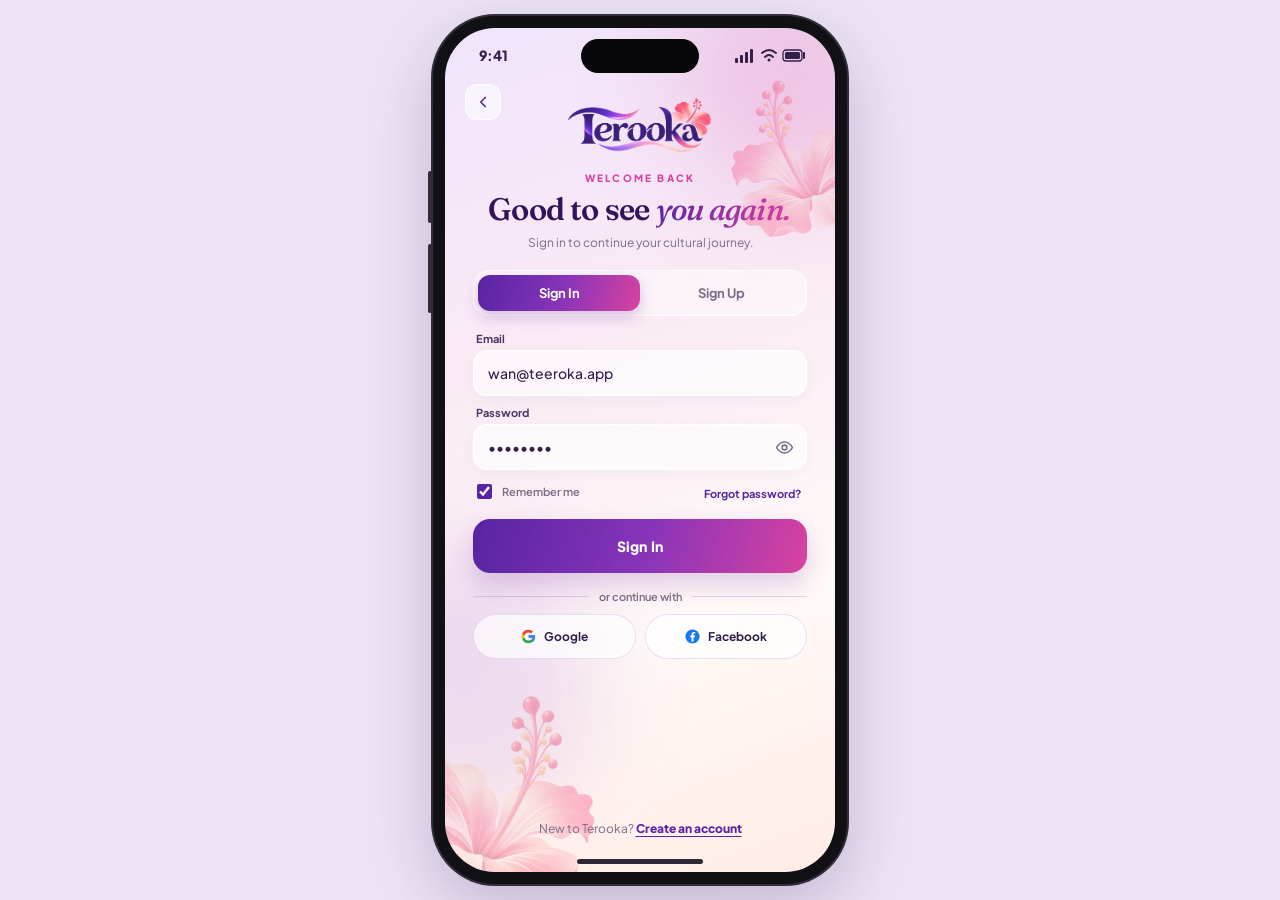
<file: profile.html>
<!DOCTYPE html>
<html lang="en">
<head>
  <meta charset="UTF-8">
  <meta name="viewport" content="width=device-width, initial-scale=1, viewport-fit=cover">
  <title>My Profile — Terooka</title>

  <link href="https://fonts.googleapis.com/css2?family=Fraunces:wght@400;500;600;700&family=Plus+Jakarta+Sans:wght@400;500;600;700;800&display=swap" rel="stylesheet">

  <style>
    :root {
      --purple: #5724A3;
      --pink: #D842A0;
      --ink: #32204B;
      --muted: #796B85;
      --sans: 'Plus Jakarta Sans', sans-serif;
      --serif: 'Fraunces', Georgia, serif;
      --gradient: linear-gradient(105deg,#5724A3,#8834B9 52%,#D842A0);
    }

    * { box-sizing: border-box; }

    body {
      margin: 0;
      min-height: 100dvh;
      display: grid;
      place-items: center;
      font-family: var(--sans);
      color: var(--ink);
      background: #EDE4F5;
      overflow: hidden;
    }

    button, input { font: inherit; }
    button { cursor: pointer; }

    .stage {
      width: 414px;
      height: 868px;
      transform-origin: center;
    }

    .phone {
      width: 414px;
      height: 868px;
      padding: 12px;
      background: #111015;
      border-radius: 62px;
      position: relative;
      box-shadow: 0 24px 70px #3619583b, 0 0 0 2px #343039;
    }

    .phone::before,
    .phone::after {
      content: "";
      position: absolute;
      left: -5px;
      width: 4px;
      background: #302b35;
      border-radius: 4px;
    }

    .phone::before { top: 155px; height: 52px; }
    .phone::after { top: 228px; height: 69px; }

    .screen {
      width: 390px;
      height: 844px;
      position: relative;
      overflow: hidden;
      border-radius: 50px;
      background: linear-gradient(160deg,#F0E4FB 0%,#F9EAF5 35%,#FFF9F7 70%,#FFECE5 100%);
    }

    .screen::before,
    .screen::after {
      content: "";
      position: absolute;
      border-radius: 50%;
      filter: blur(55px);
      pointer-events: none;
    }

    .screen::before {
      width: 240px;
      height: 240px;
      top: -70px;
      right: -80px;
      background: rgba(216,66,160,.20);
    }

    .screen::after {
      width: 260px;
      height: 260px;
      top: 420px;
      left: -120px;
      background: rgba(136,52,185,.14);
    }

    .island {
      position: absolute;
      z-index: 30;
      top: 11px;
      left: 50%;
      transform: translateX(-50%);
      width: 118px;
      height: 34px;
      background: #08070a;
      border-radius: 30px;
    }

    .status {
      position: absolute;
      top: 18px;
      left: 34px;
      right: 30px;
      z-index: 29;
      display: flex;
      justify-content: space-between;
      align-items: center;
      font-size: 14px;
      font-weight: 800;
    }

    .homebar {
      position: absolute;
      bottom: 8px;
      left: 50%;
      transform: translateX(-50%);
      width: 126px;
      height: 5px;
      background: #2F2837;
      border-radius: 20px;
      z-index: 30;
    }

    .scroll {
      position: absolute;
      inset: 0;
      z-index: 2;
      overflow-y: auto;
      scrollbar-width: none;
      padding: 64px 22px 118px;
    }

    .scroll::-webkit-scrollbar { display: none; }

    h1 {
      font: 600 31px/1.12 var(--serif);
      letter-spacing: -.025em;
      color: #32145B;
      margin: 0;
    }

    h1 em {
      color: var(--pink);
      font-style: normal;
    }

    /* Profile card */

    .profile-hero {
      margin-top: 21px;
      padding: 22px 16px 20px;
      border-radius: 25px;
      background: linear-gradient(135deg,#5724A3,#8834B9 55%,#D842A0);
      color: white;
      text-align: center;
      position: relative;
      overflow: hidden;
      box-shadow: 0 13px 26px #5724a32b;
    }

    .profile-hero::before {
      content: "";
      position: absolute;
      width: 210px;
      height: 210px;
      border: 1px solid #ffffff30;
      border-radius: 50%;
      right: -100px;
      top: -100px;
    }

    /* Profile picture */

    .pfp-wrap {
      width: 78px;
      height: 78px;
      margin: 0 auto 12px;
      position: relative;
    }

    .pfp {
      width: 78px;
      height: 78px;
      border-radius: 18px;
      border: 3px solid #ffffffd9;
      background: #f4d8f6;
      color: var(--purple);
      display: grid;
      place-items: center;
      font: 600 33px var(--serif);
      box-shadow: 0 8px 20px #2e125c38;
      overflow: hidden;
    }

    .pfp img {
      width: 100%;
      height: 100%;
      object-fit: cover;
    }

    /* Camera upload button */

    .camera-change {
      position: absolute;
      right: -7px;
      bottom: -5px;
      width: 29px;
      height: 29px;
      display: grid;
      place-items: center;
      border: 2px solid white;
      background: white;
      color: var(--purple);
      border-radius: 12px;
      box-shadow: 0 5px 10px #32145b38;
    }

    .camera-change svg {
      width: 17px;
      height: 17px;
    }

    /* Small SVG remove-photo X */

    .photo-remove-x {
      position: absolute;
      top: -7px;
      right: -7px;
      transform: none;

      width: 23px;
      height: 23px;
      padding: 0;

      display: flex;
      align-items: center;
      justify-content: center;

      background: #D842A0;
      color: white;
      border: 2px solid white;
      border-radius: 50%;

      cursor: pointer;
      z-index: 5;
      box-shadow: 0 4px 10px #32145b40;
    }

    .photo-remove-x svg {
      width: 12px;
      height: 12px;
      display: block;
    }

    .photo-remove-x[hidden] {
      display: none;
    }

    .profile-hero h2 {
      font: 600 23px var(--serif);
      margin: 0 0 5px;
    }

    .profile-hero p {
      font-size: 11px;
      color: #f9e9ff;
      margin: 0;
    }

    /* Sections */

    .section-head {
      display: flex;
      justify-content: space-between;
      align-items: center;
      margin: 25px 2px 12px;
    }

    .section-head h3 {
      font: 600 19px var(--serif);
      margin: 0;
    }

    .card {
      background: #ffffffa3;
      border: 1px solid white;
      border-radius: 22px;
      padding: 18px;
      box-shadow: 0 6px 20px #5724a30b;
    }

    .field { margin-bottom: 15px; }
    .field:last-child { margin-bottom: 0; }

    .field label {
      display: block;
      font-size: 11px;
      font-weight: 800;
      color: #5b4670;
      margin-bottom: 7px;
    }

    .field input {
      display: block;
      width: 100%;
      border: 1.5px solid #eee1f7;
      background: white;
      border-radius: 13px;
      outline: none;
      color: var(--ink);
      padding: 12px 13px;
      font-size: 12px;
    }

    .field input:focus {
      border-color: #a16acf;
      box-shadow: 0 0 0 3px #a16acf26;
    }

    .save {
      width: 100%;
      border: 0;
      background: var(--gradient);
      color: white;
      border-radius: 15px;
      padding: 14px;
      font-weight: 800;
      font-size: 12px;
      margin-top: 14px;
      box-shadow: 0 8px 18px #5724a327;
    }

    /* Adventures */

    .quick {
      display: grid;
      grid-template-columns: repeat(3,1fr);
      gap: 9px;
    }

    .quick a {
      text-decoration: none;
      text-align: center;
      color: var(--purple);
      background: #ffffffb3;
      border: 1px solid white;
      border-radius: 17px;
      padding: 15px 5px 13px;
      font-size: 10px;
      font-weight: 800;
    }

    .quick svg {
      display: block;
      margin: 0 auto 8px;
      width: 22px;
      height: 22px;
      stroke: currentColor;
      fill: none;
      stroke-width: 1.8;
      stroke-linecap: round;
      stroke-linejoin: round;
    }

    .logout {
      width: 100%;
      border: 1.5px solid #f1c4d1;
      border-radius: 15px;
      padding: 14px;
      color: #b72c56;
      background: #fff6f9;
      font-weight: 800;
      font-size: 12px;
      margin-top: 23px;
    }

    /* Saved places */
    .saved-list{display:flex;flex-direction:column;gap:10px}
    .saved-place{display:flex;align-items:center;gap:11px;padding:11px;background:#ffffffc9;border:1px solid #fff;border-radius:17px;box-shadow:0 5px 15px #5724a30c}
    .saved-place-photo{width:62px;height:62px;flex:none;object-fit:cover;border-radius:12px;background:#ead8f5}
    .saved-place-info{flex:1;min-width:0}
    .saved-place-info strong{display:block;font:600 14px/1.25 var(--serif);overflow-wrap:anywhere}
    .saved-place-info small{display:block;margin-top:5px;font-size:10px;color:var(--muted)}
    .saved-place-actions{display:flex;align-items:center;gap:7px;margin-top:9px}
    .saved-place-actions a{font-size:10px;font-weight:800;color:var(--purple);text-decoration:none}
    .saved-place-remove{margin-left:auto;width:27px;height:27px;display:grid;place-items:center;border:1px solid #eedcf5;background:#fff6fc;color:#aa3c7b;border-radius:9px}
    .saved-place-remove svg{width:15px;height:15px;fill:none;stroke:currentColor;stroke-width:2;stroke-linecap:round;stroke-linejoin:round}
    .saved-empty{text-align:center;padding:24px 15px;border:1px dashed #d7bce9;border-radius:19px;background:#ffffff91}
    .saved-empty svg{width:29px;height:29px;stroke:var(--purple);fill:none;stroke-width:1.8}
    .saved-empty p{font-size:11px;color:var(--muted);line-height:1.6}
    .saved-empty a{display:inline-block;padding:10px 16px;background:var(--gradient);color:white;border-radius:12px;font-size:11px;font-weight:800;text-decoration:none}

    /* Glass navigation */

    .nav {
      position: absolute;
      z-index: 20;
      left: 16px;
      right: 16px;
      bottom: 22px;
      height: 66px;
      padding: 6px;
      display: grid;
      grid-template-columns: repeat(5,1fr);
      gap: 2px;
      background: rgba(255,255,255,.62);
      border: 1px solid rgba(255,255,255,.9);
      border-radius: 24px;
      backdrop-filter: blur(24px);
      -webkit-backdrop-filter: blur(24px);
      box-shadow: 0 14px 34px rgba(87,36,163,.16);
    }

    .nav a {
      text-decoration: none;
      border-radius: 18px;
      color: #9886AB;
      display: flex;
      flex-direction: column;
      align-items: center;
      justify-content: center;
      gap: 3px;
      font: 700 9px var(--sans);
    }

    .nav a svg {
      width: 21px;
      height: 21px;
      stroke: currentColor;
      fill: none;
      stroke-width: 1.9;
      stroke-linecap: round;
      stroke-linejoin: round;
    }

    .nav a.active {
      color: var(--purple);
      background: rgba(216,66,160,.10);
    }

    /* Toast */

    .toast {
      position: absolute;
      z-index: 60;
      top: 58px;
      left: 50%;
      transform: translate(-50%,-10px);
      background: #32204B;
      color: white;
      border-radius: 13px;
      padding: 11px 15px;
      font-size: 11px;
      font-weight: 700;
      max-width: 86%;
      text-align: center;
      opacity: 0;
      pointer-events: none;
      transition: .2s;
    }

    .toast.show {
      opacity: 1;
      transform: translate(-50%,0);
    }

    /* Logout confirmation */

    .dialog-back {
      position: absolute;
      inset: 0;
      z-index: 50;
      background: #21112d88;
      display: none;
      align-items: center;
      justify-content: center;
      padding: 30px;
    }

    .dialog-back.show { display: flex; }

    .dialog {
      background: #fff9ff;
      border-radius: 23px;
      padding: 23px;
      width: 100%;
      text-align: center;
    }

    .dialog h3 {
      font: 600 22px var(--serif);
      margin: 0 0 8px;
    }

    .dialog p {
      font-size: 12px;
      color: var(--muted);
      line-height: 1.6;
    }

    .dialog-actions {
      display: flex;
      gap: 9px;
      margin-top: 19px;
    }

    .dialog-actions button {
      flex: 1;
      border: 0;
      border-radius: 13px;
      padding: 12px 8px;
      font-size: 12px;
      font-weight: 800;
    }

    .cancel { background: #eee6f5; color: var(--purple); }
    .confirm { background: #bd315d; color: white; }

    button:focus-visible,
    a:focus-visible {
      outline: 3px solid var(--pink);
      outline-offset: 3px;
    }

    @media (max-width: 500px) {
      body { display: block; overflow: auto; }

      .stage, .phone {
        width: 100%;
        height: 100dvh;
        transform: none !important;
      }

      .phone {
        padding: 0;
        border-radius: 0;
        box-shadow: none;
      }

      .phone::before,
      .phone::after,
      .island,
      .status,
      .homebar {
        display: none;
      }

      .screen {
        width: 100%;
        height: 100%;
        border-radius: 0;
      }

      .scroll { padding-top: 30px; }
      .toast { top: 22px; }
    }

    .edit-toggle{display:inline-flex;align-items:center;gap:6px;border:1px solid #e6d4f1;border-radius:11px;background:#ffffffb8;color:var(--purple);padding:8px 12px;font-size:11px;font-weight:800}
    .edit-toggle{display:inline-flex;align-items:center;gap:5px;cursor:pointer}
    #edit-profile{width:auto;height:36px;padding:0 12px;justify-content:center;border:1px solid #fff;border-radius:13px;background:#fff;color:var(--purple);box-shadow:0 5px 14px rgba(87,36,163,.12)}
    #edit-profile svg{width:17px;height:17px}
    .info-line{padding:9px 0;border-bottom:1px solid #eadcf0}
    .info-line:last-child{border-bottom:0}
    .info-line small{display:block;font-size:10px;color:var(--muted);font-weight:700;margin-bottom:5px}
    .info-line strong{font-size:13px;color:var(--ink);overflow-wrap:anywhere}
    [hidden]{display:none!important}
    h1 em{font-style:normal;color:inherit;font-weight:inherit}

    /* Saved Places as its own page, matching Saved Stories */
    .saved-page-back{width:40px;height:40px;display:grid;place-items:center;background:#ffffffb8;border:1px solid white;border-radius:14px;color:var(--purple);margin:0 0 14px;cursor:pointer}
    .saved-page-back svg{width:20px;height:20px}
    .saved-eyebrow{font-size:10px;letter-spacing:1.6px;color:var(--pink);font-weight:800;margin:0 0 7px}
    .saved-page-title{font:600 29px/1.15 var(--serif);color:#32145B;margin:0}
    .saved-page-description{font-size:11px;color:var(--muted);line-height:1.7;margin:12px 0 19px}
    .saved-page-count{font-size:10px;font-weight:800;color:var(--purple);margin-bottom:12px}
    #saved-view{padding-top:0}
    /* Saved collection: one full-width card per place */
    .saved-list{display:flex;flex-direction:column;gap:12px}
    .saved-wide{width:100%;min-height:114px;padding:12px;gap:12px;cursor:pointer;align-items:center;position:relative}
    .saved-wide:focus-visible{outline:3px solid var(--pink);outline-offset:2px}
    .saved-wide .saved-place-photo{width:94px;height:94px;border-radius:14px}
    .saved-wide .saved-place-info{padding-right:28px}
    .saved-wide .saved-place-info strong{font:600 15px/1.25 var(--serif);margin:5px 0}
    .saved-category{display:block;color:var(--pink);font-size:10px;font-weight:800}
    .saved-rating{color:#9b6912;font-size:11px;font-weight:800;margin-top:8px}
    .saved-bookmark{position:absolute;right:12px;top:12px;width:30px;height:34px;border:0;background:#f5eafb;color:var(--purple);border-radius:9px;display:grid;place-items:center;cursor:pointer}
    .saved-bookmark svg{width:19px;height:19px}
    .saved-bookmark.unsaved svg{fill:none}
    /* Saved Places: full-width cards with reviews and action row */
    .saved-wide{display:flex;flex-direction:column;align-items:stretch;gap:0;padding:0;overflow:hidden;cursor:default}
    .saved-wide .saved-place-photo{width:100%;height:146px;object-fit:cover;border-radius:0;display:block}
    .saved-wide .saved-place-info{padding:13px 15px 8px}
    .saved-wide .saved-place-info strong{font-size:17px;margin:5px 0 6px}
    .saved-rating{display:flex;align-items:center;gap:7px;margin-top:7px;color:#32145B;font-size:12px;font-weight:800}
    .saved-rating .star{color:#F5A623;font-size:16px;line-height:1}
    .saved-rating .review-count{color:#93819F;font-size:11px;font-weight:500}
    .saved-card-actions{display:flex;align-items:center;gap:7px;padding:5px 15px 15px}
    .saved-explore{flex:1;border:0;border-radius:12px;background:linear-gradient(100deg,#5724A3,#D842A0);color:#fff;font-size:11px;font-weight:800;padding:11px 12px;cursor:pointer}
    .saved-wide .saved-bookmark{position:static;width:38px;height:38px;flex:none;border:1px solid #D8B8F2;border-radius:11px;background:#F2E6FC;color:#5724A3}
    .saved-wide .saved-bookmark svg{width:19px;height:19px}
    .saved-wide .saved-bookmark.unsaved svg{fill:none}
    #profile-main-heading[hidden]{display:none!important}

  </style>
</head>

<body>
<div class="stage" id="stage">
  <div class="phone">
    <div class="screen">

      <div class="island"></div>

      <div class="status">
        <span>9:41</span>
        <svg width="70" height="15" viewBox="0 0 70 15" fill="none">
          <g fill="#32204B">
            <rect x="0" y="10" width="3" height="5" rx="1"/>
            <rect x="5" y="7" width="3" height="8" rx="1"/>
            <rect x="10" y="4" width="3" height="11" rx="1"/>
            <rect x="15" y="1" width="3" height="14" rx="1"/>
          </g>
          <g stroke="#32204B" stroke-width="1.8" stroke-linecap="round">
            <path d="M27 5Q34-1 41 5"/>
            <path d="M30 9Q34 5 38 9"/>
          </g>
          <circle cx="34" cy="12" r="1.5" fill="#32204B"/>
          <rect x="48" y="2" width="19" height="11" rx="3" stroke="#32204B" stroke-width="1.3"/>
          <rect x="50" y="4" width="15" height="7" rx="1.6" fill="#32204B"/>
          <path d="M69 5v5" stroke="#32204B" stroke-width="2" stroke-linecap="round"/>
        </svg>
      </div>

      <main class="scroll">
        <header id="profile-main-heading">
          <h1>My Profile</h1>
        </header>

        <section class="profile-hero">
          <div class="pfp-wrap">
            <div class="pfp" id="avatar">W</div>

            <button class="camera-change" id="change-photo"
                    type="button" aria-label="Change profile picture">
              <svg viewBox="0 0 24 24" fill="none"
                   stroke="currentColor" stroke-width="2"
                   stroke-linecap="round" stroke-linejoin="round">
                <path d="M4 7h4l2-3h4l2 3h4v13H4z"/>
                <circle cx="12" cy="13" r="3"/>
              </svg>
            </button>

            <button id="remove-photo" class="photo-remove-x"
                    type="button" aria-label="Remove profile photo"
                    title="Remove profile photo" hidden>
              <svg xmlns="http://www.w3.org/2000/svg"
                   viewBox="0 0 24 24"
                   fill="none" stroke="currentColor"
                   stroke-width="2.5"
                   stroke-linecap="round"
                   stroke-linejoin="round"
                   aria-hidden="true">
                <path d="M18 6 6 18M6 6l12 12"/>
              </svg>
            </button>
          </div>

          <h2 id="display-name">Wan</h2>
          <p id="display-email">wan@teeroka.app</p>

          <input id="photo-input" type="file"
                 accept="image/png,image/jpeg,image/webp,image/gif" hidden>
        </section>

        <div class="section-head" id="personal-head"><h3>Personal Information</h3><button class="edit-toggle" id="edit-profile" type="button" aria-label="Edit personal information"><svg viewBox="0 0 24 24" fill="none" stroke="currentColor" stroke-width="1.8" stroke-linecap="round" stroke-linejoin="round" aria-hidden="true"><path d="M12 20h9"/><path d="M16.5 3.5a2.12 2.12 0 0 1 3 3L9 17l-4 1 1-4L16.5 3.5Z"/></svg><span>Edit</span></button></div>
        <form id="profile-form" class="card">
          <div id="profile-display">
            <div class="info-line"><small>Name</small><strong id="view-name"></strong></div>
            <div class="info-line"><small>Email address</small><strong id="view-email"></strong></div>
            <div class="info-line"><small>Password</small><strong>••••••••</strong></div>
          </div>
          <div id="profile-edit-fields" hidden>
            <div class="field"><label for="full-name">Name</label><input id="full-name" type="text" maxlength="80" autocomplete="name" required></div>
            <div class="field"><label for="email">Email address</label><input id="email" type="email" readonly aria-readonly="true"></div>
            <div class="field"><label for="current-password">Current password</label><input id="current-password" type="password" autocomplete="current-password" placeholder="Only needed to change password"></div>
            <div class="field"><label for="new-password">New password</label><input id="new-password" type="password" autocomplete="new-password" placeholder="Leave blank to keep current password"></div>
            <div class="field"><label for="confirm-password">Confirm new password</label><input id="confirm-password" type="password" autocomplete="new-password"></div>
            <div style="display:flex;gap:9px"><button class="edit-toggle" id="cancel-edit" type="button" style="margin-top:14px;flex:1;justify-content:center">Cancel</button><button class="save" type="submit" style="flex:2">Save Changes</button></div>
          </div>
        </form>
        <div class="section-head" id="adventures-head"><h3>My Adventures</h3></div>
        <div class="quick" id="adventures-links">
          <a href="journey.html"><svg viewBox="0 0 24 24"><path d="m3 6 6-3 6 3 6-3v15l-6 3-6-3-6 3zM9 3v15M15 6v15"/></svg>Journeys</a>
          <a href="journal.html"><svg viewBox="0 0 24 24"><path d="M4 5.5A2.5 2.5 0 0 1 6.5 3H20v18H6.5A2.5 2.5 0 0 1 4 18.5Z"/><path d="M4 18.5A2.5 2.5 0 0 1 6.5 16H20"/></svg>Journals</a>
          <a href="profile.html?view=saved" id="saved-shortcut"><svg viewBox="0 0 24 24"><path d="M5 4a2 2 0 0 1 2-2h10a2 2 0 0 1 2 2v18l-7-5-7 5z"/></svg>Saved</a>
        </div>
        <section id="saved-view" hidden>
          <button type="button" id="saved-back" class="saved-page-back" aria-label="Back to profile">
            <svg viewBox="0 0 24 24" fill="none" stroke="currentColor" stroke-width="2" stroke-linecap="round" stroke-linejoin="round"><path d="m15 18-6-6 6-6"/></svg>
          </button>
          <div class="saved-eyebrow">YOUR COLLECTION</div>
          <h1 class="saved-page-title">Saved Places</h1>
          <p class="saved-page-description">Keep your favourite cultural places in one place.</p>
          <div class="saved-page-count" id="saved-count"></div>
          <div class="saved-list" id="saved-places-list" aria-live="polite"></div>
        </section>

        <button id="logout" class="logout" type="button">
          Log Out
        </button>
      </main>

      <nav class="nav" aria-label="Main navigation">
        <a href="home.html">
          <svg viewBox="0 0 24 24">
            <path d="m3 11 9-8 9 8M5 10v10h14V10"/>
          </svg>
          Home
        </a>

        <a href="discover.html">
          <svg viewBox="0 0 24 24">
            <circle cx="12" cy="12" r="9"/>
            <path d="m15 9-2 4-4 2 2-4z"/>
          </svg>
          Discover
        </a>

        <a href="camera.html">
          <svg viewBox="0 0 24 24">
            <rect x="3" y="6" width="18" height="15" rx="3"/>
            <circle cx="12" cy="13.5" r="3.5"/>
            <path d="M8 6l1.5-3h5L16 6"/>
          </svg>
          Camera
        </a>

        <a href="journal.html">
          <svg viewBox="0 0 24 24">
            <path d="M4 5.5A2.5 2.5 0 0 1 6.5 3H20v18H6.5A2.5 2.5 0 0 1 4 18.5Z"/>
            <path d="M4 18.5A2.5 2.5 0 0 1 6.5 16H20"/>
          </svg>
          Journal
        </a>

        <a href="profile.html" class="active" aria-current="page">
          <svg viewBox="0 0 24 24">
            <circle cx="12" cy="8" r="4"/>
            <path d="M4 21c0-5 16-5 16 0"/>
          </svg>
          Profile
        </a>
      </nav>

      <div class="toast" id="toast" role="status" aria-live="polite"></div>

      <div class="dialog-back" id="dialog-back">
        <div class="dialog" role="dialog" aria-modal="true"
             aria-labelledby="dialog-title">
          <h3 id="dialog-title">Log out?</h3>
          <p>You'll return to the sign-in page. Your journals and journeys will stay saved in this browser.</p>

          <div class="dialog-actions">
            <button type="button" class="cancel" id="cancel-logout">
              Stay here
            </button>
            <button type="button" class="confirm" id="confirm-logout">
              Log out
            </button>
          </div>
        </div>
      </div>

      <div class="homebar"></div>
    </div>
  </div>
</div>

<script src="user-store.js"></script>
<script src="places.js"></script>
<script>
  (function () {
    'use strict';

    let session;
    try {
      session = JSON.parse(localStorage.getItem('terooka_session'));
    } catch (e) {}

    if (!session) {
      location.replace('auth.html');
      return;
    }

    const uid = session.username || session.email || 'guest';
    let profile = TerookaUser.read(uid);

    const $ = id => document.getElementById(id);
    let toastTimer;

    if (!profile.name || profile.name.toLowerCase() === 'demo') {
      profile = TerookaUser.save(uid, { name: 'Wan' });
      session.name = 'Wan';
      localStorage.setItem('terooka_session', JSON.stringify(session));
    }

    function toast(message) {
      $('toast').textContent = message;
      $('toast').classList.add('show');

      clearTimeout(toastTimer);
      toastTimer = setTimeout(() => {
        $('toast').classList.remove('show');
      }, 2700);
    }

    function display() {
      const name = profile.name || 'Wan';

      $('display-name').textContent = name;
      $('display-email').textContent = session.email || uid;

      $('avatar').replaceChildren();

      if (profile.avatar) {
        const img = document.createElement('img');
        img.src = profile.avatar;
        img.alt = 'Profile photo';
        $('avatar').appendChild(img);
      } else {
        $('avatar').textContent =
          name.trim().charAt(0).toUpperCase() || 'W';
      }

      $('remove-photo').hidden = !profile.avatar;
    }

    $('full-name').value = profile.name || 'Wan';
    $('email').value = session.email || uid;
    display();

    function setEditing(editing) {
      $('profile-display').hidden = editing;
      $('profile-edit-fields').hidden = !editing;
      $('edit-profile').hidden = editing;
      if (editing) {
        $('full-name').value = profile.name || 'Wan';
        $('current-password').value = '';
        $('new-password').value = '';
        $('confirm-password').value = '';
        $('full-name').focus();
      }
    }
    function refreshInfo() {
      $('view-name').textContent = profile.name || 'Wan';
      $('view-email').textContent = session.email || uid;
    }
    refreshInfo();
    $('edit-profile').onclick = () => setEditing(true);
    $('cancel-edit').onclick = () => setEditing(false);

    function makeSalt() {
      const bytes = new Uint8Array(12);
      if (crypto.getRandomValues) crypto.getRandomValues(bytes);
      return Array.from(bytes, b => b.toString(16).padStart(2,'0')).join('');
    }
    async function hashPassword(password, salt) {
      const value = salt + password;
      if (crypto.subtle && window.TextEncoder) {
        const buffer = await crypto.subtle.digest('SHA-256',new TextEncoder().encode(value));
        return Array.from(new Uint8Array(buffer),b=>b.toString(16).padStart(2,'0')).join('');
      }
      let hash=5381;
      for (let i=0;i<value.length;i++) hash=((hash<<5)+hash+value.charCodeAt(i))|0;
      return 'f'+(hash>>>0).toString(16);
    }
    $('profile-form').addEventListener('submit', async e => {
      e.preventDefault();
      const name = $('full-name').value.trim();
      const nextPassword = $('new-password').value;
      if (!name) { toast('Please enter your name.'); return; }
      if (nextPassword) {
        if (nextPassword.length < 8 || !/[a-z]/i.test(nextPassword) || !/\d/.test(nextPassword)) {
          toast('Password needs 8 characters, a letter and a number.'); return;
        }
        if (nextPassword !== $('confirm-password').value) { toast('New passwords do not match.'); return; }
      } else if ($('confirm-password').value || $('current-password').value) {
        toast('Enter a new password to change it.'); return;
      }
      try {
        let users = JSON.parse(localStorage.getItem('terooka_users') || '[]');
        let account = users.find(u => u.email === (session.email || uid));
        if (nextPassword) {
          if (!account || !account.salt || !account.hash) { toast('Account not found. Please sign in again.'); return; }
          if (!await hashPassword($('current-password').value,account.salt).then(h=>h===account.hash)) {
            toast('Current password is incorrect.'); return;
          }
          const salt=makeSalt();
          account.salt=salt;
          account.hash=await hashPassword(nextPassword,salt);
        }
        if (account) account.name=name;
        if (account) localStorage.setItem('terooka_users',JSON.stringify(users));
        profile=TerookaUser.save(uid,{name});
        session.name=name;session.displayName=name;
        localStorage.setItem('terooka_session',JSON.stringify(session));
        display();refreshInfo();setEditing(false);
        toast(nextPassword?'Profile and password updated!':'Profile updated!');
      } catch(err) { toast('Unable to save changes.'); }
    });

    // Upload photo
    $('change-photo').onclick = () => {
      $('photo-input').click();
    };

    $('photo-input').addEventListener('change', e => {
      const file = e.target.files && e.target.files[0];
      if (!file) return;

      if (!/^image\/(png|jpeg|webp|gif)$/.test(file.type)) {
        toast('Please choose a PNG, JPG or WebP image.');
        return;
      }

      if (file.size > 10 * 1024 * 1024) {
        toast('Please choose an image under 10 MB.');
        return;
      }

      const reader = new FileReader();

      reader.onload = () => {
        const img = new Image();

        img.onload = () => {
          const canvas = document.createElement('canvas');
          const size = 320;

          canvas.width = size;
          canvas.height = size;

          const side = Math.min(img.width, img.height);
          const x = (img.width - side) / 2;
          const y = (img.height - side) / 2;

          canvas.getContext('2d').drawImage(
            img, x, y, side, side,
            0, 0, size, size
          );

          const avatar = canvas.toDataURL('image/jpeg', .78);

          try {
            profile = TerookaUser.save(uid, { avatar });
            display();
            toast('Profile photo updated!');
          } catch (err) {
            toast('Not enough browser storage for this photo.');
          }
        };

        img.onerror = () => toast('Could not open that image.');
        img.src = reader.result;
      };

      reader.onerror = () => toast('Could not read that image.');
      reader.readAsDataURL(file);

      e.target.value = '';
    });

    // Functional SVG X: remove photo
    $('remove-photo').addEventListener('click', () => {
      try {
        profile = TerookaUser.save(uid, { avatar: null });
        display();
        toast('Profile photo removed!');
      } catch (err) {
        toast('Could not remove profile photo.');
      }
    });

    // Saved places share the same profile storage as Discover.
    // Use places.js exclusively for saved-place details.
    function savedPlaceData(id) {
      return (window.TerookaData?.places || []).find(p => String(p.id) === String(id)) || null;
    }
    function renderSavedPlaces() {
      profile = TerookaUser.read(uid);
      const legacyKey = 'terooka_saved_places_' + uid;
      let legacy = [];
      try { legacy = JSON.parse(localStorage.getItem(legacyKey)) || []; } catch(e) {}
      const saved = [...new Set([...(Array.isArray(profile.saved) ? profile.saved : []), ...(Array.isArray(legacy) ? legacy : [])])].filter(id => savedPlaceData(id));
      if(saved.length !== profile.saved.length) {
        try { profile = TerookaUser.save(uid,{saved}); localStorage.removeItem(legacyKey); } catch(e) {}
      }
      $('saved-count').textContent = saved.length ? saved.length + ' saved' : '';
      const list = $('saved-places-list');
      list.replaceChildren();
      if (!saved.length) {
        const empty = document.createElement('div');
        empty.className = 'saved-empty';
        empty.innerHTML = '<svg viewBox="0 0 24 24"><path d="M5 4a2 2 0 0 1 2-2h10a2 2 0 0 1 2 2v18l-7-5-7 5z"/></svg><p>No saved places yet. Places you bookmark will appear here.</p>';
        list.appendChild(empty);
        return;
      }
      let allReviews = {};
      try { allReviews = JSON.parse(localStorage.getItem('terooka_reviews_' + uid)) || {}; } catch(e) {}
      saved.forEach(id => {
        const place = savedPlaceData(id);
        const card = document.createElement('article');
        card.className = 'saved-place saved-wide';
        card.setAttribute('aria-label', place.name);
        const open = () => { location.href = 'place.html?id=' + encodeURIComponent(id) + '&from=profile'; };

        const photo = document.createElement('img');
        photo.className = 'saved-place-photo';
        photo.alt = '';
        photo.src = place.image;
        photo.onerror = () => { photo.onerror = null; photo.src = 'data:image/svg+xml,' + encodeURIComponent('<svg xmlns="http://www.w3.org/2000/svg" width="100" height="100"><rect width="100" height="100" fill="#e9d8f4"/><path d="M34 20h32v62L50 69 34 82z" fill="none" stroke="#5724a3" stroke-width="4"/></svg>'); };
        const info = document.createElement('div'); info.className = 'saved-place-info';
        const category = document.createElement('span'); category.className = 'saved-category'; category.textContent = place.category;
        const title = document.createElement('strong'); title.textContent = place.name;
        const sub = document.createElement('small'); sub.textContent = [place.city, place.state].filter(Boolean).join(', ');
        const ratings = [...(place.reviews || []), ...(Array.isArray(allReviews[id]) ? allReviews[id] : [])].filter(r => Number.isFinite(Number(r.stars)) && Number(r.stars) >= 1 && Number(r.stars) <= 5);
        const rating = document.createElement('div'); rating.className = 'saved-rating';
        if(ratings.length) {
          const avg = ratings.reduce((total, r) => total + Number(r.stars), 0) / ratings.length;
          const star = document.createElement('span'); star.className='star'; star.textContent='★';
          const score = document.createElement('span'); score.textContent=avg.toFixed(1);
          const count = document.createElement('span'); count.className='review-count'; count.textContent='(' + ratings.length + ' reviews)';
          rating.append(star,score,count);
        } else {
          const star = document.createElement('span'); star.className='star'; star.textContent='☆';
          const count = document.createElement('span'); count.className='review-count'; count.textContent='No reviews yet';
          rating.append(star,count);
        }
        info.append(category, title, sub, rating);
        const bookmark = document.createElement('button');
        bookmark.type = 'button'; bookmark.className = 'saved-bookmark';
        bookmark.setAttribute('aria-label', 'Remove ' + place.name + ' from saved');
        bookmark.setAttribute('aria-pressed', 'true');
        bookmark.innerHTML = '<svg viewBox="0 0 24 24" fill="currentColor" stroke="currentColor" stroke-width="1.8" stroke-linejoin="round" aria-hidden="true"><path d="M6 3h12v18l-6-4-6 4z"/></svg>';
        bookmark.onclick = e => {
          e.stopPropagation();
          bookmark.setAttribute('aria-pressed','false');
          bookmark.classList.add('unsaved');
          const remaining = saved.filter(x => x !== id);
          try {
            profile = TerookaUser.save(uid, {saved:remaining});
            localStorage.removeItem(legacyKey);
            renderSavedPlaces();
            toast('Removed from saved');
          } catch(err) { bookmark.setAttribute('aria-pressed','true'); bookmark.classList.remove('unsaved'); toast('Could not update saved places'); }
        };
        const actions = document.createElement('div'); actions.className='saved-card-actions';
        const explore = document.createElement('button'); explore.type='button'; explore.className='saved-explore'; explore.textContent='Explore Place';
        explore.addEventListener('click', open);
        actions.append(explore,bookmark);
        card.append(photo, info, actions);
        list.appendChild(card);
      });
    }
    function showSavedView(show) {
      ['profile-main-heading','personal-head','profile-form','adventures-head','adventures-links'].forEach(id => $(id).hidden = show);
      document.querySelector('.profile-hero').hidden = show;
      $('logout').hidden = show;
      $('saved-view').hidden = !show;
      if (show) renderSavedPlaces();
      document.querySelector('.scroll').scrollTop=0;
    }
    $('saved-shortcut').addEventListener('click',e=>{e.preventDefault();showSavedView(true);history.pushState({view:'saved'},'','profile.html?view=saved');});
    $('saved-back').addEventListener('click',()=>{showSavedView(false);history.pushState({view:'profile'},'','profile.html');});
    renderSavedPlaces();
    window.addEventListener('pageshow',renderSavedPlaces);
    if(new URLSearchParams(location.search).get('view')==='saved') showSavedView(true);
    window.addEventListener('popstate',()=>showSavedView(new URLSearchParams(location.search).get('view')==='saved'));

    // Logout
    $('logout').onclick = () => {
      $('dialog-back').classList.add('show');
    };

    $('cancel-logout').onclick = () => {
      $('dialog-back').classList.remove('show');
    };

    $('dialog-back').addEventListener('click', e => {
      if (e.target === $('dialog-back')) {
        $('dialog-back').classList.remove('show');
      }
    });

    $('confirm-logout').onclick = () => {
      localStorage.removeItem('terooka_session');
      location.replace('auth.html');
    };

    // Match Home phone frame scaling
    function fit() {
      if (innerWidth > 500) {
        const scale = Math.min(
          (innerWidth - 28) / 414,
          (innerHeight - 28) / 868,
          1
        );

        $('stage').style.transform = 'scale(' + scale + ')';
      } else {
        $('stage').style.transform = 'none';
      }
    }

    addEventListener('resize', fit);
    fit();
  })();
</script>

</body>
</html>
</file>
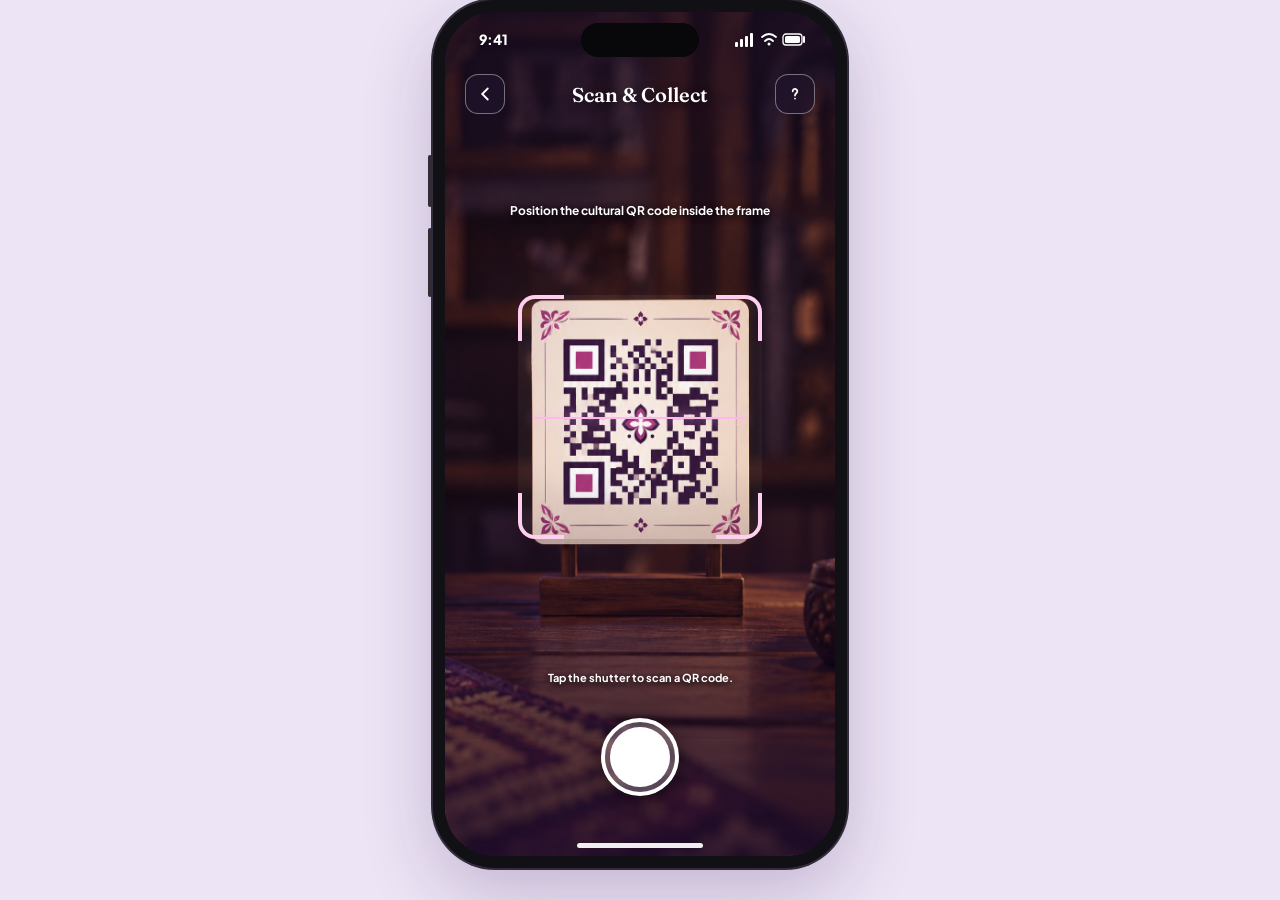
<file: scan-qr.html>
<!doctype html>
<html lang="en"><head><meta charset="UTF-8"><meta name="viewport" content="width=device-width,initial-scale=1,viewport-fit=cover"><title>Terooka | Scan QR</title>
  <link href="https://fonts.googleapis.com/css2?family=Fraunces:wght@400;500;600;700&family=Plus+Jakarta+Sans:wght@400;500;600;700;800&display=swap" rel="stylesheet">
  <style>
    :root{--purple:#5724a3;--pink:#d842a0;--ink:#32204b;--gradient:linear-gradient(115deg,#5724a3,#a448b7,#d842a0)}*{box-sizing:border-box}html,body{margin:0;min-height:100%;font-family:'Plus Jakarta Sans',sans-serif}body{background:#ede4f5;display:grid;place-items:center}button{font:inherit;cursor:pointer}button:focus-visible{outline:3px solid #ffc6ef;outline-offset:3px}.stage{position:relative;width:414px;height:868px;transform-origin:center center;flex-shrink:0}.phone{position:absolute;inset:0;padding:12px;background:#111015;border-radius:62px;box-shadow:0 24px 70px #3619583b,0 0 0 2px #343039}.phone:before,.phone:after{content:'';position:absolute;left:-5px;width:4px;background:#302b35;border-radius:4px}.phone:before{top:155px;height:52px}.phone:after{top:228px;height:69px}.screen{position:relative;width:100%;height:100%;border-radius:50px;overflow:hidden;background:#23152f;color:#fff}.island{position:absolute;z-index:30;top:11px;left:50%;transform:translateX(-50%);width:118px;height:34px;border-radius:30px;background:#08070a}.status{position:absolute;z-index:29;top:18px;left:34px;right:30px;display:flex;justify-content:space-between;align-items:center;font-size:14px;font-weight:800;pointer-events:none}.homebar{position:absolute;z-index:30;bottom:8px;left:50%;transform:translateX(-50%);width:126px;height:5px;border-radius:20px;background:#fffe}.scene{position:absolute;inset:0;background:#39254d}.scene img{width:100%;height:100%;object-fit:cover}.scene:after{content:'';position:absolute;inset:0;background:linear-gradient(to bottom,#180d2888,transparent 29%,transparent 54%,#1a0c2cbd)}.top{position:absolute;z-index:8;top:62px;left:20px;right:20px;display:flex;align-items:center;justify-content:space-between;gap:8px}.top h1{font:600 20px 'Fraunces',serif;margin:0;text-shadow:0 2px 8px #0007}.glass{border:1px solid #ffffff65;background:#21152ca8;color:#fff;border-radius:13px;backdrop-filter:blur(12px)}.square{width:40px;height:40px;padding:0;display:grid;place-items:center}.scan-frame{position:absolute;top:48%;left:50%;transform:translate(-50%,-50%);width:244px;height:244px;border-radius:18px;background:#ffffff0b;box-shadow:0 0 0 200px #160a271c;pointer-events:none}.corner{position:absolute;width:46px;height:46px;border:4px solid #ffcfef}.tl{top:0;left:0;border-right:0;border-bottom:0;border-radius:17px 0 0 0}.tr{top:0;right:0;border-left:0;border-bottom:0;border-radius:0 17px 0 0}.bl{bottom:0;left:0;border-right:0;border-top:0;border-radius:0 0 0 17px}.br{bottom:0;right:0;border-left:0;border-top:0;border-radius:0 0 17px 0}.scan-line{position:absolute;left:16px;right:16px;top:50%;height:2px;background:#ffb8ed;box-shadow:0 0 14px #ffc5f1}.hint{position:absolute;z-index:6;left:25px;right:25px;top:177px;text-align:center;font-size:12px;line-height:1.6;font-weight:700;text-shadow:0 2px 7px #000}.caption{position:absolute;z-index:6;bottom:157px;left:24px;right:24px;text-align:center;font-size:11px;line-height:1.7;font-weight:700;text-shadow:0 2px 7px #000}.camera-actions{position:absolute;z-index:7;bottom:60px;left:0;right:0;display:flex;justify-content:center}.shutter{width:78px;height:78px;border:4px solid white;background:#ffffff3b;border-radius:50%;padding:5px;box-shadow:0 4px 22px #0007}.shutter:after{content:'';display:block;width:100%;height:100%;border-radius:50%;background:white}.dim{position:absolute;z-index:15;inset:0;background:#160a2780;opacity:0;pointer-events:none;transition:opacity .25s}.dim.open{opacity:1;pointer-events:auto}.sheet{position:absolute;z-index:16;bottom:0;left:0;right:0;max-height:75%;overflow-y:auto;overscroll-behavior:contain;background:linear-gradient(145deg,#fbf4ff,#fff8fa);color:var(--ink);border-radius:29px 29px 0 0;padding:13px 23px 34px;transform:translateY(105%);transition:transform .28s ease;box-shadow:0 -12px 35px #1b0c2c55}.sheet.open{transform:translateY(0)}.handle{height:5px;width:44px;border-radius:10px;background:#d7c5e3;margin:0 auto 18px}.sheet-head{display:flex;justify-content:space-between;gap:12px;align-items:start}.eyebrow{font-size:10px;font-weight:800;text-transform:uppercase;letter-spacing:.09em;color:var(--pink)}h2{font:600 24px/1.22 'Fraunces',serif;margin:7px 0 14px}.close{width:34px;height:34px;display:flex;align-items:center;justify-content:center;padding:0;line-height:0;border:0;border-radius:10px;background:#eee1f7;color:var(--purple);font-size:23px;flex-shrink:0}.sheet p{font-size:12px;line-height:1.8;color:#6c5b79}.option{display:block;width:100%;padding:13px;margin:9px 0;border:1px solid #e8daf0;border-radius:13px;background:white;color:var(--ink);text-align:left}.option strong{display:block;font-size:12px}.option small{display:block;margin-top:5px;color:#796b85;font-size:10px}.btn{display:block;width:100%;min-height:50px;border:0;border-radius:14px;padding:12px 15px;background:var(--gradient);color:white;font-size:12px;font-weight:800;margin-top:14px}.secondary{background:white;color:var(--purple);border:1px solid #e8daf0}.stamp-preview{display:grid;place-items:center;gap:8px;padding:17px;background:#f0e4f8;border-radius:18px;text-align:center}.stamp-preview img{height:105px;max-width:130px;object-fit:contain}.stamp-preview strong{font-size:13px}.stamp-preview small{color:#796b85}.note{padding:11px 13px;background:#f0e4f8;border-radius:12px;font-size:11px;color:#64477b;line-height:1.6}.toast{position:absolute;z-index:25;top:58px;left:50%;transform:translateX(-50%);width:max-content;max-width:86%;padding:11px 14px;border-radius:12px;background:white;color:var(--purple);font-size:11px;font-weight:800;display:none;text-align:center;box-shadow:0 5px 20px #0003}
    @media(max-width:500px){html,body{width:100%;min-height:100%;overflow:hidden}body{display:block;background:#23152f}.stage,.phone{width:100%!important;height:100dvh!important;transform:none!important}.phone{position:relative;inset:auto;padding:0!important;border:0;border-radius:0;box-shadow:none;background:transparent}.phone:before,.phone:after,.island,.status,.homebar{display:none}.screen{border-radius:0}.top{top:calc(20px + env(safe-area-inset-top))}.hint{top:calc(145px + env(safe-area-inset-top))}.camera-actions{bottom:calc(28px + env(safe-area-inset-bottom))}.caption{bottom:calc(120px + env(safe-area-inset-bottom))}.sheet{padding-bottom:calc(28px + env(safe-area-inset-bottom))}.toast{top:calc(18px + env(safe-area-inset-top))}}@media(prefers-reduced-motion:reduce){.dim,.sheet{transition:none}}
    .close svg{display:block;width:20px;height:20px;flex-shrink:0}
  </style></head><body><div class="stage" id="stage"><div class="phone"><main class="screen"><div class="island"></div><div class="status"><span>9:41</span><svg width="70" height="15" viewBox="0 0 70 15" fill="none" aria-hidden="true"><g fill="white"><rect x="0" y="10" width="3" height="5" rx="1"/><rect x="5" y="7" width="3" height="8" rx="1"/><rect x="10" y="4" width="3" height="11" rx="1"/><rect x="15" y="1" width="3" height="14" rx="1"/></g><g stroke="white" stroke-width="1.8" stroke-linecap="round"><path d="M27 5Q34-1 41 5"/><path d="M30 9Q34 5 38 9"/></g><circle cx="34" cy="12" r="1.5" fill="white"/><rect x="48" y="2" width="19" height="11" rx="3" stroke="white" stroke-width="1.3"/><rect x="50" y="4" width="15" height="7" rx="1.6" fill="white"/><path d="M69 5v5" stroke="white" stroke-width="2" stroke-linecap="round"/></svg></div><div class="homebar"></div>
  <div class="scene"><img src="img/qr-demo.png" alt="Sarawak longhouse scanner demonstration"></div>
  <header class="top"><button type="button" class="glass square" id="back" aria-label="Back"><svg width="22" height="22" viewBox="0 0 24 24" fill="none" stroke="currentColor" stroke-width="2" stroke-linecap="round"><path d="m15 18-6-6 6-6"/></svg></button><h1>Scan & Collect</h1><button type="button" class="glass square" id="help" aria-label="Scanner help"><svg width="22" height="22" viewBox="0 0 24 24" fill="none" stroke="currentColor" stroke-width="2" stroke-linecap="round"><path d="M9.5 9a2.5 2.5 0 1 1 4.3 1.7c-1.1 1-1.8 1.5-1.8 3M12 17h.01"/></svg></button></header>
  <p class="hint">Position the cultural QR code inside the frame</p><div class="scan-frame" aria-hidden="true"><i class="corner tl"></i><i class="corner tr"></i><i class="corner bl"></i><i class="corner br"></i><div class="scan-line"></div></div><p class="caption">Tap the shutter to scan a QR code.</p><div class="camera-actions"><button type="button" class="shutter" id="shutter" aria-label="Simulate QR scan"></button></div>
  <div class="dim" id="dim"></div><section class="sheet" id="sheet" role="dialog" aria-modal="true" aria-label="QR scanner information"><div class="handle"></div><div class="sheet-head"><div><div class="eyebrow" id="eyebrow">Scan QR</div><h2 id="sheetTitle">Choose a place</h2></div><button type="button" class="close" id="close" aria-label="Close"><svg viewBox="0 0 24 24" width="20" height="20" fill="none" stroke="currentColor" stroke-width="2.2" stroke-linecap="round" aria-hidden="true"><path d="M6 6l12 12M18 6L6 18"/></svg></button></div><div id="sheetBody"></div></section><div class="toast" id="toast" role="status"></div>
</main></div></div><script src="places.js"></script><script>
  (()=>{'use strict';const $=id=>document.getElementById(id);function getUid(){try{const s=JSON.parse(localStorage.getItem('terooka_session')||'null');return s?.username||s?.email||'guest'}catch{return 'guest'}}const uid=getUid(),stampKey='terooka_stamps_'+uid,journeyKey='terooka_journeys_'+uid;const demoPlaces=[{id:'weaving',name:'Anyaman Heritage Workshop',city:'Kuching, Sarawak'},{id:'beads',name:'Borneo Bead Studio',city:'Kuching, Sarawak'},{id:'riverstory',name:'Riverfront Heritage Walk',city:'Kuching, Sarawak'},{id:'laksa',name:'Rasa Sarawak Kitchen',city:'Kuching, Sarawak'}];const places=Array.isArray(window.TerookaData?.places)&&window.TerookaData.places.length?window.TerookaData.places:demoPlaces;const images={riverstory:'riverfront_heritage_walk.png',laksa:'rasa_sarawak_kitchen.png',beads:'borneo_bead_studio.png',culturehouse:'stories_of_borneo_gallery.png',weaving:'anyaman_heritage_workshop.png',keklapis:'kek_lapis_corner.png',baucraft:'bau_heritage_craft_house.png',serian:'serian_cultural_stories.png'};let chosen=null;function read(k){try{const a=JSON.parse(localStorage.getItem(k)||'[]');return Array.isArray(a)?a:[]}catch{return []}}function esc(s){return String(s??'').replace(/[&<>"']/g,c=>({'&':'&amp;','<':'&lt;','>':'&gt;','"':'&quot;',"'":'&#39;'}[c]))}function active(){return read(journeyKey).find(j=>j.status==='active'||j.status==='ongoing'||j.isActive===true||(!j.status&&!j.endedAt))}function collected(id){return read(stampKey).some(s=>String(s.placeId||s.id)===String(id))}function open(title,eyebrow,body){$('sheetTitle').textContent=title;$('eyebrow').textContent=eyebrow;$('sheetBody').innerHTML=body;$('dim').classList.add('open');$('sheet').classList.add('open')}function close(){$('dim').classList.remove('open');$('sheet').classList.remove('open')}function toast(msg){$('toast').textContent=msg;$('toast').style.display='block';clearTimeout(toast.timer);toast.timer=setTimeout(()=>$('toast').style.display='none',2600)}function selection(){open('Choose a location','Prototype QR scan','<p>Select the cultural location whose QR code you are scanning. This demo simulates QR recognition.</p>'+places.map(p=>`<button type="button" class="option" data-place="${esc(p.id)}"><strong>${esc(p.name)}${collected(p.id)?' · Collected':''}</strong><small>${esc(p.city||p.location||'Sarawak')}</small></button>`).join(''))}function result(id){chosen=places.find(p=>String(p.id)===String(id));if(!chosen)return;const already=collected(id);const image=images[id];const preview=image?`<img src="img/${image}" alt="${esc(chosen.name)} stamp" onerror="this.style.display='none'">`:'<span style="font-size:38px">✦</span>';open(already?'Stamp Already Collected':'Cultural Location Found','QR scan result',`<div class="stamp-preview">${preview}<strong>${esc(chosen.name)}</strong><small>${esc(chosen.city||chosen.location||'Sarawak')}</small></div><p>${already?'You already have this digital stamp in your collection.':'You have discovered this cultural location. Collect its digital stamp to remember your visit.'}</p>${already?'':`<button type="button" class="btn" id="collect">Collect Digital Stamp</button>`}<button type="button" class="btn secondary" id="again">Scan Another QR</button>`);$('again').onclick=selection;if(!already)$('collect').onclick=collect}function collect(){if(!chosen||collected(chosen.id)){toast('Stamp already collected');return}const list=read(stampKey),j=active();list.push({placeId:chosen.id,placeName:chosen.name,city:chosen.city||chosen.location||'Sarawak',journeyId:j?.id??null,collectedAt:new Date().toISOString(),verification:'prototype-collection'});try{localStorage.setItem(stampKey,JSON.stringify(list));open('Stamp Collected!','Collection updated',`<div class="stamp-preview"><span style="font-size:43px">✦</span><strong>${esc(chosen.name)}</strong><small>${j?'Added to your active journey and stamp collection':'Added to your stamp collection'}</small></div><p>Your cultural stamp has been saved successfully.</p><button type="button" class="btn" id="done">Done</button><button type="button" class="btn secondary" id="more">Scan Another QR</button>`);$('done').onclick=close;$('more').onclick=selection}catch{toast('Unable to save stamp. Check browser storage.')}}$('shutter').onclick=selection;$('close').onclick=close;$('dim').onclick=close;$('help').onclick=()=>open('How to Scan','Scanner guide','<p>1. Visit a participating cultural attraction.<br>2. Position its QR code inside the scanner frame.<br>3. Tap the shutter to scan.<br>4. Collect the digital stamp for that location.</p><div class="note">Prototype mode: the shutter opens a list of demonstration locations. No real QR code is read.</div>');$('back').onclick=()=>{location.href='journey.html'};$('sheetBody').addEventListener('click',e=>{const b=e.target.closest('[data-place]');if(b)result(b.dataset.place)});function resize(){if(matchMedia('(max-width:500px)').matches){$('stage').style.transform='none';return}const s=Math.min((innerWidth-28)/414,(innerHeight-28)/868,1);$('stage').style.transform='scale('+s+')'}addEventListener('resize',resize);resize();addEventListener('keydown',e=>{if(e.key==='Escape')close()});})();
</script></body></html>
</file>
